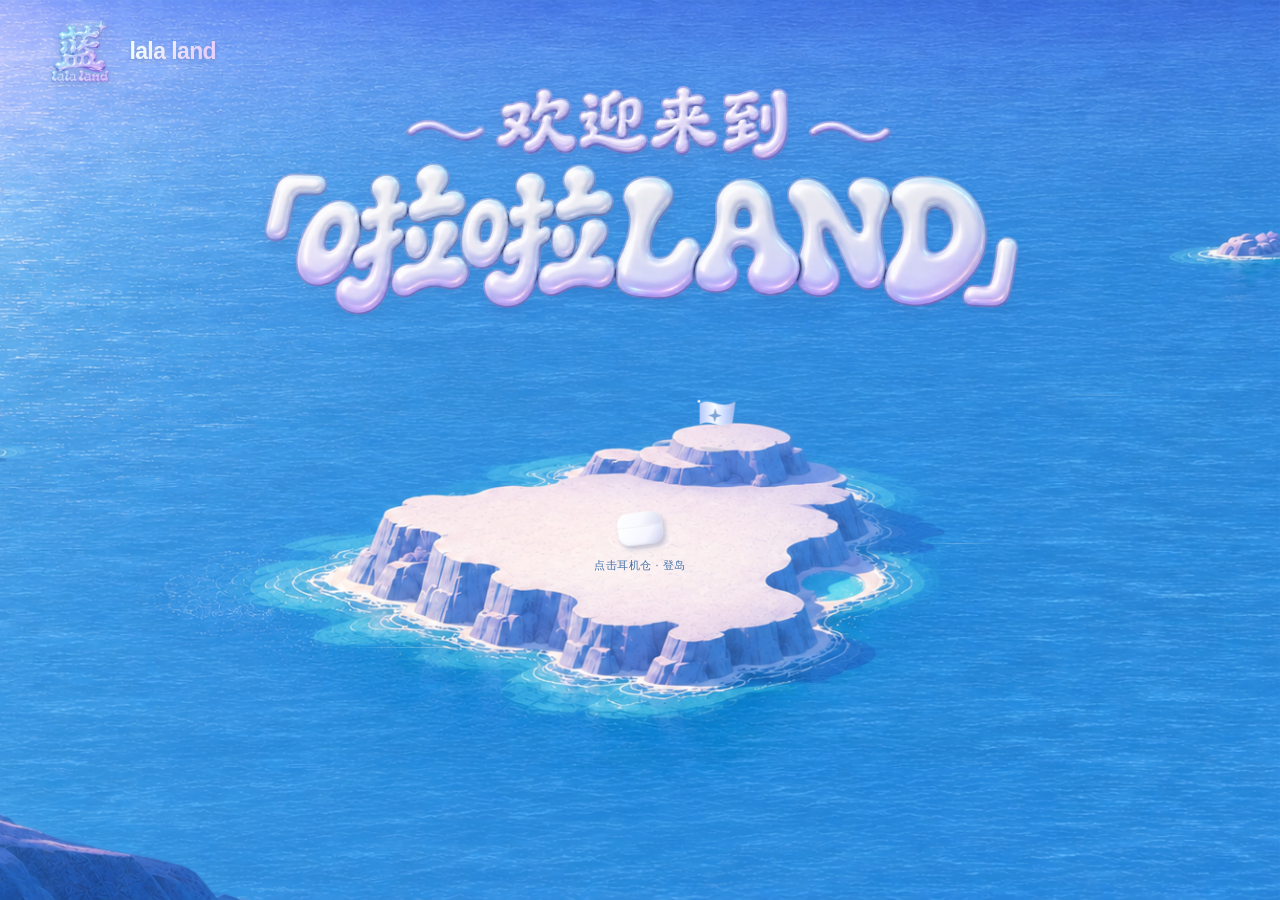
<file: index.html>
<!doctype html>
<html lang="zh-CN">
<head>
  <meta charset="utf-8">
  <meta name="viewport" content="width=device-width, initial-scale=1">
  <title>啦啦LAND · 蓝蓝’s land</title>
  <meta name="description" content="lala land · 蓝蓝的互动小岛 · AI-Lover 陪伴智能体 / 写作出版 / 用户研究 / AI 协作">
  <style>
    *, *::before, *::after { box-sizing: border-box; margin: 0; padding: 0; }
    :root {
      --cream: #fefcf6;
      --cream-dark: #faf6eb;
      --ink: #1a1a2e;
      --ink-light: #4f5364;
      --ink-faint: #8a8fa3;
      --blue: #2b7fd8;
      --blue-deep: #1e5ba8;
      --yellow: #f4d758;
      --red: #e84a5f;
      --green: #4ade80;
      --card: rgba(255, 255, 255, 0.88);
      --shadow: 0 18px 50px rgba(20, 34, 68, 0.22);
      --ease: cubic-bezier(0.16, 1, 0.3, 1);
    }

    html { overflow: hidden; background: var(--cream); }
    html.scroll-unlocked { overflow: auto; overflow-x: hidden; }
    body {
      min-height: 100vh;
      background: var(--cream);
      color: var(--ink);
      font-family: -apple-system, BlinkMacSystemFont, "Segoe UI", "PingFang SC", "Noto Sans SC", sans-serif;
      -webkit-font-smoothing: antialiased;
      letter-spacing: 0;
    }
    a { color: inherit; text-decoration: none; }
    button { font: inherit; color: inherit; }

    .tab-page { display: none; min-height: 100vh; }
    .tab-page.active { display: block; }

    .pill-nav {
      position: fixed;
      left: 50%;
      bottom: 5%;
      z-index: 1000;
      display: flex;
      gap: 4px;
      width: min(61vw, 860px);
      justify-content: space-between;
      padding: 5px 10px;
      border: 1px solid rgba(255, 255, 255, 0.65);
      border-radius: 999px;
      background: rgba(255, 255, 255, 0.22);
      box-shadow: inset 0 1px 0 rgba(255,255,255,.85), inset 0 -1px 0 rgba(255,255,255,.18), 0 10px 28px rgba(40,60,90,.08);
      -webkit-backdrop-filter: blur(22px) saturate(1.65);
      backdrop-filter: blur(22px) saturate(1.65);
      transform: translateX(-50%);
      transition: opacity 0.4s ease, transform 0.4s var(--ease);
    }
    .pill-nav.hidden-during-intro {
      opacity: 0;
      pointer-events: none;
      transform: translateX(-50%) translateY(16px);
    }
    .pill-nav button {
      flex: 1;
      border: 0;
      border-radius: 999px;
      background: transparent;
      padding: 10px 12px;
      color: #46597a;
      font-size: 14px;
      font-weight: 600;
      letter-spacing: 1px;
      cursor: pointer;
      white-space: nowrap;
    }
    .pill-nav button.active {
      color: #2c4468;
      background: rgba(255, 255, 255, 0.42);
      box-shadow: inset 0 1px 1px rgba(255,255,255,.8);
    }
    .pill-num {
      margin-right: 8px;
      opacity: 0.8;
      font: inherit;
    }

    .hero-section {
      position: relative;
      z-index: 10;
      display: flex;
      min-height: 100vh;
      flex-direction: column;
      align-items: center;
      justify-content: center;
      overflow: hidden;
      background: var(--cream);
    }
    .macbook-wrapper {
      display: flex;
      flex-direction: column;
      align-items: center;
      will-change: transform, opacity;
    }
    .macbook-wrapper.zoom-transition {
      transition: transform 1.5s cubic-bezier(0.4, 0, 0.2, 1), opacity 0.3s ease;
    }
    .macbook-screen-bezel {
      position: relative;
      width: 708px;
      max-width: 88vw;
      padding: 0 14px 14px;
      border-radius: 14px 14px 0 0;
      background: #2a2a30;
      cursor: pointer;
    }
    .macbook-notch {
      width: 130px;
      height: 14px;
      margin: 0 auto;
      border-radius: 0 0 10px 10px;
      background: #2a2a30;
    }
    .macbook-screen {
      position: relative;
      width: min(680px, calc(88vw - 28px));
      height: min(440px, 57vw);
      min-height: 290px;
      overflow: hidden;
      border-radius: 4px;
      background: var(--blue);
    }
    .macbook-screen::after,
    .exit-screen::after {
      content: "";
      position: absolute;
      inset: 0;
      z-index: 2;
      pointer-events: none;
      background: repeating-linear-gradient(0deg, transparent, transparent 2px, rgba(255,255,255,0.04) 2px, rgba(255,255,255,0.04) 3px);
    }
    .macbook-hinge {
      width: min(720px, 90vw);
      height: 3px;
      border-radius: 0 0 2px 2px;
      background: linear-gradient(180deg, #8a8a8e, #6e6e72);
    }
    .macbook-base {
      width: min(760px, 94vw);
      height: 14px;
      border-radius: 0 0 10px 10px;
      background: linear-gradient(180deg, #c8c8cc 0%, #a8a8ac 30%, #b8b8bc 70%, #9a9a9e 100%);
    }
    .macbook-shadow {
      width: min(700px, 86vw);
      height: 40px;
      margin-top: 4px;
      background: radial-gradient(ellipse at center, rgba(0,0,0,0.25), transparent 70%);
    }

    .terminal {
      position: relative;
      height: 100%;
      overflow: hidden;
      padding: 16px 20px;
      color: white;
      font-family: ui-monospace, SFMono-Regular, Menlo, Consolas, monospace;
      font-size: 13px;
      line-height: 1.7;
    }
    .terminal.scale-through {
      opacity: 0;
      filter: blur(2px);
      transform: scale(1.15);
      transition: transform 0.8s cubic-bezier(0.4, 0, 0.2, 1), opacity 0.8s cubic-bezier(0.4, 0, 0.2, 1), filter 0.8s cubic-bezier(0.4, 0, 0.2, 1);
    }
    .terminal-titlebar {
      display: flex;
      align-items: center;
      gap: 7px;
      margin-bottom: 14px;
      padding-bottom: 12px;
      border-bottom: 1px solid rgba(255,255,255,0.15);
    }
    .terminal-dot { width: 10px; height: 10px; border-radius: 50%; }
    .terminal-dot.red { background: #ff5f57; }
    .terminal-dot.yellow { background: #ffbd2e; }
    .terminal-dot.green { background: #28ca41; }
    .terminal-title {
      margin: 0 auto;
      color: rgba(255,255,255,0.55);
      font-family: sans-serif;
      font-size: 11px;
    }
    .term-line {
      opacity: 0;
      transform: translateY(6px);
      white-space: pre-wrap;
      word-break: break-word;
    }
    .term-line.visible { animation: lineReveal 0.35s ease forwards; }
    @keyframes lineReveal { to { opacity: 1; transform: translateY(0); } }
    .term-prompt { color: var(--yellow); font-weight: 800; }
    .term-cmd { color: #fff; font-weight: 600; }
    .term-output { color: rgba(255,255,255,0.88); }
    .term-gold {
      display: inline-block;
      border-radius: 3px;
      padding: 2px 8px;
      background: var(--yellow);
      color: var(--blue-deep);
      font-weight: 800;
    }
    .cursor {
      display: inline-block;
      width: 9px;
      height: 17px;
      margin-left: 2px;
      vertical-align: middle;
      background: white;
      animation: blink 1s step-end infinite;
    }
    @keyframes blink { 50% { opacity: 0; } }

    .hero-cta {
      margin-top: 36px;
      text-align: center;
      opacity: 0;
      cursor: pointer;
      transition: opacity 0.6s ease;
    }
    .hero-cta.visible { opacity: 1; }
    .hero-cta.hidden { opacity: 0; pointer-events: none; }
    .cta-text {
      color: var(--ink-faint);
      font-family: ui-monospace, SFMono-Regular, Menlo, Consolas, monospace;
      font-size: 13px;
      letter-spacing: 1px;
    }
    .cta-arrow {
      margin-top: 8px;
      color: var(--ink-faint);
      font-size: 18px;
      animation: bounce 1.6s ease infinite;
    }
    @keyframes bounce { 50% { transform: translateY(6px); } }
    .transition-overlay {
      position: fixed;
      inset: 0;
      z-index: 2000;
      opacity: 0;
      pointer-events: none;
      background: var(--blue);
      transition: opacity 0.22s ease;
    }
    .transition-overlay.active { opacity: 1; pointer-events: auto; }

    .desktop { position: relative; min-height: 100vh; background: var(--blue); }
    .desktop-menubar {
      position: sticky;
      top: 0;
      z-index: 40;
      display: flex;
      align-items: center;
      gap: 18px;
      height: 30px;
      padding: 0 18px;
      color: rgba(255,255,255,0.78);
      background: rgba(30, 91, 168, 0.22);
      backdrop-filter: blur(10px);
      font-size: 12px;
    }
    .mb-logo {
      color: var(--yellow);
      font-family: "Comic Sans MS", "Bradley Hand", cursive;
      font-weight: 800;
    }
    .mb-clock { margin-left: auto; font-family: ui-monospace, SFMono-Regular, Menlo, Consolas, monospace; }
    .desktop-surface {
      position: relative;
      height: calc(100vh - 30px);
      overflow: hidden;
      background: var(--blue);
    }
    .wp-star {
      position: absolute;
      z-index: 0;
      color: var(--yellow);
      font-size: var(--size, 14px);
      opacity: var(--op, 0.7);
      pointer-events: none;
      --push: translate(0, 0) scale(1);
      transform: var(--push);
      animation: wpTwinkle var(--dur, 3s) ease-in-out infinite, wpWobble var(--wdur, 4s) ease-in-out infinite;
      animation-delay: var(--delay, 0s);
      transition: transform 0.2s ease;
    }
    .wp-star.disturbed { animation-play-state: paused; opacity: 1 !important; }
    @keyframes wpTwinkle { 50% { opacity: calc(var(--op, 0.7) * 0.25); } }
    @keyframes wpWobble {
      0%, 100% { transform: var(--push) rotate(0deg) translateX(0); }
      25% { transform: var(--push) rotate(10deg) translateX(2px); }
      75% { transform: var(--push) rotate(-10deg) translateX(-2px); }
    }
    .click-star {
      position: fixed;
      z-index: 9999;
      pointer-events: none;
      color: var(--yellow);
      animation: starPop 0.75s ease-out forwards;
    }
    @keyframes starPop {
      0% { opacity: 0.9; transform: scale(0) rotate(0deg); }
      30% { opacity: 0.85; transform: scale(1.2) rotate(10deg); }
      100% { opacity: 0; transform: scale(0.8); }
    }
    .desktop-sticker {
      position: absolute;
      left: 15%;
      bottom: 20%;
      z-index: 4;
      width: min(300px, 34vw);
      min-width: 180px;
      cursor: grab;
      user-select: none;
      touch-action: none;
      transition: filter 0.2s ease, transform 0.2s ease;
    }
    .desktop-sticker:hover { filter: drop-shadow(0 8px 18px rgba(0,0,0,0.22)); transform: rotate(-1deg); }
    .desktop-sticker.dragging { cursor: grabbing; filter: drop-shadow(0 12px 24px rgba(0,0,0,.24)); transform: none; }
    .desktop-sticker img {
      display: block;
      width: 100%;
      border: 5px solid rgba(255,255,255,0.88);
      border-radius: 50%;
      box-shadow: 0 12px 30px rgba(0,0,0,0.18);
      pointer-events: none;
    }

    .desktop-icons {
      position: absolute;
      inset: 0;
      z-index: 5;
    }
    .dicon {
      position: absolute;
      display: flex;
      width: 82px;
      flex-direction: column;
      align-items: center;
      gap: 7px;
      padding: 10px 4px;
      border-radius: 10px;
      cursor: grab;
      user-select: none;
      touch-action: none;
      transition: background 0.15s, box-shadow 0.15s;
    }
    .dicon:hover { background: rgba(255,255,255,0.12); }
    .dicon.selected { background: rgba(255,255,255,0.16); box-shadow: inset 0 0 0 1px rgba(255,255,255,.22); }
    .dicon.dragging { z-index: 30; cursor: grabbing; background: rgba(255,255,255,0.2); }
    .dicon-art {
      position: relative;
      width: 48px;
      height: 48px;
      overflow: hidden;
      border-radius: 10px;
      background: white;
      box-shadow: 0 2px 6px rgba(0,0,0,0.18);
    }
    .dicon-art.folder { background: linear-gradient(180deg, #f8e07a, var(--yellow)); }
    .dicon-art.folder::before {
      content: "";
      position: absolute;
      top: 0;
      left: 5px;
      width: 20px;
      height: 8px;
      border-radius: 4px 4px 0 0;
      background: rgba(255,255,255,0.46);
    }
    .dicon-art.file { border: 1.5px solid rgba(43,127,216,0.3); }
    .dicon-art.file img { width: 100%; height: 100%; object-fit: cover; pointer-events: none; }
    .dicon-art.file::after {
      content: attr(data-ext);
      position: absolute;
      left: 50%;
      bottom: 4px;
      transform: translateX(-50%);
      border-radius: 3px;
      padding: 1px 5px;
      background: var(--blue-deep);
      color: #fff8e1;
      font-family: ui-monospace, SFMono-Regular, Menlo, Consolas, monospace;
      font-size: 8px;
      font-weight: 800;
    }
    .dicon-art.app-blue {
      display: grid;
      place-items: center;
      background: #fff8f0;
      border: 1.5px solid rgba(43,127,216,0.32);
    }
    .dicon-art.app-blue img {
      width: 38px;
      height: 38px;
      border-radius: 50%;
      object-fit: cover;
    }
    .dicon-label {
      color: rgba(255,255,255,0.93);
      font-family: ui-monospace, SFMono-Regular, Menlo, Consolas, monospace;
      font-size: 11px;
      line-height: 1.25;
      text-align: center;
      text-shadow: 0 1px 3px rgba(0,0,0,0.32);
      word-break: break-word;
    }
    .sync-folder-count { color: rgba(255,255,255,.72); font-size: 9px; }
    .sync-note-list { display: grid; gap: 8px; }
    .sync-note-item { border: 1px solid rgba(26,26,46,.1); border-radius: 6px; padding: 11px 12px; background: white; }
    .sync-note-item h3 { margin: 0 0 5px; font: 800 15px Georgia, "Songti SC", serif; }
    .sync-note-item p { margin: 0; color: var(--ink-light); font-size: 11px; line-height: 1.65; }

    .os-window {
      position: absolute;
      z-index: 100;
      width: min(540px, 88vw);
      overflow: hidden;
      border: 1px solid rgba(0,0,0,0.12);
      border-radius: 10px;
      background: var(--cream);
      box-shadow: var(--shadow), 0 0 0 0.5px rgba(0,0,0,0.06);
      animation: winPop 0.25s var(--ease);
    }
    @keyframes winPop { from { opacity: 0; transform: scale(0.92) translateY(8px); } }
    .os-dragbar {
      position: absolute;
      inset: 0 0 auto;
      z-index: 10;
      height: 36px;
      cursor: grab;
      user-select: none;
      touch-action: none;
    }
    .os-traffic {
      position: absolute;
      top: 12px;
      left: 12px;
      z-index: 11;
      display: flex;
      gap: 7px;
    }
    .os-traffic span {
      display: block;
      width: 12px;
      height: 12px;
      border-radius: 50%;
    }
    .tl-close { background: #ff5f56; cursor: pointer; }
    .tl-min { background: #ffbd2e; }
    .tl-max { background: #27c93f; }
    .os-external {
      position: absolute;
      top: 9px;
      right: 12px;
      z-index: 11;
      display: grid;
      place-items: center;
      width: 22px;
      height: 22px;
      color: rgba(0,0,0,0.44);
      cursor: pointer;
    }
    .os-body {
      max-height: min(58vh, 520px);
      overflow: auto;
      padding: 38px 26px 24px;
    }
    .os-body-iframe { height: calc(100% - 36px); max-height: none; padding: 36px 0 0; overflow: hidden; }
    .os-resize {
      position: absolute;
      right: 0;
      bottom: 0;
      z-index: 15;
      width: 16px;
      height: 16px;
      cursor: nwse-resize;
      touch-action: none;
    }
    .os-resize::after {
      content: "";
      position: absolute;
      right: 4px;
      bottom: 4px;
      width: 8px;
      height: 8px;
      border-right: 2px solid rgba(0,0,0,0.16);
      border-bottom: 2px solid rgba(0,0,0,0.16);
    }
    .win-folder {
      display: grid;
      grid-template-columns: repeat(3, 1fr);
      gap: 18px;
      text-align: center;
    }
    .folder-icon {
      display: grid;
      justify-items: center;
      gap: 8px;
      padding: 10px 4px;
      border-radius: 10px;
      cursor: pointer;
    }
    .folder-icon:hover { background: rgba(43,127,216,0.08); }
    .folder-icon-art {
      width: 48px;
      height: 48px;
      border-radius: 10px;
      background: white;
      box-shadow: 0 2px 7px rgba(0,0,0,0.14);
    }
    .folder-icon-art.file {
      position: relative;
      border: 1px solid rgba(43,127,216,0.24);
    }
    .folder-icon-art.file::after {
      content: attr(data-ext);
      position: absolute;
      left: 50%;
      bottom: 4px;
      transform: translateX(-50%);
      border-radius: 3px;
      padding: 1px 5px;
      background: var(--blue);
      color: white;
      font-size: 8px;
      font-weight: 800;
    }
    .folder-icon-label {
      color: var(--ink-light);
      font-size: 12px;
      line-height: 1.25;
    }

    .sayhi-heading {
      color: var(--ink);
      font-family: "Comic Sans MS", "Bradley Hand", cursive;
      font-size: 34px;
      font-weight: 800;
      line-height: 1.1;
    }
    .sayhi-sub {
      margin: 6px 0 22px;
      color: var(--ink-faint);
      font-family: ui-monospace, SFMono-Regular, Menlo, Consolas, monospace;
      font-size: 10px;
      text-transform: uppercase;
    }
    .services-grid {
      display: grid;
      grid-template-columns: 1fr 1fr;
      gap: 12px;
      margin-bottom: 22px;
    }
    .service-card {
      border: 1px solid rgba(43,127,216,0.18);
      border-radius: 14px;
      padding: 14px;
      background: white;
    }
    .service-title { margin-bottom: 6px; color: var(--blue-deep); font-size: 15px; font-weight: 800; }
    .service-desc { color: var(--ink-light); font-size: 13px; line-height: 1.6; }
    .sayhi-links {
      display: grid;
      gap: 8px;
      color: var(--ink-light);
      font-size: 13px;
    }
    .sayhi-links a { color: var(--blue); font-weight: 700; }

    .profile-card {
      display: grid;
      grid-template-columns: 108px 1fr;
      gap: 18px;
      align-items: start;
    }
    .profile-card img {
      width: 108px;
      height: 108px;
      border: 4px solid var(--blue);
      border-radius: 50%;
      object-fit: cover;
    }
    .profile-card h2 {
      margin-bottom: 8px;
      color: var(--ink);
      font-size: 28px;
    }
    .profile-card p {
      margin-bottom: 10px;
      color: var(--ink-light);
      font-size: 14px;
      line-height: 1.7;
    }
    .profile-meta {
      display: flex;
      flex-wrap: wrap;
      gap: 8px;
      margin-top: 12px;
    }
    .profile-meta span {
      border-radius: 999px;
      padding: 5px 10px;
      background: rgba(43,127,216,0.1);
      color: var(--blue-deep);
      font-size: 12px;
      font-weight: 700;
    }

    .blue-chat-window { width: min(720px, 92vw); height: min(560px, 78vh); }
    .blue-chat {
      display: flex;
      height: 100%;
      overflow: hidden;
      background: #f9f8f5;
    }
    .blue-sidebar {
      display: flex;
      width: 58px;
      flex-shrink: 0;
      flex-direction: column;
      align-items: center;
      justify-content: center;
      gap: 16px;
      border-right: 1px solid #e5e3df;
      background: #f9f8f5;
    }
    .blue-sidebar img,
    .bot-avatar img {
      width: 36px;
      height: 36px;
      border-radius: 50%;
      object-fit: cover;
    }
    .blue-main { display: flex; min-width: 0; flex: 1; flex-direction: column; }
    .blue-chat-window .os-dragbar { right: auto; width: 66px; }
    .blue-topbar {
      display: flex;
      flex-shrink: 0;
      align-items: center;
      gap: 18px;
      height: 38px;
      padding: 0 16px;
      border-bottom: 1px solid #eae8e4;
      background: #fafaf9;
    }
    .blue-tab {
      border: 0;
      padding: 10px 0;
      border-bottom: 2px solid transparent;
      background: transparent;
      color: #999;
      font-size: 12px;
      cursor: pointer;
    }
    .blue-tab.active { color: #111; border-bottom-color: #111; font-weight: 700; }
    .blue-search {
      display: flex;
      flex-shrink: 0;
      align-items: center;
      height: 30px;
      margin: 8px 14px;
      border-radius: 15px;
      padding: 0 12px;
      background: #efede9;
      color: #aaa;
      font-size: 12px;
    }
    .blue-search input { width: 100%; border: 0; outline: 0; background: transparent; color: #333; font: inherit; }
    .agent-pane { display: none; min-height: 0; flex: 1; flex-direction: column; overflow: hidden; }
    .agent-pane.active { display: flex; }
    .chat-log {
      display: flex;
      flex: 1;
      flex-direction: column;
      gap: 14px;
      overflow-y: auto;
      padding: 16px 18px;
    }
    .msg-user { align-self: flex-end; max-width: 72%; }
    .msg-user .bubble {
      border-radius: 10px;
      padding: 9px 14px;
      background: #e8e6e1;
      color: #111;
      font-size: 13px;
      line-height: 1.6;
    }
    .msg-bot { display: flex; max-width: 86%; gap: 8px; align-items: flex-start; }
    .bot-avatar img { width: 22px; height: 22px; }
    .bot-content { color: #111; font-size: 13px; line-height: 1.7; }
    .bot-mutter { margin-bottom: 3px; color: #999; font-size: 12px; }
    .blue-input-bar { flex-shrink: 0; padding: 10px 12px; background: #f9f8f5; }
    .blue-input {
      position: relative;
      display: flex;
      min-height: 68px;
      align-items: flex-start;
      gap: 10px;
      border: 1px solid #e0dfdb;
      border-radius: 12px;
      padding: 10px 12px 32px;
      background: #fafaf8;
      color: #aaa;
      font-size: 13px;
    }
    .blue-input textarea { width: 100%; min-height: 30px; max-height: 76px; resize: none; border: 0; outline: 0; background: transparent; color: #222; font: inherit; line-height: 1.5; }
    .agent-send { position: absolute; right: 12px; bottom: 7px; border: 0; border-radius: 5px; padding: 4px 8px; background: var(--blue); color: white; font-size: 11px; font-weight: 800; }
    .blue-input-footer {
      position: absolute;
      left: 14px;
      right: 62px;
      bottom: 8px;
      display: flex;
      justify-content: flex-start;
      color: #333;
      font-size: 12px;
      font-weight: 700;
    }
    .quick-questions { display: flex; flex-wrap: wrap; gap: 6px; margin: 3px 0 4px 30px; }
    .quick-question { border: 1px solid rgba(43,127,216,.25); border-radius: 5px; padding: 7px 9px; background: #f2f7fd; color: var(--blue-deep); font-size: 11px; font-weight: 750; }
    .quick-question:hover { border-color: var(--blue); background: #e7f2fd; }
    .typing-dots { display: inline-flex; gap: 3px; padding: 4px 0; }
    .typing-dots i { width: 5px; height: 5px; border-radius: 50%; background: #aaa; animation: agentDot .9s infinite alternate; }
    .typing-dots i:nth-child(2) { animation-delay: .15s; }
    .typing-dots i:nth-child(3) { animation-delay: .3s; }
    @keyframes agentDot { to { transform: translateY(-4px); background: var(--blue); } }
    .agent-panel-scroll { flex: 1; overflow-y: auto; padding: 14px 16px 18px; }
    .agent-panel-head { display: flex; align-items: end; justify-content: space-between; gap: 14px; border-bottom: 2px solid #202133; padding-bottom: 10px; }
    .agent-panel-head h3 { margin: 0; font: 850 21px Georgia, "Songti SC", serif; }
    .agent-panel-head span { color: #999; font-size: 10px; }
    .agent-grid { display: grid; grid-template-columns: repeat(2, 1fr); gap: 8px; margin-top: 12px; }
    .agent-item { position: relative; border: 1px solid #e2e0dc; border-radius: 6px; padding: 12px; background: white; }
    .agent-item small { color: var(--blue); font: 800 9px ui-monospace, monospace; }
    .agent-item h4 { margin: 10px 0 6px; font-size: 13px; }
    .agent-item p { margin: 0; color: #777; font-size: 10px; line-height: 1.55; }
    .agent-item a { display: inline-block; margin-top: 10px; color: var(--blue-deep); font-size: 10px; font-weight: 800; }
    .spark-button, .agent-add-button { border: 0; border-radius: 5px; padding: 8px 10px; background: var(--yellow); color: var(--ink); font-size: 10px; font-weight: 850; }
    .spark-output { margin-top: 12px; border-left: 4px solid var(--yellow); padding: 16px; background: white; font: 750 15px/1.7 Georgia, "Songti SC", serif; }
    .agent-task-list { display: grid; gap: 7px; margin-top: 12px; }
    .agent-task { display: grid; grid-template-columns: 20px 1fr auto; gap: 8px; align-items: center; border-bottom: 1px solid #e7e5e0; padding: 10px 2px; font-size: 11px; }
    .agent-task input { accent-color: var(--blue); }
    .agent-task:has(input:checked) span { color: #999; text-decoration: line-through; }
    .agent-task time { color: #aaa; font: 700 9px ui-monospace, monospace; }
    .agent-add-row { display: grid; grid-template-columns: 1fr 110px auto; gap: 7px; margin-top: 14px; }
    .agent-add-row input { min-width: 0; height: 34px; border: 1px solid #ddd; border-radius: 5px; padding: 0 8px; background: white; font-size: 10px; }
    .favorite-toggle { position: absolute; right: 9px; top: 9px; border: 0; background: transparent; color: #bbb; font-size: 17px; }
    .favorite-toggle.saved { color: var(--red); }

    .exit-section {
      position: relative;
      height: 220vh;
      background: var(--cream);
    }
    .exit-sticky {
      position: sticky;
      top: 0;
      display: grid;
      min-height: 100vh;
      place-items: center;
      overflow: hidden;
    }
    .exit-macbook-wrapper {
      display: flex;
      flex-direction: column;
      align-items: center;
      transform-origin: center;
    }
    .exit-bezel {
      width: 708px;
      max-width: 88vw;
      padding: 0 14px 14px;
      border-radius: 14px 14px 0 0;
      background: #2a2a30;
    }
    .exit-notch {
      width: 130px;
      height: 14px;
      margin: 0 auto;
      border-radius: 0 0 10px 10px;
      background: #2a2a30;
    }
    .exit-screen {
      position: relative;
      width: min(680px, calc(88vw - 28px));
      height: min(440px, 57vw);
      min-height: 290px;
      overflow: hidden;
      border-radius: 4px;
      background: var(--blue);
    }
    .goodbye-screen {
      position: absolute;
      inset: 0;
      display: flex;
      flex-direction: column;
      opacity: 0;
      color: white;
      background: var(--blue);
    }
    .goodbye-screen.visible { opacity: 1; }
    .goodbye-titlebar {
      display: flex;
      align-items: center;
      gap: 7px;
      padding: 14px 18px 12px;
      border-bottom: 1px solid rgba(255,255,255,0.16);
    }
    .goodbye-title-text {
      margin: 0 auto;
      color: rgba(255,255,255,0.55);
      font-size: 11px;
    }
    .goodbye-body {
      flex: 1;
      padding: 18px 22px;
      font-family: ui-monospace, SFMono-Regular, Menlo, Consolas, monospace;
      font-size: 13px;
      line-height: 1.8;
    }
    .gt-prompt { color: var(--yellow); font-weight: 800; }
    .gt-output { color: rgba(255,255,255,0.86); }
    .gt-output a { color: white; text-decoration: underline; }
    .gt-dim { color: rgba(255,255,255,0.6); }
    .gt-gold { display: inline-block; border-radius: 3px; padding: 1px 6px; background: var(--yellow); color: var(--blue-deep); font-weight: 800; }
    .goodbye-footer {
      padding: 0 20px 16px;
      color: rgba(255,255,255,0.5);
      font-size: 11px;
      text-align: center;
    }
    .exit-hinge { width: min(720px, 90vw); height: 3px; background: linear-gradient(180deg, #8a8a8e, #6e6e72); }
    .exit-base { width: min(760px, 94vw); height: 14px; border-radius: 0 0 10px 10px; background: linear-gradient(180deg, #c8c8cc 0%, #a8a8ac 30%, #b8b8bc 70%, #9a9a9e 100%); }
    .exit-shadow { width: min(700px, 86vw); height: 40px; margin-top: 4px; background: radial-gradient(ellipse at center, rgba(0,0,0,0.24), transparent 70%); }
    .back-to-top {
      position: absolute;
      left: 0;
      right: 0;
      bottom: 12vh;
      text-align: center;
    }
    .back-to-top a {
      display: inline-flex;
      align-items: center;
      gap: 8px;
      border-radius: 999px;
      padding: 11px 18px;
      background: white;
      box-shadow: 0 10px 30px rgba(20, 34, 68, 0.12);
      color: var(--blue-deep);
      font-size: 13px;
      font-weight: 800;
    }

    .works-page { min-height: 100vh; padding-bottom: 110px; background: var(--cream); }
    .works-hero {
      position: relative;
      display: flex;
      min-height: min(820px, 86vh);
      flex-direction: column;
      justify-content: center;
      overflow: hidden;
      border-bottom: 1px solid rgba(26,26,46,.12);
      padding: clamp(62px, 8vw, 108px) min(7vw, 96px) 54px;
      background: var(--cream);
    }
    .works-hero-avatar {
      position: absolute;
      right: 7vw;
      top: 9%;
      width: min(27vw, 350px);
      aspect-ratio: 1;
      border: 7px solid white;
      border-radius: 50%;
      object-fit: cover;
      opacity: .82;
      box-shadow: 0 18px 46px rgba(43,127,216,.15);
    }
    .works-hero-copy { position: relative; z-index: 2; width: min(820px, 72%); }
    .works-kicker { color: var(--blue); font-family: ui-monospace, SFMono-Regular, Menlo, Consolas, monospace; font-size: 11px; font-weight: 850; text-transform: uppercase; }
    .workflow-headline { margin: 15px 0 12px; font: 900 clamp(2.8rem, 6vw, 4.8rem)/.96 Georgia, "Songti SC", serif; }
    .workflow-headline em { color: var(--red); font-style: normal; }
    .workflow-subtitle { max-width: 650px; color: var(--ink-light); font-size: clamp(.96rem, 1.6vw, 1.2rem); line-height: 1.75; }
    .workflow-columns { position: relative; z-index: 2; display: grid; grid-template-columns: repeat(3, 1fr); gap: clamp(18px, 4vw, 56px); width: min(1180px, 100%); margin-top: clamp(38px, 6vw, 72px); }
    .workflow-col { border-top: 3px solid var(--ink); padding-top: 15px; }
    .workflow-col:nth-child(2) { border-color: var(--blue); }
    .workflow-col:nth-child(3) { border-color: var(--red); }
    .workflow-col-title { margin-bottom: 10px; color: var(--blue); font-family: ui-monospace, SFMono-Regular, Menlo, Consolas, monospace; font-size: 10px; font-weight: 850; }
    .workflow-item { display: grid; grid-template-columns: 72px 1fr; gap: 8px; padding: 8px 0; border-top: 1px solid rgba(26,26,46,.1); font-size: 11px; line-height: 1.55; }
    .workflow-item-label { font-weight: 850; }
    .workflow-item-desc { color: var(--ink-light); }
    .portfolio { width: min(1180px, calc(100% - 36px)); margin: 0 auto; padding-top: clamp(70px, 10vw, 120px); }
    .section-label { color: var(--blue); font-family: ui-monospace, SFMono-Regular, Menlo, Consolas, monospace; font-size: 11px; font-weight: 850; }
    .section-heading { margin: 10px 0 42px; font: 900 clamp(2rem, 4.6vw, 3.45rem)/1.04 Georgia, "Songti SC", serif; }
    .portfolio-row { display: grid; grid-template-columns: 1.08fr .92fr; gap: clamp(30px, 7vw, 90px); align-items: center; border-top: 1px solid rgba(26,26,46,.14); padding: clamp(46px, 7vw, 86px) 0; }
    .portfolio-row:nth-child(even) .portfolio-media { order: 2; }
    .portfolio-media { position: relative; min-width: 0; }
    .portfolio-media > img { display: block; width: 100%; max-height: 550px; border-radius: 8px; object-fit: cover; object-position: top; background: #eaf2fb; }
    .portfolio-media.book { display: grid; place-items: center; min-height: 540px; background: var(--blue); }
    .portfolio-media.book > img { width: min(68%, 390px); max-height: 480px; border: 7px solid white; object-fit: contain; box-shadow: 0 24px 54px rgba(20,42,80,.3); transform: rotate(-2deg); }
    .travel-collage { position: relative; min-height: 550px; overflow: hidden; border-radius: 8px; background: var(--yellow); }
    .travel-collage iframe { position: absolute; width: 58%; height: 70%; border: 6px solid white; border-radius: 7px; background: white; box-shadow: 0 18px 38px rgba(33,42,62,.18); pointer-events: none; }
    .travel-collage iframe:first-child { left: 5%; top: 7%; transform: rotate(-3deg); }
    .travel-collage iframe:nth-child(2) { right: 4%; bottom: 6%; transform: rotate(3deg); }
    .literary-showcase { display: block; border-radius: 8px; background: transparent; }
    .literary-showcase > img { display: block; width: 100%; height: auto; max-height: none; border-radius: 8px; object-fit: contain; filter: drop-shadow(0 18px 28px rgba(33,42,62,.12)); transition: transform .35s ease, filter .35s ease; }
    .literary-showcase:hover > img { transform: translateY(-4px); filter: drop-shadow(0 22px 34px rgba(33,42,62,.16)); }
    .portfolio-copy .dim-num { color: var(--red); font-family: ui-monospace, SFMono-Regular, Menlo, Consolas, monospace; font-size: 10px; font-weight: 850; }
    .portfolio-copy h3 { margin: 11px 0 15px; font: 900 clamp(1.7rem, 3vw, 2.55rem)/1.08 Georgia, "Songti SC", serif; }
    .dim-desc { color: var(--ink-light); font-size: 14px; line-height: 1.85; }
    .project-facts { display: grid; gap: 0; margin-top: 22px; border-top: 1px solid rgba(26,26,46,.14); }
    .project-fact { display: grid; grid-template-columns: 85px 1fr; gap: 14px; border-bottom: 1px solid rgba(26,26,46,.1); padding: 11px 0; color: var(--ink-light); font-size: 11px; line-height: 1.55; }
    .project-fact b { color: var(--ink); }
    .project-link { display: inline-flex; align-items: center; gap: 8px; margin-top: 24px; border-radius: 5px; padding: 10px 13px; background: var(--blue); color: white; font-size: 12px; font-weight: 850; }
    .project-link.yellow { background: var(--yellow); color: var(--ink); }
    .dim-works-list { display: grid; gap: 7px; margin-top: 16px; }
    .dim-work-item { display: flex; align-items: center; justify-content: space-between; gap: 12px; border-radius: 6px; padding: 10px 11px; background: var(--cream-dark); color: var(--ink-light); font-size: 12px; line-height: 1.4; }
    .dim-work-item:hover { color: var(--blue-deep); background: rgba(43,127,216,.1); }
    .research-strip { display: grid; grid-template-columns: .7fr 1.3fr; gap: clamp(28px, 8vw, 100px); margin-top: 25px; border-radius: 8px; padding: clamp(34px, 6vw, 68px); background: var(--yellow); }
    .research-strip h3 { margin: 10px 0; font: 900 clamp(1.7rem, 3.8vw, 2.8rem)/1.05 Georgia, "Songti SC", serif; }
    .research-data { display: grid; grid-template-columns: repeat(2, 1fr); border-top: 3px solid var(--ink); }
    .research-data div { min-height: 120px; border-right: 1px solid rgba(26,26,46,.18); border-bottom: 1px solid rgba(26,26,46,.18); padding: 20px; }
    .research-data strong { display: block; font: 900 2rem Georgia, serif; }
    .research-data span { color: var(--ink-light); font-size: 10px; }
    .works-footer { padding: 34px 18px 80px; color: var(--ink-faint); font-size: 10px; text-align: center; }

    .canvas-page {
      position: relative;
      height: 100vh;
      background: var(--cream);
    }
    .canvas-page iframe {
      width: 100%;
      height: 100%;
      border: 0;
      display: block;
    }
    .canvas-hint {
      position: fixed;
      top: 24px;
      left: 50%;
      z-index: 10;
      border-radius: 6px;
      padding: 8px 14px;
      background: rgba(255,255,255,0.88);
      color: var(--ink-light);
      box-shadow: 0 8px 24px rgba(26,26,46,0.12);
      transform: translateX(-50%);
      font-size: 12px;
      font-weight: 700;
    }

    @media (max-width: 860px) {
      .pill-nav { bottom: 14px; max-width: calc(100vw - 20px); overflow-x: auto; }
      .pill-nav button { padding: 8px 13px; font-size: 12px; }
      .desktop-surface { height: calc(100vh - 30px); min-height: 700px; }
      .desktop-sticker { left: 9%; bottom: 35%; width: 220px; }
      .dicon { width: 70px; }
      .dicon-art { width: 42px; height: 42px; }
      .dicon-label { font-size: 10px; }
      .services-grid, .workflow-columns { grid-template-columns: 1fr; }
      .profile-card { grid-template-columns: 1fr; text-align: center; }
      .profile-card img { margin: 0 auto; }
      .win-folder { grid-template-columns: repeat(2, 1fr); }
      .works-hero { min-height: 920px; padding: 56px 18px 50px; justify-content: flex-start; }
      .works-hero-avatar { right: 18px; top: 90px; width: 180px; opacity: .22; }
      .works-hero-copy { width: 100%; }
      .workflow-columns { margin-top: 38px; }
      .workflow-item { grid-template-columns: 78px 1fr; }
      .portfolio-row, .research-strip { grid-template-columns: 1fr; }
      .portfolio-row:nth-child(even) .portfolio-media { order: 0; }
      .portfolio-media.book { min-height: 480px; }
      .travel-collage { min-height: 480px; }
      .blue-chat-window { width: 96vw; height: 74vh; }
      .blue-sidebar { width: 46px; }
      .blue-topbar { gap: 12px; padding: 0 10px; }
      .blue-tab { font-size: 11px; }
      .chat-log { padding: 12px 10px; }
    }
  </style>
  <link rel="stylesheet" href="assets/lanland.css?v=20261114-bgm6">
  <link rel="stylesheet" href="assets/experience-flow.css?v=2">
  <link rel="stylesheet" href="assets/ai-lover.css">
<link rel="icon" href="assets/lala-land-logo-gradient.png" type="image/png">
<link rel="stylesheet" href="assets/scene-motion.css?v=20261116-motion2">
</head>
<body>
  <a class="island-return" id="islandReturn" href="#home">← 返回岛屿</a>
  <div class="transition-overlay" id="transitionOverlay"></div>

  <main class="tab-page active" id="page-home">
    <section class="land" id="desktop" aria-label="lala land 互动岛屿">
      <header class="land-topbar">
        <a class="land-brand" href="#home" aria-label="蓝蓝的 lala land 首页"><img src="assets/lala-land-logo-gradient.png" alt="蓝" width="1488" height="1088"><span>lala land</span></a>
      </header>
      <div class="land-stage" id="desktopSurface">
        <div class="land-copy"><h1 class="sr-only">欢迎来到「啦啦LAND」</h1><img class="welcome-title" src="assets/lala-welcome-title.png" alt="" width="2172" height="724" fetchpriority="high"></div>
        <div class="ocean-world" aria-hidden="true"><img src="assets/lala-sea-open.png" alt="" width="1672" height="941" fetchpriority="high"><svg class="island-flag" viewBox="0 0 100 120" aria-hidden="true"><defs><linearGradient id="sea-pole" x2="1" y2="0"><stop stop-color="#fafcff"/><stop offset=".45" stop-color="#c4e1f3"/><stop offset="1" stop-color="#7387b8"/></linearGradient><linearGradient id="sea-cloth"><stop stop-color="#b5c9fc"/><stop offset=".42" stop-color="#fafcff"/><stop offset=".72" stop-color="#c7d9ff"/><stop offset="1" stop-color="#a6b7eb"/></linearGradient></defs><ellipse cx="52" cy="111" rx="34" ry="5" fill="#4b6f9b" opacity=".18" transform="rotate(10 52 111)"/><path d="M17 108V12" stroke="url(#sea-pole)" stroke-width="3" stroke-linecap="round"/><circle cx="17" cy="10" r="3" fill="#f4f6ff"/><g class="flag-cloth"><path d="M19 15C42 2 58 28 91 12L85 54C55 69 42 44 19 57Z" fill="url(#sea-cloth)" stroke="#f0f7ff" stroke-width=".7"/><path d="M50 25L54 36L64 40L53 43L49 54L46 43L36 39L47 36Z" fill="#6a94d0" opacity=".85"/><path d="M25 18C45 12 59 34 84 21" fill="none" stroke="#fff" opacity=".55"/></g></svg></div>
        <div class="courtyard-world" aria-hidden="true"><img src="assets/lala-island-interior.png" alt="" width="1672" height="941"></div><div class="walk-trail" aria-hidden="true"><svg viewBox="0 0 210 240"><path class="trail-line" d="M42 54 C 70 96, 12 117, 45 151 S 66 194, 35 226"/><g class="trail-foot" transform="translate(52 91) rotate(22)"><ellipse cx="-6" cy="0" rx="4" ry="8"/><ellipse cx="9" cy="15" rx="4" ry="8"/></g><g class="trail-foot" transform="translate(33 146) rotate(-24)"><ellipse cx="-6" cy="0" rx="4" ry="8"/><ellipse cx="9" cy="15" rx="4" ry="8"/></g><g class="trail-foot" transform="translate(55 194) rotate(19)"><ellipse cx="-6" cy="0" rx="4" ry="8"/><ellipse cx="9" cy="15" rx="4" ry="8"/></g></svg><span>走进lalaland岛上的风景吧</span></div><button class="walk-flag" id="islandWalkFlag" type="button" aria-label="点亮旗子，进入和蓝蓝走一走"><svg class="walk-flag-art" viewBox="0 0 100 120" aria-hidden="true"><defs><linearGradient id="court-pole" x2="1" y2="0"><stop stop-color="#fafcff"/><stop offset=".45" stop-color="#c4e1f3"/><stop offset="1" stop-color="#7387b8"/></linearGradient><linearGradient id="court-cloth"><stop stop-color="#b5c9fc"/><stop offset=".42" stop-color="#fafcff"/><stop offset=".72" stop-color="#c7d9ff"/><stop offset="1" stop-color="#a6b7eb"/></linearGradient></defs><ellipse cx="52" cy="111" rx="34" ry="5" fill="#4b6f9b" opacity=".18" transform="rotate(10 52 111)"/><path d="M17 108V12" stroke="url(#court-pole)" stroke-width="3" stroke-linecap="round"/><circle cx="17" cy="10" r="3" fill="#f4f6ff"/><g class="flag-cloth"><path d="M19 15C42 2 58 28 91 12L85 54C55 69 42 44 19 57Z" fill="url(#court-cloth)" stroke="#f0f7ff" stroke-width=".7"/><path d="M50 25L54 36L64 40L53 43L49 54L46 43L36 39L47 36Z" fill="#6a94d0" opacity=".85"/><path d="M25 18C45 12 59 34 84 21" fill="none" stroke="#fff" opacity=".55"/></g></svg><span class="walk-flag-label">点旗子 · 和蓝蓝走一走 ↗</span></button>
        <div class="sea-glints" aria-hidden="true"></div>


        <div class="island-avatar" id="lanlanSticker"><div class="avatar-disc"><img src="assets/lanlan-avatar.png" alt="蓝蓝的蓝色手绘头像"><img class="avatar-listening" src="assets/lanlan-headphones.png" alt="戴着白色耳机听歌的蓝蓝"></div><span class="avatar-caption" id="avatarCaption">岛主蓝蓝 · 等你登岛</span><span class="music-note" aria-hidden="true">♪</span><span class="music-note two" aria-hidden="true">♫</span></div>
        <div class="case-anchor"><span class="case-beacon" aria-hidden="true"></span><button type="button" class="airpods-case" id="airpodsCase" aria-label="点击耳机仓，拉近镜头登岛" aria-expanded="false" aria-controls="islandFolders"><span class="case-interior"></span><span class="airpod left"></span><span class="airpod right"></span><span class="case-bottom"></span><span class="case-lid"></span></button><div class="case-hint" id="caseHint"><b>点击耳机仓 · 登岛</b></div></div>
        <div class="land-folders" id="islandFolders" inert>
          <button class="land-folder" type="button" data-win="win-profile" style="--tilt:-9deg"><span class="folder-shape"><span class="folder-glyph">☺</span></span><span class="folder-label">关于蓝蓝</span></button>
          <button class="land-folder" type="button" data-href="works/ai-lover.html" style="--tilt:8deg"><span class="folder-shape"><span class="folder-glyph">♡</span></span><span class="folder-label">AI-Lover 陪伴智能体</span></button>
          <button class="land-folder" type="button" data-href="works/tea-road.html" style="--tilt:-7deg"><span class="folder-shape"><span class="folder-glyph">文</span></span><span class="folder-label">《遇见东方》</span></button>
          <button class="land-folder" type="button" data-win="win-xhs" style="--tilt:11deg"><span class="folder-shape"><span class="folder-glyph">✳</span></span><span class="folder-label">小红书日常</span></button>
          <button class="land-folder literary-record" type="button" data-href="works/literary-workbench/index.html" style="--tilt:-5deg"><span class="folder-shape"><img class="folder-glyph-img" src="assets/literary-record-icon.png" alt=""></span><span class="folder-label">文学笺读工作台</span></button>
          <button class="land-folder" type="button" data-href="works/kyoto-map.html" style="--tilt:9deg"><span class="folder-shape"><span class="folder-glyph">⌁</span></span><span class="folder-label">旅行故事地图</span></button>
          <button class="land-folder" type="button" data-win="win-writing" style="--tilt:-10deg"><span class="folder-shape"><span class="folder-glyph">✎</span></span><span class="folder-label">写作课研究</span></button>
          <button class="land-folder" type="button" data-win="win-campus" style="--tilt:6deg"><span class="folder-shape"><span class="folder-glyph">↝</span></span><span class="folder-label">WHU → NJU</span></button>
          <button class="land-folder" type="button" data-win="win-bluechat" style="--tilt:-8deg"><span class="folder-shape"><span class="folder-glyph">✦</span></span><span class="folder-label">蓝蓝 Agent</span></button>
          <button class="land-folder" type="button" data-win="win-work" style="--tilt:5deg"><span class="folder-shape"><span class="folder-glyph">↗</span></span><span class="folder-label">Work with me</span></button>
        </div>
        <div class="land-controls" id="landControls" inert><button type="button" id="randomFolder">✧ 随机逛逛</button><div class="land-sound"><button type="button" id="soundToggle" aria-pressed="true" aria-label="关闭声音"><svg class="sound-on" viewBox="0 0 24 24" aria-hidden="true"><path fill="currentColor" d="M4 9.5v5h3.2L12 18.6V5.4L7.2 9.5H4z"/><path fill="none" stroke="currentColor" stroke-width="1.7" stroke-linecap="round" d="M15.2 9.2a3.6 3.6 0 0 1 0 5.6M17.6 7a6.2 6.2 0 0 1 0 10"/></svg><svg class="sound-off" viewBox="0 0 24 24" aria-hidden="true" hidden><path fill="currentColor" d="M4 9.5v5h3.2L12 18.6V5.4L7.2 9.5H4z"/><path fill="none" stroke="currentColor" stroke-width="1.7" stroke-linecap="round" d="M16 10l4 4M20 10l-4 4"/></svg></button><input id="soundVolume" type="range" min="0" max="100" value="70" aria-label="音量"></div><button type="button" id="tidyFolders" aria-pressed="false">⠿ 一键整理</button><button type="button" id="scatterFolders" aria-pressed="true">↝ 自由散落</button></div>
        <button type="button" class="land-return" id="returnToSea" disabled>↖ 返回海面</button>
        <p class="land-status" id="landStatus" role="status" aria-live="polite">打开耳机仓，让好奇心登岛。</p>

        <template id="win-profile">
          <div class="os-window" data-title="关于蓝蓝" style="width:620px;">
            <div class="os-body">
              <div class="profile-card">
                <img src="assets/lanlan-avatar.png" alt="蓝蓝头像">
                <div>
                  <h2>蓝蓝</h2>
                  <p>WHU-NJU。养成系博主，在广阔天地寻找自己。</p>
                  <p>我把日常、vlog、旅行、校园和 AI 协作都收进自己的小岛里。这里是主页，也是一个慢慢生长的个人世界。</p>
                  <div class="profile-meta">
                    <span>ENFP</span><span>22 岁</span><span>湖北武汉</span><span>vlog 博主</span><span>武汉大学</span><span>南京大学</span>
                  </div>
                </div>
              </div>
            </div>
          </div>
        </template>

        <template id="win-xhs">
          <div class="os-window" data-title="小红书主页" data-url="xiaohongshu.com/user/profile/62fb319c000000001200fe1d" style="width:520px;">
            <div class="os-body">
              <div class="sayhi-heading">啦啦蓝</div>
              <div class="sayhi-sub">xiaohongshu / vlog / daily notes</div>
              <div class="services-grid">
                <div class="service-card">
                  <div class="service-title">主页数据</div>
                  <div class="service-desc">389 关注<br>2333 粉丝<br>2.9 万获赞与收藏</div>
                </div>
                <div class="service-card">
                  <div class="service-title">账号简介</div>
                  <div class="service-desc">WHU-NJU<br>养成系博主<br>分享日常 / 订阅 vlog</div>
                </div>
              </div>
              <div class="dim-works-list">
                <a class="dim-work-item" href="https://www.xiaohongshu.com/user/profile/62fb319c000000001200fe1d/640fcf080000000007038dcb" target="_blank"><span>置顶：最后还是发了朋友圈的一张照片</span><span>3339</span></a>
                <a class="dim-work-item" href="https://www.xiaohongshu.com/user/profile/62fb319c000000001200fe1d/6a40b9900000000008003871" target="_blank"><span>武大四年，是未竟的迦南，是撒马尔罕。</span><span>153</span></a>
                <a class="dim-work-item" href="https://www.xiaohongshu.com/user/profile/62fb319c000000001200fe1d/69ff00ee00000000230059f4" target="_blank"><span>曼谷一天 Citywalk</span><span>71</span></a>
              </div>
              <div class="sayhi-links" style="margin-top:16px;">
                <span><a href="https://www.xiaohongshu.com/user/profile/62fb319c000000001200fe1d" target="_blank">打开小红书主页</a></span>
              </div>
            </div>
          </div>
        </template>

        <template id="win-work">
          <div class="os-window" data-title="Work With Me" data-url="1839754990@qq.com">
            <div class="os-body">
              <div class="sayhi-heading">Work With Me</div>
              <div class="sayhi-sub">1 蓝蓝 + AI = 1 Team</div>
              <div class="services-grid">
                <div class="service-card">
                  <div class="service-title">内容合作</div>
                  <div class="service-desc">校园生活 / 旅行记录 / 女大学生日常 / 品牌种草<br>小红书 @啦啦蓝</div>
                </div>
                <div class="service-card">
                  <div class="service-title">AI 产品 · Spark / 火花</div>
                  <div class="service-desc">AI-Lover 陪伴智能体 / Travel Skill / 研究型小工具 / 从想法到可操作网页</div>
                </div>
              </div>
              <div class="sayhi-links">
                <span>邮箱：<a href="mailto:1839754990@qq.com">1839754990@qq.com</a></span>
                <span>小红书：<a href="https://www.xiaohongshu.com/user/profile/62fb319c000000001200fe1d" target="_blank">啦啦蓝</a></span>
              </div>
            </div>
          </div>
        </template>

        <template id="win-writing">
          <div class="os-window" data-title="线上写作课研究" style="width:560px;">
            <div class="os-body">
              <div class="sayhi-heading">Writing Course Research</div>
              <div class="sayhi-sub">knowledge service / online writing courses</div>
              <p class="dim-desc">从知识服务视角研究线上中文写作课的供给端模式，观察传统媒体、互联网平台和个人 IP 如何把经验、陪跑和工具变成课程服务。</p>
              <div class="services-grid" style="margin-top:18px;">
                <div class="service-card"><div class="service-title">研究方向</div><div class="service-desc">AI 写作兴起后的课程供给、服务交付和创作者 IP 标准化。</div></div>
                <div class="service-card"><div class="service-title">方法</div><div class="service-desc">问卷、访谈、榜单分析、用户评价整理和模式比较。</div></div>
              </div>
            </div>
          </div>
        </template>

        <template id="win-campus">
          <div class="os-window" data-title="WHU 到 NJU" style="width:520px;">
            <div class="os-body">
              <div class="sayhi-heading">WHU - NJU</div>
              <div class="sayhi-sub">literature / campus / growing log</div>
              <p class="dim-desc">2022-2026 武汉大学文学院，2026-2029 南京大学文学院。关键词：中文、现当代文学、内容运营、用户研究、AI 产品、写作和旅行。</p>
              <div class="dim-works-list">
                <a class="dim-work-item" href="#works"><span>本科国家奖学金 / 武汉大学优秀学生</span><span>荣誉</span></a>
                <a class="dim-work-item" href="#works"><span>校园新媒体 / 辩论队 / 内容阅读量 100w+</span><span>内容</span></a>
                <a class="dim-work-item" href="#works"><span>品牌策划竞赛 / 计算机设计大赛</span><span>项目</span></a>
              </div>
            </div>
          </div>
        </template>

        <template id="win-tearoad">
          <div class="os-window" data-title="《遇见东方》写作档案" style="width:640px;">
            <div class="os-body">
              <div class="profile-card">
                <img src="assets/tea-road-book.png" alt="《遇见东方》书封" style="border-radius:6px;object-fit:contain;background:#2b7fd8;">
                <div>
                  <div class="sayhi-sub">published writing / field research</div>
                  <h2>茶路贯古今，“新火”试“新茶”</h2>
                  <p>收录于《遇见东方：中外青年万里茶道考察纪行（中英图文版）》。蓝蓝参与采访、编辑与写作，从宜昌茶路现场观察传统如何在当代继续更新。</p>
                  <div class="dim-works-list"><a class="dim-work-item" href="works/tea-road.html"><span>打开完整写作档案</span><span>open</span></a></div>
                </div>
              </div>
            </div>
          </div>
        </template>

        <template id="win-bluechat">
          <div class="os-window blue-chat-window" data-title="蓝蓝 Agent">
            <div class="os-body" style="padding:0; max-height:none; height:100%; overflow:hidden;">
              <div class="blue-chat">
                <div class="blue-sidebar">
                  <img src="assets/lanlan-avatar.png" alt="蓝蓝">
                  <div style="width:34px;height:34px;border-radius:50%;background:#f0efec;border:1px solid #e2e0dc;"></div>
                </div>
                <div class="blue-main">
                  <div class="blue-topbar">
                    <button class="blue-tab active" type="button" data-agent-tab="chat">对话</button>
                    <button class="blue-tab" type="button" data-agent-tab="delivery">交付</button>
                    <button class="blue-tab" type="button" data-agent-tab="spark">灵感</button>
                    <button class="blue-tab" type="button" data-agent-tab="schedule">日程</button>
                    <button class="blue-tab" type="button" data-agent-tab="favorites">收藏</button>
                  </div>
                  <div class="blue-search"><input type="search" placeholder="搜索当前聊天记录..." data-agent-search></div>

                  <section class="agent-pane active" data-agent-pane="chat">
                    <div class="chat-log" data-chat-log>
                    <div class="msg-bot">
                      <div class="bot-avatar"><img src="assets/lanlan-avatar.png" alt=""></div>
                      <div class="bot-content">
                          <div class="bot-mutter">蓝蓝的论文答辩搭子已上线。</div>
                          <div>可以直接打字问我蓝蓝的网站、作品和论文。先从这篇毕业论文开始也很好：<strong>《摹仿，神话与未竟的欲望——新文学小说中的女性想象及他者化困境（1919-1933）》</strong>。</div>
                      </div>
                    </div>
                      <div class="quick-questions">
                        <button class="quick-question" type="button" data-thesis-question="summary">这篇论文讲的是什么？</button>
                        <button class="quick-question" type="button" data-thesis-question="point">最想表达什么？</button>
                        <button class="quick-question" type="button" data-thesis-question="method">用了什么方法？</button>
                        <button class="quick-question" type="button" data-thesis-question="theory">用了哪些理论？</button>
                        <button class="quick-question" type="button" data-thesis-question="why">为什么选这个题？</button>
                        <button class="quick-question" type="button" data-thesis-question="next">还想继续研究什么？</button>
                      </div>
                    </div>
                    <form class="blue-input-bar" data-chat-form>
                      <div class="blue-input">
                        <textarea rows="1" placeholder="输入问题，按 Enter 发送…" data-chat-input></textarea>
                        <div class="blue-input-footer"><span>Lanlan Thesis Agent · Local</span></div>
                        <button class="agent-send" type="submit">发送</button>
                      </div>
                    </form>
                  </section>

                  <section class="agent-pane" data-agent-pane="delivery">
                    <div class="agent-panel-scroll"><div class="agent-panel-head"><h3>交付 / Deliveries</h3><span>可以直接打开</span></div><div class="agent-grid">
                      <article class="agent-item"><small>WRITING</small><h4>《遇见东方》写作档案</h4><p>万里茶道采访、编辑与文章页面。</p><a href="works/tea-road.html">打开 →</a></article>
                      <article class="agent-item"><small>AI PRODUCT</small><h4>AI-Lover 陪伴智能体</h4><p>情感陪伴、语音与动作交互，连接数字人与实体设备。</p><a href="works/ai-lover.html">打开 →</a></article>
                      <article class="agent-item"><small>INTERACTIVE WALK</small><h4>思想原野</h4><p>从蓝色海面出发，遇见沿途作品，抽一张牌。</p><a href="thought-walk.html">进入 03 →</a></article>
                      <article class="agent-item"><small>LITERATURE</small><h4>22 岁阅读档案</h4><p>阅读数据、知识树、书目与写作。</p><a href="literature.html">打开 04 →</a></article>
                    </div>
                  </section>

                  <section class="agent-pane" data-agent-pane="spark">
                    <div class="agent-panel-scroll"><div class="agent-panel-head"><h3>灵感 / Sparks</h3><button class="spark-button" type="button" data-random-spark>换一个火花</button></div><div class="spark-output" data-spark-output>把毕业论文里的“三角欲望”做成一个可以拖动人物关系的互动实验。</div><div class="agent-grid"><article class="agent-item"><small>CONTENT</small><h4>一分钟讲清论文</h4><p>不用学术黑话，只讲“我们为什么会借别人的眼睛欲望”。</p></article><article class="agent-item"><small>PRODUCT</small><h4>文学路线地图</h4><p>把书、城市与理论做成可以行走的南京文学地图。</p></article></div></div>
                  </section>

                  <section class="agent-pane" data-agent-pane="schedule">
                    <div class="agent-panel-scroll"><div class="agent-panel-head"><h3>日程 / Next</h3><span>保存在当前设备</span></div><div class="agent-task-list" data-agent-task-list>
                      <label class="agent-task"><input type="checkbox" data-schedule-id="thesis-map"><span>继续补充论文概念卡片与连线</span><time>近期</time></label>
                      <label class="agent-task"><input type="checkbox" data-schedule-id="book-photo"><span>整理《遇见东方》现场照片</span><time>待定</time></label>
                      <label class="agent-task"><input type="checkbox" data-schedule-id="travel-test"><span>用新目的地测试 Travel Skill</span><time>下一次旅行</time></label>
                    </div><form class="agent-add-row" data-schedule-form><input name="task" required placeholder="新增一件事"><input name="date" type="date"><button class="agent-add-button" type="submit">添加</button></form></div>
                  </section>

                  <section class="agent-pane" data-agent-pane="favorites">
                    <div class="agent-panel-scroll"><div class="agent-panel-head"><h3>收藏 / Favorites</h3><span>点击星号切换</span></div><div class="agent-grid">
                      <article class="agent-item"><button class="favorite-toggle saved" type="button" title="取消收藏" data-favorite-id="thesis">★</button><small>THESIS</small><h4>摹仿，神话与未竟的欲望</h4><p>蓝蓝 2026 年毕业论文。</p></article>
                      <article class="agent-item"><button class="favorite-toggle saved" type="button" title="取消收藏" data-favorite-id="tea-quote">★</button><small>QUOTE</small><h4>恒常之中寻找变化</h4><p>来自万里茶道文章的核心句。</p></article>
                      <article class="agent-item"><button class="favorite-toggle" type="button" title="收藏" data-favorite-id="girard">☆</button><small>BOOK</small><h4>《浪漫的谎言与小说的真实》</h4><p>三角欲望的理论入口。</p></article>
                      <article class="agent-item"><button class="favorite-toggle" type="button" title="收藏" data-favorite-id="beijing">☆</button><small>PROJECT</small><h4>北京四日准备工作台</h4><p>把路线、预算、预约与打包接在一起。</p></article>
                    </div></div>
                  </section>
                </div>
              </div>
            </div>
          </div>
        </template>
      </div>
    </section>

  </main>

  <main class="tab-page" id="page-works">
    <div class="works-page">
      <a class="works-return" id="worksReturn" href="#home">← 返回岛上的唱片</a>
      <section class="works-hero">
        <img class="works-hero-avatar" src="assets/lanlan-avatar.png" alt="蓝蓝头像">
        <div class="works-hero-copy">
          <div class="works-kicker">02 / spark studio</div>
          <h1 class="workflow-headline">1 蓝蓝 <em>+</em> AI<br>= 1 Team</h1>
          <p class="workflow-subtitle">文学训练给我问题意识，内容创作让我靠近真实的人，AI 则把许多“好想做”变成今天就能打开的原型。</p>
        </div>
        <div class="workflow-columns">
          <div class="workflow-col">
            <div class="workflow-col-title">RESEARCH &amp; THINK</div>
            <div class="workflow-item"><span class="workflow-item-label">用户研究</span><span class="workflow-item-desc">问卷、访谈、样本和反馈，把模糊问题变成判断。</span></div>
            <div class="workflow-item"><span class="workflow-item-label">文学研究</span><span class="workflow-item-desc">文本细读、理论连接与历史语境。</span></div>
          </div>
          <div class="workflow-col">
            <div class="workflow-col-title">CREATE &amp; BUILD</div>
            <div class="workflow-item"><span class="workflow-item-label">AI 产品</span><span class="workflow-item-desc">AI-Lover 陪伴智能体、交互设计与文学笺读工作台。</span></div>
            <div class="workflow-item"><span class="workflow-item-label">Vibe Coding</span><span class="workflow-item-desc">从火花到可操作、可分享的网页原型。</span></div>
          </div>
          <div class="workflow-col">
            <div class="workflow-col-title">WRITE &amp; SHARE</div>
            <div class="workflow-item"><span class="workflow-item-label">内容创作</span><span class="workflow-item-desc">小红书、vlog 与校园内容，累计阅读量 100w+。</span></div>
            <div class="workflow-item"><span class="workflow-item-label">写作出版</span><span class="workflow-item-desc">田野采访、书稿编辑与文学论文。</span></div>
          </div>
        </div>
      </section>

      <section class="portfolio">
        <div class="section-label">MORE / SPARKS</div>
        <h2 class="section-heading">已经长出来的火花</h2>
        <article class="portfolio-row ai-entry" id="ai-lover">
          <a class="portfolio-media ai-entry-media" href="works/ai-lover.html" aria-label="查看 AI-Lover 完整产品案例"><img src="assets/ai-lover/image3.png" alt="AI-Lover 主控界面：数字人、实时语音、摄像头与设备交互" loading="lazy"><div class="ai-entry-thumbs"><img src="assets/ai-lover/image6.png" alt="比心粒子互动" loading="lazy"><img src="assets/ai-lover/image9.png" alt="烟花特效互动" loading="lazy"></div><span>语音 × 动作 × 情感陪伴</span></a>
          <div class="portfolio-copy"><div class="dim-num">SPARK_01 / FEATURED AI PRODUCT</div><h3>AI-Lover：<br>让陪伴，有真实的回应</h3><p class="dim-desc">我参与开发的情感陪伴智能体，将语音、Live2D、仿生头与灵巧手连接起来，让比心、双人写字与烟花成为可参与的互动体验。</p><div class="project-facts"><div class="project-fact"><b>我的贡献</b><span>用户研究 / 互动功能与 Live2D 设计 / 大小屏、摄像头需求 / 联合测试</span></div><div class="project-fact"><b>展出经历</b><span>2026 数字经济大会首发首秀<br>ISC.AI 2026 等多次展会</span></div></div><a class="project-link" href="works/ai-lover.html">阅读完整产品案例 →</a><a class="ai-entry-live" href="https://ai.vituralmodel.com/" target="_blank" rel="noopener">体验产品 ↗</a></div>
        </article>
        <article class="portfolio-row">
          <div class="portfolio-media book"><img src="assets/tea-road-book.png" alt="《遇见东方》书封"></div>
          <div class="portfolio-copy"><div class="dim-num">SPARK_02 / PUBLISHED WRITING</div><h3>《遇见东方》：一条茶路怎样进入今天</h3><p class="dim-desc">参与《遇见东方：中外青年万里茶道考察纪行（中英图文版）》采访、编辑与写作。署名文章《茶路贯古今，“新火”试“新茶”》从宜昌茶路现场观察传统如何更新。</p><div class="project-facts"><div class="project-fact"><b>我的角色</b><span>采访 / 编辑 / 撰稿</span></div><div class="project-fact"><b>文章命题</b><span>在恒常之中寻找变化，在变化之中确认自身</span></div></div><a class="project-link" href="works/tea-road.html">打开写作档案 →</a></div>
        </article>
        <article class="portfolio-row" id="literary-workbench">
          <a class="portfolio-media literary-showcase" href="works/literary-workbench/index.html" aria-label="打开文学笺读工作台"><img src="assets/literary-workbench-folio.png" alt="摊开的古典文学笺读工作台，原文、译文与注疏并置" loading="lazy"></a>
          <div class="portfolio-copy"><div class="dim-num">SPARK_03 / LITERARY RESEARCH TOOL</div><h3>笺读：用古典文本<br>搭一座小剧场</h3><p class="dim-desc">面向古典文学、戏剧与诗歌研究的原文—译文—注疏工作台。</p><div class="project-facts"><div class="project-fact"><b>能力</b><span>原文 / 译文 / 注疏 / 行号定位</span></div><div class="project-fact"><b>文本</b><span>古希腊文本 / 戏剧 / 诗歌</span></div></div><a class="project-link yellow" href="works/literary-workbench/index.html">查看工作台 →</a></div>
        </article>

        <section class="research-strip"><div><div class="dim-num">SPARK_04 / USER RESEARCH</div><h3>线上写作课研究</h3><p class="dim-desc">从供给端、个人 IP、陪跑服务和平台工具切入，把散乱市场信息整理成可比较的产品结构。</p></div><div class="research-data"><div><strong>391</strong><span>份有效问卷</span></div><div><strong>6</strong><span>个平台样本</span></div><div><strong>12</strong><span>门代表课程</span></div><div><strong>30</strong><span>份课程评价</span></div></div></section>
        <article class="portfolio-row">
          <div class="portfolio-media"><img src="assets/lanlan-avatar.png" alt="啦啦蓝头像" style="object-fit:contain;background:#2b7fd8;"></div>
          <div class="portfolio-copy"><div class="dim-num">SPARK_05 / CONTENT</div><h3>@啦啦蓝：把成长当作长期内容</h3><p class="dim-desc">WHU-NJU，养成系内容创作者。分享校园、旅行、日常与 vlog；累计内容阅读量 100w+，抖音获赞 10w+。</p><div class="project-facts"><div class="project-fact"><b>小红书</b><span>2333 粉丝 / 2.9 万获赞与收藏 / 1461 篇笔记</span></div><div class="project-fact"><b>方法</b><span>真实记录、长期更新、让内容与生活一起成长</span></div></div><a class="project-link" href="https://www.xiaohongshu.com/user/profile/62fb319c000000001200fe1d" target="_blank" rel="noopener">打开小红书主页 →</a></div>
        </article>
      </section>

<a class="scene-next" href="thought-walk.html" aria-label="和蓝蓝走一走"><img src="assets/thought-walk/oil-sea.png" alt="" loading="lazy"><div class="scene-next-copy"><small>NEXT CHAPTER / 下一程</small><h2>带着这些火花，走进原野</h2><p>沿着花间的小路，遇见作品背后的故事。</p><span class="scene-next-action">和蓝蓝走一走<i aria-hidden="true">↗</i></span></div></a>
<div class="works-footer">视觉规范参考 ESTHER Design System（CC BY-NC-SA 4.0）· 内容与作品均为蓝蓝版本</div>
    </div>
  </main>

  <main class="tab-page" id="page-system">
    <div class="canvas-page">
      <iframe data-src="thought-walk.html" id="canvasFrame" title="思想原野：和蓝蓝走一走"></iframe>
    </div>
  </main>

  <main class="tab-page" id="page-literature">
    <div class="canvas-page">
      <iframe data-src="literature.html?v=20261116-motion2" id="literatureFrame" title="文学在我"></iframe>
    </div>
  </main>

  <script>
    (function() {
      "use strict";
      if ("scrollRestoration" in history) history.scrollRestoration = "manual";
      window.scrollTo(0, 0);

      var TABS = ["home", "works", "system", "literature"];
      var canvasFrame = document.getElementById("canvasFrame");
      var literatureFrame = document.getElementById("literatureFrame");
      var canvasLoaded = false;
      var literatureLoaded = false;
      var typingDone = false;
      var launched = true;
      var looping = false;

      function currentTab() {
        var hash = (location.hash || "#home").replace("#", "");
        return TABS.indexOf(hash) >= 0 ? hash : "home";
      }
      function applyScrollLock() {
        document.documentElement.classList.toggle("scroll-unlocked", launched || currentTab() !== "home");
      }
      function switchTab(tab) {
        if (tab !== "home") {
          document.querySelectorAll("#desktopSurface .os-window[data-href-src]").forEach(function(win) { win.remove(); });
        }
        var thoughtReturn = sessionStorage.getItem('lanlan-thought-return');
        var systemPage = document.getElementById('page-system');
        systemPage.classList.toggle('story-return', !!thoughtReturn);
        systemPage.classList.toggle('shelf-return', !!thoughtReturn && thoughtReturn.indexOf('"shelf"') >= 0);
        document.querySelectorAll(".tab-page").forEach(function(page) {
          page.classList.toggle("active", page.id === "page-" + tab);
        });
        if (tab === "system" && !canvasLoaded) {
          if (!canvasFrame.getAttribute('src')) canvasFrame.src = canvasFrame.dataset.src;
          canvasLoaded = true;
        }
        if (tab === "literature" && !literatureLoaded) {
          if (!literatureFrame.getAttribute("src")) literatureFrame.src = literatureFrame.dataset.src;
          literatureLoaded = true;
        }
        applyScrollLock();
        window.scrollTo(0, 0);
      }
      window.lanlanSwitchTab = switchTab;
      window.addEventListener("hashchange", function() {
        if (!window.SceneMotion) switchTab(currentTab());
      });

      var surface = document.getElementById("desktopSurface");
      var winZ = 100;
      var openCount = 0;
      function addChrome(win) {
        var dragbar = document.createElement("div");
        dragbar.className = "os-dragbar";
        win.insertBefore(dragbar, win.firstChild);
        var traffic = document.createElement("div");
        traffic.className = "os-traffic";
        traffic.innerHTML = '<button class="tl-close" type="button" aria-label="关闭内容">×</button>';
        dragbar.textContent = win.dataset.title || '岛上的收藏';
        win.setAttribute('role', 'dialog'); win.setAttribute('aria-label', win.dataset.title || '岛上的收藏');
        win.insertBefore(traffic, win.firstChild);
        var closeBtn = traffic.querySelector(".tl-close");
        var previousFocus = document.activeElement;
        closeBtn.addEventListener("click", function(e) { e.stopPropagation(); win.remove(); if(previousFocus && previousFocus.isConnected) previousFocus.focus(); });
        win.addEventListener('keydown', function(e) { if(e.key === 'Escape') { e.stopPropagation(); closeBtn.click(); } });
        requestAnimationFrame(function(){ closeBtn.focus(); });
        win.addEventListener("pointerdown", function() { win.style.zIndex = ++winZ; });
        dragbar.addEventListener("pointerdown", function(e) {
          if (e.target === closeBtn) return;
          e.preventDefault();
          var startX = e.clientX, startY = e.clientY, origX = win.offsetLeft, origY = win.offsetTop;
          function onMove(ev) { win.style.left = origX + ev.clientX - startX + "px"; win.style.top = origY + ev.clientY - startY + "px"; }
          function onUp() { document.removeEventListener("pointermove", onMove); document.removeEventListener("pointerup", onUp); }
          document.addEventListener("pointermove", onMove);
          document.addEventListener("pointerup", onUp);
        });
        var handle = document.createElement("div");
        handle.className = "os-resize";
        win.appendChild(handle);
        handle.addEventListener("pointerdown", function(e) {
          e.preventDefault();
          e.stopPropagation();
          var startX = e.clientX, startY = e.clientY, startW = win.offsetWidth, startH = win.offsetHeight;
          function onMove(ev) { win.style.width = Math.max(280, startW + ev.clientX - startX) + "px"; win.style.height = Math.max(220, startH + ev.clientY - startY) + "px"; }
          function onUp() { document.removeEventListener("pointermove", onMove); document.removeEventListener("pointerup", onUp); }
          document.addEventListener("pointermove", onMove);
          document.addEventListener("pointerup", onUp);
        });
      }
      function openWindow(tplId) {
        var existing = surface.querySelector('.os-window[data-from="' + tplId + '"]');
        if (existing) { existing.style.zIndex = ++winZ; return existing; }
        var tpl = document.getElementById(tplId);
        if (!tpl) return;
        var win = tpl.content.firstElementChild.cloneNode(true);
        win.dataset.from = tplId;
        var isSmall = window.innerWidth <= 768;
        var centered = win.classList.contains("blue-chat-window");
        if (centered) {
          var surfW = surface.offsetWidth || window.innerWidth;
          var surfH = surface.offsetHeight || window.innerHeight;
          var winW = Math.min(720, surfW * 0.92);
          var winH = Math.min(560, window.innerHeight * 0.78);
          win.style.left = Math.max(8, (surfW - winW) / 2) + "px";
          win.style.top = Math.max(60, (window.innerHeight - winH) / 2 - 20) + "px";
        } else {
          var offset = openCount % 5 * (isSmall ? 16 : 36);
          win.style.left = (isSmall ? 12 : 150) + offset + "px";
          win.style.top = (isSmall ? 60 : 60) + offset + "px";
        }
        win.style.zIndex = ++winZ;
        openCount += 1;
        addChrome(win);
        surface.appendChild(win);
        if (tplId === "win-bluechat") initAgentWindow(win);
        return win;
      }
      function openIframeWindow(url, title) {
        var existing = surface.querySelector('.os-window[data-href-src="' + url + '"]');
        if (existing) { existing.style.zIndex = ++winZ; return; }
        var win = document.createElement("div");
        win.className = "os-window";
        win.dataset.hrefSrc = url;
        win.dataset.title = title || "岛上的收藏";
        var body = document.createElement("div");
        body.className = "os-body os-body-iframe";
        var iframe = document.createElement("iframe");
        iframe.src = url;
        iframe.title = title || url;
        iframe.style.cssText = "width:100%;height:100%;border:none;border-radius:0 0 10px 10px;background:white;";
        body.appendChild(iframe);
        win.appendChild(body);
        var surfW = surface.offsetWidth || window.innerWidth;
        var surfH = surface.offsetHeight || window.innerHeight;
        var winW = Math.min(1100, window.innerWidth * 0.90);
        var winH = Math.min(820, window.innerHeight * 0.80);
        var offset = 0;
        win.style.width = winW + "px";
        win.style.height = winH + "px";
        win.style.left = Math.max(8, (surfW - winW) / 2 + offset) + "px";
        win.style.top = Math.max(60, (window.innerHeight - winH) / 2 - 20) + "px";
        win.style.zIndex = ++winZ;
        openCount += 1;
        addChrome(win);
        var extBtn = document.createElement("a");
        extBtn.className = "os-external";
        extBtn.href = url;
        extBtn.target = "_blank";
        extBtn.textContent = "↗";
        win.appendChild(extBtn);
        surface.appendChild(win);
      }
      function renderCanvasSync() {}
      window.lanlandOpen = function(item) {
        if (item.dataset.href) {
          sessionStorage.setItem('lanlan-case-origin', 'island');
          if (window.SceneMotion) window.SceneMotion.openStage(item.dataset.href, item);
          else openIframeWindow(item.dataset.href, item.querySelector('.folder-label').textContent);
        }
        else if (item.dataset.win) {
          var existing = surface.querySelector('.os-window[data-from="' + item.dataset.win + '"]');
          var win = openWindow(item.dataset.win);
          if (win && !existing && !matchMedia('(prefers-reduced-motion: reduce)').matches && !window.SceneMotion?.keyboard) {
            var start = item.getBoundingClientRect(), end = win.getBoundingClientRect();
            win.animate([
              { opacity: 0, transform: 'translate(' + (start.left + start.width/2 - end.left - end.width/2) * .25 + 'px,' + (start.top + start.height/2 - end.top - end.height/2) * .25 + 'px) scale(.94)' },
              { opacity: 1, transform: 'none' }
            ], { duration: 260, easing: 'cubic-bezier(.23,1,.32,1)' });
          }
        }
      };
      var thesisAnswers = {
        summary: "这篇论文研究 1919—1933 年新文学小说怎样想象‘新女性’，以及这些看似解放女性的叙事，为什么仍可能把女性变成爱情、民族、革命或现代性的象征。它关心的不只是‘写了哪些女性’，更是‘谁在替谁欲望、谁拥有解释权’。",
        point: "蓝蓝最想表达的是：新女性进入文学，并不自动意味着她成为了真正的主体。很多作品一面呼唤女性解放，一面又借女性形象完成男性知识分子的自我想象。论文想保留这种矛盾，而不是把文本简单分成进步或落后。",
        method: "方法上以文本细读为核心，再把人物关系、叙述位置和爱情情节放回 1919—1933 年的历史语境；同时借助‘摹仿欲望’分析欲望怎样经由第三者发生，并把不同小说中的女性想象做比较。",
        theory: "主要理论入口包括 René Girard 的摹仿欲望与三角结构，也借助 Hegel / Kojève 的欲望与承认问题、Austin 的言语行为、Paul de Man 的修辞阅读，以及 Jameson 的历史与民族寓言视角。Auerbach 的 Mimesis 是蓝蓝正在继续延伸的现实再现参照。",
        why: "因为蓝蓝读新文学小说时反复遇到一个不安：很多‘新女性’看起来走出了旧家庭，却仍被他人的目光定义。这个题目把她长期关心的女性写作、爱情神话、现代主体和‘他者之眼’收拢到了一起。",
        next: "还想继续追问两条路：第一，女性自己的写作如何改写被观看、被象征的位置；第二，把摹仿从爱情关系扩展到革命、城市消费和今天的社交媒体，看看欲望怎样在新的媒介中继续借他人的眼睛发生。"
      };
      var sparkIdeas = [
        "把毕业论文里的‘三角欲望’做成一个可以拖动人物关系的互动实验。",
        "从微信读书 3887 条笔记里，每周选一个问题长成 60 秒口述与一张概念卡。",
        "做一条南京文学散步路线：地点不是景点，而是作家、文本和现代性的接口。",
        "把《遇见东方》的茶路现场做成可滚动的声音地图，连接工艺、品牌与人的讲述。",
        "给 Travel Skill 增加‘文学旅行’模式：每一天由一本书、一条街和一个写作任务组成。",
        "把小红书养成系内容变成一棵真正会生长的时间树，每篇笔记都是一个可回访节点。"
      ];
      var AGENT_TASKS = "lanlan-agent-schedule-v1";
      var AGENT_FAVORITES = "lanlan-agent-favorites-v1";

      function initAgentWindow(win) {
        var saved = {};
        try { saved = JSON.parse(localStorage.getItem(AGENT_TASKS) || "{}"); } catch (error) {}
        win.querySelectorAll("[data-schedule-id]").forEach(function(input) { input.checked = !!saved[input.dataset.scheduleId]; });
        (saved.custom || []).forEach(function(item) { appendAgentTask(win, item); });
        var favorites = { thesis: true, "tea-quote": true };
        try { favorites = Object.assign(favorites, JSON.parse(localStorage.getItem(AGENT_FAVORITES) || "{}")); } catch (error) {}
        win.querySelectorAll("[data-favorite-id]").forEach(function(button) { var active = !!favorites[button.dataset.favoriteId]; button.classList.toggle("saved", active); button.textContent = active ? "★" : "☆"; button.title = active ? "取消收藏" : "收藏"; });
      }
      function appendAgentTask(win, item) {
        var list = win.querySelector("[data-agent-task-list]");
        if (!list || list.querySelector('[data-schedule-id="' + item.id + '"]')) return;
        var label = document.createElement("label"); label.className = "agent-task";
        label.innerHTML = '<input type="checkbox" data-schedule-id="' + item.id + '"><span></span><time></time>';
        label.querySelector("span").textContent = item.text; label.querySelector("time").textContent = item.date || "待定";
        list.appendChild(label);
      }
      function agentAnswer(input) {
        var text = input.toLowerCase();
        if (/讲什么|是什么|主题|摘要/.test(text)) return thesisAnswers.summary;
        if (/表达|观点|结论|核心/.test(text)) return thesisAnswers.point;
        if (/方法|怎么研究|文本细读/.test(text)) return thesisAnswers.method;
        if (/理论|基拉尔|girard|黑格尔|科耶夫|奥尔巴赫|mimesis/.test(text)) return thesisAnswers.theory;
        if (/为什么|选题|动机/.test(text)) return thesisAnswers.why;
        if (/继续|未来|接下来|不足/.test(text)) return thesisAnswers.next;
        if (/作品|做过|项目|交付/.test(text)) return "蓝蓝目前整理出的代表作品有《遇见东方》万里茶道写作、AI-Lover 陪伴智能体与 Travel Skill、线上写作课用户研究，以及持续更新的小红书内容。点上方“交付”可以直接打开对应页面。";
        if (/合作|邮箱|联系/.test(text)) return "可以联系 1839754990@qq.com。适合聊内容共创、AI 产品原型、旅行页面、用户研究与写作相关合作。";
        if (/阅读|书|文学/.test(text)) return "蓝蓝的阅读目前围绕欲望与摹仿、女性写作、现代性、现实再现和诗剧形式展开。04“文学在我”里有真实阅读数据、书架、知识树和 13 本书的路径。";
        if (/你好|嗨|在吗/.test(text)) return "在。你可以把我当作蓝蓝网站里的本地 Agent：问论文、作品、阅读或合作都行。";
        return "我先把你的问题记下了。这个本地版本目前最擅长回答蓝蓝的论文、阅读、作品与合作信息；你可以换一种问法，或点击上面的论文问题继续追问。";
      }
      function appendChatMessage(win, role, content, mutter) {
        var log = win.querySelector("[data-chat-log]");
        var message = document.createElement("div");
        if (role === "user") { message.className = "msg-user"; message.innerHTML = '<div class="bubble"></div>'; message.querySelector(".bubble").textContent = content; }
        else { message.className = "msg-bot"; message.innerHTML = '<div class="bot-avatar"><img src="assets/lanlan-avatar.png" alt=""></div><div class="bot-content"><div class="bot-mutter"></div><div class="bot-answer"></div></div>'; message.querySelector(".bot-mutter").textContent = mutter || "从蓝蓝的本地资料里找到了。"; message.querySelector(".bot-answer").textContent = content; }
        log.appendChild(message); log.scrollTop = log.scrollHeight; return message;
      }
      function askAgent(win, question, answerKey) {
        if (!question.trim()) return;
        appendChatMessage(win, "user", question.trim());
        var waiting = appendChatMessage(win, "bot", "", "正在翻论文笔记…");
        waiting.querySelector(".bot-answer").innerHTML = '<span class="typing-dots"><i></i><i></i><i></i></span>';
        setTimeout(function() { waiting.querySelector(".bot-mutter").textContent = "根据蓝蓝现有论文与文稿回答。"; waiting.querySelector(".bot-answer").textContent = answerKey ? thesisAnswers[answerKey] : agentAnswer(question); win.querySelector("[data-chat-log]").scrollTop = win.querySelector("[data-chat-log]").scrollHeight; }, 380);
      }
      function switchAgentTab(win, tab) {
        win.querySelectorAll("[data-agent-tab]").forEach(function(item) { item.classList.toggle("active", item.dataset.agentTab === tab); });
        win.querySelectorAll("[data-agent-pane]").forEach(function(item) { item.classList.toggle("active", item.dataset.agentPane === tab); });
        var search = win.querySelector(".blue-search"); search.style.display = tab === "chat" ? "flex" : "none";
      }
      surface.addEventListener("click", function(event) {
        var win = event.target.closest(".blue-chat-window"); if (!win) return;
        var tab = event.target.closest("[data-agent-tab]"); if (tab) { switchAgentTab(win, tab.dataset.agentTab); return; }
        var quick = event.target.closest("[data-thesis-question]"); if (quick) { askAgent(win, quick.textContent, quick.dataset.thesisQuestion); return; }
        var spark = event.target.closest("[data-random-spark]"); if (spark) { win.querySelector("[data-spark-output]").textContent = sparkIdeas[Math.floor(Math.random() * sparkIdeas.length)]; return; }
        var favorite = event.target.closest(".favorite-toggle"); if (favorite) { favorite.classList.toggle("saved"); favorite.textContent = favorite.classList.contains("saved") ? "★" : "☆"; favorite.title = favorite.classList.contains("saved") ? "取消收藏" : "收藏"; var favorites = {}; try { favorites = JSON.parse(localStorage.getItem(AGENT_FAVORITES) || "{}"); } catch (error) {} favorites[favorite.dataset.favoriteId] = favorite.classList.contains("saved"); localStorage.setItem(AGENT_FAVORITES, JSON.stringify(favorites)); }
      });
      surface.addEventListener("submit", function(event) {
        var win = event.target.closest(".blue-chat-window"); if (!win) return;
        if (event.target.matches("[data-chat-form]")) { event.preventDefault(); var input = event.target.querySelector("[data-chat-input]"); askAgent(win, input.value); input.value = ""; input.focus(); }
        if (event.target.matches("[data-schedule-form]")) { event.preventDefault(); var text = event.target.elements.task.value.trim(); if (!text) return; var item = { id: "custom-" + Date.now(), text: text, date: event.target.elements.date.value || "待定" }; appendAgentTask(win, item); var saved = {}; try { saved = JSON.parse(localStorage.getItem(AGENT_TASKS) || "{}"); } catch (error) {} saved.custom = (saved.custom || []).concat(item); localStorage.setItem(AGENT_TASKS, JSON.stringify(saved)); event.target.reset(); }
      });
      surface.addEventListener("keydown", function(event) {
        if (event.target.matches("[data-chat-input]") && event.key === "Enter" && !event.shiftKey) { event.preventDefault(); event.target.closest("form").requestSubmit(); }
      });
      surface.addEventListener("change", function(event) {
        if (!event.target.matches("[data-schedule-id]")) return;
        var saved = {}; try { saved = JSON.parse(localStorage.getItem(AGENT_TASKS) || "{}"); } catch (error) {} saved[event.target.dataset.scheduleId] = event.target.checked; localStorage.setItem(AGENT_TASKS, JSON.stringify(saved));
      });
      surface.addEventListener("input", function(event) {
        if (!event.target.matches("[data-agent-search]")) return;
        var query = event.target.value.trim().toLowerCase(); var win = event.target.closest(".blue-chat-window");
        win.querySelectorAll("[data-chat-log] > .msg-user, [data-chat-log] > .msg-bot").forEach(function(message) { message.style.display = !query || message.textContent.toLowerCase().indexOf(query) >= 0 ? "" : "none"; });
      });
      window.addEventListener("message", function(event) {
        if (!event.data) return;
        if (event.data.type === "lanlan-canvas-sync") { renderCanvasSync(event.data.payload); return; }
        if (event.data.type !== "open-thesis-chat") return;
        location.hash = "home";
        setTimeout(function() {
          var win = openWindow("win-bluechat");
          if (!win) return;
          switchAgentTab(win, "chat");
          askAgent(win, event.data.question || "这篇论文讲的是什么？", "summary");
        }, 80);
      });

      switchTab(currentTab());
    })();
  </script>
  <script src="assets/scene-motion.js?v=20261116-motion2"></script>
<script src="assets/lanlan-bgm.js?v=20261116-motion2"></script>
  <script src="assets/lanland.js?v=20261114-bgm6"></script>
  <script src="assets/experience-flow.js?v=20261116-motion2"></script>
  <script src="assets/ai-lover.js"></script>
</body>
</html>
</file>
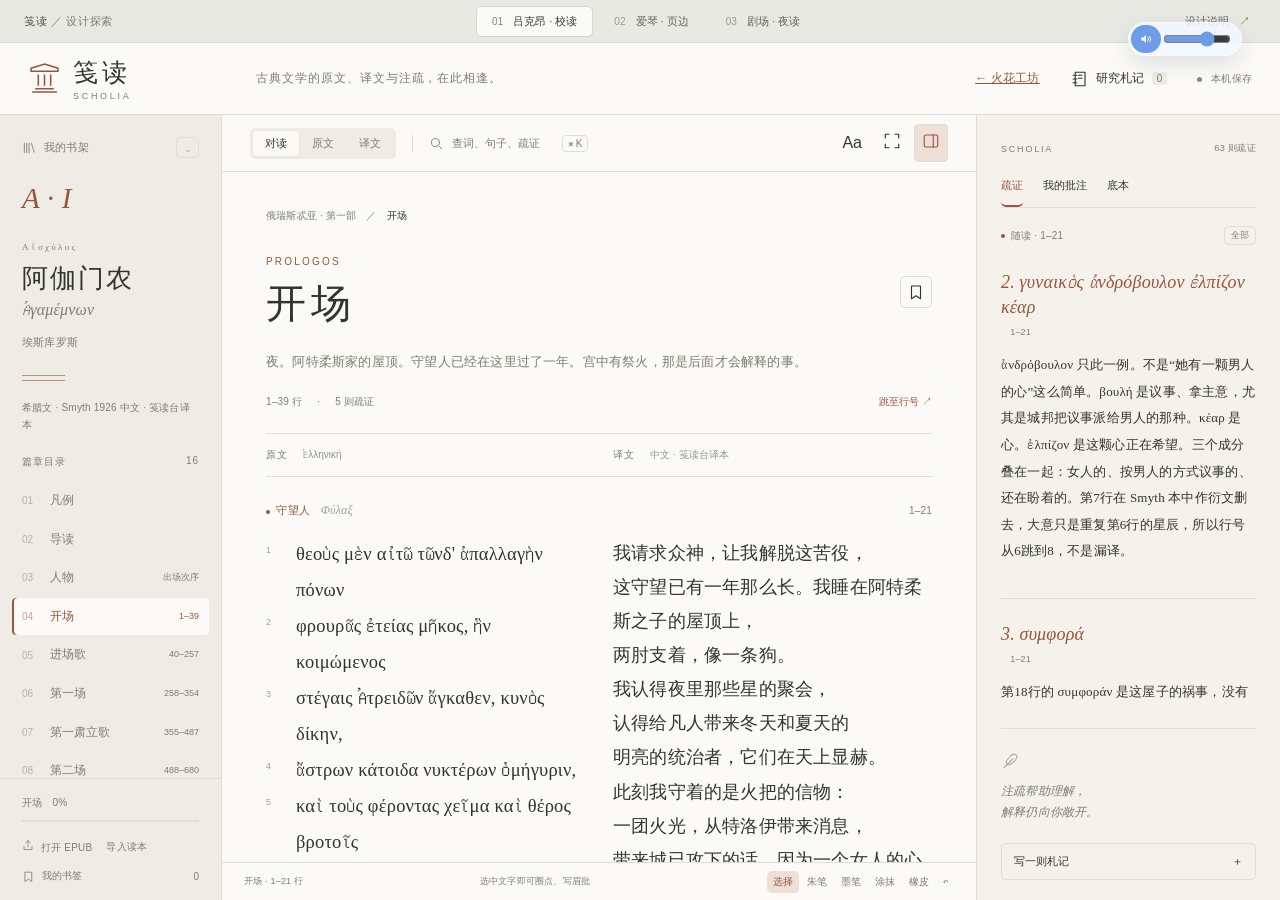
<file: works/literary-workbench/index.html>
<!doctype html>
<html lang="zh-CN">
<head>
  <meta charset="utf-8">
  <meta name="viewport" content="width=device-width,initial-scale=1">
  <meta name="color-scheme" content="light dark">
  <title>笺读 · 三种阅读空间</title>
  <link rel="stylesheet" href="base.css">
  <link rel="stylesheet" href="design.css">
<link rel="stylesheet" href="../../assets/scene-motion.css?v=20261116-motion2">
</head>
<body data-mode="bi" data-tool="select" data-design="lyceum">
  <div class="design-bar">
    <span class="design-caption">笺读 <span>／ 设计探索</span></span>
    <div class="design-options" aria-label="设计方案">
      <button data-design-choice="lyceum" aria-pressed="true"><span>01</span> 吕克昂 · 校读</button>
      <button data-design-choice="aegean" aria-pressed="false"><span>02</span> 爱琴 · 页边</button>
      <button data-design-choice="theatre" aria-pressed="false"><span>03</span> 剧场 · 夜读</button>
    </div>
    <button class="design-about" id="about-open">设计说明 <span>↗</span></button>
  </div>
  <header class="masthead">
    <a class="identity" href="./index.html" aria-label="笺读首页"><svg viewBox="0 0 32 32" fill="none" aria-hidden="true"><path d="M5 9h22M7 26h18M4 29h24M10 12v11M16 12v11M22 12v11M3 6l13-4 13 4v3H3Z" stroke="currentColor" stroke-width="1.5"/></svg><span>笺读 <small>SCHOLIA</small></span></a>
    <span class="purpose">古典文学的原文、译文与注疏，在此相逢。</span>
    <div class="mast-actions"><a class="quiet-button" href="../../index.html#works" target="_top">← 火花工坊</a><button id="notebook-open" class="quiet-button"><span data-icon="notebook"></span> 研究札记 <span id="notebook-count" class="counter">0</span></button><span class="local-indicator"><i></i> 本机保存</span></div>
  </header>
  <div id="app">
    <aside id="sidebar">
      <button class="mobile-close" data-close-panels aria-label="关闭目录">×</button>
      <div class="library-label"><span data-icon="library"></span> 我的书架 <button id="library-open" aria-label="切换作品">⌄</button></div>
      <div class="book-plate"><span class="plate-index">Α · I</span><span class="plate-greek">ΑΙΣΧΥΛΟΣ</span><h1 id="side-title">阿伽门农</h1><p id="side-original">Ἀγαμέμνων</p><span id="side-author">埃斯库罗斯</span><div class="meander" aria-hidden="true"></div></div>
      <div id="bookhead" hidden></div>
      <div class="edition-caption" id="edition-caption"></div>
      <div class="toc-heading"><span>篇章目录</span><span id="section-count"></span></div>
      <nav id="toc" aria-label="篇章目录"></nav>
      <div class="side-foot">
        <div id="progress-label">开场</div><div class="progress"><span id="progress-bar"></span></div>
        <div class="side-actions"><label class="file-btn"><span data-icon="upload"></span> 打开 EPUB<input id="open-epub" type="file" accept=".epub" hidden></label><label class="file-btn">导入读本<input id="import-book" type="file" accept=".json" hidden></label></div>
        <button id="bookmarks-open" class="bookmark-link"><span data-icon="bookmark"></span> 我的书签 <span id="bookmark-count">0</span></button>
      </div>
    </aside>
    <main id="reader">
      <header id="toolbar">
        <button id="nav-toggle" class="only-narrow" aria-label="打开目录"><span data-icon="menu"></span></button>
        <div class="tool-group mode-group" role="group" aria-label="对读模式"><button data-mode="bi" class="seg on" aria-pressed="true">对读</button><button data-mode="src" class="seg" aria-pressed="false">原文</button><button data-mode="zh" class="seg" aria-pressed="false">译文</button></div>
        <div class="toolbar-separator"></div>
        <button id="search-open" class="search-trigger"><span data-icon="search"></span><span>查词、句子、疏证</span><kbd>⌘ K</kbd></button>
        <input id="q" type="search" hidden aria-label="正文搜索">
        <div class="toolbar-end"><button id="settings-open" title="阅读设置" aria-label="阅读设置">Aa</button><button id="focus-toggle" aria-label="专注阅读" aria-pressed="false"><span data-icon="focus"></span></button><button id="dock-toggle" aria-label="打开疏证" aria-pressed="true"><span data-icon="panel"></span></button></div>
      </header>
      <div id="scroll">
        <div class="reading-heading"><div class="crumb"><span id="crumb-book">俄瑞斯忒亚 · 第一部</span><span>／</span><span id="crumb-section">开场</span></div><div class="chapter-title-row"><div><span class="chapter-kicker" id="chapter-kicker">PROLOGOS</span><h2 id="chapter-title">开场</h2></div><button id="pin-section" class="icon-button" title="收藏本节" aria-label="收藏本节" aria-pressed="false"><span data-icon="bookmark"></span></button></div><p class="chapter-subtitle" id="chapter-subtitle"></p><div class="reading-meta"><span id="reading-range"></span><span id="reading-count"></span><button id="line-open">跳至行号 <span>↗</span></button></div></div>
        <div class="column-labels"><span id="source-label">原文 <small>Ἑλληνική</small></span><span>译文 <small>中文 · 笺读台译本</small></span></div>
        <article id="paper" aria-label="原文译文对读"></article>
        <nav class="chapter-pagination" aria-label="篇章翻页"><button id="prev-section">← 上一节</button><span id="chapter-position"></span><button id="next-section">下一节 →</button></nav>
        <p class="reading-footnote">保留文字的歧义，也留下一点自己的思考。<span>SCHOLIA · 笺读</span></p>
      </div>
      <footer class="reader-foot"><span id="current-locus">正在阅读</span><span>选中文字即可圈点、写眉批</span><div class="tool-group tools" aria-label="手写工具"><button data-tool="select" class="on" title="选择文字">选择</button><button data-tool="pen" data-color="zhu" title="朱笔">朱笔</button><button data-tool="pen" data-color="mo" title="墨笔">墨笔</button><button data-tool="mark" title="涂抹">涂抹</button><button data-tool="erase" title="橡皮">橡皮</button><button id="undo-ink" title="撤销笔迹">↶</button></div></footer>
    </main>
    <aside id="dock">
      <button class="mobile-close" data-close-panels aria-label="关闭疏证">×</button>
      <div class="dock-caption"><span>SCHOLIA</span><span id="note-total"></span></div>
      <div class="dock-tabs" role="group" aria-label="注释面板"><button data-tab="notes" class="on">疏证</button><button data-tab="mine">我的批注</button><button data-tab="how">底本</button></div>
      <div class="note-context"><span class="note-dot"></span><span id="note-context-text">随当前段落</span><button id="note-scope" aria-pressed="false">全部</button></div>
      <div id="dock-body"></div>
      <div class="dock-footer"><span data-icon="feather"></span><p>注疏帮助理解，<br>解释仍向你敞开。</p><button id="add-note">写一则札记 <span>＋</span></button></div>
    </aside>
  </div>
  <div id="popover" hidden></div><div id="toast" role="status" aria-live="polite" hidden></div>
  <dialog id="search-dialog" class="search-dialog"><div class="dialog-top"><span data-icon="search"></span><input id="search-input" placeholder="搜索原文、译文或疏证…" aria-label="搜索全书" autocomplete="off"><button data-dialog-close aria-label="关闭搜索">Esc</button></div><div class="search-hint">当前作品 · 支持中文、希腊词与英文</div><div id="search-results"></div></dialog>
  <dialog id="settings-dialog"><div class="modal-head"><h2>阅读设置</h2><button data-dialog-close aria-label="关闭">×</button></div><div class="setting-row"><span>文字大小</span><div><button id="font-dec">A−</button><span id="font-value">18.5</span><button id="font-inc">A＋</button></div></div><label class="setting-row">显示原文行号<input id="show-lines" type="checkbox" checked></label><label class="setting-row">疏朗行距<input id="loose-lines" type="checkbox"></label><p class="setting-tip">诗行保留原有断行。译文按段对应，不强行逐行对齐。</p></dialog>
  <dialog id="library-dialog"><div class="modal-head"><h2>选择读本</h2><button data-dialog-close aria-label="关闭">×</button></div><div id="library-list"></div></dialog>
  <dialog id="line-dialog"><div class="modal-head"><h2>跳转至原文行号</h2><button data-dialog-close aria-label="关闭">×</button></div><form id="line-form"><label for="line-input">输入本底本的诗行编号</label><div class="line-input-row"><input id="line-input" type="number" min="1" max="1673" required placeholder="例如 176"><button class="primary-button" type="submit">前往 →</button></div><p id="line-feedback" role="status"></p></form></dialog>
  <dialog id="notebook-dialog" class="wide-dialog"><div class="modal-head"><div><span class="eyebrow">MARGINALIA</span><h2>研究札记</h2></div><button data-dialog-close aria-label="关闭">×</button></div><p class="dialog-description">圈点中的眉批与自由札记，汇在一处。只保存在当前浏览器。</p><div class="note-compose"><label for="new-note">此刻的想法</label><textarea id="new-note" placeholder="一个词的回响，一种还未确定的解释……"></textarea><div class="compose-foot"><span id="note-anchor"></span><button id="save-note" class="primary-button">保存札记</button></div></div><div id="notebook-list"></div><div class="modal-actions"><button id="export-markdown">导出 Markdown</button><button id="export-ann">导出圈点 / 笔迹</button><label>导入圈点<input id="import-ann" type="file" accept=".json" hidden></label></div></dialog>
  <dialog id="bookmarks-dialog"><div class="modal-head"><h2>我的书签</h2><button data-dialog-close aria-label="关闭">×</button></div><div id="bookmark-list"></div></dialog>
  <dialog id="about-dialog" class="wide-dialog"><div class="modal-head"><h2>同一部作品，三种阅读空间</h2><button data-dialog-close aria-label="关闭">×</button></div><div class="direction-card"><b>01 · 吕克昂校读</b><p>石灰白与陶土红，原文、译文、疏证并置。适合反复核对词义与译法。</p></div><div class="direction-card"><b>02 · 爱琴页边</b><p>爱琴海蓝、书页式上下对照。原文先读，译文随后，页边留给注疏。适合诗歌与长时阅读。</p></div><div class="direction-card"><b>03 · 剧场夜读</b><p>炭黑与黄铜，紧凑的篇章导航，以人物发言组织阅读。适合戏剧文本与夜间细读。</p></div><p class="dialog-description">参考 <a href="https://github.com/shadcn-ui/ui" target="_blank" rel="noreferrer">shadcn/ui</a> 的控件层级、<a href="https://github.com/readest/readest" target="_blank" rel="noreferrer">Readest</a> 的对读思路与 <a href="https://github.com/johnfactotum/foliate" target="_blank" rel="noreferrer">Foliate</a> 的阅读设置。三个方案共用已有读本与圈点功能。</p><a class="legacy-link" href="../../index.html#works">返回啦啦 LAND →</a></dialog>
  <script src="js/carson-parse.js"></script>
  <script src="js/books/agamemnon.js"></script>
  <script src="js/books/carson-agamemnon.js"></script>
  <script src="js/books/carson-elektra.js"></script>
  <script src="js/books/carson-orestes.js"></script>
  <script src="js/books/carson-note.js"></script>
  <script src="design.js"></script>
  <script src="reader-core.js"></script>
  <script src="../../assets/scene-motion.js?v=20261116-motion2"></script>
<script src="../../assets/lanlan-bgm.js?v=20261116-motion2"></script>
</body>
</html>
</file>
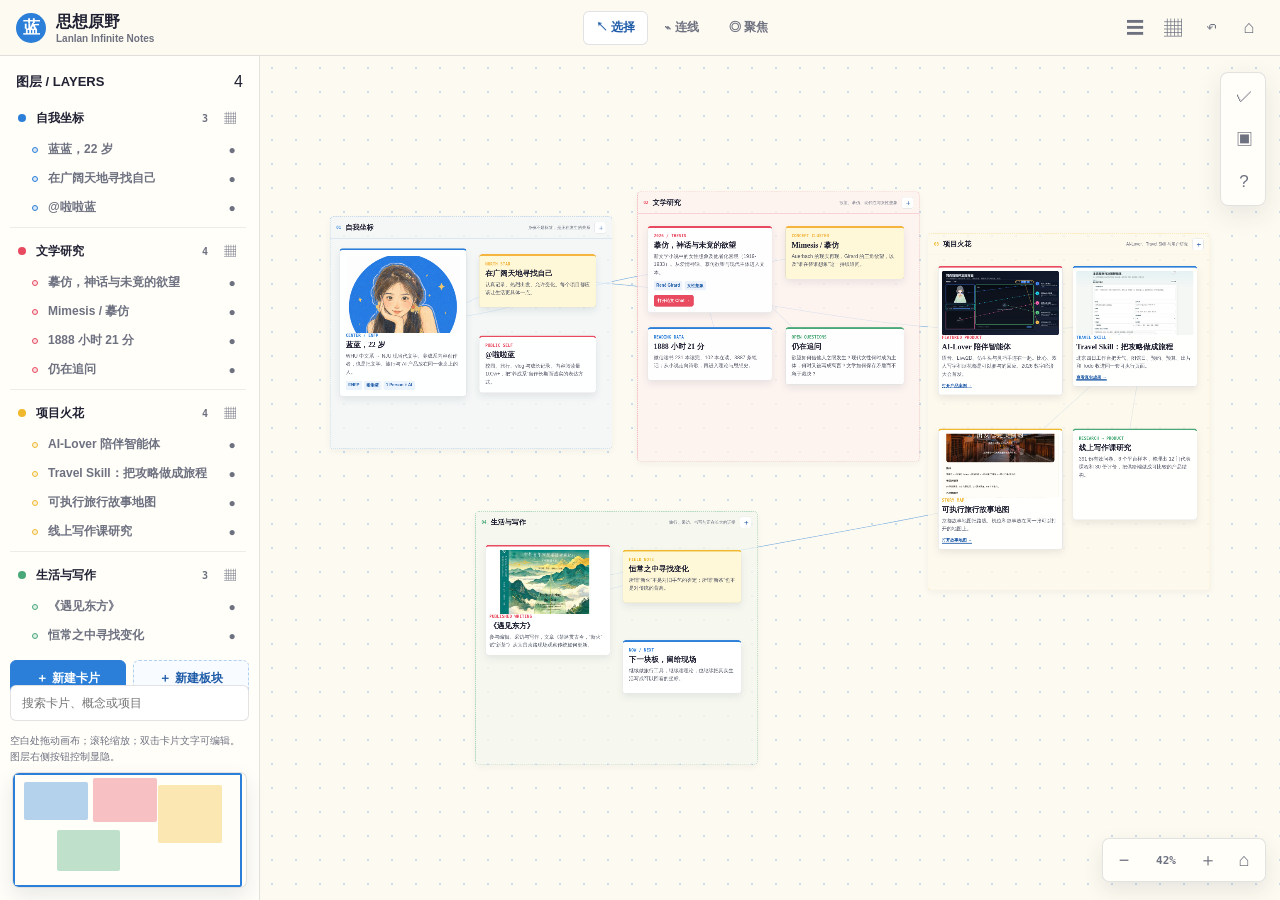
<file: A-infinite-canvas-v2.html>
<!doctype html>
<html lang="zh-CN">
<head>
  <meta charset="utf-8">
  <meta name="viewport" content="width=device-width, initial-scale=1">
  <title>蓝蓝的思想原野</title>
  <style>
    *, *::before, *::after { box-sizing: border-box; }
    :root {
      --cream: #fdfaf1;
      --paper: #fffef9;
      --ink: #202133;
      --muted: #6e7180;
      --line: rgba(32, 33, 51, 0.13);
      --blue: #2b7fd8;
      --blue-deep: #1e5ba8;
      --yellow: #f4d758;
      --red: #e84a5f;
      --green: #48a877;
      --shadow: 0 12px 30px rgba(38, 48, 72, 0.12);
    }
    html, body { width: 100%; height: 100%; overflow: hidden; }
    body {
      margin: 0;
      background: var(--cream);
      color: var(--ink);
      font-family: -apple-system, BlinkMacSystemFont, "Segoe UI", "PingFang SC", "Noto Sans SC", sans-serif;
      letter-spacing: 0;
    }
    button, input, textarea { color: inherit; font: inherit; }
    button { cursor: pointer; }
    button:focus-visible, input:focus-visible, textarea:focus-visible { outline: 3px solid rgba(43,127,216,.25); outline-offset: 2px; }

    .workspace-shell { position: relative; width: 100%; height: 100%; overflow: hidden; }
    .topbar {
      position: fixed;
      inset: 0 0 auto 0;
      z-index: 80;
      display: grid;
      grid-template-columns: 260px 1fr auto;
      align-items: center;
      min-height: 56px;
      border-bottom: 1px solid var(--line);
      background: rgba(253,250,241,.94);
      backdrop-filter: blur(14px);
    }
    .brand {
      display: flex;
      align-items: center;
      gap: 10px;
      min-width: 0;
      padding: 0 16px;
      font-weight: 850;
    }
    .brand-mark {
      display: grid;
      width: 30px;
      height: 30px;
      place-items: center;
      border-radius: 50%;
      background: var(--blue);
      color: white;
      font-family: Georgia, serif;
      font-size: 17px;
    }
    .brand small { display: block; color: var(--muted); font-size: 10px; font-weight: 650; }
    .modebar { display: flex; justify-content: center; gap: 4px; }
    .mode-button, .icon-button {
      min-height: 34px;
      border: 1px solid transparent;
      border-radius: 6px;
      background: transparent;
    }
    .mode-button { padding: 0 12px; color: var(--muted); font-size: 12px; font-weight: 750; }
    .mode-button:hover, .mode-button.active { border-color: var(--line); background: white; color: var(--blue-deep); }
    .icon-button {
      display: inline-grid;
      width: 34px;
      place-items: center;
      color: var(--muted);
      font-size: 18px;
    }
    .icon-button:hover { background: white; color: var(--blue-deep); }
    .top-actions { display: flex; align-items: center; gap: 4px; padding: 0 14px; }
    .zoom-readout { min-width: 46px; color: var(--muted); font: 700 11px ui-monospace, SFMono-Regular, Menlo, monospace; text-align: center; }

    .sidebar {
      position: fixed;
      left: 0;
      top: 56px;
      bottom: 0;
      z-index: 60;
      display: flex;
      width: 260px;
      flex-direction: column;
      border-right: 1px solid var(--line);
      background: rgba(255,254,249,.96);
      transition: transform .25s ease;
    }
    .sidebar-head { display: flex; align-items: center; justify-content: space-between; padding: 17px 16px 10px; }
    .sidebar-head h2 { margin: 0; font-size: 13px; }
    .sidebar-section { min-height: 0; padding: 0 10px; }
    .board-list { display: grid; max-height: calc(100vh - 350px); gap: 6px; overflow: auto; padding-right: 3px; }
    .layer-group { border-bottom: 1px solid rgba(32,33,51,.08); padding-bottom: 5px; }
    .layer-board-row, .layer-note-row {
      display: grid;
      align-items: center;
      width: 100%;
      border-radius: 6px;
    }
    .layer-board-row { grid-template-columns: 1fr 30px; }
    .layer-note-row { grid-template-columns: 1fr 28px; padding-left: 14px; }
    .layer-focus, .layer-eye {
      min-width: 0;
      border: 0;
      background: transparent;
      text-align: left;
    }
    .layer-focus { display: grid; grid-template-columns: 10px minmax(0,1fr) auto; align-items: center; gap: 8px; min-height: 34px; border-radius: 5px; padding: 0 8px; }
    .layer-note-row .layer-focus { grid-template-columns: 8px minmax(0,1fr); min-height: 29px; color: var(--muted); font-size: 11px; }
    .layer-focus:hover, .layer-focus.active { background: #edf5fd; color: var(--blue-deep); }
    .layer-eye { display: grid; width: 28px; height: 28px; place-items: center; border-radius: 5px; color: var(--muted); font-size: 12px; text-align: center; }
    .layer-eye:hover { background: #f1f2f4; color: var(--ink); }
    .layer-note-row.is-hidden { opacity: .42; }
    .layer-note-mark { width: 6px; height: 6px; border: 1px solid var(--dot, var(--blue)); border-radius: 50%; background: color-mix(in srgb, var(--dot) 18%, white); }
    .board-dot { width: 8px; height: 8px; border-radius: 50%; background: var(--dot, var(--blue)); }
    .board-name { overflow: hidden; font-size: 12px; font-weight: 720; text-overflow: ellipsis; white-space: nowrap; }
    .board-count { color: var(--muted); font: 700 10px ui-monospace, monospace; }
    .sidebar-actions { display: grid; grid-template-columns: 1fr 1fr; gap: 7px; margin-top: 9px; }
    .add-board, .add-note {
      width: 100%;
      border: 1px dashed rgba(43,127,216,.35);
      border-radius: 6px;
      padding: 9px 10px;
      background: #f8fbff;
      color: var(--blue-deep);
      font-size: 12px;
      font-weight: 800;
    }
    .add-note { border-style: solid; border-color: var(--blue); background: var(--blue); color: white; }
    .searchbox { position: relative; margin: 18px 10px 10px; }
    .searchbox input {
      width: 100%;
      height: 36px;
      border: 1px solid var(--line);
      border-radius: 6px;
      padding: 0 11px;
      background: white;
      font-size: 12px;
    }
    .sidebar-hint { margin: 2px 10px 136px; color: var(--muted); font-size: 10px; line-height: 1.55; }

    .stage {
      position: fixed;
      left: 260px;
      right: 0;
      top: 56px;
      bottom: 0;
      overflow: hidden;
      cursor: grab;
      touch-action: none;
      background-color: var(--cream);
      background-image: radial-gradient(circle, rgba(43,127,216,.24) 1.15px, transparent 1.2px);
      background-size: 24px 24px;
    }
    .stage.panning { cursor: grabbing; }
    .plane {
      position: absolute;
      left: 0;
      top: 0;
      width: 2500px;
      height: 1700px;
      transform-origin: 0 0;
      will-change: transform;
    }
    .links { position: absolute; inset: 0; width: 100%; height: 100%; overflow: visible; pointer-events: none; }
    .links path { fill: none; stroke: rgba(43,127,216,.44); stroke-width: 2; stroke-linecap: round; }
    .links path.pending { stroke: var(--red); stroke-dasharray: 7 6; }

    .board {
      position: absolute;
      width: 680px;
      min-height: 500px;
      border: 1px dashed color-mix(in srgb, var(--board-color) 46%, transparent);
      border-radius: 8px;
      background: color-mix(in srgb, var(--board-color) 5%, rgba(255,254,249,.75));
      box-shadow: 0 6px 18px rgba(38,48,72,.05);
    }
    .board.dimmed { opacity: .16; filter: grayscale(.25); }
    .board-head {
      display: flex;
      align-items: center;
      gap: 10px;
      height: 52px;
      padding: 0 14px;
      border-bottom: 1px solid color-mix(in srgb, var(--board-color) 25%, transparent);
      cursor: move;
    }
    .board-index { color: var(--board-color); font: 850 10px ui-monospace, SFMono-Regular, Menlo, monospace; }
    .board-title { margin: 0; font: 850 17px Georgia, "Songti SC", serif; }
    .board-description { margin-left: auto; color: var(--muted); font-size: 10px; }
    .board-add {
      display: grid;
      width: 28px;
      height: 28px;
      place-items: center;
      border: 1px solid var(--line);
      border-radius: 5px;
      background: white;
      color: var(--blue-deep);
      font-size: 18px;
    }

    .note {
      position: absolute;
      width: 250px;
      min-height: 128px;
      border: 1px solid rgba(32,33,51,.12);
      border-top: 4px solid var(--note-color, var(--blue));
      border-radius: 7px;
      padding: 14px;
      background: rgba(255,255,255,.96);
      box-shadow: 0 8px 18px rgba(38,48,72,.09);
      cursor: move;
      user-select: none;
    }
    .note:hover { box-shadow: var(--shadow); }
    .note.selected { border-color: var(--note-color, var(--blue)); box-shadow: 0 0 0 3px color-mix(in srgb, var(--note-color) 18%, transparent), var(--shadow); }
    .note.connect-source { box-shadow: 0 0 0 4px rgba(232,74,95,.2), var(--shadow); }
    .note[data-type="quote"] { background: #fff8d8; }
    .note[data-type="sticky"] { width: 232px; min-height: 150px; border-top: 0; border-color: #e6bd28; background: #ffe36f; transform: rotate(-.35deg); }
    .note[data-type="dark"] { border-top-color: #0e315f; background: #234f88; color: white; }
    .note[data-type="dark"] .note-kicker, .note[data-type="dark"] p { color: rgba(255,255,255,.76); }
    .note[data-type="link"] { border-style: dashed; background: #f5f9ff; }
    .note[data-type="image"] { width: 300px; padding: 8px 8px 13px; }
    .note[data-type="identity"] { width: 306px; }
    .note img { display: block; width: 100%; height: 155px; border-radius: 5px; object-fit: cover; pointer-events: none; }
    .note[data-type="identity"] img { height: 186px; object-position: center 20%; }
    .note-kicker { margin-bottom: 7px; color: var(--note-color, var(--blue)); font: 850 10px ui-monospace, SFMono-Regular, Menlo, monospace; text-transform: uppercase; }
    .note h3 { margin: 0 0 7px; font: 850 18px/1.15 Georgia, "Songti SC", serif; }
    .note p { margin: 0; color: #555968; font-size: 12px; line-height: 1.65; }
    .note [contenteditable="true"] { cursor: text; user-select: text; }
    .note [contenteditable="true"]:focus { outline: 2px solid rgba(43,127,216,.22); border-radius: 3px; }
    .note.layer-hidden { opacity: .1; pointer-events: none; }
    .note.search-hidden { display: none; }
    .note-link { display: inline-flex; max-width: 100%; margin-top: 10px; overflow: hidden; border-bottom: 1px solid currentColor; color: var(--blue-deep); font-size: 10px; font-weight: 800; text-overflow: ellipsis; white-space: nowrap; }
    .tagrow { display: flex; flex-wrap: wrap; gap: 5px; margin-top: 10px; }
    .tag { border-radius: 3px; padding: 4px 6px; background: rgba(43,127,216,.09); color: var(--blue-deep); font-size: 10px; font-weight: 800; }
    .note-tools {
      position: absolute;
      right: 7px;
      top: 6px;
      display: none;
      gap: 3px;
    }
    .note.selected .note-tools { display: flex; }
    .note-tools button { width: 25px; height: 25px; border: 1px solid var(--line); border-radius: 4px; background: white; color: var(--muted); }
    .thesis-chat-launch { margin-top: 11px; border: 0; border-radius: 5px; padding: 7px 9px; background: var(--red); color: white; font-size: 10px; font-weight: 850; }

    .right-dock {
      position: fixed;
      right: 14px;
      top: 72px;
      z-index: 70;
      display: grid;
      gap: 7px;
      width: 46px;
      padding: 5px;
      border: 1px solid var(--line);
      border-radius: 8px;
      background: rgba(255,254,249,.96);
      box-shadow: 0 8px 24px rgba(38,48,72,.1);
    }
    .dock-button {
      display: grid;
      width: 36px;
      height: 36px;
      place-items: center;
      border: 0;
      border-radius: 5px;
      background: transparent;
      color: var(--muted);
      font-size: 17px;
    }
    .dock-button:hover, .dock-button.active { background: #edf5fd; color: var(--blue-deep); }
    .drawer {
      position: fixed;
      right: 68px;
      top: 72px;
      z-index: 69;
      display: none;
      width: min(340px, calc(100vw - 90px));
      max-height: calc(100vh - 94px);
      overflow: auto;
      border: 1px solid var(--line);
      border-radius: 8px;
      padding: 16px;
      background: rgba(255,254,249,.98);
      box-shadow: var(--shadow);
    }
    .drawer.open { display: block; animation: drawerIn .2s ease both; }
    @keyframes drawerIn { from { opacity: 0; transform: translateX(8px); } }
    .drawer h2 { margin: 0 0 4px; font: 850 20px Georgia, "Songti SC", serif; }
    .drawer-lede { margin: 0 0 14px; color: var(--muted); font-size: 11px; line-height: 1.6; }
    .task-list, .window-list { display: grid; gap: 7px; }
    .task {
      display: grid;
      grid-template-columns: 19px 1fr;
      gap: 9px;
      align-items: start;
      border: 1px solid var(--line);
      border-radius: 6px;
      padding: 10px;
      background: white;
      font-size: 12px;
      line-height: 1.45;
    }
    .task input { margin: 2px 0 0; accent-color: var(--blue); }
    .task:has(input:checked) span { color: var(--muted); text-decoration: line-through; }
    .window-item {
      width: 100%;
      border: 1px solid var(--line);
      border-radius: 6px;
      padding: 11px;
      background: white;
      text-align: left;
    }
    .window-item strong { display: block; margin-bottom: 3px; font-size: 12px; }
    .window-item span { color: var(--muted); font-size: 10px; }

    .minimap {
      position: absolute;
      left: 12px;
      right: 12px;
      bottom: 12px;
      z-index: 65;
      height: 116px;
      overflow: hidden;
      border: 1px solid var(--line);
      border-radius: 7px;
      background: rgba(255,254,249,.94);
      box-shadow: 0 8px 20px rgba(38,48,72,.1);
    }
    .mini-board { position: absolute; border-radius: 2px; opacity: .35; }
    .mini-viewport { position: absolute; border: 2px solid var(--blue); border-radius: 2px; pointer-events: none; }

    .selection-hint {
      position: fixed;
      left: 50%;
      bottom: 19px;
      z-index: 66;
      display: none;
      border-radius: 6px;
      padding: 9px 12px;
      background: var(--ink);
      color: white;
      font-size: 11px;
      transform: translateX(-50%);
    }
    .selection-hint.show { display: block; }

    .zoom-dock {
      position: fixed;
      right: 14px;
      bottom: 18px;
      z-index: 72;
      display: flex;
      align-items: center;
      gap: 2px;
      border: 1px solid var(--line);
      border-radius: 7px;
      padding: 4px;
      background: rgba(255,254,249,.96);
      box-shadow: 0 8px 20px rgba(38,48,72,.1);
    }

    dialog {
      width: min(460px, calc(100vw - 32px));
      border: 1px solid var(--line);
      border-radius: 8px;
      padding: 0;
      background: var(--paper);
      box-shadow: 0 24px 70px rgba(32,33,51,.25);
    }
    dialog::backdrop { background: rgba(27,32,49,.36); backdrop-filter: blur(3px); }
    .dialog-body { padding: 22px; }
    .dialog-body h2 { margin: 0 0 5px; font: 850 25px Georgia, "Songti SC", serif; }
    .dialog-body > p { margin: 0 0 17px; color: var(--muted); font-size: 12px; }
    .form-grid { display: grid; gap: 12px; }
    label { display: grid; gap: 6px; color: var(--muted); font-size: 11px; font-weight: 750; }
    label input, label textarea, label select {
      width: 100%;
      border: 1px solid var(--line);
      border-radius: 6px;
      padding: 10px;
      background: white;
      font: inherit;
    }
    label textarea { min-height: 88px; resize: vertical; }
    .type-grid { display: grid; grid-template-columns: repeat(3, 1fr); gap: 7px; }
    .type-button { min-height: 70px; border: 1px dashed rgba(43,127,216,.34); border-radius: 6px; padding: 9px 5px; background: white; font-size: 11px; font-weight: 750; }
    .type-button span { display: block; margin-bottom: 6px; font-size: 20px; }
    .type-button.active { border-color: var(--blue); background: #edf5fd; color: var(--blue-deep); }
    .dialog-actions { display: flex; justify-content: flex-end; gap: 8px; margin-top: 17px; }
    .action-button { border: 1px solid var(--line); border-radius: 6px; padding: 9px 14px; background: white; font-size: 12px; font-weight: 800; }
    .action-button.primary { border-color: var(--blue); background: var(--blue); color: white; }
    #noteDialog { position: fixed; inset: 74px 72px auto auto; width: min(440px, calc(100vw - 32px)); max-height: calc(100vh - 94px); margin: 0; overflow: auto; }
    #noteDialog::backdrop { background: transparent; backdrop-filter: none; }
    #noteDialog .dialog-body { padding: 17px; }
    #noteDialog .dialog-body h2 { font-size: 20px; }
    .conditional-field[hidden] { display: none; }

    @media (max-width: 820px) {
      .topbar { grid-template-columns: 1fr auto; }
      .brand { padding-left: 11px; }
      .brand small { display: none; }
      .modebar { position: absolute; left: 50%; top: calc(100vh - 128px); bottom: auto; z-index: 91; padding: 5px; border: 1px solid var(--line); border-radius: 8px; background: rgba(255,254,249,.96); box-shadow: var(--shadow); transform: translateX(-50%); }
      .mode-button { min-width: 40px; padding: 0 8px; font-size: 0; }
      .mode-button::first-letter { font-size: 16px; }
      .top-actions { padding-right: 6px; }
      .zoom-readout { display: none; }
      .sidebar { transform: translateX(-100%); }
      .sidebar.open { transform: translateX(0); box-shadow: var(--shadow); }
      .stage { left: 0; }
      .right-dock { top: 68px; right: 8px; }
      .drawer { top: 68px; right: 60px; }
      .minimap { display: none; }
      .zoom-dock { right: 8px; bottom: 76px; }
      #noteDialog { inset: 64px 8px auto auto; width: min(380px, calc(100vw - 16px)); max-height: calc(100vh - 150px); }
      .selection-hint { bottom: 122px; }
      .board-description { display: none; }
    }
    @media (prefers-reduced-motion: reduce) {
      *, *::before, *::after { scroll-behavior: auto !important; animation-duration: .01ms !important; transition-duration: .01ms !important; }
    }
  </style>
</head>
<body>
  <div class="workspace-shell">
    <header class="topbar">
      <div class="brand">
        <span class="brand-mark">蓝</span>
        <span>思想原野<small>Lanlan Infinite Notes</small></span>
      </div>
      <nav class="modebar" aria-label="画布工具">
        <button class="mode-button active" type="button" data-mode="select" title="选择与拖拽">↖ 选择</button>
        <button class="mode-button" type="button" data-mode="connect" title="依次点击两个卡片建立连线">⌁ 连线</button>
        <button class="mode-button" type="button" data-mode="focus" title="聚焦选择的板块">◎ 聚焦</button>
      </nav>
      <div class="top-actions">
        <button class="icon-button" id="sidebarToggle" type="button" title="图层列表">☰</button>
        <button class="icon-button" id="autoArrange" type="button" title="自动整理全部卡片">▦</button>
        <button class="icon-button" id="undoAction" type="button" title="撤销上一步">↶</button>
        <button class="icon-button" id="resetLayout" type="button" title="恢复整洁布局">⌂</button>
      </div>
    </header>

    <aside class="sidebar" id="sidebar">
      <div class="sidebar-head"><h2>图层 / LAYERS</h2><span id="boardTotal">4</span></div>
      <div class="sidebar-section">
        <div class="board-list" id="boardList"></div>
        <div class="sidebar-actions">
          <button class="add-note" id="openNoteDialog" type="button">＋ 新建卡片</button>
          <button class="add-board" id="openBoardDialog" type="button">＋ 新建板块</button>
        </div>
      </div>
      <div class="searchbox"><input id="searchNotes" type="search" placeholder="搜索卡片、概念或项目"></div>
      <div class="sidebar-hint">空白处拖动画布；滚轮缩放；双击卡片文字可编辑。图层右侧按钮控制显隐。</div>
      <div class="minimap" id="minimap" aria-hidden="true"><div class="mini-viewport" id="miniViewport"></div></div>
    </aside>

    <main class="stage" id="stage" aria-label="蓝蓝的无限知识画布">
      <section class="plane" id="plane">
        <svg class="links" id="links" viewBox="0 0 2500 1700" aria-hidden="true"></svg>

        <section class="board" data-board="self" data-title="自我坐标" data-color="#2b7fd8" style="--board-color:#2b7fd8;left:120px;top:140px;height:560px;">
          <header class="board-head"><span class="board-index">01</span><h2 class="board-title">自我坐标</h2><span class="board-description">身份不是标签，是正在发生的关系</span><button class="board-add" type="button" title="在此板块新建卡片">＋</button></header>
          <article class="note" data-id="avatar" data-type="identity" style="--note-color:#2b7fd8;left:22px;top:76px;">
            <div class="note-tools"><button type="button" data-action="link" title="连线">⌁</button><button type="button" data-action="delete" title="删除">×</button></div>
            <img src="assets/lanlan-avatar.png" alt="蓝蓝头像">
            <div class="note-kicker">center / enfp</div><h3 contenteditable="true">蓝蓝，22 岁</h3>
            <p contenteditable="true">WHU 中文系 → NJU 现当代文学。养成系内容创作者，也是把文学、旅行与 AI 产品放在同一张桌上的人。</p>
            <div class="tagrow"><span class="tag">ENFP</span><span class="tag">啦啦蓝</span><span class="tag">1 Person + AI</span></div>
          </article>
          <article class="note" data-id="northstar" data-type="quote" style="--note-color:#f4b43d;left:358px;top:90px;width:282px;">
            <div class="note-tools"><button type="button" data-action="link" title="连线">⌁</button><button type="button" data-action="delete" title="删除">×</button></div>
            <div class="note-kicker">north star</div><h3 contenteditable="true">在广阔天地寻找自己</h3>
            <p contenteditable="true">认真记录、热烈出发、允许变化。每个项目都应该让生活更具体一点。</p>
          </article>
          <article class="note" data-id="xhs" data-type="text" style="--note-color:#e84a5f;left:358px;top:286px;width:282px;">
            <div class="note-tools"><button type="button" data-action="link" title="连线">⌁</button><button type="button" data-action="delete" title="删除">×</button></div>
            <div class="note-kicker">public self</div><h3 contenteditable="true">@啦啦蓝</h3>
            <p contenteditable="true">校园、旅行、vlog 与成长记录。内容阅读量 100w+，把“养成系”当作长期而诚实的表达方式。</p>
          </article>
        </section>

        <section class="board" data-board="literature" data-title="文学研究" data-color="#e84a5f" style="--board-color:#e84a5f;left:860px;top:80px;height:650px;">
          <header class="board-head"><span class="board-index">02</span><h2 class="board-title">文学研究</h2><span class="board-description">欲望、摹仿、现代性与女性想象</span><button class="board-add" type="button" title="在此板块新建卡片">＋</button></header>
          <article class="note" data-id="thesis" data-type="text" style="--note-color:#e84a5f;left:24px;top:82px;width:300px;">
            <div class="note-tools"><button type="button" data-action="link" title="连线">⌁</button><button type="button" data-action="delete" title="删除">×</button></div>
            <div class="note-kicker">2026 / thesis</div><h3 contenteditable="true">摹仿，神话与未竟的欲望</h3>
            <p contenteditable="true">新文学小说中的女性想象及他者化困境（1919-1933）。从爱情神话、摹仿欲望与现代主体进入文本。</p>
            <div class="tagrow"><span class="tag">René Girard</span><span class="tag">女性想象</span></div>
            <button class="thesis-chat-launch" type="button" data-action="ask">打开论文 Chat →</button>
          </article>
          <article class="note" data-id="mimesis" data-type="quote" style="--note-color:#f4b43d;left:356px;top:82px;width:286px;">
            <div class="note-tools"><button type="button" data-action="link" title="连线">⌁</button><button type="button" data-action="delete" title="删除">×</button></div>
            <div class="note-kicker">concept cluster</div><h3 contenteditable="true">Mimesis / 摹仿</h3>
            <p contenteditable="true">Auerbach 的现实再现，Girard 的三角欲望，以及“谁在替谁想象”这一持续追问。</p>
          </article>
          <article class="note" data-id="reading" data-type="text" style="--note-color:#2b7fd8;left:24px;top:326px;width:300px;">
            <div class="note-tools"><button type="button" data-action="link" title="连线">⌁</button><button type="button" data-action="delete" title="删除">×</button></div>
            <div class="note-kicker">reading data</div><h3 contenteditable="true">1888 小时 21 分</h3>
            <p contenteditable="true">微信读书 231 本读完、102 本在读、3887 条笔记；从小说走向诗歌，再进入理论与思想史。</p>
          </article>
          <article class="note" data-id="questions" data-type="text" style="--note-color:#48a877;left:356px;top:326px;width:286px;">
            <div class="note-tools"><button type="button" data-action="link" title="连线">⌁</button><button type="button" data-action="delete" title="删除">×</button></div>
            <div class="note-kicker">open questions</div><h3 contenteditable="true">仍在追问</h3>
            <p contenteditable="true">欲望如何借他人之眼发生？现代女性何时成为主体，何时又被写成寓言？文学如何保存矛盾而不急于裁决？</p>
          </article>
        </section>

        <section class="board" data-board="spark" data-title="项目火花" data-color="#f0b92d" style="--board-color:#f0b92d;left:1560px;top:180px;height:860px;">
          <header class="board-head"><span class="board-index">03</span><h2 class="board-title">项目火花</h2><span class="board-description">AI-Lover、Travel Skill 与用户研究</span><button class="board-add" type="button" title="在此板块新建卡片">＋</button></header>
          <article class="note" data-id="ailover" data-type="image" style="--note-color:#e84a5f;left:24px;top:78px;">
            <div class="note-tools"><button type="button" data-action="link" title="连线">⌁</button><button type="button" data-action="delete" title="删除">×</button></div>
            <img src="assets/ai-lover/image3.png" alt="AI-Lover 主控界面：数字人、实时语音、摄像头与设备交互">
            <div class="note-kicker">featured product</div><h3 contenteditable="true">AI-Lover 陪伴智能体</h3>
            <p contenteditable="true">语音、Live2D、仿生头与灵巧手连在一起。比心、双人写字和烟花都是可以参与的回应。2026 数字经济大会首发。</p>
            <a class="note-link" href="works/ai-lover.html">打开产品案例 →</a>
          </article>
          <article class="note" data-id="agent" data-type="image" style="--note-color:#2b7fd8;left:348px;top:78px;">
            <div class="note-tools"><button type="button" data-action="link" title="连线">⌁</button><button type="button" data-action="delete" title="删除">×</button></div>
            <img src="assets/travel-agent-ui.png" alt="Travel Skill 旅行决策界面">
            <div class="note-kicker">travel skill</div><h3 contenteditable="true">Travel Skill：把攻略做成旅程</h3>
            <p contenteditable="true">北京四日工作台把天气、闭馆日、预约、预算、出片和 Todo 收进同一套可执行页面。</p>
            <a class="note-link" href="works/travel-agent.html">查看真实成果 →</a>
          </article>
          <article class="note" data-id="travel" data-type="image" style="--note-color:#f0b92d;left:24px;top:470px;">
            <div class="note-tools"><button type="button" data-action="link" title="连线">⌁</button><button type="button" data-action="delete" title="删除">×</button></div>
            <img src="assets/kyoto-story-map.png" alt="京都旅行故事地图">
            <div class="note-kicker">story map</div><h3 contenteditable="true">可执行旅行故事地图</h3>
            <p contenteditable="true">京都故事地图把路线、机位和叙事放在同一张可以打开的地图上。</p>
            <a class="note-link" href="works/kyoto-map.html">打开故事地图 →</a>
          </article>
          <article class="note" data-id="writingcourse" data-type="text" style="--note-color:#48a877;left:348px;top:470px;width:300px;min-height:220px;">
            <div class="note-tools"><button type="button" data-action="link" title="连线">⌁</button><button type="button" data-action="delete" title="删除">×</button></div>
            <div class="note-kicker">research → product</div><h3 contenteditable="true">线上写作课研究</h3>
            <p contenteditable="true">391 份有效问卷、6 个平台样本，整理出 12 门代表课程和 30 份评价，把供给端做成可比较的产品结构。</p>
          </article>
        </section>

        <section class="board" data-board="life" data-title="生活与写作" data-color="#48a877" style="--board-color:#48a877;left:470px;top:850px;height:610px;">
          <header class="board-head"><span class="board-index">04</span><h2 class="board-title">生活与写作</h2><span class="board-description">旅行、采访、书写与正在长大的证据</span><button class="board-add" type="button" title="在此板块新建卡片">＋</button></header>
          <article class="note" data-id="tearoad" data-type="image" style="--note-color:#e84a5f;left:24px;top:80px;">
            <div class="note-tools"><button type="button" data-action="link" title="连线">⌁</button><button type="button" data-action="delete" title="删除">×</button></div>
            <img src="assets/tea-road-book.png" alt="遇见东方书封">
            <div class="note-kicker">published writing</div><h3 contenteditable="true">《遇见东方》</h3>
            <p contenteditable="true">参与编辑、采访与写作，文章《茶路贯古今，“新火”试“新茶”》从宜昌茶路现场观察传统如何更新。</p>
          </article>
          <article class="note" data-id="field" data-type="quote" style="--note-color:#f0b92d;left:354px;top:92px;width:286px;">
            <div class="note-tools"><button type="button" data-action="link" title="连线">⌁</button><button type="button" data-action="delete" title="删除">×</button></div>
            <div class="note-kicker">field note</div><h3 contenteditable="true">恒常之中寻找变化</h3>
            <p contenteditable="true">所谓“新火”不是对旧手艺的否定；所谓“新茶”也不是对传统的背离。</p>
          </article>
          <article class="note" data-id="next" data-type="text" style="--note-color:#2b7fd8;left:354px;top:310px;width:286px;">
            <div class="note-tools"><button type="button" data-action="link" title="连线">⌁</button><button type="button" data-action="delete" title="删除">×</button></div>
            <div class="note-kicker">now / next</div><h3 contenteditable="true">下一块板，留给现场</h3>
            <p contenteditable="true">继续做旅行工具，继续读理论，也继续把真实生活写成可以回看的坐标。</p>
          </article>
        </section>
      </section>
    </main>

    <div class="zoom-dock" aria-label="画布缩放">
      <button class="icon-button" id="zoomOut" type="button" title="缩小">−</button>
      <span class="zoom-readout" id="zoomReadout">70%</span>
      <button class="icon-button" id="zoomIn" type="button" title="放大">＋</button>
      <button class="icon-button" id="resetView" type="button" title="查看全部">⌂</button>
    </div>

    <nav class="right-dock" aria-label="工作台窗口">
      <button class="dock-button" type="button" data-drawer="tasks" title="本周任务">✓</button>
      <button class="dock-button" type="button" data-drawer="windows" title="快速窗口">▣</button>
      <button class="dock-button" type="button" data-drawer="help" title="玩法说明">?</button>
    </nav>

    <aside class="drawer" id="drawer-tasks">
      <h2>本周任务</h2><p class="drawer-lede">勾选状态会留在这台设备上。</p>
      <div class="task-list">
        <label class="task"><input type="checkbox" data-task="book"><span>补充《遇见东方》的现场照片与出版信息</span></label>
        <label class="task"><input type="checkbox" data-task="thesis"><span>把论文概念图继续拆成可连接的卡片</span></label>
        <label class="task"><input type="checkbox" data-task="travel"><span>为 Travel Skill 增加一份真实目的地测试</span></label>
        <label class="task"><input type="checkbox" data-task="reading"><span>从最新阅读中整理 3 条自己的问题</span></label>
      </div>
    </aside>
    <aside class="drawer" id="drawer-windows">
      <h2>快速窗口</h2><p class="drawer-lede">点击即可聚焦对应知识簇。</p>
      <div class="window-list">
        <button class="window-item" data-focus="literature" type="button"><strong>毕业论文控制台</strong><span>理论、问题与阅读数据</span></button>
        <button class="window-item" data-focus="spark" type="button"><strong>项目火花</strong><span>AI-Lover、Travel Skill 与写作课研究</span></button>
        <button class="window-item" data-focus="life" type="button"><strong>写作档案袋</strong><span>出版写作与田野记录</span></button>
      </div>
    </aside>
    <aside class="drawer" id="drawer-help">
      <h2>怎么玩</h2>
      <p class="drawer-lede">拖动画布探索，拖卡片重排；双击文字直接改。点击板块右上角“＋”添加便签，连线模式依次点击两张卡片。所有新内容、位置和任务状态都会保存在本地。</p>
    </aside>

    <div class="selection-hint" id="selectionHint">请选择第二张卡片完成连线</div>

    <dialog id="boardDialog">
      <form method="dialog" class="dialog-body" id="boardForm">
        <h2>新建板块</h2><p>给新的问题、计划或兴趣留出一块完整区域。</p>
        <div class="form-grid">
          <label>板块名称<input id="boardTitleInput" required maxlength="20" placeholder="例如：南京生活实验"></label>
          <label>一句说明<input id="boardDescInput" maxlength="42" placeholder="这块区域想装下什么？"></label>
          <label>主题色<select id="boardColorInput"><option value="#2b7fd8">蓝 · 思考</option><option value="#e84a5f">红 · 表达</option><option value="#f0b92d">黄 · 火花</option><option value="#48a877">绿 · 生长</option></select></label>
        </div>
        <div class="dialog-actions"><button class="action-button" value="cancel">取消</button><button class="action-button primary" id="createBoard" value="default">建立板块</button></div>
      </form>
    </dialog>

    <dialog id="noteDialog">
      <form method="dialog" class="dialog-body" id="noteForm">
        <h2>新建卡片</h2><p id="noteBoardLabel">写下一条想法，它之后还可以继续长。</p>
        <div class="type-grid" id="typeGrid">
          <button class="type-button active" type="button" data-type="text"><span>✎</span>文字卡</button>
          <button class="type-button" type="button" data-type="quote"><span>···</span>引用卡</button>
          <button class="type-button" type="button" data-type="image"><span>▧</span>图片卡</button>
          <button class="type-button" type="button" data-type="sticky"><span>◆</span>便利贴</button>
          <button class="type-button" type="button" data-type="dark"><span>☾</span>深色卡</button>
          <button class="type-button" type="button" data-type="link"><span>⌁</span>链接卡</button>
        </div>
        <div class="form-grid" style="margin-top:12px;">
          <label>标题<input id="noteTitleInput" required maxlength="34" placeholder="这张卡片谈什么？"></label>
          <label>内容<textarea id="noteContentInput" maxlength="240" placeholder="可以先写得很短，之后在画布里双击继续编辑。"></textarea></label>
          <label class="conditional-field" id="noteImageField" hidden>图片地址<input id="noteImageInput" type="url" placeholder="https://... 或 assets/..."></label>
          <label class="conditional-field" id="noteUrlField" hidden>链接地址<input id="noteUrlInput" type="url" placeholder="https://..."></label>
        </div>
        <div class="dialog-actions"><button class="action-button" value="cancel">取消</button><button class="action-button primary" id="createNote" value="default">放进画布</button></div>
      </form>
    </dialog>
  </div>

  <script>
    (function () {
      var stage = document.getElementById("stage");
      var plane = document.getElementById("plane");
      var linksLayer = document.getElementById("links");
      var sidebar = document.getElementById("sidebar");
      var boardList = document.getElementById("boardList");
      var boardDialog = document.getElementById("boardDialog");
      var noteDialog = document.getElementById("noteDialog");
      var selectionHint = document.getElementById("selectionHint");
      var state = { x: 32, y: 40, scale: .7, mode: "select", pan: null, drag: null, connectFrom: null, activeBoard: null, noteBoard: "self", noteType: "text", history: [], restoring: false };
      var STORE = "lanlan-infinite-notes-v5";
      var TASK_STORE = "lanlan-infinite-tasks-v1";
      var connections = [["avatar","northstar"],["avatar","thesis"],["thesis","mimesis"],["thesis","questions"],["reading","thesis"],["northstar","ailover"],["ailover","agent"],["agent","travel"],["agent","writingcourse"],["travel","tearoad"],["tearoad","field"]];

      function boards() { return Array.from(plane.querySelectorAll(".board")); }
      function notes() { return Array.from(plane.querySelectorAll(".note")); }
      function clamp(value, min, max) { return Math.max(min, Math.min(max, value)); }
      function mobile() { return window.matchMedia("(max-width: 820px)").matches; }
      function applyView() {
        plane.style.transform = "translate(" + state.x + "px," + state.y + "px) scale(" + state.scale + ")";
        document.getElementById("zoomReadout").textContent = Math.round(state.scale * 100) + "%";
        renderMinimap();
      }
      function viewTo(scale, x, y) {
        state.scale = clamp(scale, .34, 1.45); state.x = x; state.y = y; applyView();
      }
      function resetView() {
        var visibleBoards = boards().filter(function (board) { return !board.classList.contains("dimmed"); });
        if (!visibleBoards.length) visibleBoards = boards();
        var minX = Math.min.apply(null, visibleBoards.map(function (board) { return board.offsetLeft; }));
        var minY = Math.min.apply(null, visibleBoards.map(function (board) { return board.offsetTop; }));
        var maxX = Math.max.apply(null, visibleBoards.map(function (board) { return board.offsetLeft + board.offsetWidth; }));
        var maxY = Math.max.apply(null, visibleBoards.map(function (board) { return board.offsetTop + board.offsetHeight; }));
        var padding = mobile() ? 28 : 70;
        var scale = Math.min(mobile() ? .72 : .9, (stage.clientWidth - padding * 2) / Math.max(1, maxX - minX), (stage.clientHeight - padding * 2) / Math.max(1, maxY - minY));
        scale = clamp(scale, .34, 1.15);
        viewTo(scale, (stage.clientWidth - (maxX - minX) * scale) / 2 - minX * scale, (stage.clientHeight - (maxY - minY) * scale) / 2 - minY * scale);
      }
      function focusBoard(id) {
        var board = plane.querySelector('[data-board="' + id + '"]');
        if (!board) return;
        state.activeBoard = id;
        var scale = mobile() ? .66 : Math.min(1, (stage.clientWidth - 110) / board.offsetWidth, (stage.clientHeight - 110) / board.offsetHeight);
        viewTo(scale, (stage.clientWidth - board.offsetWidth * scale) / 2 - board.offsetLeft * scale, (stage.clientHeight - board.offsetHeight * scale) / 2 - board.offsetTop * scale);
        boards().forEach(function (item) { item.classList.toggle("dimmed", item.dataset.board !== id); });
        renderBoardList();
        sidebar.classList.remove("open");
      }
      function clearFocus() { state.activeBoard = null; boards().forEach(function (item) { item.classList.remove("dimmed"); }); renderBoardList(); }

      function focusNote(note) {
        var board = note.closest(".board");
        state.activeBoard = board.dataset.board;
        selectNote(note);
        boards().forEach(function (item) { item.classList.toggle("dimmed", item !== board); });
        var scale = mobile() ? .78 : .92;
        var centerX = board.offsetLeft + note.offsetLeft + note.offsetWidth / 2;
        var centerY = board.offsetTop + note.offsetTop + note.offsetHeight / 2;
        viewTo(scale, stage.clientWidth / 2 - centerX * scale, stage.clientHeight / 2 - centerY * scale);
        renderBoardList();
        if (mobile()) sidebar.classList.remove("open");
      }

      function renderBoardList() {
        boardList.innerHTML = "";
        boards().forEach(function (board) {
          var group = document.createElement("section");
          group.className = "layer-group";
          var boardRow = document.createElement("div");
          boardRow.className = "layer-board-row";
          var boardButton = document.createElement("button");
          boardButton.type = "button";
          boardButton.className = "layer-focus" + (state.activeBoard === board.dataset.board ? " active" : "");
          boardButton.innerHTML = '<span class="board-dot" style="--dot:' + board.dataset.color + '"></span><span class="board-name"></span><span class="board-count">' + board.querySelectorAll(".note").length + '</span>';
          boardButton.querySelector(".board-name").textContent = board.dataset.title;
          boardButton.addEventListener("click", function () { focusBoard(board.dataset.board); });
          var arrangeButton = document.createElement("button");
          arrangeButton.type = "button"; arrangeButton.className = "layer-eye"; arrangeButton.title = "整理此板块"; arrangeButton.textContent = "▦";
          arrangeButton.addEventListener("click", function () { pushHistory(); autoLayoutBoard(board); drawConnections(); renderMinimap(); saveState(); });
          boardRow.appendChild(boardButton); boardRow.appendChild(arrangeButton); group.appendChild(boardRow);
          Array.from(board.querySelectorAll(".note")).forEach(function (note) {
            var row = document.createElement("div");
            var hidden = note.dataset.hidden === "true";
            row.className = "layer-note-row" + (hidden ? " is-hidden" : "");
            var focus = document.createElement("button");
            focus.type = "button"; focus.className = "layer-focus" + (note.classList.contains("selected") ? " active" : "");
            focus.innerHTML = '<span class="layer-note-mark" style="--dot:' + board.dataset.color + '"></span><span class="board-name"></span>';
            focus.querySelector(".board-name").textContent = note.querySelector("h3") ? note.querySelector("h3").textContent : "未命名卡片";
            focus.addEventListener("click", function () { focusNote(note); });
            var eye = document.createElement("button");
            eye.type = "button"; eye.className = "layer-eye"; eye.title = hidden ? "显示卡片" : "隐藏卡片"; eye.textContent = hidden ? "○" : "●";
            eye.addEventListener("click", function () {
              pushHistory();
              note.dataset.hidden = hidden ? "false" : "true";
              note.classList.toggle("layer-hidden", !hidden);
              renderBoardList(); drawConnections(); saveState();
            });
            row.appendChild(focus); row.appendChild(eye); group.appendChild(row);
          });
          boardList.appendChild(group);
        });
        document.getElementById("boardTotal").textContent = boards().length;
      }

      function noteCenter(note) {
        var board = note.closest(".board");
        return { x: board.offsetLeft + note.offsetLeft + note.offsetWidth / 2, y: board.offsetTop + note.offsetTop + note.offsetHeight / 2 };
      }
      function drawConnections() {
        linksLayer.innerHTML = "";
        connections.forEach(function (pair) {
          var a = plane.querySelector('[data-id="' + pair[0] + '"]');
          var b = plane.querySelector('[data-id="' + pair[1] + '"]');
          if (!a || !b || a.dataset.hidden === "true" || b.dataset.hidden === "true") return;
          var p1 = noteCenter(a), p2 = noteCenter(b);
          var curve = Math.max(60, Math.abs(p2.x - p1.x) * .34);
          var path = document.createElementNS("http://www.w3.org/2000/svg", "path");
          path.setAttribute("d", "M" + p1.x + "," + p1.y + " C" + (p1.x + curve) + "," + p1.y + " " + (p2.x - curve) + "," + p2.y + " " + p2.x + "," + p2.y);
          linksLayer.appendChild(path);
        });
      }

      function renderMinimap() {
        var map = document.getElementById("minimap");
        var mapWidth = map.clientWidth || 232, mapHeight = map.clientHeight || 116;
        var planeWidth = plane.offsetWidth || 2500, planeHeight = plane.offsetHeight || 1700;
        Array.from(map.querySelectorAll(".mini-board")).forEach(function (item) { item.remove(); });
        boards().forEach(function (board) {
          var item = document.createElement("span");
          item.className = "mini-board";
          item.style.left = board.offsetLeft / planeWidth * mapWidth + "px";
          item.style.top = board.offsetTop / planeHeight * mapHeight + "px";
          item.style.width = board.offsetWidth / planeWidth * mapWidth + "px";
          item.style.height = board.offsetHeight / planeHeight * mapHeight + "px";
          item.style.background = board.dataset.color;
          map.appendChild(item);
        });
        var viewport = document.getElementById("miniViewport");
        viewport.style.left = clamp((-state.x / state.scale) / planeWidth * mapWidth, 0, mapWidth - 4) + "px";
        viewport.style.top = clamp((-state.y / state.scale) / planeHeight * mapHeight, 0, mapHeight - 4) + "px";
        viewport.style.width = clamp((stage.clientWidth / state.scale) / planeWidth * mapWidth, 8, mapWidth) + "px";
        viewport.style.height = clamp((stage.clientHeight / state.scale) / planeHeight * mapHeight, 8, mapHeight) + "px";
      }

      function layoutSnapshot() {
        return {
          boards: boards().map(function (board) { return { id: board.dataset.board, left: board.offsetLeft, top: board.offsetTop, height: board.offsetHeight }; }),
          notes: notes().map(function (note) { return { id: note.dataset.id, left: note.offsetLeft, top: note.offsetTop, hidden: note.dataset.hidden === "true" }; })
        };
      }
      function pushHistory() {
        state.history.push(layoutSnapshot());
        if (state.history.length > 30) state.history.shift();
      }
      function restoreLayout(snapshot) {
        if (!snapshot) return;
        (snapshot.boards || []).forEach(function (data) {
          var board = plane.querySelector('[data-board="' + data.id + '"]');
          if (!board) return;
          board.style.left = data.left + "px"; board.style.top = data.top + "px"; board.style.height = data.height + "px";
        });
        (snapshot.notes || []).forEach(function (data) {
          var note = plane.querySelector('[data-id="' + data.id + '"]');
          if (!note) return;
          note.style.left = data.left + "px"; note.style.top = data.top + "px";
          note.dataset.hidden = data.hidden ? "true" : "false";
          note.classList.toggle("layer-hidden", data.hidden);
        });
        ensurePlaneSize(); renderBoardList(); drawConnections(); renderMinimap(); saveState();
      }
      function boardHasOverlap(board) {
        var items = Array.from(board.querySelectorAll(".note"));
        for (var i = 0; i < items.length; i += 1) {
          for (var j = i + 1; j < items.length; j += 1) {
            var a = items[i], b = items[j], gap = 10;
            if (a.offsetLeft < b.offsetLeft + b.offsetWidth + gap && a.offsetLeft + a.offsetWidth + gap > b.offsetLeft && a.offsetTop < b.offsetTop + b.offsetHeight + gap && a.offsetTop + a.offsetHeight + gap > b.offsetTop) return true;
          }
        }
        return false;
      }
      function autoLayoutBoard(board) {
        var items = Array.from(board.querySelectorAll(".note"));
        var pad = 24, gap = 24;
        var columnWidth = (board.clientWidth - pad * 2 - gap) / 2;
        var columnY = [76, 76];
        items.forEach(function (note) {
          var declaredWidth = parseFloat(note.style.width || "0");
          var isWide = declaredWidth > columnWidth + 12 || note.offsetWidth > columnWidth + 12;
          if (isWide) {
            var wideTop = Math.max(columnY[0], columnY[1]);
            note.style.left = pad + "px"; note.style.top = wideTop + "px";
            columnY[0] = columnY[1] = wideTop + note.offsetHeight + gap;
          } else {
            var column = columnY[0] <= columnY[1] ? 0 : 1;
            note.style.left = pad + column * (columnWidth + gap) + "px";
            note.style.top = columnY[column] + "px";
            columnY[column] += note.offsetHeight + gap;
          }
        });
        board.style.height = Math.max(500, Math.max(columnY[0], columnY[1]) + 4) + "px";
        ensurePlaneSize();
      }
      function autoArrangeBoards() {
        var columnY = [82, 82];
        boards().forEach(function (board, index) {
          autoLayoutBoard(board);
          var column = index % 2;
          board.style.left = (110 + column * 760) + "px";
          board.style.top = columnY[column] + "px";
          columnY[column] += board.offsetHeight + 86;
        });
        ensurePlaneSize(); renderBoardList(); drawConnections(); renderMinimap();
      }
      function fixOverlaps() {
        var fixed = false;
        boards().forEach(function (board) {
          if (boardHasOverlap(board)) { autoLayoutBoard(board); fixed = true; }
        });
        if (fixed) { drawConnections(); renderMinimap(); saveState(); }
      }
      function ensurePlaneSize() {
        var width = 2500, height = 1700;
        boards().forEach(function (board) {
          width = Math.max(width, board.offsetLeft + board.offsetWidth + 160);
          height = Math.max(height, board.offsetTop + board.offsetHeight + 160);
        });
        plane.style.width = width + "px"; plane.style.height = height + "px";
        linksLayer.setAttribute("viewBox", "0 0 " + width + " " + height);
      }

      function selectNote(note) { notes().forEach(function (item) { item.classList.toggle("selected", item === note); }); }
      function startConnection(note) {
        if (!state.connectFrom) {
          state.connectFrom = note.dataset.id;
          note.classList.add("connect-source");
          selectionHint.classList.add("show");
          return;
        }
        if (state.connectFrom !== note.dataset.id) {
          var duplicate = connections.some(function (pair) { return (pair[0] === state.connectFrom && pair[1] === note.dataset.id) || (pair[1] === state.connectFrom && pair[0] === note.dataset.id); });
          if (!duplicate) connections.push([state.connectFrom, note.dataset.id]);
        }
        notes().forEach(function (item) { item.classList.remove("connect-source"); });
        state.connectFrom = null;
        selectionHint.classList.remove("show");
        drawConnections(); saveState();
      }

      function makeNoteInteractive(note) {
        note.addEventListener("pointerdown", function (event) {
          if (event.target.closest("button, a") || event.target.closest('[contenteditable="true"]') && event.detail > 1) return;
          event.stopPropagation();
          if (state.mode === "connect") { startConnection(note); return; }
          selectNote(note);
          var board = note.closest(".board");
          pushHistory();
          state.drag = { type: "note", node: note, board: board, sx: event.clientX, sy: event.clientY, left: note.offsetLeft, top: note.offsetTop, moved: false };
          note.setPointerCapture(event.pointerId);
        });
        note.addEventListener("pointermove", function (event) {
          if (!state.drag || state.drag.node !== note) return;
          var dx = (event.clientX - state.drag.sx) / state.scale, dy = (event.clientY - state.drag.sy) / state.scale;
          if (Math.abs(dx) + Math.abs(dy) > 3) state.drag.moved = true;
          note.style.left = clamp(state.drag.left + dx, 8, state.drag.board.offsetWidth - note.offsetWidth - 8) + "px";
          note.style.top = Math.max(60, state.drag.top + dy) + "px";
          drawConnections();
        });
        note.addEventListener("pointerup", function (event) {
          if (note.hasPointerCapture(event.pointerId)) note.releasePointerCapture(event.pointerId);
          if (state.drag && state.drag.node === note) {
            var board = state.drag.board;
            var moved = state.drag.moved;
            state.drag = null;
            if (moved && boardHasOverlap(board)) autoLayoutBoard(board);
            drawConnections(); renderMinimap(); saveState();
          }
        });
        note.querySelectorAll('[contenteditable="true"]').forEach(function (field) {
          field.addEventListener("input", function () { renderBoardList(); saveState(); });
        });
        var linkButton = note.querySelector('[data-action="link"]');
        if (linkButton) linkButton.addEventListener("click", function (event) { event.stopPropagation(); startConnection(note); });
        var deleteButton = note.querySelector('[data-action="delete"]');
        if (deleteButton) deleteButton.addEventListener("click", function (event) {
          event.stopPropagation();
          if (note.dataset.seed === "true" && !window.confirm("删除这张原始卡片？")) return;
          pushHistory();
          connections = connections.filter(function (pair) { return pair.indexOf(note.dataset.id) < 0; });
          note.remove(); drawConnections(); renderBoardList(); saveState();
        });
        var askButton = note.querySelector('[data-action="ask"]');
        if (askButton) askButton.addEventListener("click", function (event) {
          event.stopPropagation();
          window.parent.postMessage({ type: "open-thesis-chat", question: "这篇论文讲的是什么？" }, "*");
        });
      }

      function makeBoardInteractive(board) {
        board.querySelector(".board-head").addEventListener("pointerdown", function (event) {
          if (event.target.closest("button")) return;
          event.stopPropagation();
          pushHistory();
          state.drag = { type: "board", node: board, sx: event.clientX, sy: event.clientY, left: board.offsetLeft, top: board.offsetTop };
          board.setPointerCapture(event.pointerId);
        });
        board.addEventListener("pointermove", function (event) {
          if (!state.drag || state.drag.node !== board || state.drag.type !== "board") return;
          board.style.left = Math.max(0, state.drag.left + (event.clientX - state.drag.sx) / state.scale) + "px";
          board.style.top = Math.max(0, state.drag.top + (event.clientY - state.drag.sy) / state.scale) + "px";
          drawConnections(); renderMinimap();
        });
        board.addEventListener("pointerup", function (event) {
          if (board.hasPointerCapture(event.pointerId)) board.releasePointerCapture(event.pointerId);
          if (state.drag && state.drag.node === board) { state.drag = null; saveState(); }
        });
        board.querySelector(".board-add").addEventListener("click", function () { openNoteDialog(board); });
      }

      function openNoteDialog(board) {
        if (!board) board = plane.querySelector('[data-board="' + (state.activeBoard || state.noteBoard || "self") + '"]') || boards()[0];
        state.noteBoard = board.dataset.board;
        document.getElementById("noteBoardLabel").textContent = "放进「" + board.dataset.title + "」，之后仍可拖动和编辑。";
        document.getElementById("noteTitleInput").value = "";
        document.getElementById("noteContentInput").value = "";
        document.getElementById("noteImageInput").value = "";
        document.getElementById("noteUrlInput").value = "";
        if (!noteDialog.open) noteDialog.show();
      }
      function addNote(board, data) {
        var note = document.createElement("article");
        var id = data.id || "note-" + Date.now();
        note.className = "note";
        note.dataset.id = id; note.dataset.type = data.type || "text";
        note.dataset.hidden = data.hidden ? "true" : "false";
        if (data.hidden) note.classList.add("layer-hidden");
        if (data.image) note.dataset.image = data.image;
        if (data.url) note.dataset.url = data.url;
        note.style.cssText = "--note-color:" + board.dataset.color + ";left:" + (data.left != null ? data.left : 28) + "px;top:" + (data.top != null ? data.top : 82) + "px;";
        if (data.width) note.style.width = data.width + "px";
        var kicker = { text: "new thought", quote: "quotation", image: "visual note", sticky: "quick spark", dark: "night thought", link: "reference" }[note.dataset.type] || "new thought";
        note.innerHTML = '<div class="note-tools"><button type="button" data-action="link" title="连线">⌁</button><button type="button" data-action="delete" title="删除">×</button></div><div class="note-kicker"></div><h3 contenteditable="true"></h3><p contenteditable="true"></p>';
        note.querySelector(".note-kicker").textContent = kicker;
        if (note.dataset.type === "image") {
          var image = document.createElement("img");
          image.src = data.image || "assets/lanlan-avatar.png"; image.alt = data.title || "卡片图片";
          note.insertBefore(image, note.querySelector(".note-kicker"));
          note.dataset.image = image.getAttribute("src");
        }
        note.querySelector("h3").textContent = data.title || "未命名卡片";
        note.querySelector("p").textContent = data.content || "双击这里，继续写下去。";
        if (note.dataset.type === "link" && data.url) {
          var anchor = document.createElement("a");
          anchor.className = "note-link"; anchor.href = data.url; anchor.target = "_blank"; anchor.rel = "noopener"; anchor.textContent = data.url;
          note.appendChild(anchor);
        }
        board.appendChild(note); makeNoteInteractive(note); renderBoardList(); drawConnections();
        if (!state.restoring) saveState();
        return note;
      }

      function serialize() {
        return {
          version: 5,
          boards: boards().map(function (board) { return { id: board.dataset.board, title: board.dataset.title, desc: board.querySelector(".board-description").textContent, color: board.dataset.color, left: board.offsetLeft, top: board.offsetTop, height: board.offsetHeight, custom: board.dataset.custom === "true" }; }),
          notes: notes().map(function (note) { return { id: note.dataset.id, board: note.closest(".board").dataset.board, type: note.dataset.type, left: note.offsetLeft, top: note.offsetTop, width: parseFloat(note.style.width || "0") || null, title: note.querySelector("h3") ? note.querySelector("h3").textContent : "", content: note.querySelector("p") ? note.querySelector("p").textContent : "", image: note.dataset.image || (note.querySelector("img") ? note.querySelector("img").getAttribute("src") : ""), url: note.dataset.url || "", hidden: note.dataset.hidden === "true", custom: note.dataset.custom === "true" }; }),
          connections: connections
        };
      }
      function publishDesktopSync(data) {
        try { localStorage.setItem("lanlan-canvas-sync-v1", JSON.stringify(data)); } catch (error) {}
        if (window.parent) window.parent.postMessage({ type: "lanlan-canvas-sync", payload: data }, "*");
      }
      function saveState() {
        if (state.restoring) return;
        var data = serialize();
        try { localStorage.setItem(STORE, JSON.stringify(data)); } catch (error) {}
        publishDesktopSync(data);
      }
      function restoreState() {
        var saved;
        try { saved = JSON.parse(localStorage.getItem(STORE)); } catch (error) { return; }
        if (!saved || saved.version !== 5) return;
        state.restoring = true;
        (saved.boards || []).forEach(function (data) {
          var board = plane.querySelector('[data-board="' + data.id + '"]');
          if (!board && data.custom) board = createBoardElement(data);
          if (!board) return;
          board.style.left = data.left + "px"; board.style.top = data.top + "px"; board.style.height = data.height + "px";
        });
        (saved.notes || []).forEach(function (data) {
          var note = plane.querySelector('[data-id="' + data.id + '"]');
          var board = plane.querySelector('[data-board="' + data.board + '"]');
          if (!note && data.custom && board) { note = addNote(board, data); note.dataset.custom = "true"; }
          if (!note) return;
          note.style.left = data.left + "px"; note.style.top = data.top + "px";
          if (data.width) note.style.width = data.width + "px";
          note.dataset.hidden = data.hidden ? "true" : "false";
          note.classList.toggle("layer-hidden", !!data.hidden);
          if (data.image) note.dataset.image = data.image;
          if (data.url) note.dataset.url = data.url;
          if (note.querySelector("h3")) note.querySelector("h3").textContent = data.title;
          if (note.querySelector("p")) note.querySelector("p").textContent = data.content;
        });
        if (Array.isArray(saved.connections)) connections = saved.connections;
        state.restoring = false;
      }
      function createBoardElement(data) {
        var board = document.createElement("section");
        board.className = "board"; board.dataset.board = data.id; board.dataset.title = data.title; board.dataset.color = data.color; board.dataset.custom = "true";
        board.style.cssText = "--board-color:" + data.color + ";left:" + data.left + "px;top:" + data.top + "px;height:" + (data.height || 520) + "px;";
        board.innerHTML = '<header class="board-head"><span class="board-index">' + String(boards().length + 1).padStart(2, "0") + '</span><h2 class="board-title"></h2><span class="board-description"></span><button class="board-add" type="button" title="在此板块新建卡片">＋</button></header>';
        board.querySelector(".board-title").textContent = data.title;
        board.querySelector(".board-description").textContent = data.desc || "新的问题正在展开";
        plane.appendChild(board); makeBoardInteractive(board); return board;
      }

      stage.addEventListener("pointerdown", function (event) {
        if (event.target !== stage && event.target !== plane && event.target !== linksLayer) return;
        clearFocus(); selectNote(null);
        state.pan = { sx: event.clientX, sy: event.clientY, x: state.x, y: state.y };
        stage.classList.add("panning"); stage.setPointerCapture(event.pointerId);
      });
      stage.addEventListener("pointermove", function (event) {
        if (!state.pan) return;
        state.x = state.pan.x + event.clientX - state.pan.sx; state.y = state.pan.y + event.clientY - state.pan.sy; applyView();
      });
      stage.addEventListener("pointerup", function (event) { state.pan = null; stage.classList.remove("panning"); if (stage.hasPointerCapture(event.pointerId)) stage.releasePointerCapture(event.pointerId); });
      stage.addEventListener("wheel", function (event) {
        event.preventDefault();
        var old = state.scale, next = clamp(old * (event.deltaY > 0 ? .91 : 1.1), .34, 1.45);
        var wx = (event.clientX - stage.getBoundingClientRect().left - state.x) / old;
        var wy = (event.clientY - stage.getBoundingClientRect().top - state.y) / old;
        state.scale = next; state.x = event.clientX - stage.getBoundingClientRect().left - wx * next; state.y = event.clientY - stage.getBoundingClientRect().top - wy * next; applyView();
      }, { passive: false });

      document.querySelectorAll(".mode-button").forEach(function (button) {
        button.addEventListener("click", function () {
          document.querySelectorAll(".mode-button").forEach(function (item) { item.classList.remove("active"); });
          button.classList.add("active"); state.mode = button.dataset.mode;
          if (state.mode === "focus") {
            var selected = plane.querySelector(".note.selected");
            if (selected) focusBoard(selected.closest(".board").dataset.board); else clearFocus();
            state.mode = "select"; button.classList.remove("active"); document.querySelector('[data-mode="select"]').classList.add("active");
          }
        });
      });
      document.getElementById("zoomIn").addEventListener("click", function () { state.scale = clamp(state.scale + .1, .34, 1.45); applyView(); });
      document.getElementById("zoomOut").addEventListener("click", function () { state.scale = clamp(state.scale - .1, .34, 1.45); applyView(); });
      document.getElementById("resetView").addEventListener("click", function () { clearFocus(); resetView(); });
      document.getElementById("sidebarToggle").addEventListener("click", function () { sidebar.classList.toggle("open"); });
      document.getElementById("autoArrange").addEventListener("click", function () { pushHistory(); autoArrangeBoards(); saveState(); resetView(); });
      document.getElementById("resetLayout").addEventListener("click", function () { pushHistory(); clearFocus(); autoArrangeBoards(); saveState(); resetView(); });
      document.getElementById("undoAction").addEventListener("click", function () { restoreLayout(state.history.pop()); });
      document.getElementById("openBoardDialog").addEventListener("click", function () { boardDialog.showModal(); });
      document.getElementById("openNoteDialog").addEventListener("click", function () { openNoteDialog(); });
      document.getElementById("createBoard").addEventListener("click", function (event) {
        var title = document.getElementById("boardTitleInput").value.trim(); if (!title) { event.preventDefault(); return; }
        pushHistory();
        var id = "board-" + Date.now();
        var data = { id: id, title: title, desc: document.getElementById("boardDescInput").value.trim(), color: document.getElementById("boardColorInput").value, left: 110, top: 980, height: 520 };
        var board = createBoardElement(data); board.dataset.custom = "true"; autoArrangeBoards(); renderBoardList(); saveState(); setTimeout(function () { focusBoard(id); }, 30);
      });
      document.querySelectorAll(".type-button").forEach(function (button) { button.addEventListener("click", function () {
        document.querySelectorAll(".type-button").forEach(function (item) { item.classList.remove("active"); });
        button.classList.add("active"); state.noteType = button.dataset.type;
        document.getElementById("noteImageField").hidden = state.noteType !== "image";
        document.getElementById("noteUrlField").hidden = state.noteType !== "link";
      }); });
      document.getElementById("createNote").addEventListener("click", function (event) {
        var title = document.getElementById("noteTitleInput").value.trim(); if (!title) { event.preventDefault(); return; }
        var board = plane.querySelector('[data-board="' + state.noteBoard + '"]');
        pushHistory();
        var note = addNote(board, { type: state.noteType, title: title, content: document.getElementById("noteContentInput").value.trim(), image: document.getElementById("noteImageInput").value.trim(), url: document.getElementById("noteUrlInput").value.trim(), left: 26, top: 80 });
        note.dataset.custom = "true"; autoLayoutBoard(board); drawConnections(); renderBoardList(); saveState();
      });

      document.getElementById("searchNotes").addEventListener("input", function (event) {
        var query = event.target.value.trim().toLowerCase();
        notes().forEach(function (note) { note.classList.toggle("search-hidden", !!query && note.textContent.toLowerCase().indexOf(query) < 0); });
      });
      document.getElementById("minimap").addEventListener("pointerdown", function (event) {
        var rect = event.currentTarget.getBoundingClientRect();
        var worldX = (event.clientX - rect.left) / rect.width * plane.offsetWidth;
        var worldY = (event.clientY - rect.top) / rect.height * plane.offsetHeight;
        state.x = stage.clientWidth / 2 - worldX * state.scale; state.y = stage.clientHeight / 2 - worldY * state.scale; applyView();
      });
      document.querySelectorAll(".dock-button").forEach(function (button) {
        button.addEventListener("click", function () {
          var target = document.getElementById("drawer-" + button.dataset.drawer);
          var willOpen = !target.classList.contains("open");
          document.querySelectorAll(".drawer").forEach(function (drawer) { drawer.classList.remove("open"); });
          document.querySelectorAll(".dock-button").forEach(function (item) { item.classList.remove("active"); });
          target.classList.toggle("open", willOpen); button.classList.toggle("active", willOpen);
        });
      });
      document.querySelectorAll("[data-focus]").forEach(function (button) { button.addEventListener("click", function () { focusBoard(button.dataset.focus); document.querySelectorAll(".drawer,.dock-button").forEach(function (item) { item.classList.remove("open", "active"); }); }); });

      document.querySelectorAll(".task input").forEach(function (input) {
        try { input.checked = JSON.parse(localStorage.getItem(TASK_STORE) || "{}")[input.dataset.task] || false; } catch (error) {}
        input.addEventListener("change", function () { var data = {}; try { data = JSON.parse(localStorage.getItem(TASK_STORE) || "{}"); } catch (error) {} data[input.dataset.task] = input.checked; localStorage.setItem(TASK_STORE, JSON.stringify(data)); });
      });
      boards().forEach(function (board) { board.dataset.seed = "true"; makeBoardInteractive(board); });
      notes().forEach(function (note) { note.dataset.seed = "true"; makeNoteInteractive(note); });
      restoreState(); ensurePlaneSize(); fixOverlaps(); renderBoardList(); drawConnections(); resetView(); publishDesktopSync(serialize());
      window.addEventListener("load", function () { fixOverlaps(); resetView(); });
      window.addEventListener("resize", applyView);
      window.addEventListener("beforeunload", saveState);
    })();
  </script>
</body>
</html>
</file>
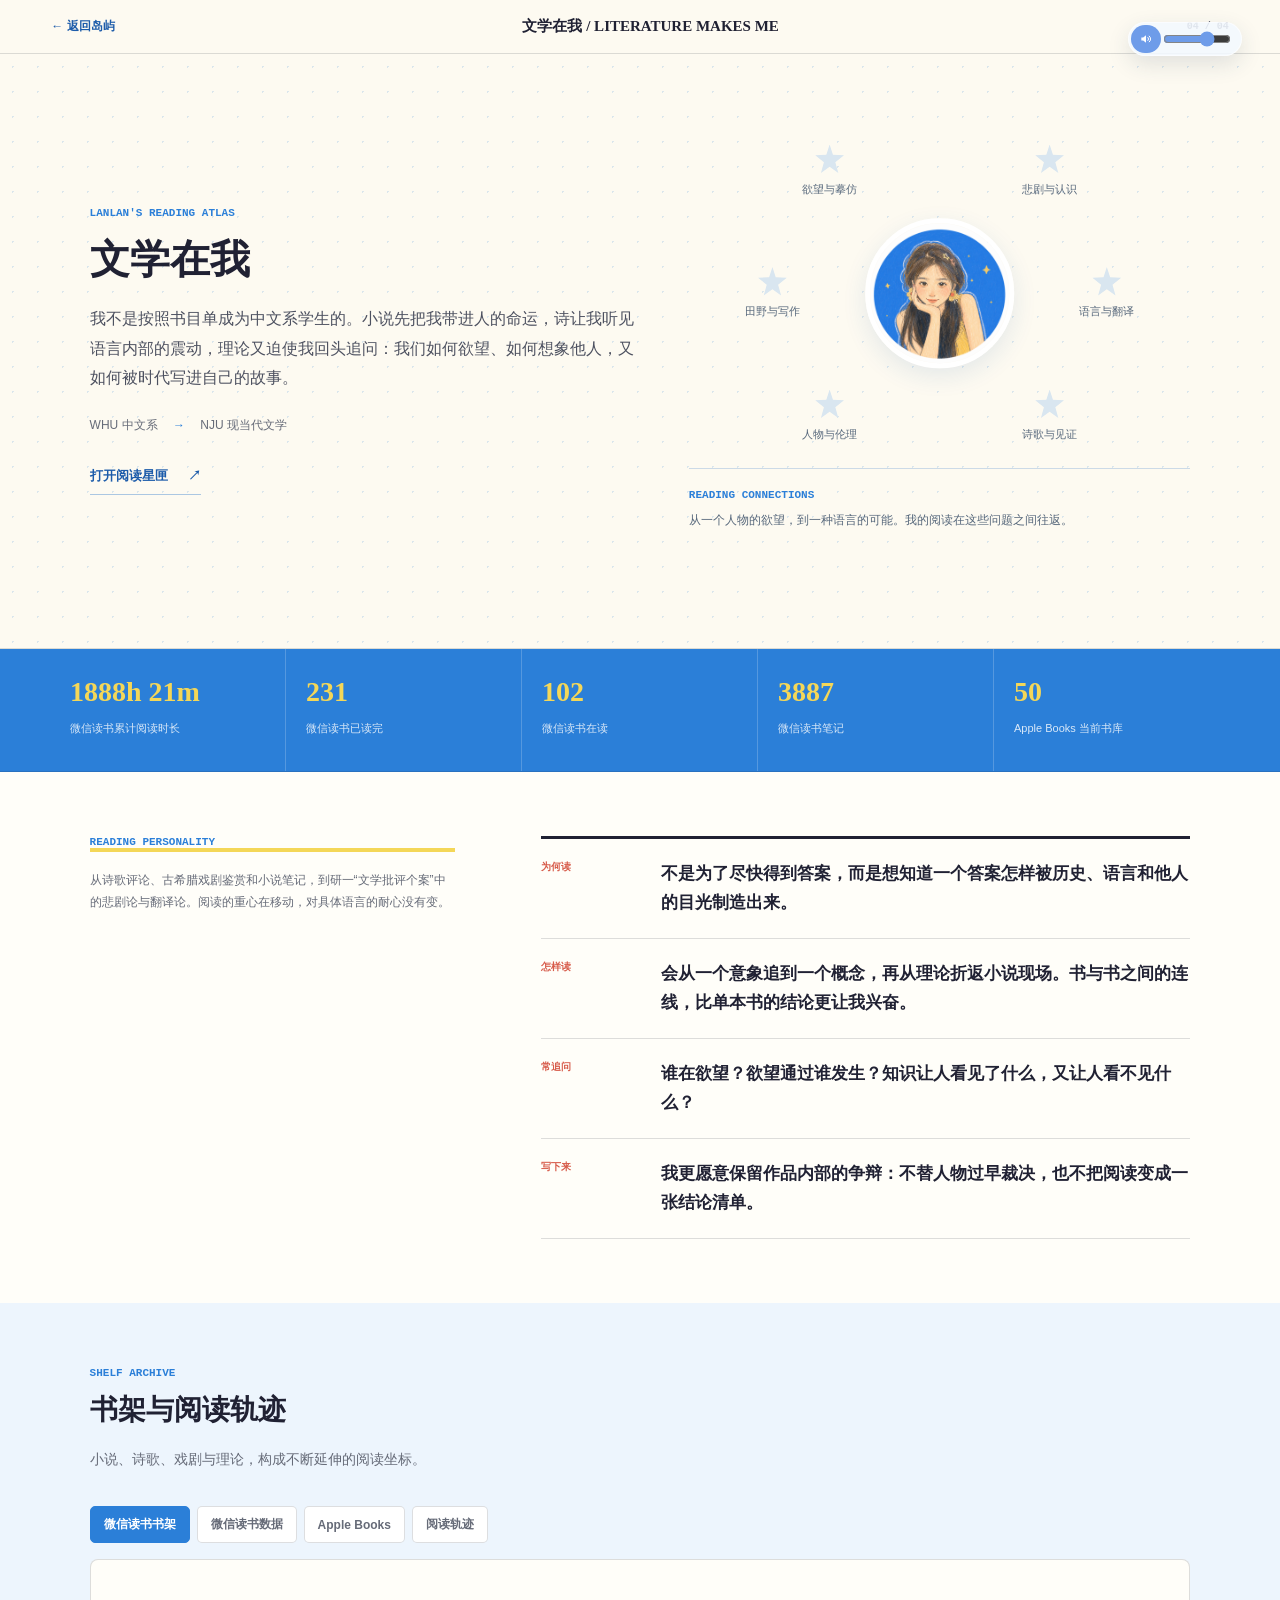
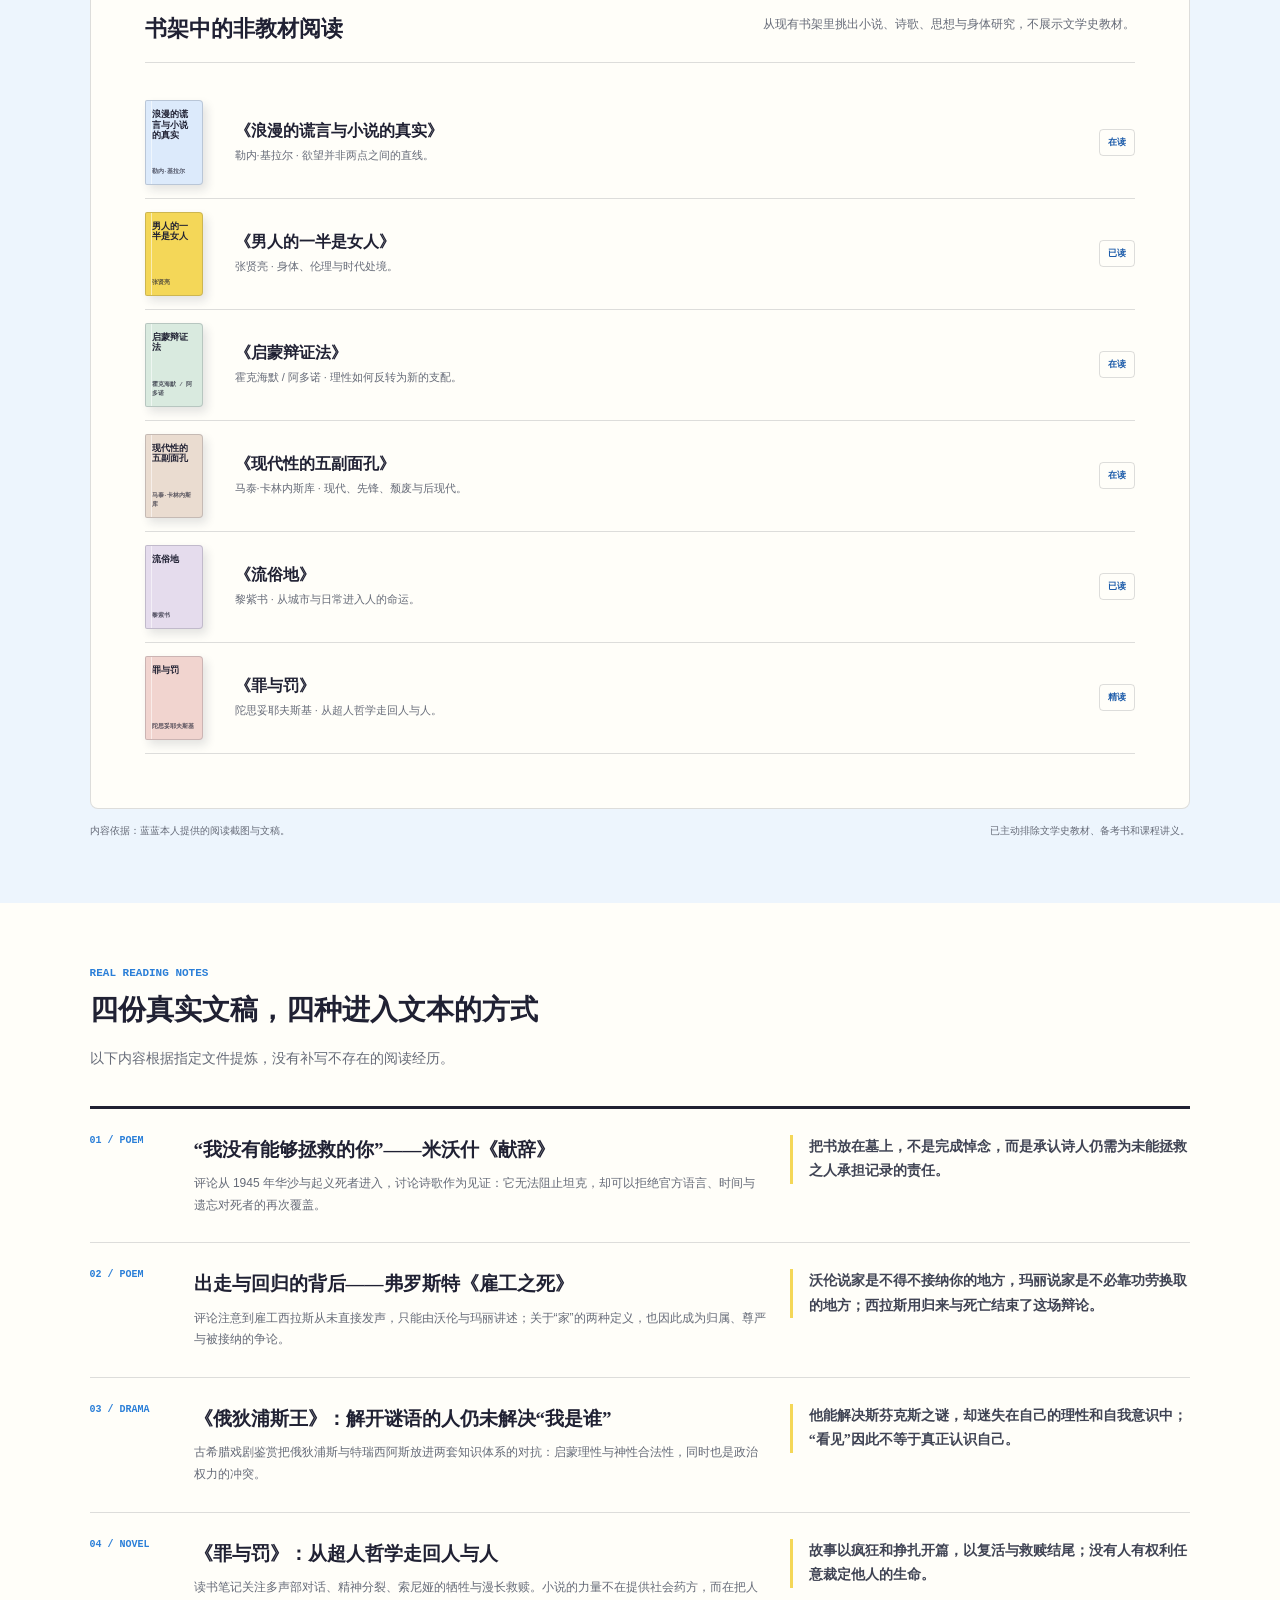
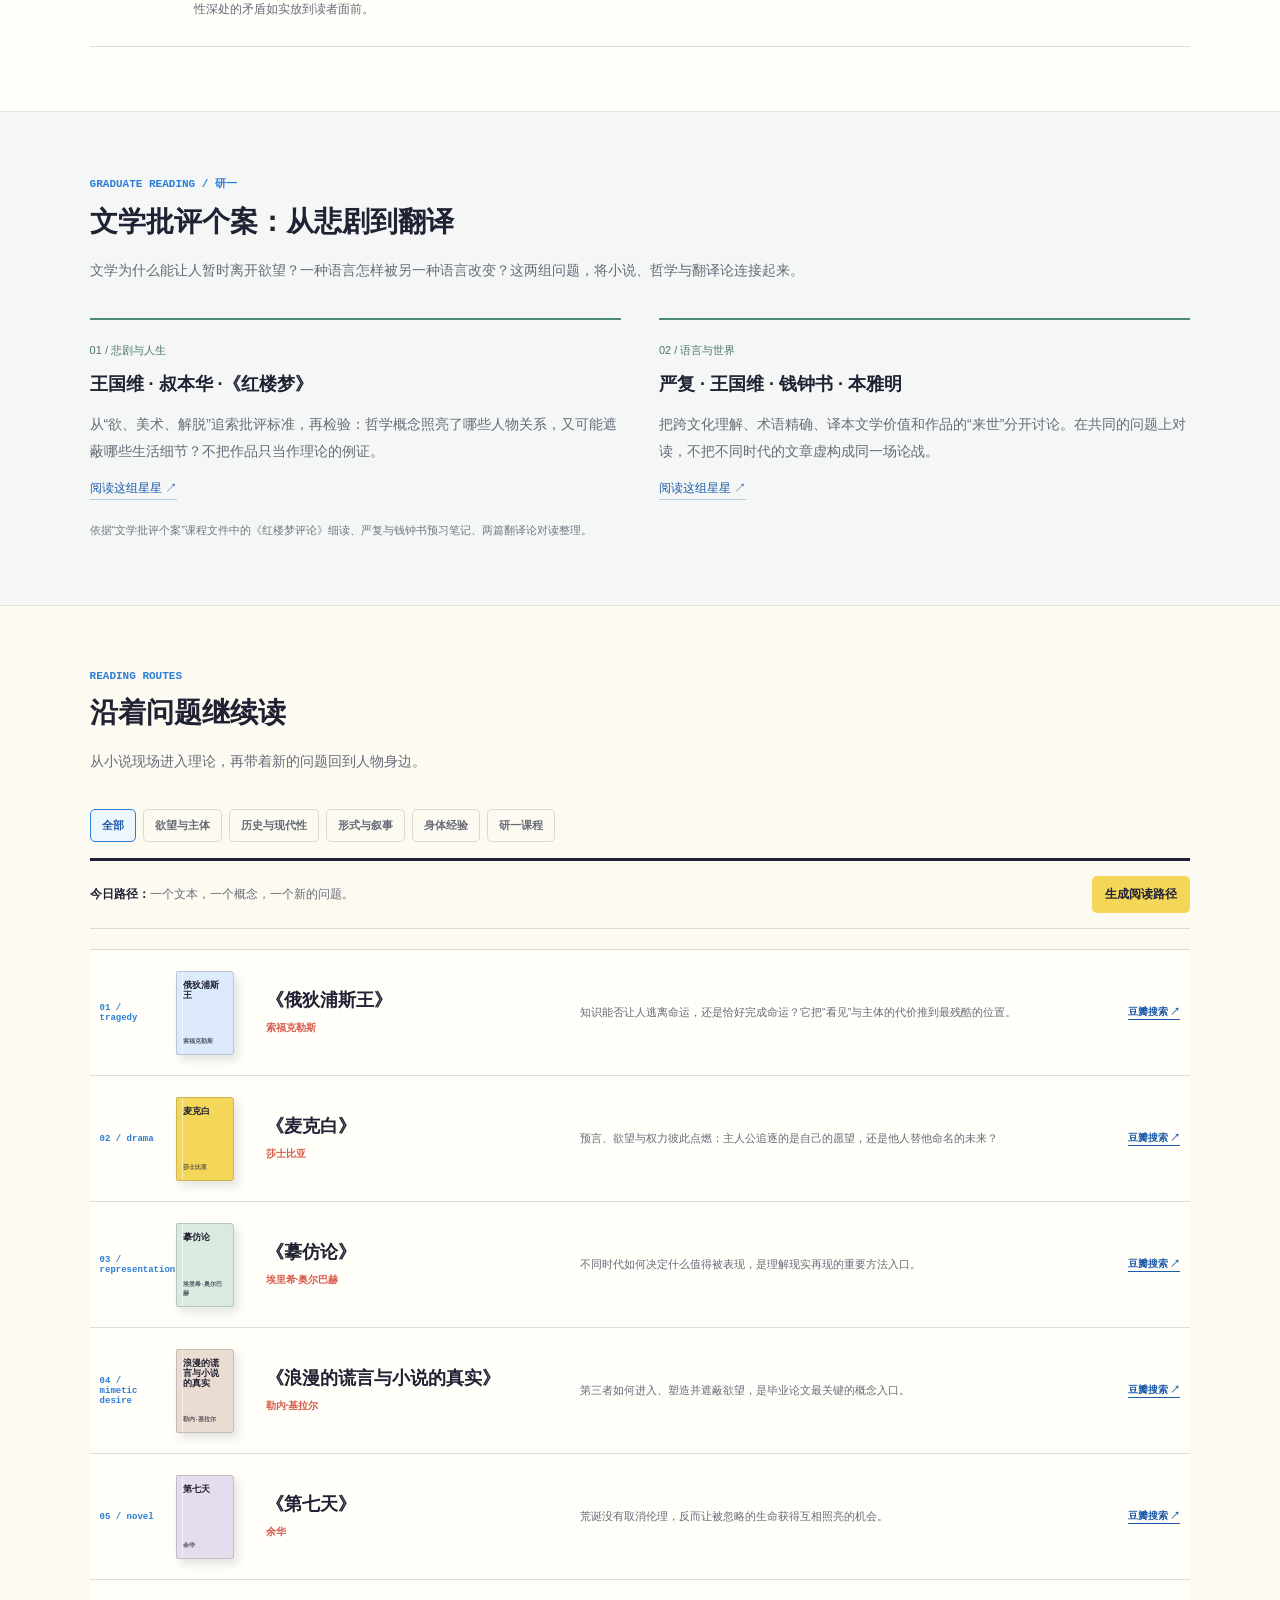
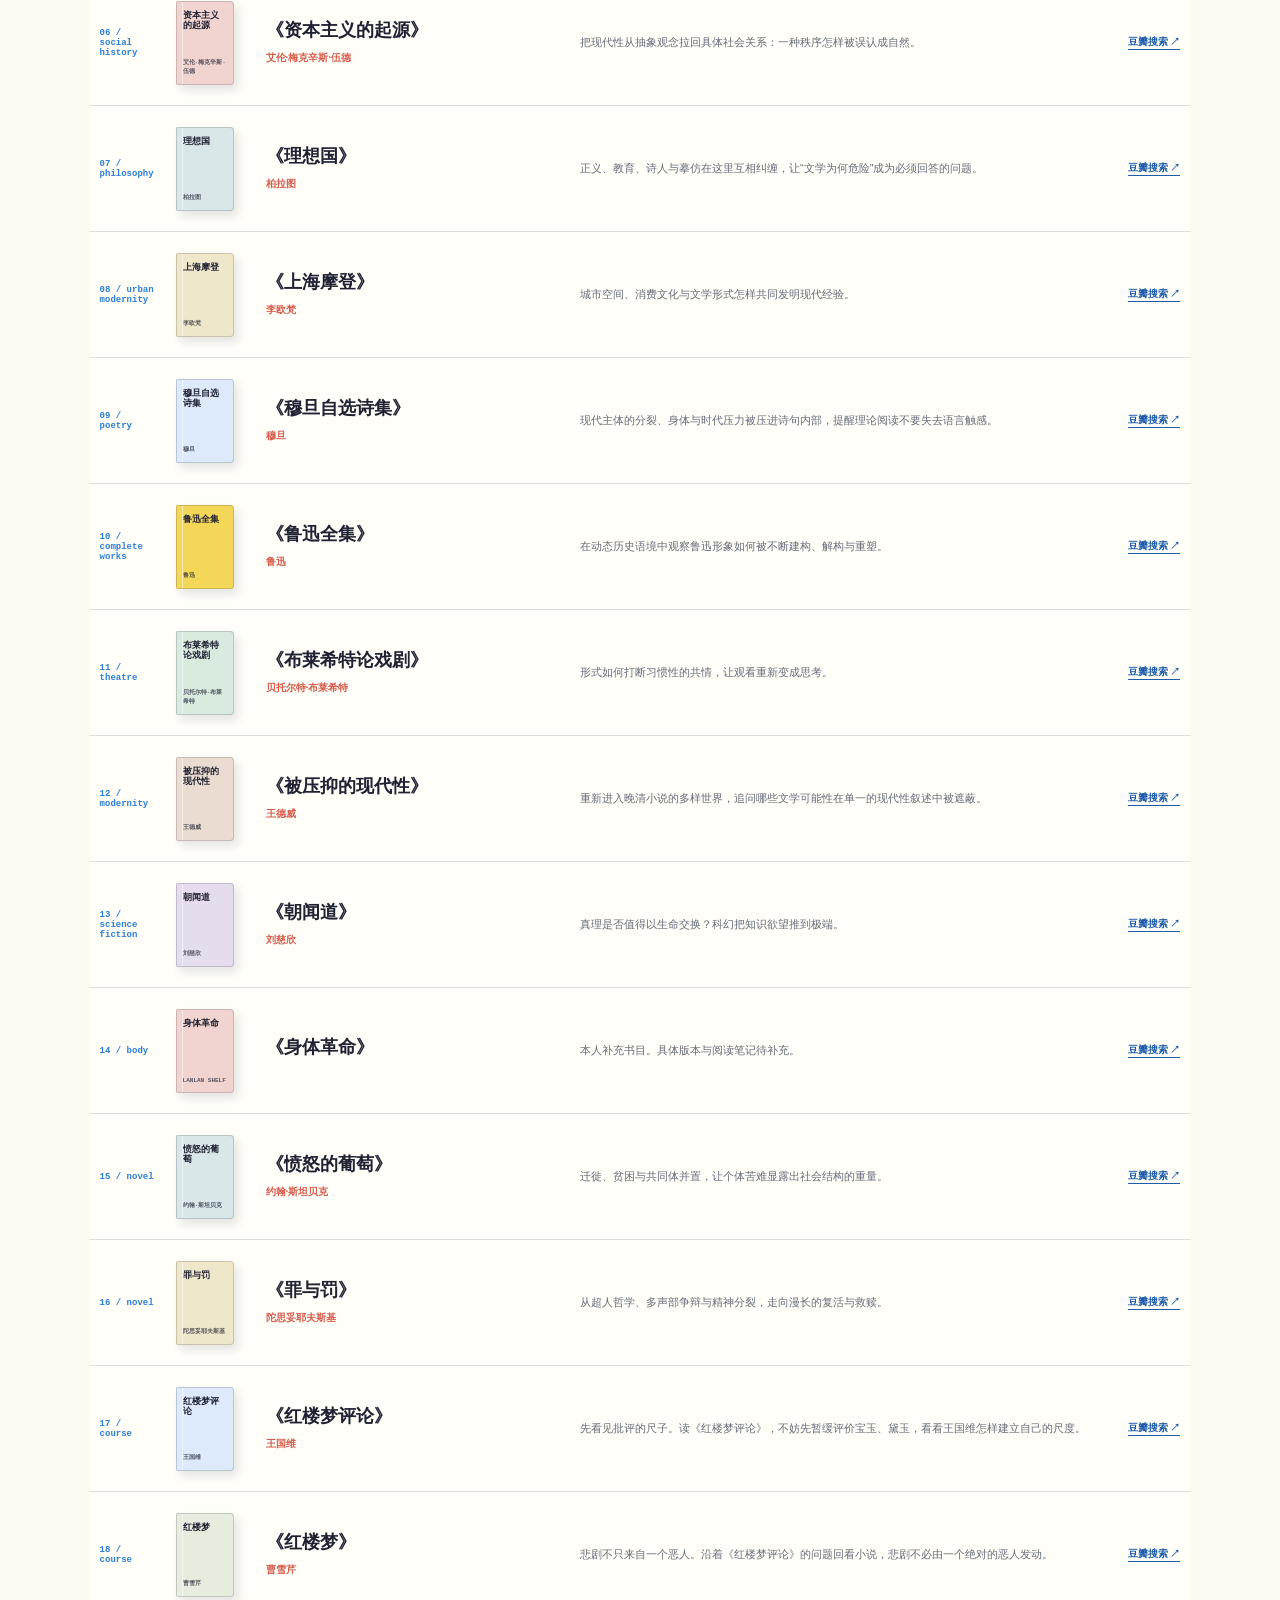
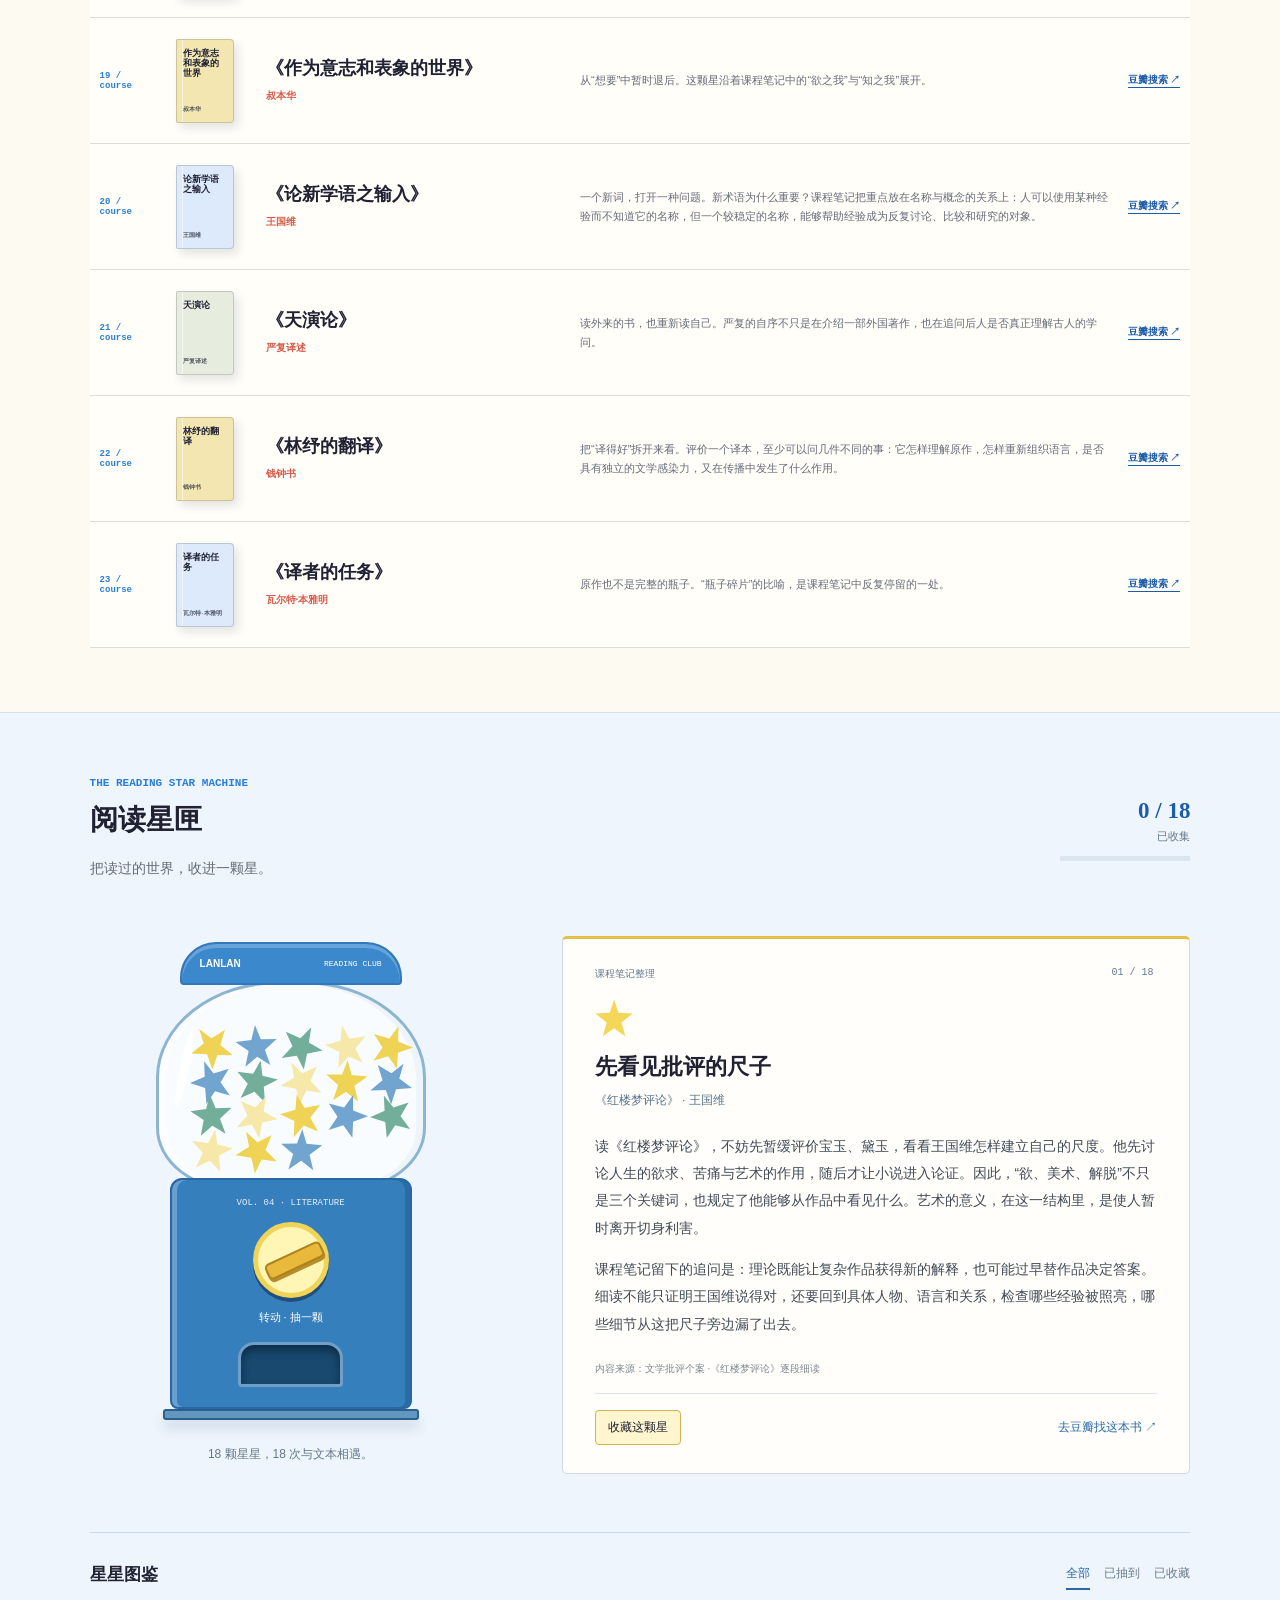
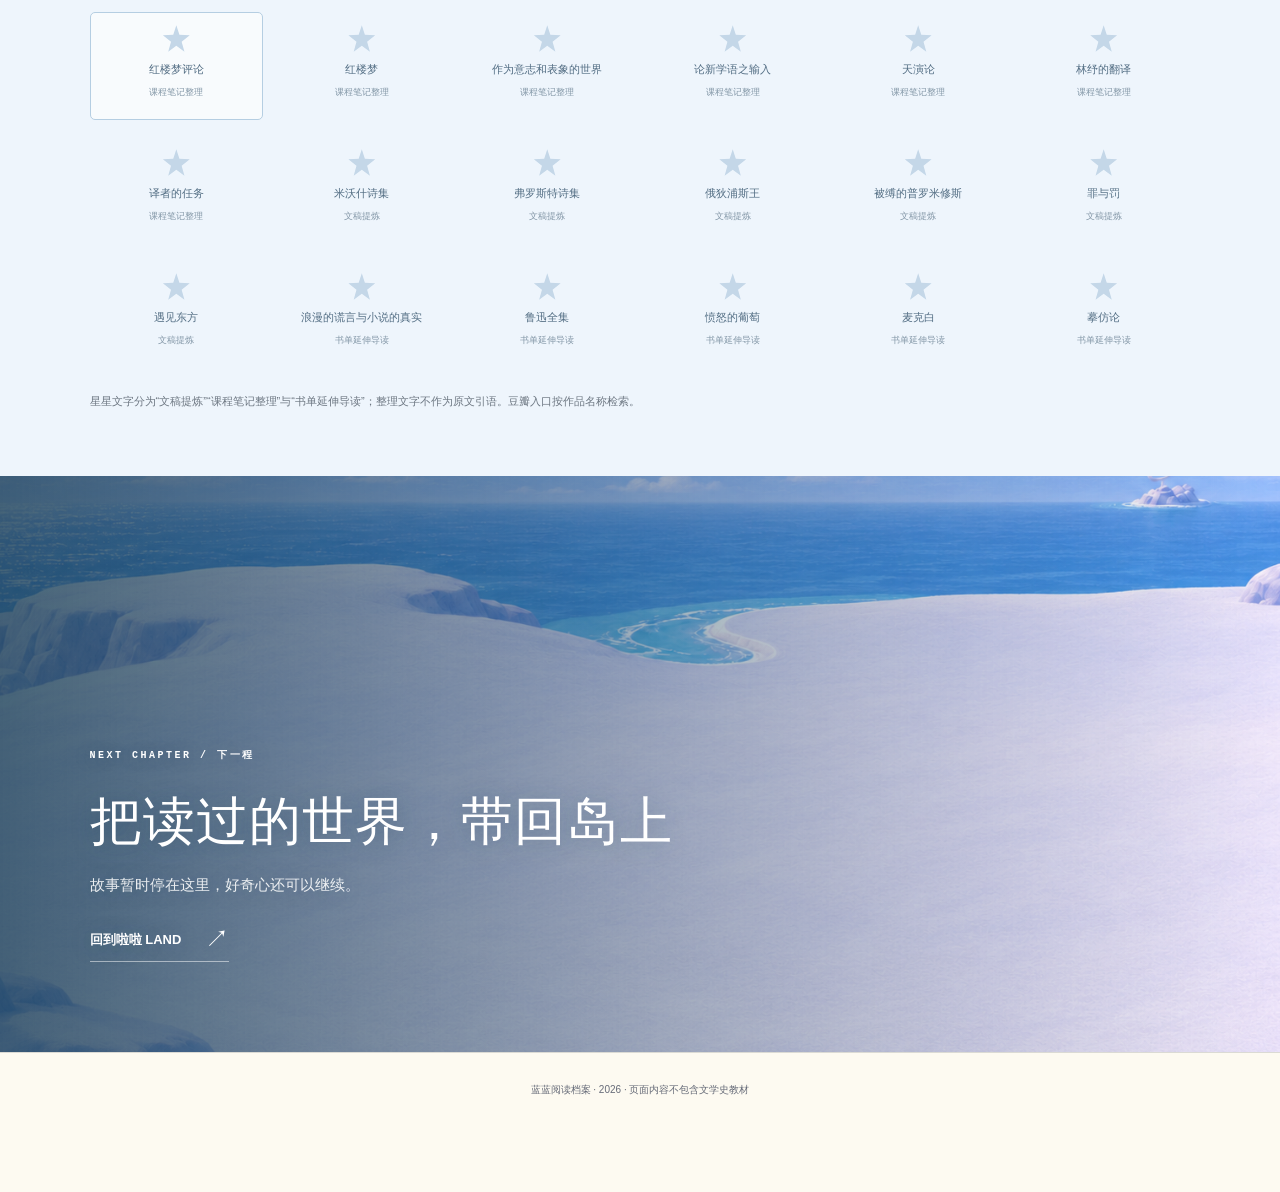
<file: literature.html>
<!doctype html>
<html lang="zh-CN">
<head>
  <meta charset="utf-8">
  <meta name="viewport" content="width=device-width, initial-scale=1">
  <title>文学在我 - 蓝蓝</title>
  <script>if(window.parent!==window)document.documentElement.classList.add('lanlan-framed');</script>
  <meta name="description" content="蓝蓝的阅读星图、文学评论与研一阅读档案。">
  <style>
    *, *::before, *::after { box-sizing: border-box; }
    :root {
      --cream: #fdfaf1;
      --paper: #fffef9;
      --ink: #202133;
      --muted: #666b78;
      --blue: #2b7fd8;
      --blue-deep: #1d5caa;
      --yellow: #f4d758;
      --green: #3d8b68;
      --coral: #d75b4a;
      --line: rgba(32,33,51,.15);
    }
    html { scroll-behavior: smooth; background: var(--cream); }
    body { margin: 0; overflow-x: hidden; background: var(--cream); color: var(--ink); font-family: -apple-system, BlinkMacSystemFont, "Segoe UI", "PingFang SC", "Noto Sans SC", sans-serif; letter-spacing: 0; }
    a { color: inherit; text-decoration: none; }
    button, input { color: inherit; font: inherit; }
    button { cursor: pointer; }
    .topbar { position: sticky; top: 0; z-index: 50; display: flex; align-items: center; justify-content: space-between; min-height: 54px; border-bottom: 1px solid var(--line); padding: 0 clamp(16px,4vw,58px); background: rgba(253,250,241,.95); backdrop-filter: blur(14px); }
    .back { color: var(--blue-deep); font-size: 12px; font-weight: 850; }
    html.lanlan-framed .back { visibility: hidden; }
    .top-title { font: 850 15px Georgia, "Songti SC", serif; }
    .top-index { color: var(--muted); font: 750 10px ui-monospace, SFMono-Regular, Menlo, monospace; }
    .hero { position: relative; display: grid; grid-template-columns: minmax(0,1.08fr) minmax(280px,.72fr); min-height: min(710px,calc(100svh - 54px)); align-items: center; gap: clamp(34px,7vw,92px); overflow: hidden; border-bottom: 1px solid var(--line); padding: clamp(60px,8vw,104px) clamp(18px,7vw,100px); background-color: var(--cream); background-image: radial-gradient(circle,rgba(43,127,216,.16) 1px,transparent 1px); background-size: 25px 25px; }
    .hero-copy { width: min(720px,100%); }
    .eyebrow, .section-kicker { color: var(--blue); font: 850 11px ui-monospace, SFMono-Regular, Menlo, monospace; text-transform: uppercase; }
    h1,h2,h3,p { margin-top: 0; }
    h1 { margin: 17px 0 20px; font: 900 clamp(3rem,7vw,4.8rem)/.96 Georgia,"Songti SC",serif; }
    .hero-lede { max-width: 670px; margin-bottom: 24px; color: #4d5160; font-size: clamp(1rem,1.6vw,1.2rem); line-height: 1.85; }
    .hero-meta { display: flex; flex-wrap: wrap; gap: 7px; }
    .hero-meta span { border: 1px solid var(--line); border-radius: 4px; padding: 7px 9px; background: rgba(255,254,249,.88); font-size: 11px; font-weight: 800; }
    .hero-visual { position: relative; display: grid; min-height: 370px; place-items: center; }
    .hero-avatar { position: relative; z-index: 2; display: block; width: min(240px,58vw); aspect-ratio: 1; border: 7px solid white; border-radius: 50%; object-fit: cover; box-shadow: 0 20px 45px rgba(25,65,115,.18); }
    .book-spine { position: absolute; width: 52px; border: 1px solid rgba(32,33,51,.12); border-radius: 3px 3px 1px 1px; padding: 13px 8px; color: var(--ink); font: 800 11px/1.2 Georgia,"Songti SC",serif; writing-mode: vertical-rl; box-shadow: 0 9px 18px rgba(25,42,72,.12); }
    .spine-a { right: 8%; top: 8%; height: 205px; background: var(--yellow); transform: rotate(5deg); }
    .spine-b { left: 4%; bottom: 2%; height: 174px; background: #d9eadf; transform: rotate(-6deg); }
    .spine-c { right: 16%; bottom: 0; height: 150px; background: #dceafb; transform: rotate(3deg); }
    .stats-band { border-bottom: 1px solid var(--line); background: var(--blue); color: white; }
    .stats { display: grid; grid-template-columns: repeat(5,1fr); width: min(1180px,100%); margin: auto; }
    .stat { min-height: 122px; border-right: 1px solid rgba(255,255,255,.2); padding: 23px 20px; }
    .stat:last-child { border-right: 0; }
    .stat strong { display: block; margin-bottom: 7px; color: var(--yellow); font: 900 clamp(1.45rem,3vw,2.3rem)/1.05 Georgia,serif; }
    .stat span { color: rgba(255,255,255,.82); font-size: 11px; }
    .section { padding: clamp(68px,9vw,112px) clamp(18px,7vw,100px); }
    .section-inner { width: min(1180px,100%); margin: auto; }
    .section h2 { max-width: 820px; margin: 11px 0 17px; font: 900 clamp(2rem,4.8vw,3.45rem)/1.04 Georgia,"Songti SC",serif; }
    .section-intro { max-width: 760px; margin-bottom: 34px; color: var(--muted); font-size: 14px; line-height: 1.85; }
    .profile-section { background: var(--paper); }
    .profile-grid { display: grid; grid-template-columns: .72fr 1.28fr; gap: clamp(30px,7vw,86px); align-items: start; }
    .profile-note { border-top: 4px solid var(--yellow); padding-top: 18px; color: var(--muted); font-size: 12px; line-height: 1.8; }
    .profile-copy { border-top: 3px solid var(--ink); }
    .profile-line { display: grid; grid-template-columns: 100px 1fr; gap: 20px; border-bottom: 1px solid var(--line); padding: 21px 0; }
    .profile-line b { color: var(--coral); font: 850 10px ui-monospace,monospace; text-transform: uppercase; }
    .profile-line p { margin: 0; font: 750 clamp(1.04rem,1.8vw,1.32rem)/1.68 Georgia,"Songti SC",serif; }
    .archive { background: #edf5fd; }
    .archive-tabs { display: flex; flex-wrap: wrap; gap: 7px; margin-bottom: 16px; }
    .archive-tab { border: 1px solid var(--line); border-radius: 5px; padding: 9px 13px; background: white; color: var(--muted); font-size: 12px; font-weight: 800; }
    .archive-tab.active { border-color: var(--blue); background: var(--blue); color: white; }
    .archive-frame { min-height: 540px; overflow: hidden; border: 1px solid var(--line); border-radius: 8px; background: var(--paper); }
    .archive-panel { display: none; min-height: 540px; padding: clamp(24px,5vw,54px); animation: reveal .25s ease both; }
    .archive-panel.active { display: block; }
    @keyframes reveal { from { opacity: 0; transform: translateY(6px); } }
    .panel-head { display: flex; justify-content: space-between; gap: 20px; border-bottom: 1px solid var(--line); padding-bottom: 18px; }
    .panel-head h3 { margin: 0; font: 850 clamp(1.45rem,3vw,2.1rem) Georgia,"Songti SC",serif; }
    .panel-head p { max-width: 520px; margin: 0; color: var(--muted); font-size: 12px; line-height: 1.7; }
    .shelf-flow { display: grid; gap: 0; margin-top: 24px; }
    .shelf-row { display: grid; grid-template-columns: 72px minmax(0,1fr) auto; gap: 18px; align-items: center; border-bottom: 1px solid var(--line); padding: 13px 0; }
    .mini-cover { position: relative; display: grid; width: 58px; aspect-ratio: .69; align-content: space-between; overflow: hidden; border: 1px solid rgba(32,33,51,.18); border-radius: 2px 4px 4px 2px; padding: 8px 6px; background: var(--cover,#dceafb); color: var(--cover-ink,var(--ink)); box-shadow: 4px 5px 10px rgba(25,35,55,.12); font: 800 9px/1.15 Georgia,"Songti SC",serif; }
    .mini-cover::before { content: ""; position: absolute; inset: 0 auto 0 5px; width: 1px; background: rgba(255,255,255,.55); }
    .mini-cover small { align-self: end; font: 700 6px ui-monospace,monospace; opacity: .72; }
    .shelf-row h4 { margin: 0 0 5px; font: 850 16px Georgia,"Songti SC",serif; }
    .shelf-row p { margin: 0; color: var(--muted); font-size: 11px; line-height: 1.6; }
    .shelf-status { border: 1px solid var(--line); border-radius: 4px; padding: 6px 8px; color: var(--blue-deep); font-size: 9px; font-weight: 850; white-space: nowrap; }
    .data-grid { display: grid; grid-template-columns: repeat(5,1fr); gap: 10px; margin: 28px 0; }
    .data-tile { min-height: 112px; border: 1px solid var(--line); border-radius: 6px; padding: 16px; background: white; }
    .data-tile strong { display: block; margin-bottom: 8px; color: var(--blue); font: 900 25px Georgia,serif; }
    .data-tile span { color: var(--muted); font-size: 10px; }
    .reading-bars { display: grid; gap: 11px; max-width: 760px; }
    .reading-bar { display: grid; grid-template-columns: 86px 1fr 42px; gap: 12px; align-items: center; color: var(--muted); font-size: 11px; }
    .bar-track { height: 9px; overflow: hidden; border-radius: 2px; background: #e2e5e8; }
    .bar-fill { height: 100%; width: var(--w); background: var(--c,var(--blue)); }
    .reading-map { position: relative; min-height: 410px; margin-top: 26px; overflow: hidden; border: 1px solid var(--line); background: #f7f0df; box-shadow: inset 0 0 50px rgba(117,76,32,.08); }
    .reading-map::before, .reading-map::after { content: ""; position: absolute; background: rgba(32,33,51,.35); }
    .reading-map::before { left: 50%; top: 7%; bottom: 7%; width: 1px; }
    .reading-map::after { left: 4%; right: 4%; top: 50%; height: 1px; }
    .axis-label { position: absolute; color: rgba(32,33,51,.58); font: 800 9px ui-monospace,monospace; text-transform: uppercase; }
    .axis-top { top: 12px; left: calc(50% + 12px); } .axis-bottom { bottom: 12px; left: calc(50% + 12px); } .axis-left { left: 12px; top: calc(50% + 10px); } .axis-right { right: 12px; top: calc(50% + 10px); }
    .map-node { position: absolute; display: flex; align-items: center; gap: 9px; max-width: 190px; border: 1px solid rgba(32,33,51,.18); border-radius: 5px; padding: 8px; background: rgba(255,254,249,.94); box-shadow: 0 8px 20px rgba(75,58,35,.12); }
    .map-node .mini-cover { width: 42px; flex: 0 0 auto; }
    .map-node b { font: 800 11px/1.35 Georgia,"Songti SC",serif; }
    .map-node:nth-of-type(1) { left: 9%; top: 16%; transform: rotate(-2deg); }
    .map-node:nth-of-type(2) { right: 8%; top: 20%; transform: rotate(2deg); }
    .map-node:nth-of-type(3) { left: 13%; bottom: 13%; transform: rotate(1deg); }
    .map-node:nth-of-type(4) { right: 12%; bottom: 14%; transform: rotate(-2deg); }
    .timeline-flow { position: relative; display: grid; gap: 0; margin-top: 24px; }
    .timeline-flow::before { content: ""; position: absolute; left: 26px; top: 15px; bottom: 15px; width: 2px; background: #bfd7f2; }
    .time-row { position: relative; display: grid; grid-template-columns: 54px 60px 1fr; gap: 16px; align-items: center; min-height: 104px; border-bottom: 1px solid var(--line); padding: 12px 0; }
    .time-dot { position: relative; z-index: 2; width: 12px; height: 12px; margin-left: 21px; border: 3px solid var(--paper); border-radius: 50%; background: var(--blue); box-shadow: 0 0 0 1px var(--blue); }
    .time-copy h4 { margin: 0 0 5px; font: 850 15px Georgia,"Songti SC",serif; }
    .time-copy p { margin: 0; color: var(--muted); font-size: 11px; line-height: 1.65; }
    .archive-note { display: flex; justify-content: space-between; gap: 20px; margin-top: 13px; color: var(--muted); font-size: 10px; line-height: 1.7; }
    .writing-section { background: var(--paper); }
    .writing-list { border-top: 3px solid var(--ink); }
    .writing-item { display: grid; grid-template-columns: 80px minmax(0,1fr) minmax(240px,.7fr); gap: 24px; align-items: start; border-bottom: 1px solid var(--line); padding: 26px 0; }
    .writing-kind { color: var(--blue); font: 850 10px ui-monospace,monospace; }
    .writing-item h3 { margin: 0 0 8px; font: 850 clamp(1.2rem,2.4vw,1.75rem) Georgia,"Songti SC",serif; }
    .writing-item p { margin: 0; color: var(--muted); font-size: 12px; line-height: 1.8; }
    .writing-insight { border-left: 3px solid var(--yellow); padding-left: 16px; color: #404454; font: 750 14px/1.75 Georgia,"Songti SC",serif; }
    .routes-section { background: var(--cream); }
    .topic-filter { display: flex; flex-wrap: wrap; gap: 7px; margin: 24px 0 16px; }
    .topic-filter button { border: 1px solid var(--line); border-radius: 5px; padding: 8px 11px; background: transparent; color: var(--muted); font-size: 11px; font-weight: 800; }
    .topic-filter button:hover, .topic-filter button.active { border-color: var(--blue); background: #edf5fd; color: var(--blue-deep); }
    .route-maker { display: flex; align-items: center; justify-content: space-between; gap: 18px; border-top: 3px solid var(--ink); border-bottom: 1px solid var(--line); padding: 15px 0; }
    .route-output { color: var(--muted); font-size: 12px; line-height: 1.6; }
    .route-output strong { color: var(--ink); }
    .route-button { flex: 0 0 auto; border: 0; border-radius: 5px; padding: 10px 13px; background: var(--yellow); font-size: 12px; font-weight: 850; }
    .book-grid { display: grid; grid-template-columns: 1fr; margin-top: 20px; border-top: 1px solid var(--line); }
    .book-card { display: grid; grid-template-columns: 58px 72px minmax(160px,.56fr) minmax(220px,1fr) auto; gap: 18px; align-items: center; min-height: 126px; border-bottom: 1px solid var(--line); padding: 15px 10px; background: var(--paper); transition: background .2s ease; }
    .book-card:hover { background: #eef6ff; }
    .book-card.hidden { display: none; }
    .book-no { color: var(--blue); font: 850 9px ui-monospace,monospace; }
    .book-title h3 { margin: 0 0 5px; font: 850 18px/1.2 Georgia,"Songti SC",serif; }
    .book-author { color: var(--coral); font-size: 10px; font-weight: 800; }
    .book-card p { margin: 0; color: var(--muted); font-size: 11px; line-height: 1.72; }
    .book-link { border-bottom: 1px solid currentColor; color: var(--blue-deep); font-size: 10px; font-weight: 850; white-space: nowrap; }
    .chat-section { background: var(--blue); color: white; }
    .chat-section .section-kicker { color: var(--yellow); }
    .chat-section .section-intro { color: rgba(255,255,255,.78); }
    .chat-shell { display: grid; grid-template-columns: 220px minmax(0,1fr); min-height: 520px; overflow: hidden; border: 1px solid rgba(255,255,255,.34); border-radius: 8px; background: var(--paper); color: var(--ink); }
    .chat-aside { border-right: 1px solid var(--line); padding: 22px; background: #f2f6fb; }
    .chat-aside b { display: block; margin-bottom: 8px; font: 850 18px Georgia,"Songti SC",serif; }
    .chat-aside p { color: var(--muted); font-size: 11px; line-height: 1.7; }
    .chat-avatar { display: block; width: 76px; aspect-ratio: 1; margin-bottom: 18px; border: 4px solid white; border-radius: 50%; object-fit: cover; box-shadow: 0 8px 18px rgba(20,50,90,.14); }
    .chat-main { display: grid; grid-template-rows: auto 1fr auto; min-width: 0; }
    .quick-questions { display: flex; flex-wrap: wrap; gap: 7px; border-bottom: 1px solid var(--line); padding: 15px 17px; }
    .quick-question { border: 1px solid var(--line); border-radius: 5px; padding: 7px 9px; background: white; color: var(--blue-deep); font-size: 10px; font-weight: 800; }
    .chat-log { display: flex; max-height: 340px; flex-direction: column; gap: 13px; overflow-y: auto; padding: 20px; }
    .message { max-width: min(650px,88%); border-radius: 7px; padding: 12px 14px; font-size: 12px; line-height: 1.75; white-space: pre-wrap; }
    .message.bot { align-self: flex-start; border: 1px solid var(--line); background: #f5f5f2; }
    .message.user { align-self: flex-end; background: #e8f2fd; }
    .chat-form { display: grid; grid-template-columns: 1fr auto; gap: 9px; border-top: 1px solid var(--line); padding: 14px; }
    .chat-form input { min-width: 0; border: 1px solid var(--line); border-radius: 5px; padding: 11px 12px; background: white; outline: 0; }
    .chat-form input:focus { border-color: var(--blue); box-shadow: 0 0 0 3px rgba(43,127,216,.12); }
    .send-button { border: 0; border-radius: 5px; padding: 0 15px; background: var(--yellow); font-weight: 850; }
    footer { border-top: 1px solid var(--line); padding: 28px 18px 90px; color: var(--muted); font-size: 10px; line-height: 1.7; text-align: center; }
    @media (max-width:900px) {
      .hero { grid-template-columns: 1fr; min-height: auto; }
      .hero-visual { min-height: 290px; }
      .hero-avatar { width: 210px; }
      .stats { grid-template-columns: repeat(2,1fr); }
      .stat { border-bottom: 1px solid rgba(255,255,255,.2); }
      .stat:last-child { grid-column: 1/-1; }
      .profile-grid, .chat-shell { grid-template-columns: 1fr; }
      .chat-aside { display: grid; grid-template-columns: 84px 1fr; border-right: 0; border-bottom: 1px solid var(--line); }
      .data-grid { grid-template-columns: repeat(2,1fr); }
      .writing-item { grid-template-columns: 68px 1fr; }
      .writing-insight { grid-column: 2; }
      .book-card { grid-template-columns: 50px 64px minmax(0,1fr) auto; }
      .book-card p { grid-column: 3/-1; }
    }
    @media (max-width:600px) {
      .top-title { max-width: 52vw; overflow: hidden; font-size: 12px; text-overflow: ellipsis; white-space: nowrap; }
      h1 { font-size: clamp(2.8rem,14vw,3.8rem); }
      .section h2 { font-size: clamp(1.9rem,10vw,2.8rem); }
      .hero { padding-top: 50px; }
      .stats { grid-template-columns: 1fr 1fr; }
      .stat { min-height: 105px; padding: 18px 14px; }
      .profile-line { grid-template-columns: 1fr; gap: 7px; }
      .archive-tabs { display: grid; grid-template-columns: 1fr 1fr; }
      .archive-tab { padding-inline: 6px; }
      .archive-frame, .archive-panel { min-height: 590px; }
      .panel-head { display: block; }
      .panel-head p { margin-top: 10px; }
      .shelf-row { grid-template-columns: 62px 1fr; }
      .shelf-status { grid-column: 2; justify-self: start; }
      .data-grid { grid-template-columns: 1fr 1fr; }
      .reading-bar { grid-template-columns: 68px 1fr 35px; }
      .map-node { max-width: 138px; }
      .map-node b { font-size: 9px; }
      .map-node .mini-cover { width: 34px; }
      .writing-item { grid-template-columns: 1fr; }
      .writing-insight { grid-column: 1; }
      .route-maker { align-items: flex-start; flex-direction: column; }
      .book-card { grid-template-columns: 44px 58px minmax(0,1fr); gap: 11px; }
      .book-card p { grid-column: 2/-1; }
      .book-link { grid-column: 2/-1; justify-self: start; }
      .chat-aside { display: none; }
      .quick-questions { overflow-x: auto; flex-wrap: nowrap; }
      .quick-question { flex: 0 0 auto; }
    }
    @media (prefers-reduced-motion:reduce) { html { scroll-behavior: auto; } *,*::before,*::after { animation-duration:.01ms !important; transition-duration:.01ms !important; } }
  </style>
  <link rel="stylesheet" href="assets/reading-stars.css">
<link rel="stylesheet" href="assets/scene-motion.css?v=20261116-motion2">
</head>
<body>
  <header class="topbar"><a class="back" href="index.html#home" target="_top">← 返回岛屿</a><span class="top-title">文学在我 / LITERATURE MAKES ME</span><span class="top-index">04 / 04</span></header>
  <main>
    <section class="hero">
      <div class="hero-copy"><div class="eyebrow">lanlan's reading atlas</div><h1>文学在我</h1><p class="hero-lede">我不是按照书目单成为中文系学生的。小说先把我带进人的命运，诗让我听见语言内部的震动，理论又迫使我回头追问：我们如何欲望、如何想象他人，又如何被时代写进自己的故事。</p><p class="reading-origin">WHU 中文系 <span aria-hidden="true">→</span> NJU 现当代文学</p><a class="reading-jump" href="#stars">打开阅读星匣 <span aria-hidden="true">↗</span></a></div>
      <div class="constellation-wrap">
        <div class="constellation" aria-label="蓝蓝的阅读星图">
          <svg class="constellation-lines" viewBox="0 0 440 350" preserveAspectRatio="none" aria-hidden="true"><g id="starLines"></g></svg>
          <img class="constellation-avatar" src="assets/lanlan-avatar.png" alt="蓝蓝头像">
          <button class="topic-star" type="button" data-star-topic="desire" style="--x:25%;--y:15%" aria-pressed="false"><span class="star-shape"></span><span>欲望与摹仿</span></button>
          <button class="topic-star" type="button" data-star-topic="tragedy" style="--x:75%;--y:15%" aria-pressed="false"><span class="star-shape"></span><span>悲剧与认识</span></button>
          <button class="topic-star" type="button" data-star-topic="language" style="--x:88%;--y:50%" aria-pressed="false"><span class="star-shape"></span><span>语言与翻译</span></button>
          <button class="topic-star" type="button" data-star-topic="witness" style="--x:75%;--y:85%" aria-pressed="false"><span class="star-shape"></span><span>诗歌与见证</span></button>
          <button class="topic-star" type="button" data-star-topic="self" style="--x:25%;--y:85%" aria-pressed="false"><span class="star-shape"></span><span>人物与伦理</span></button>
          <button class="topic-star" type="button" data-star-topic="field" style="--x:12%;--y:50%" aria-pressed="false"><span class="star-shape"></span><span>田野与写作</span></button>
        </div>
        <div class="constellation-caption" aria-live="polite"><span class="section-kicker" id="constellationLabel">READING CONNECTIONS</span><p id="constellationText">从一个人物的欲望，到一种语言的可能。我的阅读在这些问题之间往返。</p><button type="button" id="clearConstellation" hidden>清除连线</button></div>
      </div>
    </section>

    <section class="stats-band" aria-label="阅读数据"><div class="stats"><div class="stat"><strong>1888h 21m</strong><span>微信读书累计阅读时长</span></div><div class="stat"><strong>231</strong><span>微信读书已读完</span></div><div class="stat"><strong>102</strong><span>微信读书在读</span></div><div class="stat"><strong>3887</strong><span>微信读书笔记</span></div><div class="stat"><strong>50</strong><span>Apple Books 当前书库</span></div></div></section>

    <section class="section profile-section"><div class="section-inner profile-grid"><aside><div class="section-kicker">reading personality</div><p class="profile-note">从诗歌评论、古希腊戏剧鉴赏和小说笔记，到研一“文学批评个案”中的悲剧论与翻译论。阅读的重心在移动，对具体语言的耐心没有变。</p></aside><div class="profile-copy"><div class="profile-line"><b>为何读</b><p>不是为了尽快得到答案，而是想知道一个答案怎样被历史、语言和他人的目光制造出来。</p></div><div class="profile-line"><b>怎样读</b><p>会从一个意象追到一个概念，再从理论折返小说现场。书与书之间的连线，比单本书的结论更让我兴奋。</p></div><div class="profile-line"><b>常追问</b><p>谁在欲望？欲望通过谁发生？知识让人看见了什么，又让人看不见什么？</p></div><div class="profile-line"><b>写下来</b><p>我更愿意保留作品内部的争辩：不替人物过早裁决，也不把阅读变成一张结论清单。</p></div></div></div></section>

    <section class="section archive" id="archive"><div class="section-inner"><div class="section-kicker">shelf archive</div><h2>书架与阅读轨迹</h2><p class="section-intro">小说、诗歌、戏剧与理论，构成不断延伸的阅读坐标。</p><div class="archive-tabs" role="tablist"><button class="archive-tab active" type="button" data-panel="wereadShelf">微信读书书架</button><button class="archive-tab" type="button" data-panel="wereadStats">微信读书数据</button><button class="archive-tab" type="button" data-panel="appleLibrary">Apple Books</button><button class="archive-tab" type="button" data-panel="appleFinished">阅读轨迹</button></div><div class="archive-frame">
      <section class="archive-panel active" id="wereadShelf"><div class="panel-head"><h3>书架中的非教材阅读</h3><p>从现有书架里挑出小说、诗歌、思想与身体研究，不展示文学史教材。</p></div><div class="shelf-flow" data-shelf="weread"></div></section>
      <section class="archive-panel" id="wereadStats"><div class="panel-head"><h3>阅读的积累</h3><p>累计时长、读完的书与留下的笔记。数据按蓝蓝提供的阅读记录保留。</p></div><div class="data-grid" id="dataTiles"></div><p class="data-footnote">1888 小时 21 分钟之外，还有从一个句子出发的停顿、重读和追问。</p></section>
      <section class="archive-panel" id="appleLibrary"><div class="panel-head"><h3>阅读经纬图</h3><p>横轴从小说现场走向理论抽象，纵轴从个体经验走向时代结构。封面节点来自蓝蓝的 Apple Books 书库。</p></div><div class="reading-map"><span class="axis-label axis-top">时代结构</span><span class="axis-label axis-bottom">个体经验</span><span class="axis-label axis-left">小说现场</span><span class="axis-label axis-right">理论抽象</span><div id="mapNodes"></div></div></section>
      <section class="archive-panel" id="appleFinished"><div class="panel-head"><h3>不是打卡，是问题迁移</h3><p>以阅读阶段组织已读内容，保留从小说、诗歌到理论的移动。</p></div><div class="timeline-flow" id="timelineFlow"></div></section>
    </div><div class="archive-note"><span>内容依据：蓝蓝本人提供的阅读截图与文稿。</span><span>已主动排除文学史教材、备考书和课程讲义。</span></div></div></section>

    <section class="section writing-section" id="writing"><div class="section-inner"><div class="section-kicker">real reading notes</div><h2>四份真实文稿，四种进入文本的方式</h2><p class="section-intro">以下内容根据指定文件提炼，没有补写不存在的阅读经历。</p><div class="writing-list">
      <article class="writing-item"><span class="writing-kind">01 / POEM</span><div><h3>“我没有能够拯救的你”——米沃什《献辞》</h3><p>评论从 1945 年华沙与起义死者进入，讨论诗歌作为见证：它无法阻止坦克，却可以拒绝官方语言、时间与遗忘对死者的再次覆盖。</p></div><div class="writing-insight">把书放在墓上，不是完成悼念，而是承认诗人仍需为未能拯救之人承担记录的责任。</div></article>
      <article class="writing-item"><span class="writing-kind">02 / POEM</span><div><h3>出走与回归的背后——弗罗斯特《雇工之死》</h3><p>评论注意到雇工西拉斯从未直接发声，只能由沃伦与玛丽讲述；关于“家”的两种定义，也因此成为归属、尊严与被接纳的争论。</p></div><div class="writing-insight">沃伦说家是不得不接纳你的地方，玛丽说家是不必靠功劳换取的地方；西拉斯用归来与死亡结束了这场辩论。</div></article>
      <article class="writing-item"><span class="writing-kind">03 / DRAMA</span><div><h3>《俄狄浦斯王》：解开谜语的人仍未解决“我是谁”</h3><p>古希腊戏剧鉴赏把俄狄浦斯与特瑞西阿斯放进两套知识体系的对抗：启蒙理性与神性合法性，同时也是政治权力的冲突。</p></div><div class="writing-insight">他能解决斯芬克斯之谜，却迷失在自己的理性和自我意识中；“看见”因此不等于真正认识自己。</div></article>
      <article class="writing-item"><span class="writing-kind">04 / NOVEL</span><div><h3>《罪与罚》：从超人哲学走回人与人</h3><p>读书笔记关注多声部对话、精神分裂、索尼娅的牺牲与漫长救赎。小说的力量不在提供社会药方，而在把人性深处的矛盾如实放到读者面前。</p></div><div class="writing-insight">故事以疯狂和挣扎开篇，以复活与救赎结尾；没有人有权利任意裁定他人的生命。</div></article>
    </div></div></section>

    <section class="section course-section" id="course"><div class="section-inner"><div class="section-kicker">graduate reading / 研一</div><h2>文学批评个案：从悲剧到翻译</h2><p class="section-intro">文学为什么能让人暂时离开欲望？一种语言怎样被另一种语言改变？这两组问题，将小说、哲学与翻译论连接起来。</p><div class="course-paths"><article><span>01 / 悲剧与人生</span><h3>王国维 · 叔本华 ·《红楼梦》</h3><p>从“欲、美术、解脱”追索批评标准，再检验：哲学概念照亮了哪些人物关系，又可能遮蔽哪些生活细节？不把作品只当作理论的例证。</p><a href="#stars" data-open-reading="wang">阅读这组星星 ↗</a></article><article><span>02 / 语言与世界</span><h3>严复 · 王国维 · 钱钟书 · 本雅明</h3><p>把跨文化理解、术语精确、译本文学价值和作品的“来世”分开讨论。在共同的问题上对读，不把不同时代的文章虚构成同一场论战。</p><a href="#stars" data-open-reading="benjamin">阅读这组星星 ↗</a></article></div><p class="source-note">依据“文学批评个案”课程文件中的《红楼梦评论》细读、严复与钱钟书预习笔记、两篇翻译论对读整理。</p></div></section>

    <section class="section routes-section" id="books"><div class="section-inner"><div class="section-kicker">reading routes</div><h2>沿着问题继续读</h2><p class="section-intro">从小说现场进入理论，再带着新的问题回到人物身边。</p><div class="topic-filter"><button class="active" type="button" data-topic="all">全部</button><button type="button" data-topic="desire">欲望与主体</button><button type="button" data-topic="history">历史与现代性</button><button type="button" data-topic="form">形式与叙事</button><button type="button" data-topic="body">身体经验</button><button type="button" data-topic="course">研一课程</button></div><div class="route-maker"><div class="route-output" id="routeOutput"><strong>今日路径：</strong>一个文本，一个概念，一个新的问题。</div><button class="route-button" id="makeRoute" type="button">生成阅读路径</button></div><div class="book-grid" id="bookGrid"></div></div></section>

    <section class="section stars-section" id="stars"><div class="section-inner">
      <div class="stars-heading"><div><div class="section-kicker">THE READING STAR MACHINE</div><h2>阅读星匣</h2><p class="section-intro">把读过的世界，收进一颗星。</p></div><div class="collection-meter"><span id="collectionCount">0 / 18</span><small>已收集</small><progress id="collectionProgress" value="0" max="18" aria-label="星星收集进度"></progress></div></div>
      <div class="star-workbench">
        <div class="machine-zone">
          <div class="star-machine" id="starMachine">
            <div class="machine-cap"><span>LANLAN</span><span>READING CLUB</span></div>
            <div class="machine-glass" aria-hidden="true"><div class="capsule-stars" id="capsuleStars"></div><span class="glass-reflection"></span></div>
            <div class="machine-base"><span class="machine-edition">VOL. 04 · LITERATURE</span><button id="drawStar" class="machine-crank" type="button" aria-label="转动扭蛋机，抽取阅读星星"><span class="crank-handle" aria-hidden="true"></span></button><span class="machine-action">转动 · 抽一颗</span><div class="machine-outlet" aria-hidden="true"><span id="outletStar" class="star-shape"></span></div></div>
            <div class="machine-foot" aria-hidden="true"></div>
          </div>
          <p class="draw-status" id="drawStatus" role="status">18 颗星星，18 次与文本相遇。</p>
        </div>
        <article class="star-reading" id="starReading" aria-labelledby="starTitle">
          <div class="reading-topline"><span id="starCategory"></span><span id="starNumber"></span></div>
          <a class="reading-star-link" id="starExternal" target="_blank" rel="noopener noreferrer" aria-label="在豆瓣查看这本书"><span class="star-shape" aria-hidden="true"></span></a>
          <h3 id="starTitle"></h3><p class="star-book" id="starBook"></p>
          <div class="star-body" id="starBody"></div>
          <p class="star-source" id="starSource"></p>
          <div class="reading-actions"><button type="button" id="saveStar" aria-pressed="false">收藏这颗星</button><a id="doubanLink" target="_blank" rel="noopener noreferrer">去豆瓣找这本书 ↗</a></div>
        </article>
      </div>
      <div class="star-catalogue"><div class="catalogue-heading"><h3>星星图鉴</h3><div class="catalogue-filters" role="group" aria-label="图鉴筛选"><button type="button" class="active" data-star-filter="all" aria-pressed="true">全部</button><button type="button" data-star-filter="drawn" aria-pressed="false">已抽到</button><button type="button" data-star-filter="saved" aria-pressed="false">已收藏</button></div></div><div id="starCatalogue" class="catalogue-grid"></div><p id="catalogueEmpty" hidden>这里还没有星星。</p></div>
      <p class="source-note">星星文字分为“文稿提炼”“课程笔记整理”与“书单延伸导读”；整理文字不作为原文引语。豆瓣入口按作品名称检索。</p>
    </div></section>

<a class="scene-next" href="index.html#home" aria-label="回到啦啦 LAND"><img src="assets/lala-island-interior.png" alt="" loading="lazy"><div class="scene-next-copy"><small>NEXT CHAPTER / 下一程</small><h2>把读过的世界，带回岛上</h2><p>故事暂时停在这里，好奇心还可以继续。</p><span class="scene-next-action">回到啦啦 LAND<i aria-hidden="true">↗</i></span></div></a>
</main>
  <footer>蓝蓝阅读档案 · 2026 · 页面内容不包含文学史教材</footer>
  <script>
    (function () {
      var palette = ["#dceafb","#f4d758","#d9eadf","#eadcd0","#e5dced","#f1d4cf","#d9e7e9","#efe7c9"];
      var shelfBooks = [
        ["浪漫的谎言与小说的真实","勒内·基拉尔","欲望并非两点之间的直线。","在读"],
        ["男人的一半是女人","张贤亮","身体、伦理与时代处境。","已读"],
        ["启蒙辩证法","霍克海默 / 阿多诺","理性如何反转为新的支配。","在读"],
        ["现代性的五副面孔","马泰·卡林内斯库","现代、先锋、颓废与后现代。","在读"],
        ["流俗地","黎紫书","从城市与日常进入人的命运。","已读"],
        ["罪与罚","陀思妥耶夫斯基","从超人哲学走回人与人。","精读"]
      ];
      var archiveShelf = document.querySelector('[data-shelf="weread"]');
      function cover(title, index, author) { return '<div class="mini-cover" style="--cover:' + palette[index % palette.length] + '"><span>' + title.replace(/[《》]/g,"") + '</span><small>' + (author || "LANLAN SHELF") + '</small></div>'; }
      shelfBooks.forEach(function (book,index) { archiveShelf.insertAdjacentHTML("beforeend",'<article class="shelf-row">'+cover(book[0],index,book[1])+'<div><h4>《'+book[0]+'》</h4><p>'+book[1]+' · '+book[2]+'</p></div><span class="shelf-status">'+book[3]+'</span></article>'); });
      [["1888h 21m","累计阅读"],["231","已读完"],["102","在读"],["3887","笔记"],["50","Apple Books"]].forEach(function (item) { document.getElementById("dataTiles").insertAdjacentHTML("beforeend",'<div class="data-tile"><strong>'+item[0]+'</strong><span>'+item[1]+'</span></div>'); });
      [["流俗地",6,"小说现场"],["启蒙辩证法",1,"时代结构"],["罪与罚",5,"个体与救赎"],["现代性的五副面孔",3,"现代性理论"]].forEach(function(item,index){ document.getElementById("mapNodes").insertAdjacentHTML("beforeend",'<div class="map-node">'+cover(item[0],item[1],item[2])+'<b>《'+item[0]+'》<br>'+item[2]+'</b></div>'); });
      [["小说入口","男人的一半是女人","从身体与处境进入人的命运。"],["诗歌转向","《献辞》与《雇工之死》","从叙事转向见证、语言与归属。"],["戏剧与知识","俄狄浦斯王","追问理性的限度与“我是谁”。"],["理论折返","浪漫的谎言与小说的真实","再从摹仿欲望回到小说人物。"]].forEach(function(item,index){ document.getElementById("timelineFlow").insertAdjacentHTML("beforeend",'<article class="time-row"><span class="time-dot"></span>'+cover(item[1],index,item[0])+'<div class="time-copy"><h4>'+item[0]+' · 《'+item[1].replace(/[《》]/g,"")+'》</h4><p>'+item[2]+'</p></div></article>'); });
      document.querySelectorAll(".archive-tab").forEach(function (button) { button.addEventListener("click",function(){ document.querySelectorAll(".archive-tab").forEach(function(item){ item.classList.toggle("active",item===button); }); document.querySelectorAll(".archive-panel").forEach(function(panel){ panel.classList.toggle("active",panel.id===button.dataset.panel); }); }); });

      var books = [
        {title:"俄狄浦斯王",author:"索福克勒斯",topic:"history form",kind:"tragedy",desc:"知识能否让人逃离命运，还是恰好完成命运？它把“看见”与主体的代价推到最残酷的位置。"},
        {title:"麦克白",author:"莎士比亚",topic:"desire form",kind:"drama",desc:"预言、欲望与权力彼此点燃：主人公追逐的是自己的愿望，还是他人替他命名的未来？"},
        {title:"摹仿论",author:"埃里希·奥尔巴赫",topic:"history form",kind:"representation",desc:"不同时代如何决定什么值得被表现，是理解现实再现的重要方法入口。"},
        {title:"浪漫的谎言与小说的真实",author:"勒内·基拉尔",topic:"desire",kind:"mimetic desire",desc:"第三者如何进入、塑造并遮蔽欲望，是毕业论文最关键的概念入口。"},
        {title:"第七天",author:"余华",topic:"history",kind:"novel",desc:"荒诞没有取消伦理，反而让被忽略的生命获得互相照亮的机会。"},
        {title:"资本主义的起源",author:"艾伦·梅克辛斯·伍德",topic:"history",kind:"social history",desc:"把现代性从抽象观念拉回具体社会关系：一种秩序怎样被误认成自然。"},
        {title:"理想国",author:"柏拉图",topic:"history form",kind:"philosophy",desc:"正义、教育、诗人与摹仿在这里互相纠缠，让“文学为何危险”成为必须回答的问题。"},
        {title:"上海摩登",author:"李欧梵",topic:"history",kind:"urban modernity",desc:"城市空间、消费文化与文学形式怎样共同发明现代经验。"},
        {title:"穆旦自选诗集",author:"穆旦",topic:"form body",kind:"poetry",desc:"现代主体的分裂、身体与时代压力被压进诗句内部，提醒理论阅读不要失去语言触感。"},
        {title:"鲁迅全集",author:"鲁迅",topic:"history form",kind:"complete works",desc:"在动态历史语境中观察鲁迅形象如何被不断建构、解构与重塑。"},
        {title:"布莱希特论戏剧",author:"贝托尔特·布莱希特",topic:"form history",kind:"theatre",desc:"形式如何打断习惯性的共情，让观看重新变成思考。"},
        {title:"被压抑的现代性",author:"王德威",topic:"history",kind:"modernity",desc:"重新进入晚清小说的多样世界，追问哪些文学可能性在单一的现代性叙述中被遮蔽。"},
        {title:"朝闻道",author:"刘慈欣",topic:"desire form",kind:"science fiction",desc:"真理是否值得以生命交换？科幻把知识欲望推到极端。"},
        {title:"身体革命",author:"",topic:"body",kind:"body",desc:"本人补充书目。具体版本与阅读笔记待补充。"},
        {title:"愤怒的葡萄",author:"约翰·斯坦贝克",topic:"history body",kind:"novel",desc:"迁徙、贫困与共同体并置，让个体苦难显露出社会结构的重量。"},
        {title:"罪与罚",author:"陀思妥耶夫斯基",topic:"desire form",kind:"novel",desc:"从超人哲学、多声部争辩与精神分裂，走向漫长的复活与救赎。"}
      ];
      var bookGrid = document.getElementById("bookGrid");
      books.forEach(function(book,index){ bookGrid.insertAdjacentHTML("beforeend",'<article class="book-card" data-topics="'+book.topic+'"><span class="book-no">'+String(index+1).padStart(2,"0")+' / '+book.kind+'</span>'+cover(book.title,index,book.author)+'<div class="book-title"><h3>《'+book.title+'》</h3><span class="book-author">'+book.author+'</span></div><p>'+book.desc+'</p><a class="book-link" href="https://search.douban.com/book/subject_search?search_text='+encodeURIComponent(book.title)+'&cat=1001" target="_blank" rel="noopener">豆瓣搜索 ↗</a></article>'); });
      var activeTopic = "all";
      document.querySelectorAll("[data-topic]").forEach(function(button){ button.addEventListener("click",function(){ activeTopic=button.dataset.topic; document.querySelectorAll("[data-topic]").forEach(function(item){ item.classList.toggle("active",item===button); }); document.querySelectorAll(".book-card").forEach(function(card){ card.classList.toggle("hidden",activeTopic!=="all"&&card.dataset.topics.split(" ").indexOf(activeTopic)<0); }); }); });
      function makeRoute(){ var candidates=Array.from(document.querySelectorAll(".book-card:not(.hidden)")); var route=[]; while(candidates.length&&route.length<3) route.push(candidates.splice(Math.floor(Math.random()*candidates.length),1)[0]); var titles=route.map(function(card){ return card.querySelector("h3").textContent; }); document.getElementById("routeOutput").innerHTML="<strong>今日路径：</strong>"+titles.join(" → ")+"。从一个文本出发，经过一个概念，再回到新的问题。"; route.forEach(function(card){ card.animate([{background:"#fff5bd"},{background:"#fffef9"}],{duration:900}); }); return titles; }
      document.getElementById("makeRoute").addEventListener("click",makeRoute);

    })();
  </script>
  <script src="assets/reading-stars-data.js"></script>
  <script src="assets/reading-stars.js"></script>
  <script src="assets/scene-motion.js?v=20261116-motion2"></script>
<script src="assets/lanlan-bgm.js?v=20261116-motion2"></script>
</body>
</html>
</file>
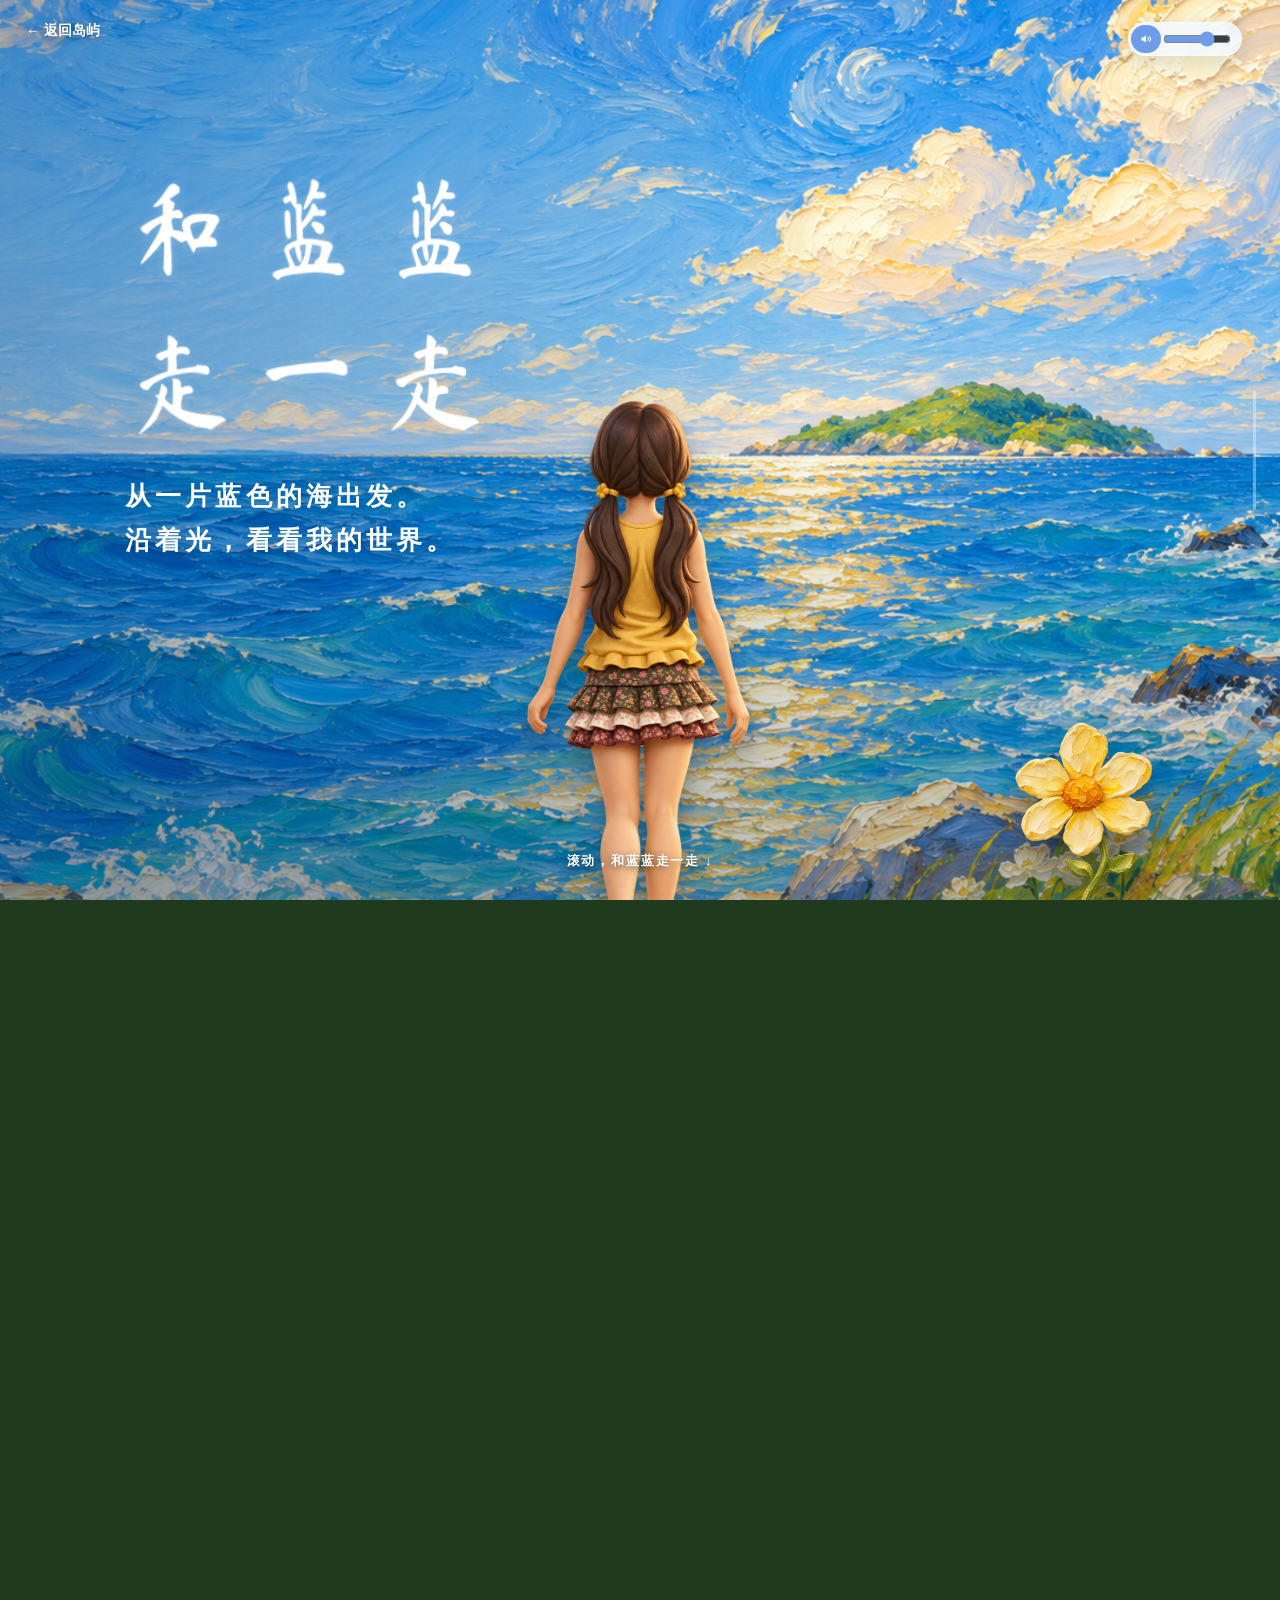
<file: thought-walk.html>
<!doctype html>
<html lang="zh-CN"><head><meta charset="utf-8"><meta name="viewport" content="width=device-width,initial-scale=1"><meta name="theme-color" content="#1f3a1c"><meta name="description" content="和蓝蓝走一走：蓝色海面、万里茶道、会回应的陪伴，和旅途尽头的一张塔罗。"><title>思想原野 · 和蓝蓝走一走</title><link rel="stylesheet" href="assets/thought-walk.css"><link rel="stylesheet" href="assets/thought-walk-games.css"><link rel="stylesheet" href="assets/thought-walk-scene.css?v=10"><link rel="stylesheet" href="assets/thought-walk-flow.css?v=3"><link rel="stylesheet" href="assets/thought-walk-tarot-v2.css?v=9"><link rel="stylesheet" href="assets/scene-motion.css?v=20261116-motion2">
</head>
<body>
<div class="stage" id="stage">
  <div class="last-landscape" aria-hidden="true"></div>
  <div class="world-holder" id="world-holder"><main class="world" id="world" aria-label="蓝蓝的思想原野">
    <img class="world-bg" style="top:0;height:1600px" src="assets/thought-walk/green-path.png" alt="画满花朵和小路的绿色草坡"><img class="world-bg" style="top:1370px;height:1894px" src="assets/thought-walk/reference/bg_s2.webp" alt="草坡之间流过一道溪水"><img class="world-bg" style="top:3264px;height:1272px" src="assets/thought-walk/reference/bg_s3.webp" alt="溪水汇入粉色油画瀑布"><img class="world-bg" style="top:4536px;height:672px" src="assets/thought-walk/reference/curtain_tail.webp" alt="">
    <div class="chimes" aria-label="粉色门上的风铃">
      <button class="chime scene-object tactile" type="button" data-detail="tea" style="--d:0s" aria-label="打开万里茶道"><img src="assets/thought-walk/charms/tea.png" alt=""><span>万里茶道</span></button>
      <button class="chime scene-object tactile" type="button" data-detail="camera" style="--d:.6s" aria-label="打开自媒体"><img src="assets/thought-walk/charms/camera.png" alt=""><span>自媒体</span></button>
      <button class="chime scene-object tactile" type="button" data-detail="ai" style="--d:1.1s" aria-label="打开 AI-Lover"><img src="assets/thought-walk/charms/robot.png" alt=""><span>AI-Lover</span></button>
      <button class="chime scene-object tactile" type="button" data-detail="letter" style="--d:1.7s" aria-label="打开笺读"><img src="assets/thought-walk/charms/letter.png" alt=""><span>笺读</span></button>
    </div>
    <img class="scenery cloud cloud-a" src="assets/thought-walk/zilin/elements__cloud1.webp" alt="" aria-hidden="true"><img class="scenery cloud cloud-b" src="assets/thought-walk/zilin/elements__cloud2.webp" alt="" aria-hidden="true"><img class="scenery prop-rose" src="assets/thought-walk/zilin/flowers__rose.webp" alt="" aria-hidden="true"><img class="scenery prop-balloon" src="assets/thought-walk/zilin/elements__balloon.webp" alt="" aria-hidden="true"><img class="scenery prop-teapot" src="assets/thought-walk/zilin/elements__teapot.webp" alt="" aria-hidden="true"><img class="scenery prop-mail" src="assets/thought-walk/zilin/elements__mailbox.webp" alt="" aria-hidden="true"><img class="scenery prop-candle" src="assets/thought-walk/zilin/elements__candle.webp" alt="" aria-hidden="true"><img class="scenery prop-daisy" src="assets/thought-walk/zilin/flowers__daisy_bottom.webp" alt="" aria-hidden="true"><img class="scenery prop-yellow" src="assets/thought-walk/zilin/flowers__yellow.webp" alt="" aria-hidden="true"><img class="scenery prop-lantern" src="assets/thought-walk/zilin/elements__lantern.webp" alt="" aria-hidden="true"><img class="scenery prop-kite" src="assets/thought-walk/zilin/elements__kite2.webp" alt="" aria-hidden="true"><img class="scenery prop-box" src="assets/thought-walk/zilin/elements__music-box-2.webp" alt="" aria-hidden="true"><img class="scenery prop-peony" src="assets/thought-walk/zilin/flowers__peony_bottom.webp" alt="" aria-hidden="true"><img class="scenery prop-gramophone" src="assets/thought-walk/zilin/elements__gramophone.webp" alt="" aria-hidden="true">
    <img class="world-character character-one" src="assets/thought-walk/lanlan-walk.png" alt="蓝蓝的背影沿着草坡小路往前走">
    <img class="world-character character-two" src="assets/thought-walk/lanlan-walk.png" alt="蓝蓝沿着溪水继续往前走"><button type="button" class="game-trigger scene-object tactile goose-spot" data-open="goose" aria-label="打开抓大鹅"><img src="assets/thought-walk/charms/geese.png" alt=""><em>抓大鹅</em></button><button type="button" class="game-trigger scene-object tactile pen-spot" data-open="pen" aria-label="打开画地为牢，解救蓝蓝"><img src="assets/thought-walk/charms/lasso.png" alt=""><em>画地为牢<small>救蓝蓝</small></em></button>
    <div class="world-copy end-copy" aria-label="想法走过山野，最后成为礼物"><h2 class="end-heading" aria-label="Bring the thought here">Bring the thought here</h2><p>沿着水流，再往前一点。最后有一张牌，等你亲手翻开。</p></div><button class="flower-button tactile" id="flower" type="button" aria-label="轻点路边的花"><img src="assets/thought-walk/flower.png" alt=""><i class="petal"></i><i class="petal"></i><i class="petal"></i><span>点一点我</span></button><img class="foreground-flower flower-left" src="assets/thought-walk/reference/daisy_top.webp" alt="" aria-hidden="true"><img class="foreground-flower flower-right" src="assets/thought-walk/reference/peony_top.webp" alt="" aria-hidden="true">
  </main></div>
  <section class="sea-scene" id="sea-scene" aria-label="蓝色海面，旅途的开始"><img class="sea-painting" src="assets/thought-walk/oil-sea.png" alt="蓝色厚涂油画海面，日光通向一座小岛"><div class="sea-wash"></div><div class="sea-title" aria-label="和蓝蓝走一走"><div class="raster-line" data-glyph="和蓝蓝"></div><div class="raster-line" data-glyph="走一走"></div><p>从一片蓝色的海出发。<br>沿着光，看看我的世界。</p></div><img class="sea-character" src="assets/thought-walk/lanlan-walk.png" alt="蓝蓝在海边背对画面，准备出发"><button class="sea-flower tactile" id="sea-flower" type="button" aria-label="轻点海边的小花"><img src="assets/thought-walk/flower.png" alt=""></button></section>
  <section class="tarot-scene" id="tarot-scene" aria-label="旅途尽头的塔罗牌"><div class="tarot-intro"><div class="raster-line" data-glyph="抽一张牌"></div></div><div class="oracle" id="oracle"><div class="magic-ring" aria-hidden="true"></div><svg class="trails" viewBox="0 0 100 60" aria-hidden="true"><path d="M8 42C28 12 48 8 72 26"/><path d="M16 50C38 18 62 14 92 34"/></svg><div class="arc" id="arc" role="group" aria-label="二十二张大阿尔卡那，牌背朝上"></div><div class="dealt" id="dealt" hidden><button type="button" class="return-tab" id="return-tab">放回</button><button type="button" class="dealt-card tactile" id="dealt-card"><span class="dealt-tilt"><span class="dealt-inner"><span class="dealt-back"></span><span class="dealt-face"><img id="dealt-face" alt=""><i class="dealt-sheen" aria-hidden="true"></i></span></span></span></button></div><aside class="reading" id="reading" hidden><p class="reading-kicker" id="reading-num"></p><h2 id="reading-name"></h2><p class="reading-keys" id="reading-keys"></p><p class="reading-picture" id="reading-picture"></p><p class="reading-body" id="reading-body"></p><p class="reading-note">正位 · 大阿尔卡那 · Rider–Waite–Smith</p></aside><img class="oracle-plush" src="assets/thought-walk/plush-lanlan-cutout.png" alt="毛绒蓝蓝轻轻漂浮在牌阵前"><p class="oracle-line" id="oracle-line">二十二张大阿尔卡那。点开一张，看真正的牌面。</p><button type="button" class="hand-action oracle-shuffle" id="oracle-shuffle">洗牌</button><button type="button" class="hand-action tactile oracle-restart" id="oracle-restart">再走一次 ↺</button></div><button class="continue-to-shelf" id="continue-to-shelf" type="button" aria-label="继续向下，看看旅途最后的风景" hidden>旅途最后的风景，是什么？<span aria-hidden="true">↓</span></button></section>
  <section class="bookshelf-scene" id="bookshelf-scene" aria-label="通往蓝蓝文学世界的书架" inert><div class="shelf-wash" aria-hidden="true"></div><p class="shelf-eyebrow">04 / LITERATURE MAKES ME</p><h2>嗨，等你好久了，这是蓝蓝的文学世界。</h2><div class="bookshelf-frame"><img src="assets/thought-walk/bookshelf.png" alt="暖色油画书架，中央有一本发光的蓝色书"><a id="literatureBook" class="literature-book" href="index.html#literature" aria-label="进入蓝蓝的文学世界"><span>进入蓝蓝的<br>文学世界 ↗</span></a></div><p class="shelf-hint">点亮中间的那本书，进入蓝蓝的文学世界。</p></section>
  <a class="home-link tactile" href="index.html#home" aria-label="返回岛屿">← 返回岛屿</a><div class="journey-hint" id="journey-hint" aria-live="polite">滚动，和蓝蓝走一走 ↓</div><div class="progress-rail" aria-hidden="true"><span id="progress-fill"></span></div>
</div><div class="scroll-space" id="scroll-space" aria-hidden="true"></div>
<div class="detail-overlay" id="detail-overlay" hidden role="dialog" aria-modal="true" aria-labelledby="detail-title"><div class="detail-landscape"></div><button class="detail-close tactile" type="button" aria-label="关闭详情">×</button><div class="detail-content"><img id="detail-image" src="assets/tea-road-book.png" alt=""><div><span id="detail-eyebrow"></span><h2 id="detail-title"></h2><p id="detail-description"></p><a id="detail-link" class="hand-action tactile" href="#" target="_top">打开完整作品 ↗</a></div></div></div>
<div class="game-layer" id="goose-game" hidden>
  <div class="game-card" role="dialog" aria-modal="true" aria-labelledby="goose-title">
    <button type="button" class="game-x" data-close aria-label="回到溪边">×</button>
    <p class="game-kicker">溪边 · 拾起来就能玩</p>
    <h2 id="goose-title">抓大鹅</h2>
    <p class="game-lead">只捉最上面那只。三只一样的会一起走开。槽里最多七只。</p>
    <p class="game-count" id="goose-count"></p>
    <div class="pile" id="goose-pile"></div>
    <div class="slot-bar" id="goose-slots" aria-label="捕捉槽"></div>
    <p class="game-status" id="goose-status" aria-live="polite"></p>
    <div class="game-actions"><button type="button" id="goose-retry">重新摆一摆</button><button type="button" data-close>回到溪边</button></div>
  </div>
</div>
<div class="game-layer" id="pen-game" hidden>
  <div class="game-card pen-card" role="dialog" aria-modal="true" aria-labelledby="pen-title">
    <button type="button" class="game-x" data-close aria-label="回到溪边">×</button>
    <p class="game-kicker">溪边 · 画一个圈</p>
    <h2 id="pen-title">画地为牢</h2>
    <p class="game-lead">按住画出一个圈，把乱走的鹅关进去。别把蓝蓝也圈住。线碰到鹅就会断。</p>
    <div class="pen-field" id="pen-field">
      <canvas id="pen-canvas"></canvas>
      <div class="trap-ring" id="trap-ring"></div>
      <img class="pen-lanlan" id="pen-lanlan" src="assets/thought-walk/plush-lanlan.png" alt="被围住的蓝蓝">
      <div id="pen-wisps"></div>
    </div>
    <p class="game-status" id="pen-status" aria-live="polite">按住画面，把线收回起点。</p>
    <div class="game-actions"><button type="button" id="pen-retry">再围一次</button><button type="button" data-close>回到溪边</button></div>
  </div>
</div>
<script src="assets/scene-motion.js?v=20261116-motion2"></script>
<script src="assets/lanlan-bgm.js?v=20261116-motion2"></script>
<script src="assets/thought-walk.js?v=20261116-motion2"></script>
<script src="assets/thought-walk-oracle.js?v=13"></script>
<script src="assets/thought-walk-games.js"></script></body></html>
</file>
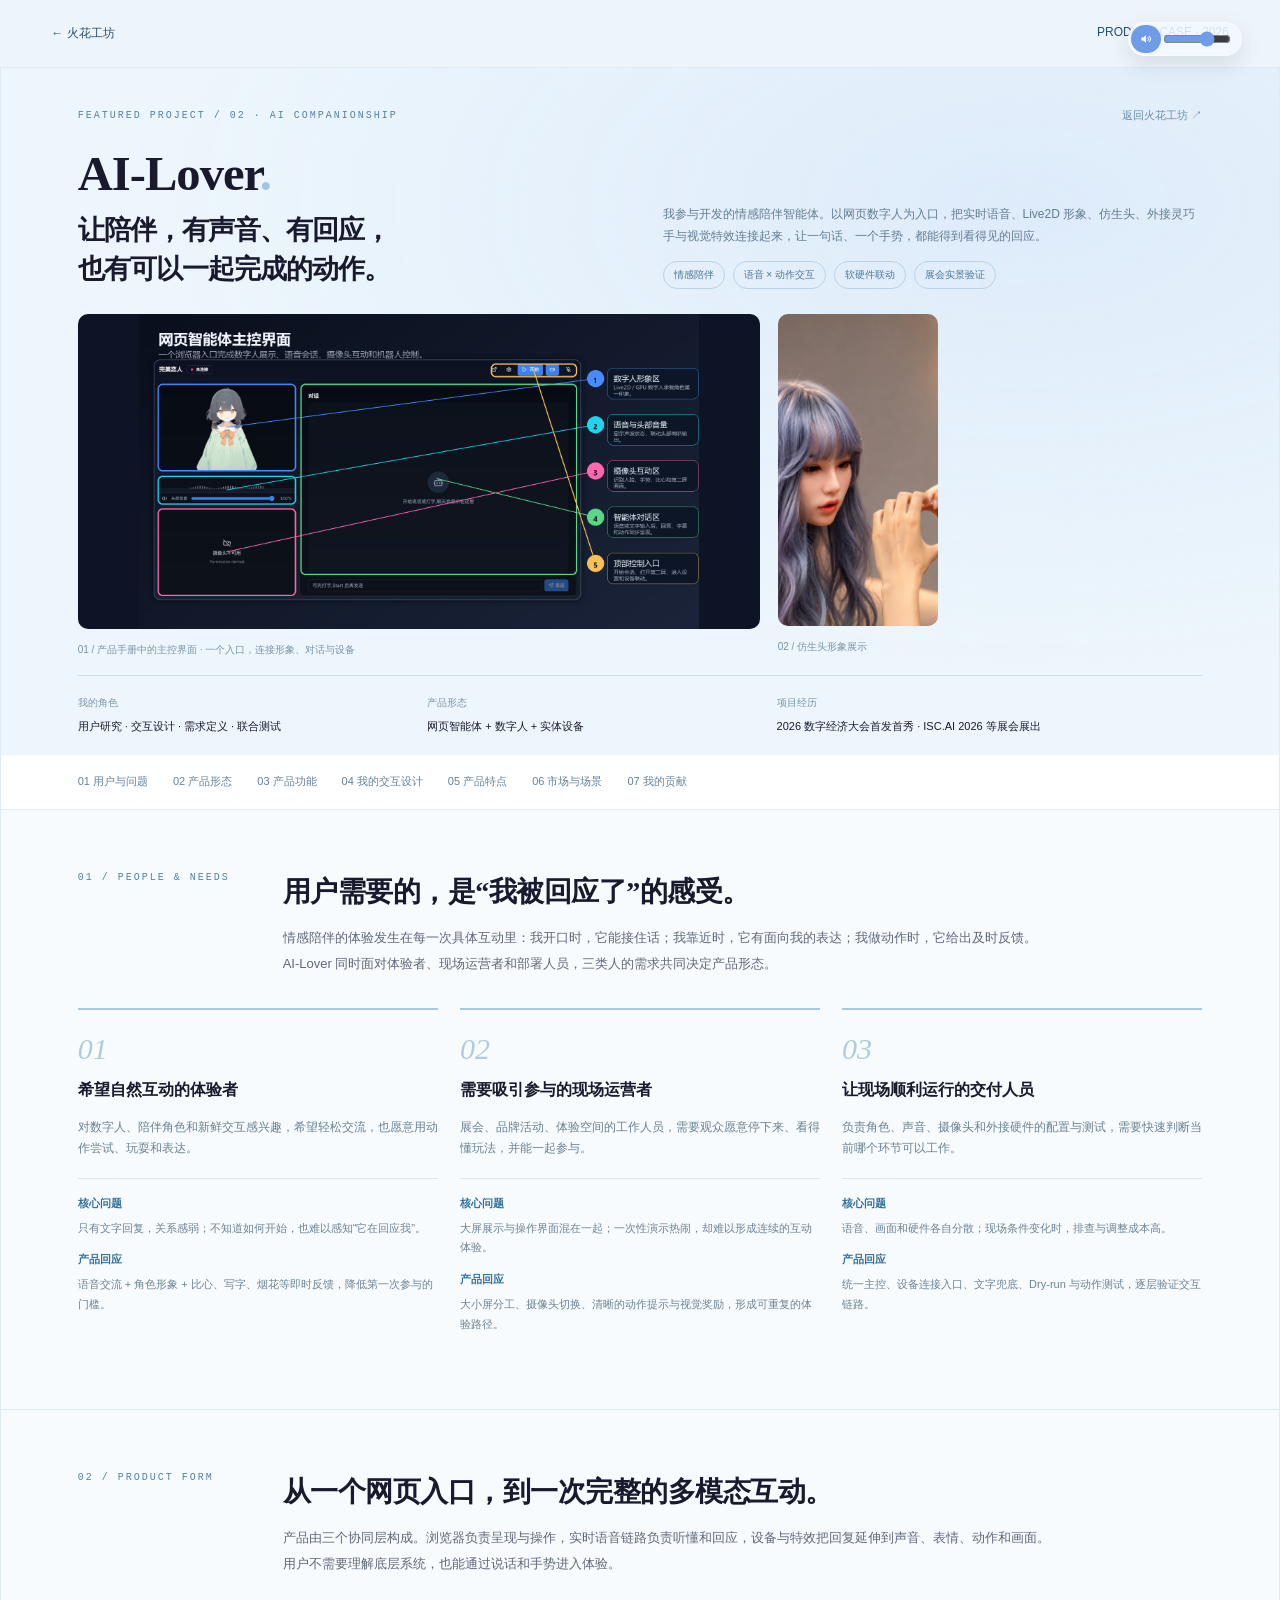
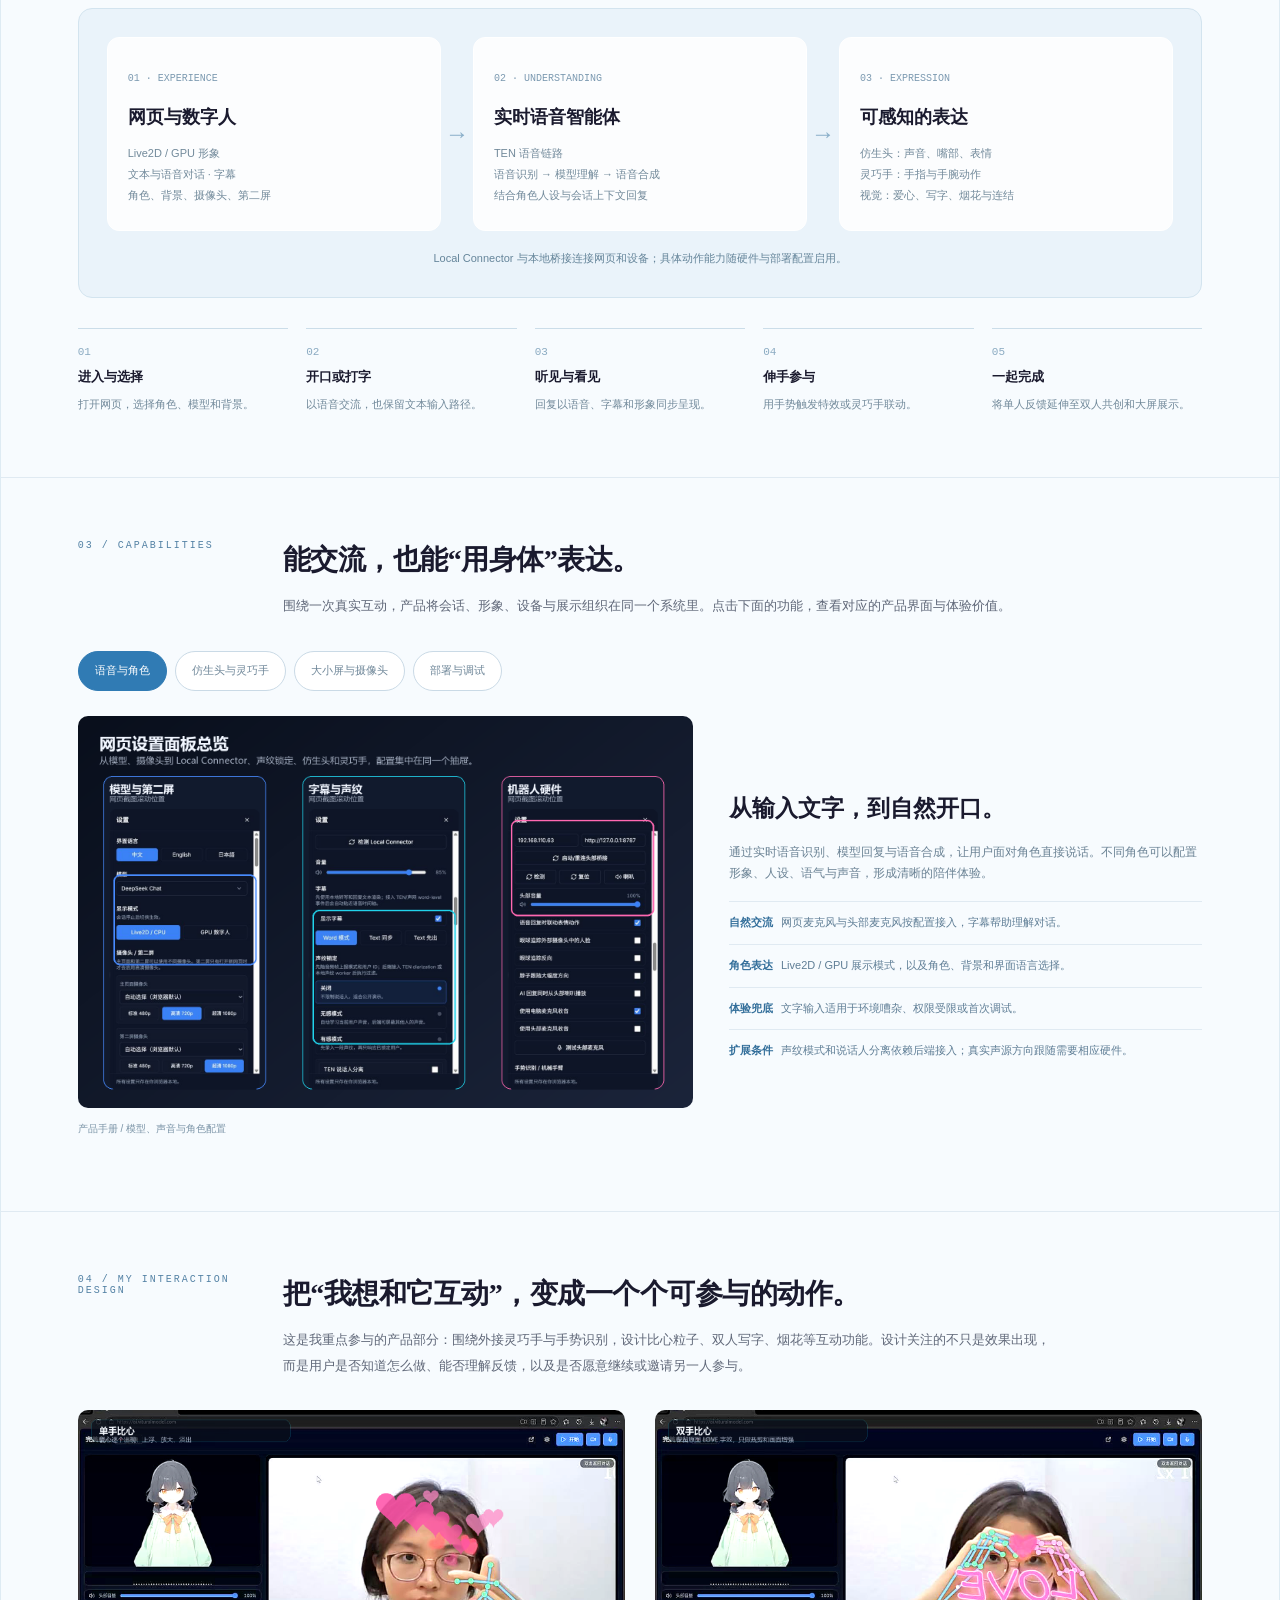
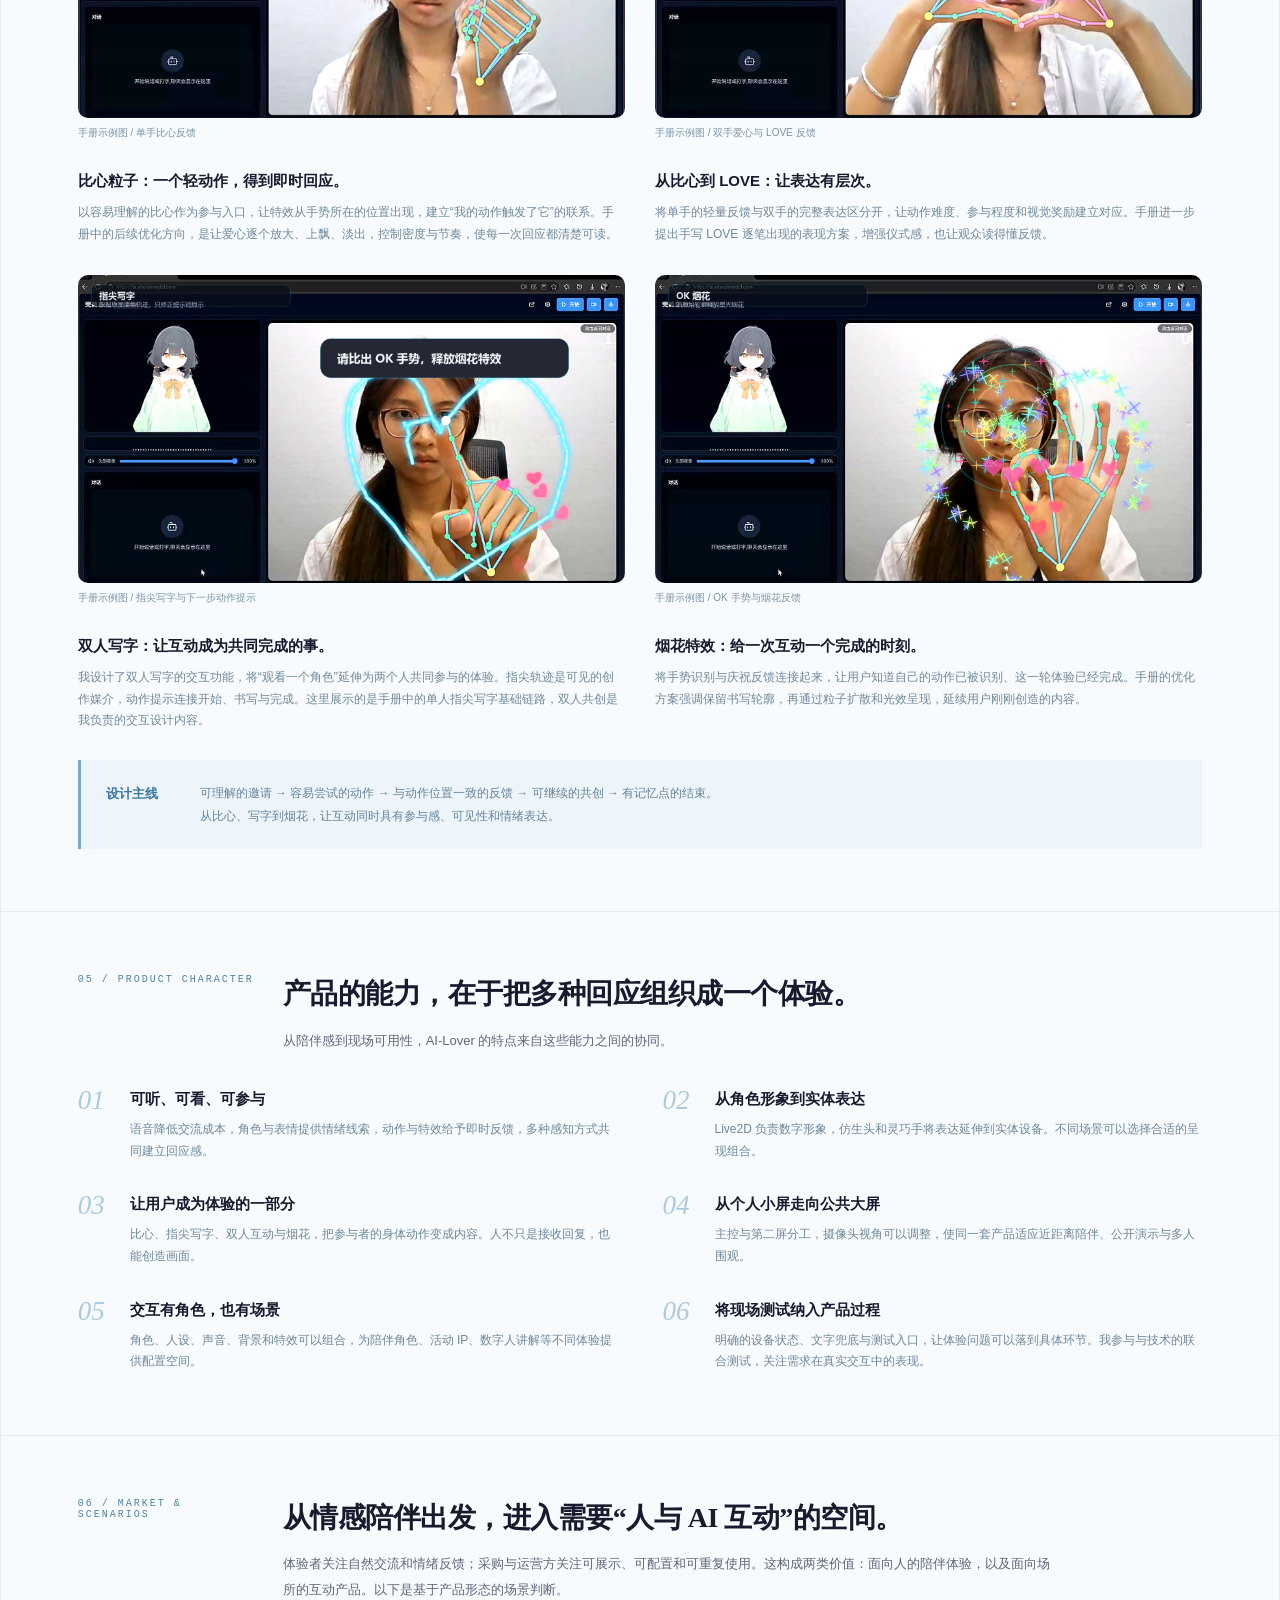
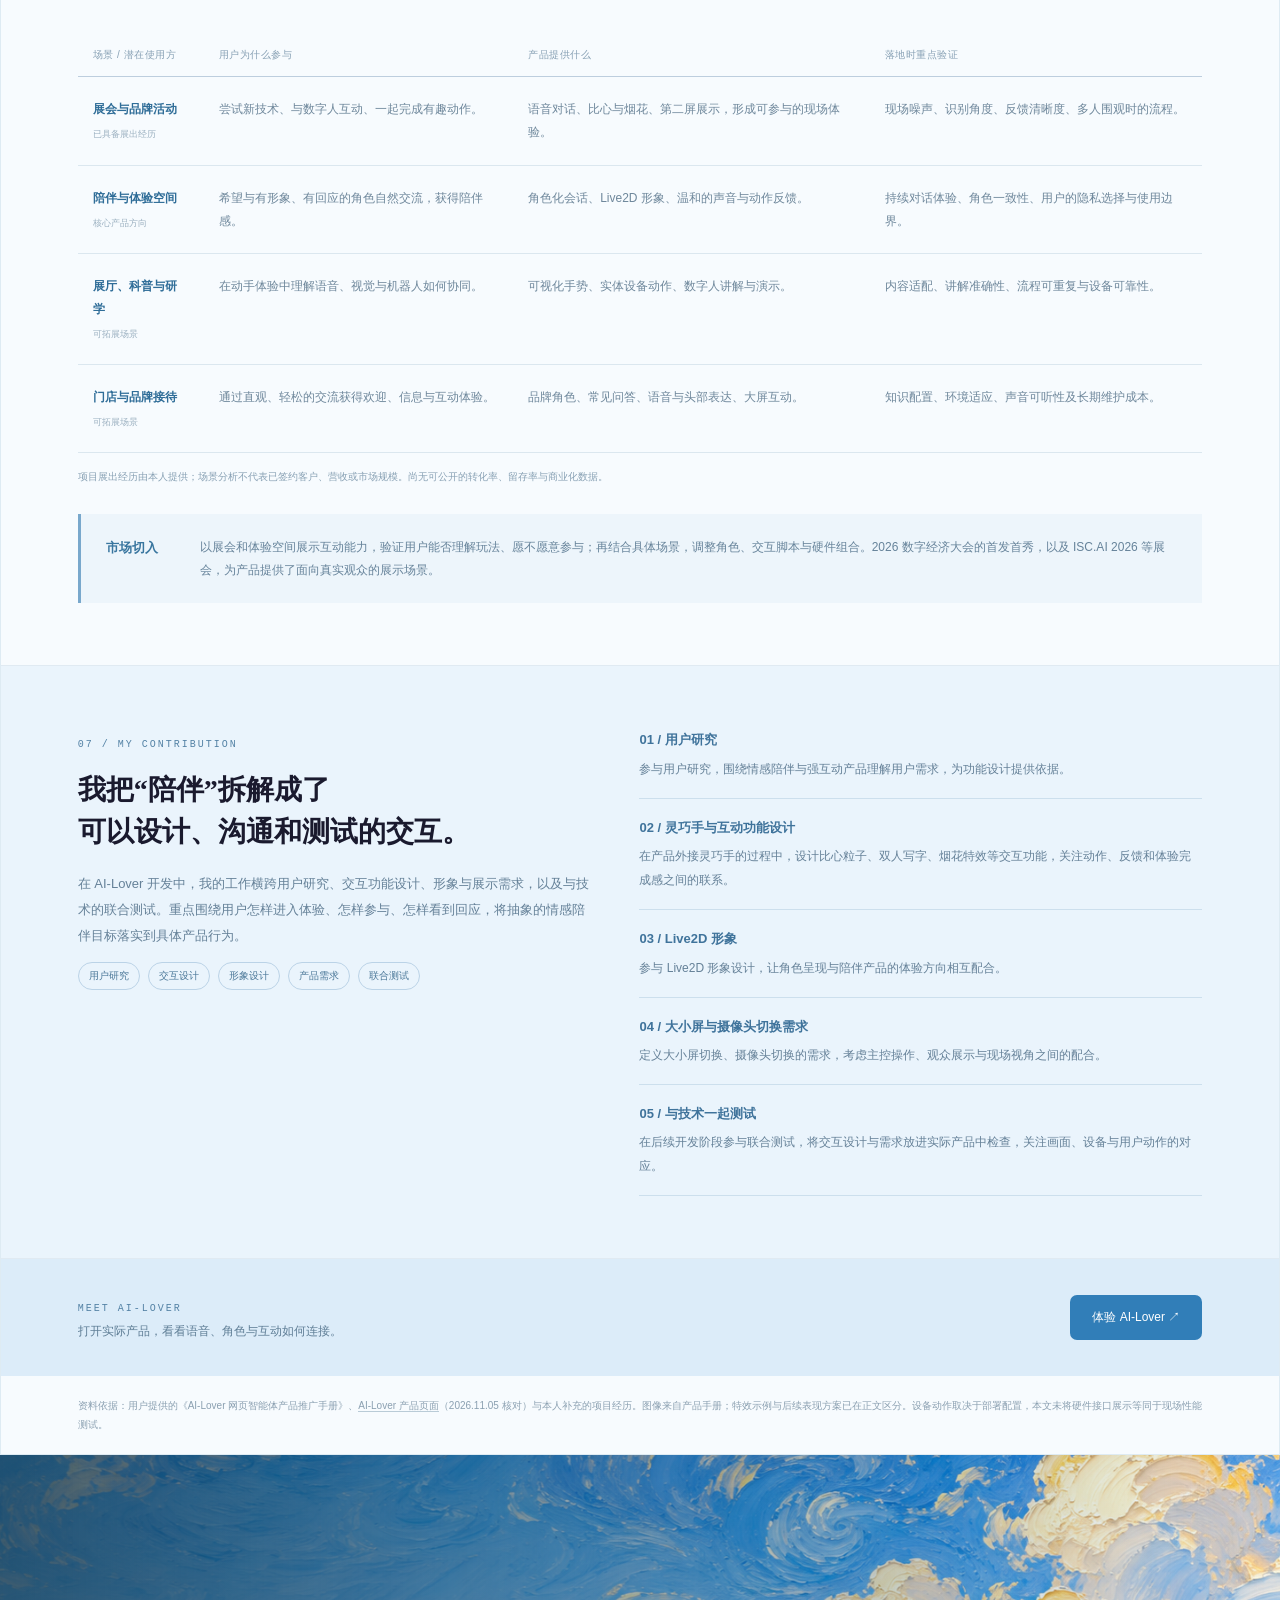
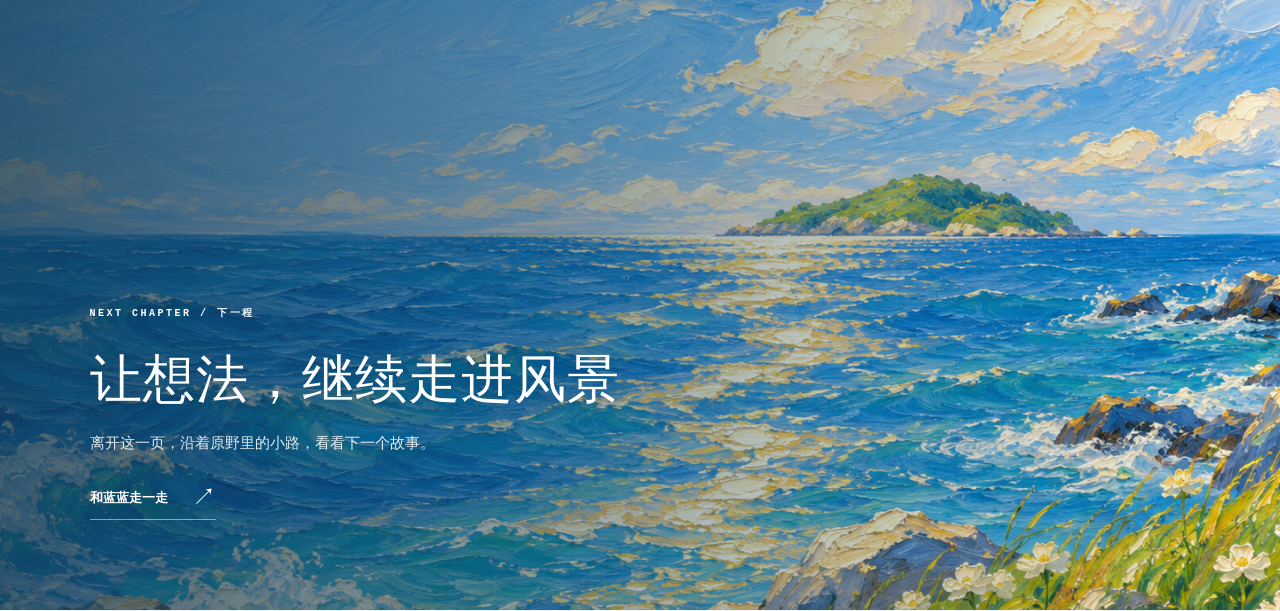
<file: works/ai-lover.html>
<!doctype html>
<html lang="zh-CN"><head><meta charset="utf-8"><meta name="viewport" content="width=device-width,initial-scale=1"><title>AI-Lover · 蓝蓝的产品与交互设计</title><meta name="description" content="AI-Lover 情感陪伴智能体：用户研究、灵巧手互动设计、Live2D 形象与展会体验。"><link rel="stylesheet" href="../assets/ai-lover.css"><link rel="stylesheet" href="../assets/scene-motion.css?v=20261116-motion2">
</head><body class="ai-standalone"><header><a href="../index.html#works">← 火花工坊</a><span>PRODUCT CASE · 2026</span></header><main><section class="ai-case" id="ai-lover">
  <header class="ai-hero">
    <div class="ai-hero-top"><span class="ai-kicker">FEATURED PROJECT / 02 · AI COMPANIONSHIP</span><a href="../index.html#works" class="ai-full-link">返回火花工坊 ↗</a></div>
    <div class="ai-hero-title"><div><h2>AI-Lover<span style="color:#a2c4dd">.</span></h2><h3>让陪伴，有声音、有回应，<br>也有可以一起完成的动作。</h3></div><div><p>我参与开发的情感陪伴智能体。以网页数字人为入口，把实时语音、Live2D 形象、仿生头、外接灵巧手与视觉特效连接起来，让一句话、一个手势，都能得到看得见的回应。</p><div class="ai-pills"><span>情感陪伴</span><span>语音 × 动作交互</span><span>软硬件联动</span><span>展会实景验证</span></div></div></div>
    <div class="ai-hero-media"><figure class="ai-figure"><button type="button" data-ai-zoom aria-label="放大 AI-Lover 网页主控界面"><img src="../assets/ai-lover/image3.png" alt="AI-Lover 产品主界面：数字人、对话、摄像头预览及开始、停止、设置入口"></button><figcaption>01 / 产品手册中的主控界面 · 一个入口，连接形象、对话与设备</figcaption></figure><figure class="ai-figure"><button type="button" data-ai-zoom aria-label="放大仿生头展示图"><img src="../assets/ai-lover/image5.jpeg" alt="产品手册中的仿生头形象展示"></button><figcaption>02 / 仿生头形象展示</figcaption></figure></div>
    <div class="ai-project-meta"><div><small>我的角色</small><b>用户研究 · 交互设计 · 需求定义 · 联合测试</b></div><div><small>产品形态</small><b>网页智能体 + 数字人 + 实体设备</b></div><div><small>项目经历</small><b>2026 数字经济大会首发首秀 · ISC.AI 2026 等展会展出</b></div></div>
  </header>
  <nav class="ai-subnav" aria-label="AI-Lover 案例目录"><a href="#ai-users">01 用户与问题</a><a href="#ai-form">02 产品形态</a><a href="#ai-functions">03 产品功能</a><a href="#ai-interaction">04 我的交互设计</a><a href="#ai-value">05 产品特点</a><a href="#ai-market">06 市场与场景</a><a href="#ai-role">07 我的贡献</a></nav>
  <section class="ai-chapter" id="ai-users"><div class="ai-chapter-head"><div class="ai-kicker">01 / PEOPLE & NEEDS</div><div><h3>用户需要的，是“我被回应了”的感受。</h3><p>情感陪伴的体验发生在每一次具体互动里：我开口时，它能接住话；我靠近时，它有面向我的表达；我做动作时，它给出及时反馈。AI-Lover 同时面对体验者、现场运营者和部署人员，三类人的需求共同决定产品形态。</p></div></div>
    <div class="ai-audiences"><article class="ai-audience"><span>01</span><h4>希望自然互动的体验者</h4><p>对数字人、陪伴角色和新鲜交互感兴趣，希望轻松交流，也愿意用动作尝试、玩耍和表达。</p><dl><dt>核心问题</dt><dd>只有文字回复，关系感弱；不知道如何开始，也难以感知“它在回应我”。</dd><dt>产品回应</dt><dd>语音交流 + 角色形象 + 比心、写字、烟花等即时反馈，降低第一次参与的门槛。</dd></dl></article>
    <article class="ai-audience"><span>02</span><h4>需要吸引参与的现场运营者</h4><p>展会、品牌活动、体验空间的工作人员，需要观众愿意停下来、看得懂玩法，并能一起参与。</p><dl><dt>核心问题</dt><dd>大屏展示与操作界面混在一起；一次性演示热闹，却难以形成连续的互动体验。</dd><dt>产品回应</dt><dd>大小屏分工、摄像头切换、清晰的动作提示与视觉奖励，形成可重复的体验路径。</dd></dl></article>
    <article class="ai-audience"><span>03</span><h4>让现场顺利运行的交付人员</h4><p>负责角色、声音、摄像头和外接硬件的配置与测试，需要快速判断当前哪个环节可以工作。</p><dl><dt>核心问题</dt><dd>语音、画面和硬件各自分散；现场条件变化时，排查与调整成本高。</dd><dt>产品回应</dt><dd>统一主控、设备连接入口、文字兜底、Dry-run 与动作测试，逐层验证交互链路。</dd></dl></article></div>
  </section>
  <section class="ai-chapter" id="ai-form"><div class="ai-chapter-head"><div class="ai-kicker">02 / PRODUCT FORM</div><div><h3>从一个网页入口，到一次完整的多模态互动。</h3><p>产品由三个协同层构成。浏览器负责呈现与操作，实时语音链路负责听懂和回应，设备与特效把回复延伸到声音、表情、动作和画面。用户不需要理解底层系统，也能通过说话和手势进入体验。</p></div></div>
    <div class="ai-system"><div class="ai-system-flow"><div class="ai-system-step"><small>01 · EXPERIENCE</small><h4>网页与数字人</h4><p>Live2D / GPU 形象<br>文本与语音对话 · 字幕<br>角色、背景、摄像头、第二屏</p></div><span class="ai-system-arrow" aria-hidden="true">→</span><div class="ai-system-step"><small>02 · UNDERSTANDING</small><h4>实时语音智能体</h4><p>TEN 语音链路<br>语音识别 → 模型理解 → 语音合成<br>结合角色人设与会话上下文回复</p></div><span class="ai-system-arrow" aria-hidden="true">→</span><div class="ai-system-step"><small>03 · EXPRESSION</small><h4>可感知的表达</h4><p>仿生头：声音、嘴部、表情<br>灵巧手：手指与手腕动作<br>视觉：爱心、写字、烟花与连结</p></div></div><p class="ai-system-foot">Local Connector 与本地桥接连接网页和设备；具体动作能力随硬件与部署配置启用。</p></div>
    <div class="ai-journey"><div><span>01</span><h4>进入与选择</h4><p>打开网页，选择角色、模型和背景。</p></div><div><span>02</span><h4>开口或打字</h4><p>以语音交流，也保留文本输入路径。</p></div><div><span>03</span><h4>听见与看见</h4><p>回复以语音、字幕和形象同步呈现。</p></div><div><span>04</span><h4>伸手参与</h4><p>用手势触发特效或灵巧手联动。</p></div><div><span>05</span><h4>一起完成</h4><p>将单人反馈延伸至双人共创和大屏展示。</p></div></div>
  </section>
  <section class="ai-chapter" id="ai-functions"><div class="ai-chapter-head"><div class="ai-kicker">03 / CAPABILITIES</div><div><h3>能交流，也能“用身体”表达。</h3><p>围绕一次真实互动，产品将会话、形象、设备与展示组织在同一个系统里。点击下面的功能，查看对应的产品界面与体验价值。</p></div></div>
    <div class="ai-feature-tabs" role="tablist" aria-label="产品功能"><button type="button" role="tab" id="ai-tab-voice" aria-selected="true" aria-controls="ai-panel-voice" data-ai-tab="voice">语音与角色</button><button type="button" role="tab" id="ai-tab-body" aria-selected="false" tabindex="-1" aria-controls="ai-panel-body" data-ai-tab="body">仿生头与灵巧手</button><button type="button" role="tab" id="ai-tab-display" aria-selected="false" tabindex="-1" aria-controls="ai-panel-display" data-ai-tab="display">大小屏与摄像头</button><button type="button" role="tab" id="ai-tab-delivery" aria-selected="false" tabindex="-1" aria-controls="ai-panel-delivery" data-ai-tab="delivery">部署与调试</button></div>
    <div class="ai-feature-panel" id="ai-panel-voice" role="tabpanel" aria-labelledby="ai-tab-voice"><figure class="ai-figure"><button type="button" data-ai-zoom aria-label="放大语音及角色配置图"><img src="../assets/ai-lover/image1.png" loading="lazy" alt="网页设置概览，包括模型、语言、字幕、声纹、角色和设备配置"></button><figcaption>产品手册 / 模型、声音与角色配置</figcaption></figure><div><h4>从输入文字，到自然开口。</h4><p>通过实时语音识别、模型回复与语音合成，让用户面对角色直接说话。不同角色可以配置形象、人设、语气与声音，形成清晰的陪伴体验。</p><ul><li><b>自然交流</b>网页麦克风与头部麦克风按配置接入，字幕帮助理解对话。</li><li><b>角色表达</b>Live2D / GPU 展示模式，以及角色、背景和界面语言选择。</li><li><b>体验兜底</b>文字输入适用于环境嘈杂、权限受限或首次调试。</li><li><b>扩展条件</b>声纹模式和说话人分离依赖后端接入；真实声源方向跟随需要相应硬件。</li></ul></div></div>
    <div class="ai-feature-panel" id="ai-panel-body" role="tabpanel" aria-labelledby="ai-tab-body" hidden><figure class="ai-figure"><button type="button" data-ai-zoom aria-label="放大手势与灵巧手示意图"><img src="../assets/ai-lover/bionic-hand-pair.jpg" loading="lazy" alt="手势骨架与灵巧手并置，人手动作对应到机械手"></button><figcaption>现场画面 / 手势与灵巧手</figcaption></figure><div><h4>让声音、表情与动作指向同一个回应。</h4><p>仿生头承接嘴部、表情、眼球和转头动作；灵巧手让手势与物理动作建立联系，拓展陪伴交互的身体感。</p><ul><li><b>头部表达</b>语音回复可联动说话/停嘴、微笑、眨眼等动作。</li><li><b>轻量手部控制</b>Arduino 支持六位状态输出，覆盖张开、握拳等动作。</li><li><b>细腻动作映射</b>ORCA 路径提供 17 关节连续映射与手腕跟随，依赖对应设备配置。</li><li><b>动作复用</b>测试台支持录制、导入与回放动作切片，用于重复演示。</li></ul></div></div>
    <div class="ai-feature-panel" id="ai-panel-display" role="tabpanel" aria-labelledby="ai-tab-display" hidden><figure class="ai-figure"><button type="button" data-ai-zoom aria-label="放大网页主控与展示布局"><img src="../assets/ai-lover/image3.png" loading="lazy" alt="AI-Lover 主界面的角色、摄像头、对话和第二屏入口"></button><figcaption>产品手册 / 主控界面与第二屏入口</figcaption></figure><div><h4>小屏便于操作，大屏服务体验。</h4><p>我提出大小屏切换与摄像头切换需求，让工作人员的调试和观众看到的互动各有合适的位置，适应展会场地与拍摄角度的变化。</p><ul><li><b>主控屏</b>承载开始/停止、对话、角色和设备设置。</li><li><b>展示屏</b>将数字人、摄像头画面和互动特效用于第二块屏幕。</li><li><b>视角切换</b>主页面与第二屏支持选择不同摄像头及画面清晰度。</li><li><b>现场检查</b>关注画面来源、手部是否入镜、特效是否清晰，以及切换后的交互连续性。</li></ul></div></div>
    <div class="ai-feature-panel" id="ai-panel-delivery" role="tabpanel" aria-labelledby="ai-tab-delivery" hidden><figure class="ai-figure"><button type="button" data-ai-zoom aria-label="放大整体交互链路"><img src="../assets/ai-lover/image2.png" loading="lazy" alt="用户输入、TEN 语音链路、网页智能体、仿生头、灵巧手与特效之间的连接示意"></button><figcaption>产品手册 / 系统交互链路</figcaption></figure><div><h4>让可演示的体验，能够在现场被配置。</h4><p>网页主控集中设备状态与调试入口。云端访问通过 Local Connector 连接本机服务，本地演示通过桥接连接硬件。</p><ul><li><b>统一入口</b>角色、声音、头部、手部与摄像头在同一套界面管理。</li><li><b>先验证再执行</b>Dry-run 先看识别与控制输出，再连接真实串口执行。</li><li><b>分层排查</b>可先检查文字回复，再逐步验证语音、设备与特效。</li><li><b>协作测试</b>我与技术一起测试，将需求中的交互行为对应到实际画面与设备反馈。</li></ul></div></div>
  </section>
  <section class="ai-chapter" id="ai-interaction"><div class="ai-chapter-head"><div class="ai-kicker">04 / MY INTERACTION DESIGN</div><div><h3>把“我想和它互动”，变成一个个可参与的动作。</h3><p>这是我重点参与的产品部分：围绕外接灵巧手与手势识别，设计比心粒子、双人写字、烟花等互动功能。设计关注的不只是效果出现，而是用户是否知道怎么做、能否理解反馈，以及是否愿意继续或邀请另一人参与。</p></div></div>
    <div class="ai-gesture-grid"><article><figure class="ai-figure"><button type="button" data-ai-zoom aria-label="放大比心粒子示例"><img src="../assets/ai-lover/image6.png" loading="lazy" alt="单手比心后，摄像头画面出现爱心特效和手部关键点"></button><figcaption>手册示例图 / 单手比心反馈</figcaption></figure><h4>比心粒子：一个轻动作，得到即时回应。</h4><p>以容易理解的比心作为参与入口，让特效从手势所在的位置出现，建立“我的动作触发了它”的联系。手册中的后续优化方向，是让爱心逐个放大、上飘、淡出，控制密度与节奏，使每一次回应都清楚可读。</p></article>
    <article><figure class="ai-figure"><button type="button" data-ai-zoom aria-label="放大双手爱心示例"><img src="../assets/ai-lover/image7.png" loading="lazy" alt="双手爱心手势触发 LOVE 字样的交互示例"></button><figcaption>手册示例图 / 双手爱心与 LOVE 反馈</figcaption></figure><h4>从比心到 LOVE：让表达有层次。</h4><p>将单手的轻量反馈与双手的完整表达区分开，让动作难度、参与程度和视觉奖励建立对应。手册进一步提出手写 LOVE 逐笔出现的表现方案，增强仪式感，也让观众读得懂反馈。</p></article>
    <article><figure class="ai-figure"><button type="button" data-ai-zoom aria-label="放大指尖写字示例"><img src="../assets/ai-lover/image8.png" loading="lazy" alt="用户用指尖在画面上绘制轨迹，界面提示用 OK 手势释放烟花"></button><figcaption>手册示例图 / 指尖写字与下一步动作提示</figcaption></figure><h4>双人写字：让互动成为共同完成的事。</h4><p>我设计了双人写字的交互功能，将“观看一个角色”延伸为两个人共同参与的体验。指尖轨迹是可见的创作媒介，动作提示连接开始、书写与完成。这里展示的是手册中的单人指尖写字基础链路，双人共创是我负责的交互设计内容。</p></article>
    <article><figure class="ai-figure"><button type="button" data-ai-zoom aria-label="放大烟花特效示例"><img src="../assets/ai-lover/image9.png" loading="lazy" alt="OK 手势完成后，书写内容触发烟花特效的示例画面"></button><figcaption>手册示例图 / OK 手势与烟花反馈</figcaption></figure><h4>烟花特效：给一次互动一个完成的时刻。</h4><p>将手势识别与庆祝反馈连接起来，让用户知道自己的动作已被识别、这一轮体验已经完成。手册的优化方案强调保留书写轮廓，再通过粒子扩散和光效呈现，延续用户刚刚创造的内容。</p></article></div>
    <div class="ai-signal"><b>设计主线</b><p>可理解的邀请 → 容易尝试的动作 → 与动作位置一致的反馈 → 可继续的共创 → 有记忆点的结束。<br>从比心、写字到烟花，让互动同时具有参与感、可见性和情绪表达。</p></div>
  </section>
  <section class="ai-chapter" id="ai-value"><div class="ai-chapter-head"><div class="ai-kicker">05 / PRODUCT CHARACTER</div><div><h3>产品的能力，在于把多种回应组织成一个体验。</h3><p>从陪伴感到现场可用性，AI-Lover 的特点来自这些能力之间的协同。</p></div></div><div class="ai-differences">
    <div class="ai-difference"><span>01</span><div><h4>可听、可看、可参与</h4><p>语音降低交流成本，角色与表情提供情绪线索，动作与特效给予即时反馈，多种感知方式共同建立回应感。</p></div></div>
    <div class="ai-difference"><span>02</span><div><h4>从角色形象到实体表达</h4><p>Live2D 负责数字形象，仿生头和灵巧手将表达延伸到实体设备。不同场景可以选择合适的呈现组合。</p></div></div>
    <div class="ai-difference"><span>03</span><div><h4>让用户成为体验的一部分</h4><p>比心、指尖写字、双人互动与烟花，把参与者的身体动作变成内容。人不只是接收回复，也能创造画面。</p></div></div>
    <div class="ai-difference"><span>04</span><div><h4>从个人小屏走向公共大屏</h4><p>主控与第二屏分工，摄像头视角可以调整，使同一套产品适应近距离陪伴、公开演示与多人围观。</p></div></div>
    <div class="ai-difference"><span>05</span><div><h4>交互有角色，也有场景</h4><p>角色、人设、声音、背景和特效可以组合，为陪伴角色、活动 IP、数字人讲解等不同体验提供配置空间。</p></div></div>
    <div class="ai-difference"><span>06</span><div><h4>将现场测试纳入产品过程</h4><p>明确的设备状态、文字兜底与测试入口，让体验问题可以落到具体环节。我参与与技术的联合测试，关注需求在真实交互中的表现。</p></div></div>
  </div></section>
  <section class="ai-chapter" id="ai-market"><div class="ai-chapter-head"><div class="ai-kicker">06 / MARKET & SCENARIOS</div><div><h3>从情感陪伴出发，进入需要“人与 AI 互动”的空间。</h3><p>体验者关注自然交流和情绪反馈；采购与运营方关注可展示、可配置和可重复使用。这构成两类价值：面向人的陪伴体验，以及面向场所的互动产品。以下是基于产品形态的场景判断。</p></div></div>
    <div class="ai-market-wrap"><table class="ai-market"><thead><tr><th>场景 / 潜在使用方</th><th>用户为什么参与</th><th>产品提供什么</th><th>落地时重点验证</th></tr></thead><tbody>
    <tr><td>展会与品牌活动<small>已具备展出经历</small></td><td>尝试新技术、与数字人互动、一起完成有趣动作。</td><td>语音对话、比心与烟花、第二屏展示，形成可参与的现场体验。</td><td>现场噪声、识别角度、反馈清晰度、多人围观时的流程。</td></tr>
    <tr><td>陪伴与体验空间<small>核心产品方向</small></td><td>希望与有形象、有回应的角色自然交流，获得陪伴感。</td><td>角色化会话、Live2D 形象、温和的声音与动作反馈。</td><td>持续对话体验、角色一致性、用户的隐私选择与使用边界。</td></tr>
    <tr><td>展厅、科普与研学<small>可拓展场景</small></td><td>在动手体验中理解语音、视觉与机器人如何协同。</td><td>可视化手势、实体设备动作、数字人讲解与演示。</td><td>内容适配、讲解准确性、流程可重复与设备可靠性。</td></tr>
    <tr><td>门店与品牌接待<small>可拓展场景</small></td><td>通过直观、轻松的交流获得欢迎、信息与互动体验。</td><td>品牌角色、常见问答、语音与头部表达、大屏互动。</td><td>知识配置、环境适应、声音可听性及长期维护成本。</td></tr>
    </tbody></table></div><p class="ai-market-note">项目展出经历由本人提供；场景分析不代表已签约客户、营收或市场规模。尚无可公开的转化率、留存率与商业化数据。</p>
    <div class="ai-signal"><b>市场切入</b><p>以展会和体验空间展示互动能力，验证用户能否理解玩法、愿不愿意参与；再结合具体场景，调整角色、交互脚本与硬件组合。2026 数字经济大会的首发首秀，以及 ISC.AI 2026 等展会，为产品提供了面向真实观众的展示场景。</p></div>
  </section>
  <section class="ai-chapter ai-role" id="ai-role"><div><span class="ai-kicker">07 / MY CONTRIBUTION</span><h3>我把“陪伴”拆解成了<br>可以设计、沟通和测试的交互。</h3><p>在 AI-Lover 开发中，我的工作横跨用户研究、交互功能设计、形象与展示需求，以及与技术的联合测试。重点围绕用户怎样进入体验、怎样参与、怎样看到回应，将抽象的情感陪伴目标落实到具体产品行为。</p><div class="ai-pills"><span>用户研究</span><span>交互设计</span><span>形象设计</span><span>产品需求</span><span>联合测试</span></div></div><div class="ai-role-list"><div><b>01 / 用户研究</b><p>参与用户研究，围绕情感陪伴与强互动产品理解用户需求，为功能设计提供依据。</p></div><div><b>02 / 灵巧手与互动功能设计</b><p>在产品外接灵巧手的过程中，设计比心粒子、双人写字、烟花特效等交互功能，关注动作、反馈和体验完成感之间的联系。</p></div><div><b>03 / Live2D 形象</b><p>参与 Live2D 形象设计，让角色呈现与陪伴产品的体验方向相互配合。</p></div><div><b>04 / 大小屏与摄像头切换需求</b><p>定义大小屏切换、摄像头切换的需求，考虑主控操作、观众展示与现场视角之间的配合。</p></div><div><b>05 / 与技术一起测试</b><p>在后续开发阶段参与联合测试，将交互设计与需求放进实际产品中检查，关注画面、设备与用户动作的对应。</p></div></div></section>
  <div class="ai-cta"><div><span class="ai-kicker">MEET AI-LOVER</span><p>打开实际产品，看看语音、角色与互动如何连接。</p></div><a href="https://ai.vituralmodel.com/" target="_blank" rel="noopener noreferrer">体验 AI-Lover ↗</a></div>
  <footer class="ai-sources">资料依据：用户提供的《AI-Lover 网页智能体产品推广手册》、<a href="https://ai.vituralmodel.com/" target="_blank" rel="noopener">AI-Lover 产品页面</a>（2026.11.05 核对）与本人补充的项目经历。图像来自产品手册；特效示例与后续表现方案已在正文区分。设备动作取决于部署配置，本文未将硬件接口展示等同于现场性能测试。</footer>
</section>

<a class="scene-next" href="../thought-walk.html" aria-label="和蓝蓝走一走"><img src="../assets/thought-walk/oil-sea.png" alt="" loading="lazy"><div class="scene-next-copy"><small>NEXT CHAPTER / 下一程</small><h2>让想法，继续走进风景</h2><p>离开这一页，沿着原野里的小路，看看下一个故事。</p><span class="scene-next-action">和蓝蓝走一走<i aria-hidden="true">↗</i></span></div></a>
</main><script src="../assets/ai-lover.js"></script><script src="../assets/scene-motion.js?v=20261116-motion2"></script>
<script src="../assets/lanlan-bgm.js?v=20261116-motion2"></script></body></html>
</file>
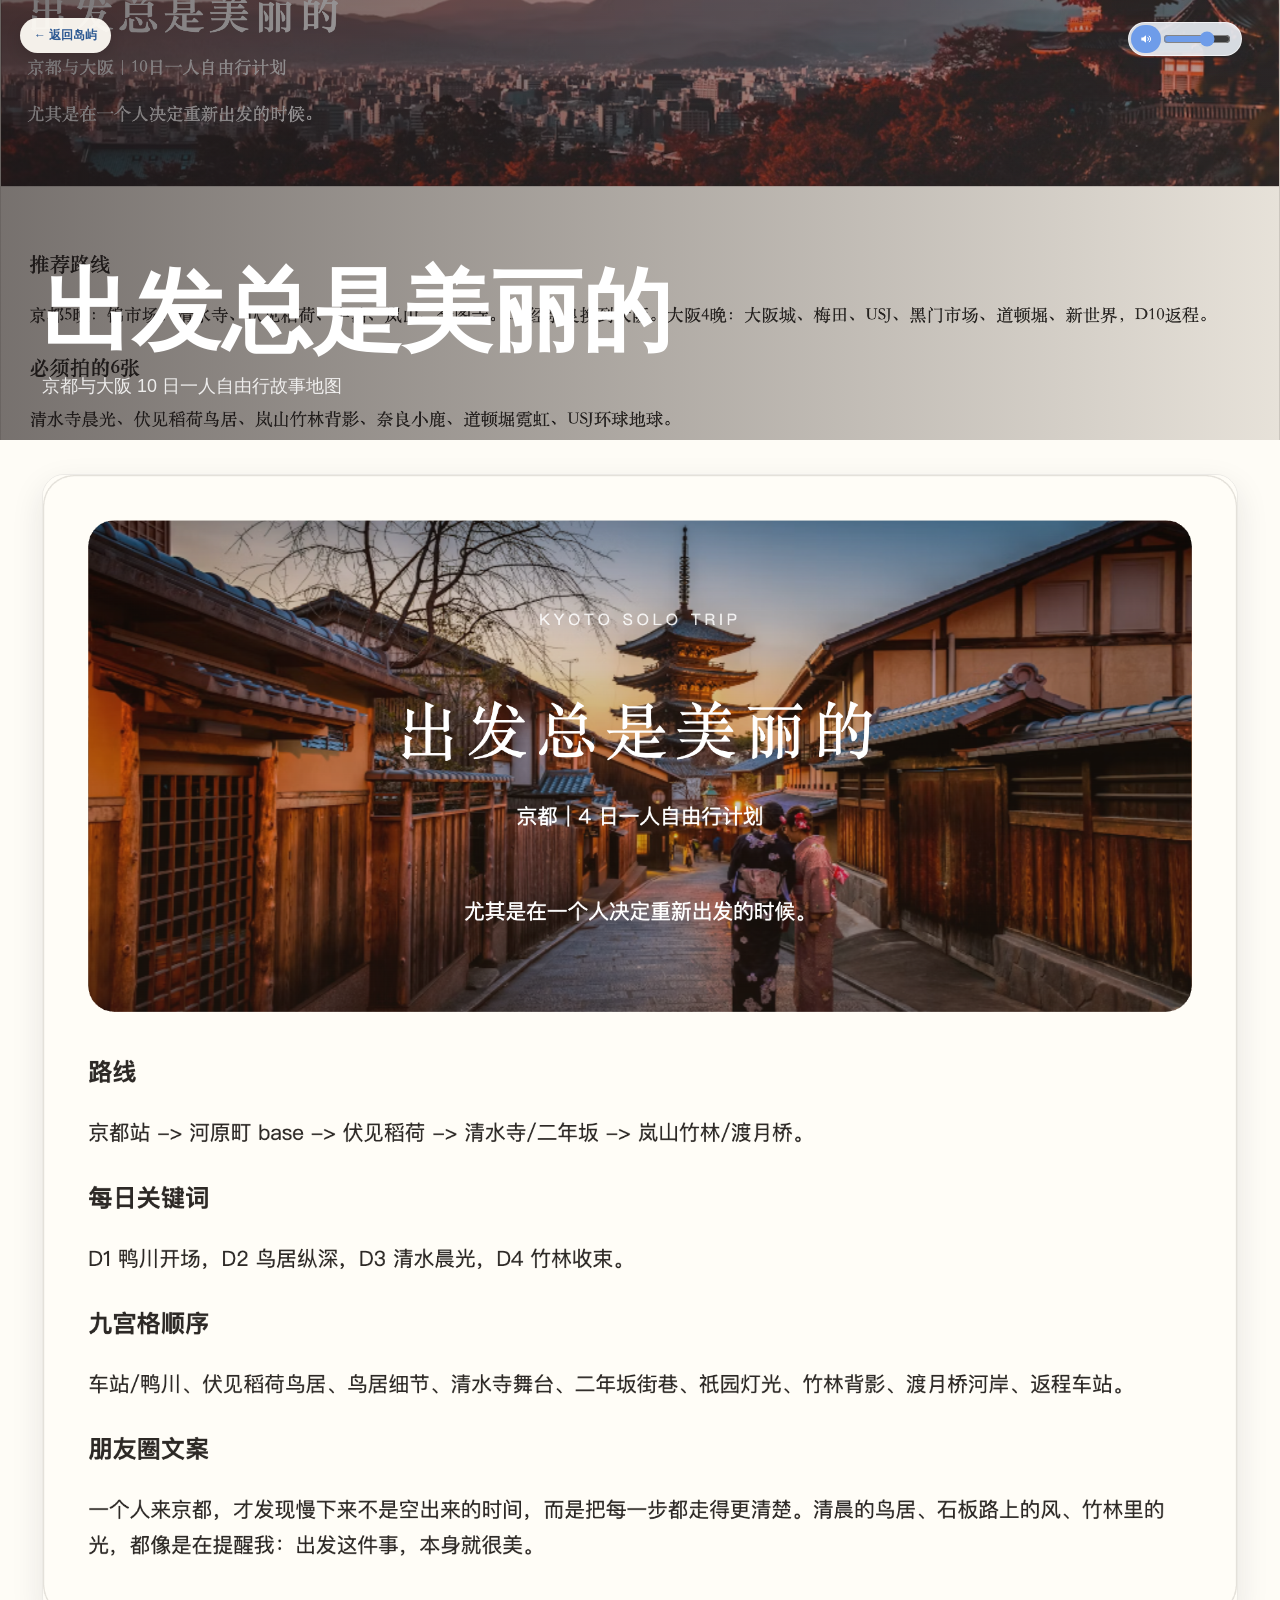
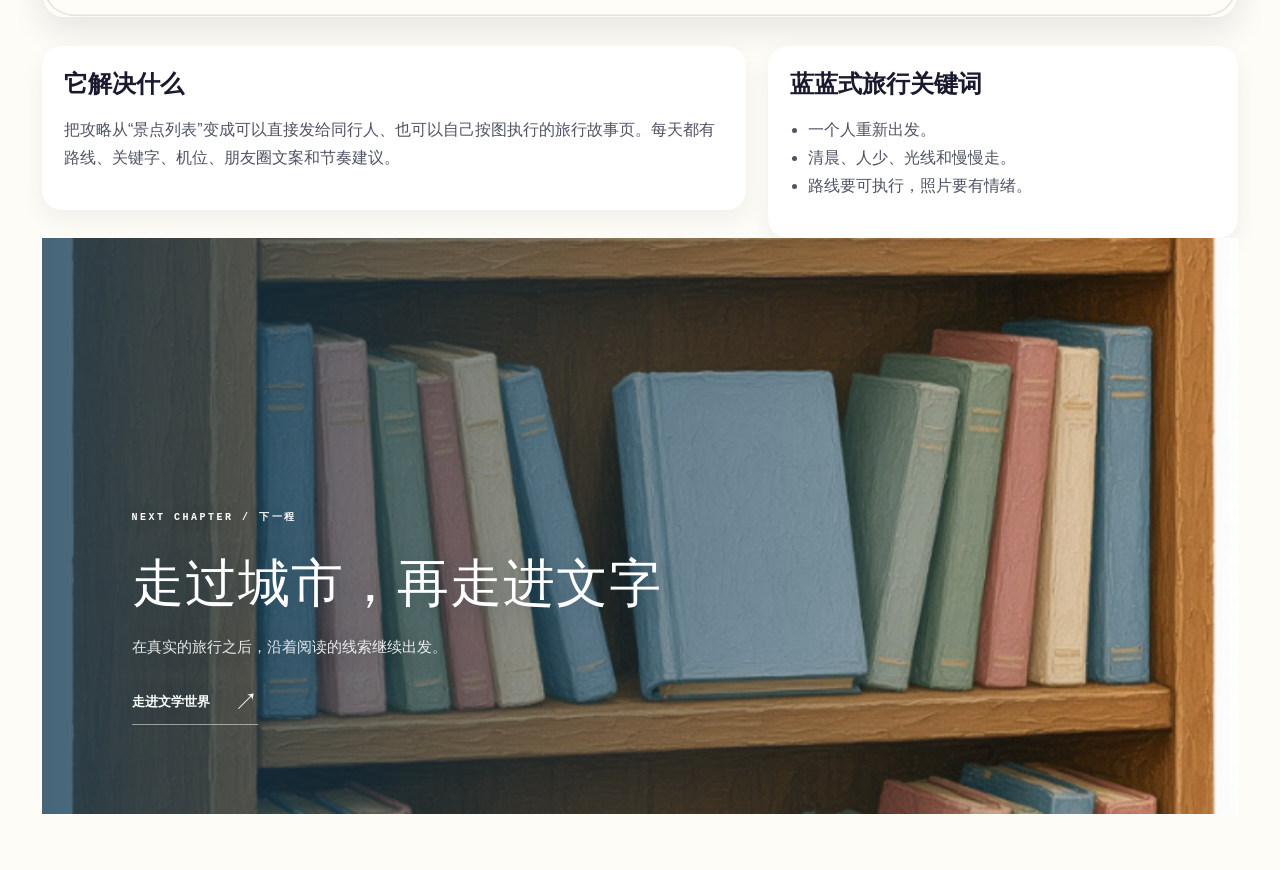
<file: works/kyoto-map.html>
<!doctype html>
<html lang="zh-CN">
<head>
  <meta charset="utf-8">
  <meta name="viewport" content="width=device-width, initial-scale=1">
  <title>旅行故事地图 - 蓝蓝</title>
  <style>
    * { box-sizing: border-box; }
    body {
      margin: 0;
      background: #fefcf6;
      color: #1a1a2e;
      font-family: -apple-system, BlinkMacSystemFont, "Segoe UI", "PingFang SC", sans-serif;
      letter-spacing: 0;
    }
    .case-back { position:fixed; z-index:5; top:18px; left:20px; border-radius:999px; padding:9px 14px; background:rgba(255,252,246,.94); color:#2b5892; font-size:12px; font-weight:800; text-decoration:none; box-shadow:0 5px 16px rgba(0,0,0,.14); }
    .cover {
      min-height: 440px;
      display: grid;
      align-content: end;
      padding: 42px;
      color: white;
      background:
        linear-gradient(90deg, rgba(20, 14, 16, 0.58), rgba(20, 14, 16, 0.1)),
        url("../assets/kyoto-osaka-poster.png") center / cover;
    }
    h1 {
      max-width: 880px;
      margin: 0;
      font-size: clamp(2.4rem, 8vw, 5.6rem);
      line-height: 0.98;
      letter-spacing: 0;
    }
    .sub {
      margin-top: 18px;
      color: rgba(255,255,255,0.86);
      font-size: 1.12rem;
    }
    main { padding: 34px 42px 56px; }
    .preview {
      width: 100%;
      border: 1px solid rgba(26,26,46,0.08);
      border-radius: 22px;
      box-shadow: 0 12px 32px rgba(26,26,46,0.1);
    }
    .grid {
      display: grid;
      grid-template-columns: 1.2fr 0.8fr;
      gap: 22px;
      align-items: start;
      margin-top: 24px;
    }
    .panel {
      border-radius: 20px;
      padding: 22px;
      background: white;
      box-shadow: 0 10px 24px rgba(26,26,46,0.06);
    }
    h2 { margin: 0 0 12px; }
    p, li { color: #4f5364; line-height: 1.75; }
    ul { padding-left: 18px; }
    @media (max-width: 820px) {
      .cover, main { padding: 28px 20px; }
      .grid { grid-template-columns: 1fr; }
    }
  </style>
<link rel="stylesheet" href="../assets/scene-motion.css?v=20261116-motion2">
</head>
<body>
  <a class="case-back" href="../index.html#home">← 返回岛屿</a>
  <section class="cover">
    <h1>出发总是美丽的</h1>
    <div class="sub">京都与大阪 10 日一人自由行故事地图</div>
  </section>
  <main>
    <img class="preview" src="../assets/kyoto-story-map.png" alt="京都旅行故事地图截图">
    <section class="grid">
      <article class="panel">
        <h2>它解决什么</h2>
        <p>把攻略从“景点列表”变成可以直接发给同行人、也可以自己按图执行的旅行故事页。每天都有路线、关键字、机位、朋友圈文案和节奏建议。</p>
      </article>
      <article class="panel">
        <h2>蓝蓝式旅行关键词</h2>
        <ul>
          <li>一个人重新出发。</li>
          <li>清晨、人少、光线和慢慢走。</li>
          <li>路线要可执行，照片要有情绪。</li>
        </ul>
      </article>
    </section>

<a class="scene-next" href="../literature.html" aria-label="走进文学世界"><img src="../assets/thought-walk/bookshelf.png" alt="" loading="lazy"><div class="scene-next-copy"><small>NEXT CHAPTER / 下一程</small><h2>走过城市，再走进文字</h2><p>在真实的旅行之后，沿着阅读的线索继续出发。</p><span class="scene-next-action">走进文学世界<i aria-hidden="true">↗</i></span></div></a>
</main>
<script src="../assets/scene-motion.js?v=20261116-motion2"></script>
<script src="../assets/lanlan-bgm.js?v=20261116-motion2"></script>
</body>
</html>
</file>
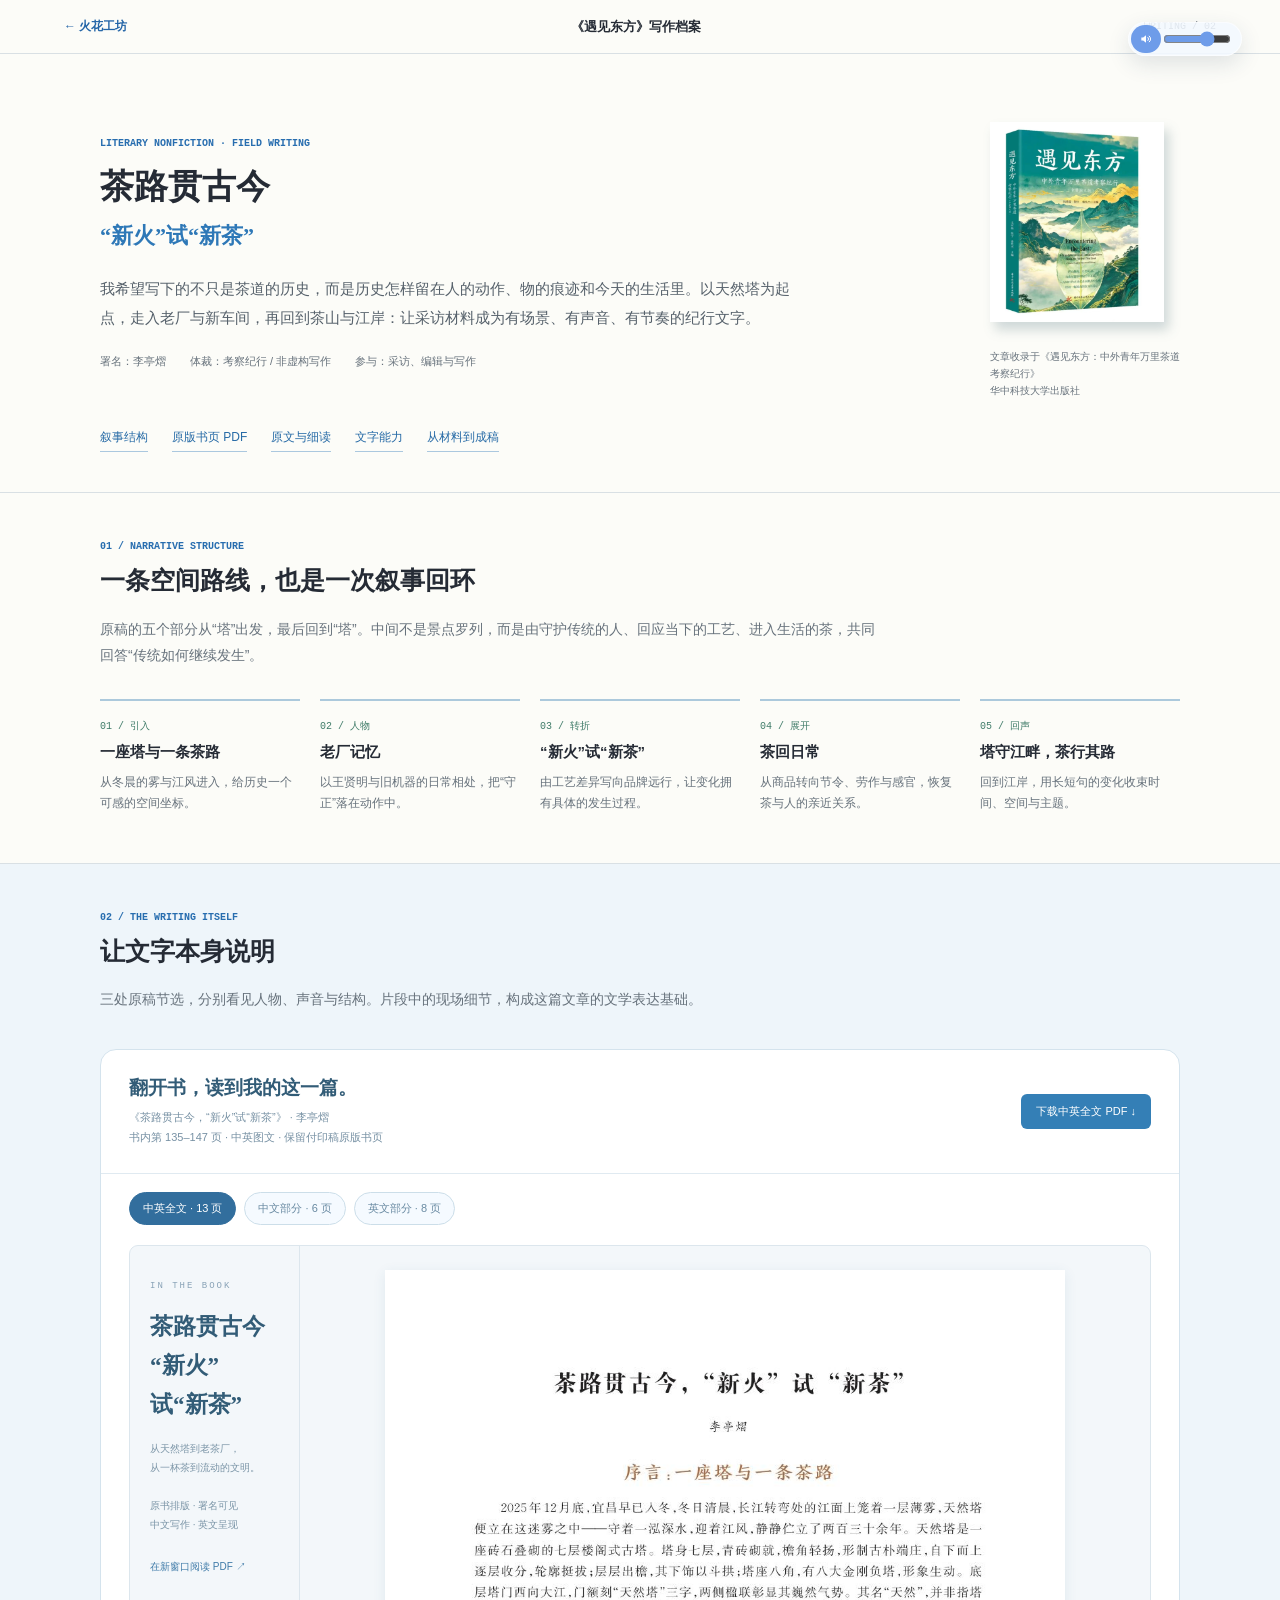
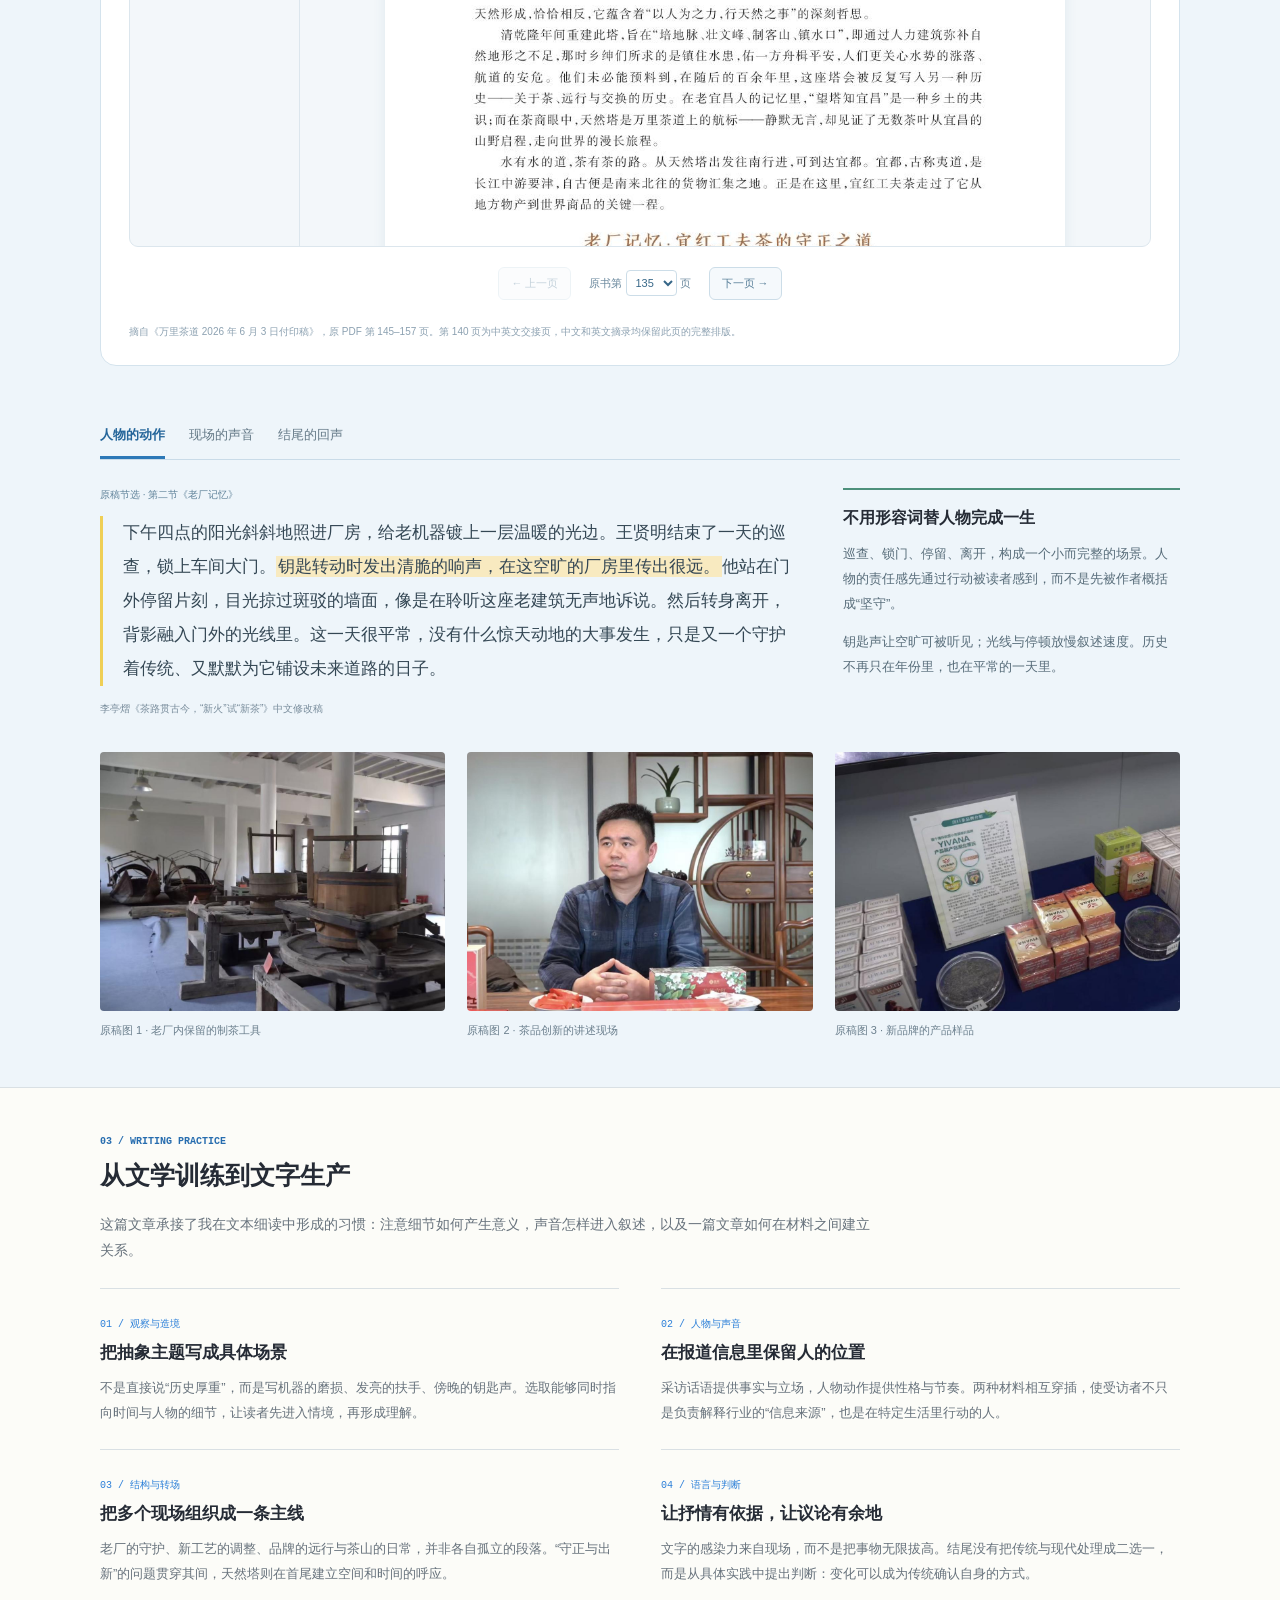
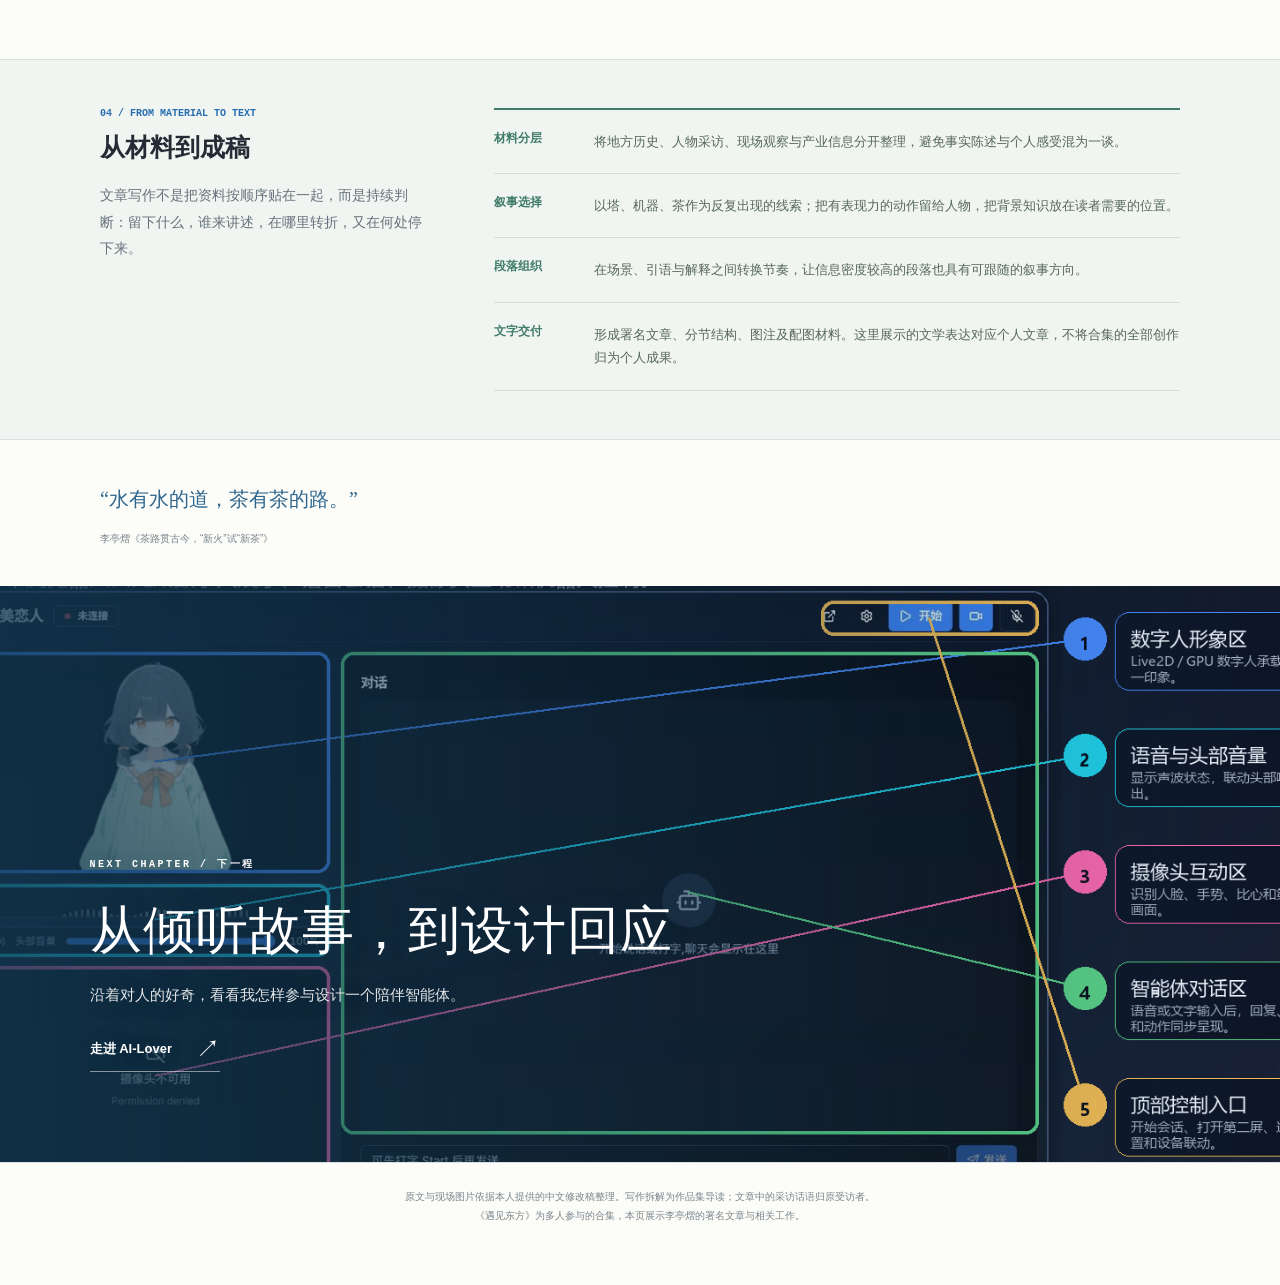
<file: works/tea-road.html>
<!doctype html>
<html lang="zh-CN">
<head>
  <meta charset="utf-8">
  <meta name="viewport" content="width=device-width,initial-scale=1">
  <title>《遇见东方》写作档案 - 蓝蓝</title>
  <meta name="description" content="从现场观察、人物采访到文学表达：李亭熠《茶路贯古今，“新火”试“新茶”》写作档案。">
  <style>
    * { box-sizing: border-box; }
    :root { --blue:#2b7fd8; --ink:#252b35; --muted:#67727c; --yellow:#efcf55; --green:#407c69; --line:#d9e0e4; }
    html { scroll-behavior:smooth; background:#fcfcf8; }
    body { margin:0; color:var(--ink); font-family:-apple-system,BlinkMacSystemFont,"PingFang SC","Segoe UI",sans-serif; letter-spacing:0; }
    a { color:inherit; text-decoration:none; }
    button { font:inherit; cursor:pointer; }
    a:focus-visible,button:focus-visible,summary:focus-visible { outline:3px solid var(--blue); outline-offset:5px; }
    h1,h2,h3,p,figure { margin:0; }
    .topbar { position:sticky; top:0; z-index:10; min-height:54px; display:flex; align-items:center; justify-content:space-between; gap:20px; padding:14px 5%; background:#fcfcf8f2; border-bottom:1px solid var(--line); }
    .topbar a { color:#2465a7; font-size:12px; font-weight:700; }
    .topbar strong { font-size:13px; }
    .topbar span { font:10px ui-monospace,monospace; color:var(--muted); }
    .inner { width:min(1080px,calc(100% - 64px)); margin:auto; }
    .eyebrow { color:#276daf; font:700 10px ui-monospace,monospace; }
    .archive-intro { padding:54px 0 40px; border-bottom:1px solid var(--line); }
    .intro-layout { display:grid; grid-template-columns:minmax(0,1fr) 190px; gap:64px; align-items:center; }
    h1 { margin:14px 0 8px; font:750 34px/1.4 Georgia,"Songti SC",serif; }
    .subtitle { font:700 22px/1.5 Georgia,"Songti SC",serif; color:#2e78b7; }
    .lede { max-width:690px; font-size:15px; line-height:1.95; margin:22px 0; color:#56616b; }
    .meta { display:flex; flex-wrap:wrap; gap:10px 24px; font-size:11px; color:var(--muted); }
    .book-cover img { display:block; width:174px; max-width:100%; height:228px; object-fit:contain; filter:drop-shadow(5px 8px 6px #1c4d5833); }
    .book-cover figcaption { color:var(--muted); font-size:10px; line-height:1.7; margin-top:12px; }
    .archive-nav { display:flex; flex-wrap:wrap; gap:24px; margin-top:30px; }
    .archive-nav a { border-bottom:1px solid #abc8df; padding-bottom:5px; color:#266aa6; font-size:12px; }
    section { scroll-margin-top:76px; }
    .section { padding:48px 0; border-bottom:1px solid var(--line); }
    h2 { font:750 25px/1.5 Georgia,"Songti SC",serif; margin:10px 0 16px; }
    .section-intro { max-width:780px; color:var(--muted); font-size:14px; line-height:1.9; }
    .chapter-line { display:grid; grid-template-columns:repeat(5,1fr); margin-top:30px; gap:20px; }
    .chapter-line article { border-top:2px solid #acc9dc; padding-top:14px; }
    .chapter-line span { color:var(--green); font:10px ui-monospace,monospace; }
    .chapter-line h3 { font-size:15px; margin:10px 0; }
    .chapter-line p { color:var(--muted); font-size:12px; line-height:1.8; }
    .samples-section { background:#eef5fa; }
    .sample-tabs { display:flex; gap:24px; margin:27px 0 0; border-bottom:1px solid #c9dbe8; }
    .sample-tabs button { border:0; border-bottom:3px solid transparent; padding:12px 0; background:none; color:#647987; font-size:13px; }
    .sample-tabs button[aria-selected="true"] { border-color:#2c78b7; color:#24659a; font-weight:700; }
    .sample-panel { padding-top:28px; }
    .sample-panel[hidden] { display:none; }
    .sample-grid { display:grid; grid-template-columns:minmax(0,1.35fr) minmax(220px,.65fr); gap:42px; }
    .sample-label { display:block; color:#60839a; font-size:10px; margin-bottom:14px; }
    blockquote { margin:0; padding:0 0 0 20px; border-left:3px solid var(--yellow); font:400 17px/2 Georgia,"Songti SC",serif; color:#344754; }
    mark { background:#f8eac0; color:inherit; padding:1px 2px; }
    .sample-credit { font-size:10px; line-height:1.8; color:#788c9b; margin-top:14px; }
    .craft-note { border-top:2px solid #4d907b; padding-top:15px; }
    .craft-note h3 { font-size:16px; line-height:1.6; margin-bottom:12px; }
    .craft-note p { color:#586d7a; font-size:13px; line-height:1.9; margin-bottom:14px; }
    .photo-strip { display:grid; grid-template-columns:repeat(3,1fr); gap:22px; margin-top:34px; }
    .photo-strip img { display:block; width:100%; aspect-ratio:4/3; object-fit:cover; border-radius:4px; }
    .photo-strip figcaption { font-size:11px; color:#6b7f8d; line-height:1.7; margin-top:10px; }
    .abilities { display:grid; grid-template-columns:1fr 1fr; column-gap:42px; margin-top:24px; }
    .ability { padding:24px 0; border-top:1px solid var(--line); }
    .ability .number { font:10px ui-monospace,monospace; color:var(--blue); }
    .ability h3 { font-size:17px; margin:10px 0 12px; }
    .ability p { font-size:13px; color:var(--muted); line-height:1.9; }
    .production { background:#f0f5f1; }
    .production-grid { display:grid; grid-template-columns:.65fr 1.35fr; gap:64px; }
    .production-list { margin:0; padding:0; list-style:none; border-top:2px solid var(--green); }
    .production-list li { display:grid; grid-template-columns:85px 1fr; gap:15px; border-bottom:1px solid #d2dfd6; padding:20px 0; }
    .production-list b { font-size:12px; color:var(--green); }
    .production-list p { font-size:13px; line-height:1.8; color:#56675c; }
    .closing { padding:40px 0; }
    .closing p { font:20px/1.9 Georgia,"Songti SC",serif; color:#2e668e; }
    .closing small { display:block; margin-top:14px; color:#76828b; font-size:10px; }
    footer { padding:24px 32px 60px; border-top:1px solid var(--line); color:#7a858c; font-size:10px; line-height:1.9; text-align:center; }
    @media(max-width:760px) {
      .inner { width:calc(100% - 40px); }
      .intro-layout { grid-template-columns:1fr 115px; gap:20px; align-items:start; }
      .book-cover img { width:115px; height:155px; }
      h1 { font-size:28px; } .subtitle { font-size:19px; }
      .lede { font-size:14px; }
      .chapter-line { grid-template-columns:repeat(2,1fr); }
      .sample-grid,.production-grid { grid-template-columns:1fr; gap:28px; }
      .photo-strip { gap:14px; grid-template-columns:1fr; }
      .photo-strip figure { display:grid; grid-template-columns:135px 1fr; gap:15px; align-items:center; }
      .photo-strip figcaption { margin:0; }
      .abilities { grid-template-columns:1fr; }
      .sample-tabs { gap:22px; }
      .topbar strong { font-size:11px; } .topbar span { display:none; }
      .section { padding:36px 0; } h2 { font-size:23px; }
    }
    @media(max-width:440px) {
      .intro-layout { grid-template-columns:1fr; }
      .book-cover { display:flex; align-items:center; gap:22px; }
      .book-cover img { width:85px; height:115px; }
      .book-cover figcaption { max-width:170px; }
      .archive-intro { padding-top:32px; }
      .sample-tabs { gap:18px; } .sample-tabs button { font-size:12px; }
      blockquote { font-size:16px; }
    }
    @media(prefers-reduced-motion:reduce) { html { scroll-behavior:auto; } }
  </style>
<link rel="stylesheet" href="../assets/tea-pdf.css">
<link rel="stylesheet" href="../assets/scene-motion.css?v=20261116-motion2">
</head>
<body>
  <header class="topbar"><a href="../index.html#works">← 火花工坊</a><strong>《遇见东方》写作档案</strong><span>WRITING / 02</span></header>
  <main>
    <section class="archive-intro"><div class="inner">
      <div class="intro-layout">
        <div><div class="eyebrow">LITERARY NONFICTION · FIELD WRITING</div><h1>茶路贯古今</h1><p class="subtitle">“新火”试“新茶”</p><p class="lede">我希望写下的不只是茶道的历史，而是历史怎样留在人的动作、物的痕迹和今天的生活里。以天然塔为起点，走入老厂与新车间，再回到茶山与江岸：让采访材料成为有场景、有声音、有节奏的纪行文字。</p><div class="meta"><span>署名：李亭熠</span><span>体裁：考察纪行 / 非虚构写作</span><span>参与：采访、编辑与写作</span></div></div>
        <figure class="book-cover"><img src="../assets/tea-road-book.png" alt="《遇见东方》中英图文版书封"><figcaption>文章收录于《遇见东方：中外青年万里茶道考察纪行》<br>华中科技大学出版社</figcaption></figure>
      </div>
      <nav class="archive-nav" aria-label="写作档案章节"><a href="#structure">叙事结构</a><a href="#book-pdf">原版书页 PDF</a><a href="#samples">原文与细读</a><a href="#abilities">文字能力</a><a href="#production">从材料到成稿</a></nav>
    </div></section>

    <section class="section" id="structure"><div class="inner"><div class="eyebrow">01 / NARRATIVE STRUCTURE</div><h2>一条空间路线，也是一次叙事回环</h2><p class="section-intro">原稿的五个部分从“塔”出发，最后回到“塔”。中间不是景点罗列，而是由守护传统的人、回应当下的工艺、进入生活的茶，共同回答“传统如何继续发生”。</p>
      <div class="chapter-line">
        <article><span>01 / 引入</span><h3>一座塔与一条茶路</h3><p>从冬晨的雾与江风进入，给历史一个可感的空间坐标。</p></article>
        <article><span>02 / 人物</span><h3>老厂记忆</h3><p>以王贤明与旧机器的日常相处，把“守正”落在动作中。</p></article>
        <article><span>03 / 转折</span><h3>“新火”试“新茶”</h3><p>由工艺差异写向品牌远行，让变化拥有具体的发生过程。</p></article>
        <article><span>04 / 展开</span><h3>茶回日常</h3><p>从商品转向节令、劳作与感官，恢复茶与人的亲近关系。</p></article>
        <article><span>05 / 回声</span><h3>塔守江畔，茶行其路</h3><p>回到江岸，用长短句的变化收束时间、空间与主题。</p></article>
      </div>
    </div></section>

    <section class="section samples-section" id="samples"><div class="inner">
      <div class="eyebrow">02 / THE WRITING ITSELF</div><h2>让文字本身说明</h2><p class="section-intro">三处原稿节选，分别看见人物、声音与结构。片段中的现场细节，构成这篇文章的文学表达基础。</p>
      <section class="pdf-archive" id="book-pdf" aria-label="我的署名文章 PDF 阅读器">
        <div class="pdf-archive-head"><div><h3>翻开书，读到我的这一篇。</h3><p>《茶路贯古今，“新火”试“新茶”》 · 李亭熠<br>书内第 135–147 页 · 中英图文 · 保留付印稿原版书页</p></div><a class="pdf-download" href="../assets/tea-pdf/tea-road-bilingual.pdf" download>下载中英全文 PDF ↓</a></div>
        <div class="pdf-options" aria-label="选择阅读版本"><button type="button" data-pdf-group="all" aria-pressed="true">中英全文 · 13 页</button><button type="button" data-pdf-group="zh" aria-pressed="false">中文部分 · 6 页</button><button type="button" data-pdf-group="en" aria-pressed="false">英文部分 · 8 页</button></div>
        <div class="pdf-view"><aside class="pdf-preview-aside"><small>IN THE BOOK</small><h4>茶路贯古今<br>“新火”<br>试“新茶”</h4><p>从天然塔到老茶厂，<br>从一杯茶到流动的文明。<br><br>原书排版 · 署名可见<br>中文写作 · 英文呈现</p><a href="../assets/tea-pdf/tea-road-bilingual.pdf" target="_blank" rel="noopener" data-pdf-open>在新窗口阅读 PDF ↗</a></aside><div class="pdf-page-wrap" tabindex="0" aria-label="书页预览，可滚动阅读，左右方向键翻页"><img src="../assets/tea-pdf/page-135.jpg" alt="《遇见东方》李亭熠署名文章，原书第 135 页" loading="lazy"></div></div>
        <div class="pdf-controls"><button type="button" data-pdf-prev disabled>← 上一页</button><label>原书第 <select aria-label="选择原书页码"><option>135</option></select> 页</label><button type="button" data-pdf-next>下一页 →</button><span data-pdf-status aria-live="polite" style="position:absolute;width:1px;height:1px;overflow:hidden">原书第 135 页</span></div>
        <p class="pdf-source">摘自《万里茶道 2026 年 6 月 3 日付印稿》，原 PDF 第 145–157 页。第 140 页为中英文交接页，中文和英文摘录均保留此页的完整排版。</p>
      </section>
      <div class="sample-tabs" role="tablist" aria-label="原文片段"><button type="button" role="tab" id="tab-person" aria-selected="true" aria-controls="sample-person">人物的动作</button><button type="button" role="tab" id="tab-sound" aria-selected="false" aria-controls="sample-sound" tabindex="-1">现场的声音</button><button type="button" role="tab" id="tab-ending" aria-selected="false" aria-controls="sample-ending" tabindex="-1">结尾的回声</button></div>
      <div class="sample-panel" id="sample-person" role="tabpanel" aria-labelledby="tab-person">
        <div class="sample-grid"><div><span class="sample-label">原稿节选 · 第二节《老厂记忆》</span><blockquote>下午四点的阳光斜斜地照进厂房，给老机器镀上一层温暖的光边。王贤明结束了一天的巡查，锁上车间大门。<mark>钥匙转动时发出清脆的响声，在这空旷的厂房里传出很远。</mark>他站在门外停留片刻，目光掠过斑驳的墙面，像是在聆听这座老建筑无声地诉说。然后转身离开，背影融入门外的光线里。这一天很平常，没有什么惊天动地的大事发生，只是又一个守护着传统、又默默为它铺设未来道路的日子。</blockquote><p class="sample-credit">李亭熠《茶路贯古今，“新火”试“新茶”》中文修改稿</p></div><aside class="craft-note"><h3>不用形容词替人物完成一生</h3><p>巡查、锁门、停留、离开，构成一个小而完整的场景。人物的责任感先通过行动被读者感到，而不是先被作者概括成“坚守”。</p><p>钥匙声让空旷可被听见；光线与停顿放慢叙述速度。历史不再只在年份里，也在平常的一天里。</p></aside></div>
      </div>
      <div class="sample-panel" id="sample-sound" role="tabpanel" aria-labelledby="tab-sound" hidden>
        <div class="sample-grid"><div><span class="sample-label">原稿节选 · 第四节《茶回日常》</span><blockquote>初春将至，万物复苏，茶芽尚含睡意，茶农们沿着林峦蜿蜒的山径而上，聚集在山腰与峰岭之间。开园节上，伴随着鼓声轻响，众人深吸这一季山野清润的气息，然后用最原始的声音呼唤山岳：“茶发芽啰！”——<mark>“喊山”的悠长呼号率先划破山谷的寂静，随后，茶歌与土家族南曲的旋律交织升起，将几代人的劳作与热望传递给每一片新叶。</mark></blockquote><p class="sample-credit">李亭熠《茶路贯古今，“新火”试“新茶”》中文修改稿</p></div><aside class="craft-note"><h3>让文化从名词变成经验</h3><p>山径、气息、鼓声与呼号依次出现，叙述从视觉转向身体与听觉。节庆因此不只是一条知识说明，而成为有人参与的现场。</p><p>“几代人的劳作”把眼前声音与更长的时间连接。感官细节承担文化解释，而不是被解释挤到一旁。</p></aside></div>
      </div>
      <div class="sample-panel" id="sample-ending" role="tabpanel" aria-labelledby="tab-ending" hidden>
        <div class="sample-grid"><div><span class="sample-label">原稿节选 · 结语《塔守江畔，茶行其路》</span><blockquote>所谓“新火”，并不是对旧手艺的否定；所谓“新茶”，也不是对传统的背离。其“新”意，是在恒常之中寻找变化，在变化之中确认自身。<br><br><mark>塔，还在那里。<br>路，从未消失。<br>茶，仍在流动，去往世界的每一个角落。</mark></blockquote><p class="sample-credit">李亭熠《茶路贯古今，“新火”试“新茶”》中文修改稿</p></div><aside class="craft-note"><h3>让主题落地，而不是再喊一次</h3><p>“塔、路、茶”重新召回全文的空间与物象。由议论长句转为短句，文字从解释进入停顿，让结尾保留余韵。</p><p>开篇的塔是航标，结尾的塔成为变化中的参照。前后的照应，把多个采访地点组织成一篇有内在方向的文章。</p></aside></div>
      </div>
      <div class="photo-strip"><figure><img src="../assets/tea-field/image1.jpeg" loading="lazy" alt="宜都红茶厂内保存的木制制茶设备"><figcaption>原稿图 1 · 老厂内保留的制茶工具</figcaption></figure><figure><img src="../assets/tea-field/image2.jpeg" loading="lazy" alt="宜茶集团茶品创新介绍现场"><figcaption>原稿图 2 · 茶品创新的讲述现场</figcaption></figure><figure><img src="../assets/tea-field/image3.jpeg" loading="lazy" alt="原稿中的 Yivana 茶叶产品样品"><figcaption>原稿图 3 · 新品牌的产品样品</figcaption></figure></div>
    </div></section>

    <section class="section" id="abilities"><div class="inner"><div class="eyebrow">03 / WRITING PRACTICE</div><h2>从文学训练到文字生产</h2><p class="section-intro">这篇文章承接了我在文本细读中形成的习惯：注意细节如何产生意义，声音怎样进入叙述，以及一篇文章如何在材料之间建立关系。</p><div class="abilities">
      <article class="ability"><span class="number">01 / 观察与造境</span><h3>把抽象主题写成具体场景</h3><p>不是直接说“历史厚重”，而是写机器的磨损、发亮的扶手、傍晚的钥匙声。选取能够同时指向时间与人物的细节，让读者先进入情境，再形成理解。</p></article>
      <article class="ability"><span class="number">02 / 人物与声音</span><h3>在报道信息里保留人的位置</h3><p>采访话语提供事实与立场，人物动作提供性格与节奏。两种材料相互穿插，使受访者不只是负责解释行业的“信息来源”，也是在特定生活里行动的人。</p></article>
      <article class="ability"><span class="number">03 / 结构与转场</span><h3>把多个现场组织成一条主线</h3><p>老厂的守护、新工艺的调整、品牌的远行与茶山的日常，并非各自孤立的段落。“守正与出新”的问题贯穿其间，天然塔则在首尾建立空间和时间的呼应。</p></article>
      <article class="ability"><span class="number">04 / 语言与判断</span><h3>让抒情有依据，让议论有余地</h3><p>文字的感染力来自现场，而不是把事物无限拔高。结尾没有把传统与现代处理成二选一，而是从具体实践中提出判断：变化可以成为传统确认自身的方式。</p></article>
    </div></div></section>

    <section class="section production" id="production"><div class="inner production-grid"><div><div class="eyebrow">04 / FROM MATERIAL TO TEXT</div><h2>从材料到成稿</h2><p class="section-intro">文章写作不是把资料按顺序贴在一起，而是持续判断：留下什么，谁来讲述，在哪里转折，又在何处停下来。</p></div><ol class="production-list"><li><b>材料分层</b><p>将地方历史、人物采访、现场观察与产业信息分开整理，避免事实陈述与个人感受混为一谈。</p></li><li><b>叙事选择</b><p>以塔、机器、茶作为反复出现的线索；把有表现力的动作留给人物，把背景知识放在读者需要的位置。</p></li><li><b>段落组织</b><p>在场景、引语与解释之间转换节奏，让信息密度较高的段落也具有可跟随的叙事方向。</p></li><li><b>文字交付</b><p>形成署名文章、分节结构、图注及配图材料。这里展示的文学表达对应个人文章，不将合集的全部创作归为个人成果。</p></li></ol></div></section>
    <section class="closing"><div class="inner"><p>“水有水的道，茶有茶的路。”</p><small>李亭熠《茶路贯古今，“新火”试“新茶”》</small></div></section>

<a class="scene-next" href="ai-lover.html" aria-label="走进 AI-Lover"><img src="../assets/ai-lover/image3.png" alt="" loading="lazy"><div class="scene-next-copy"><small>NEXT CHAPTER / 下一程</small><h2>从倾听故事，到设计回应</h2><p>沿着对人的好奇，看看我怎样参与设计一个陪伴智能体。</p><span class="scene-next-action">走进 AI-Lover<i aria-hidden="true">↗</i></span></div></a>
</main>
  <footer>原文与现场图片依据本人提供的中文修改稿整理。写作拆解为作品集导读；文章中的采访话语归原受访者。<br>《遇见东方》为多人参与的合集，本页展示李亭熠的署名文章与相关工作。</footer>
  <script>
    (function () {
      var tabs = Array.from(document.querySelectorAll('[role="tab"]'));
      function select(tab, focus) {
        tabs.forEach(function (item) {
          var active = item === tab;
          item.setAttribute("aria-selected", String(active));
          item.tabIndex = active ? 0 : -1;
          document.getElementById(item.getAttribute("aria-controls")).hidden = !active;
        });
        if (focus) tab.focus();
      }
      tabs.forEach(function (tab, index) {
        tab.addEventListener("click", function () { select(tab, false); });
        tab.addEventListener("keydown", function (event) {
          var next;
          if (event.key === "ArrowRight") next = (index + 1) % tabs.length;
          if (event.key === "ArrowLeft") next = (index + tabs.length - 1) % tabs.length;
          if (event.key === "Home") next = 0;
          if (event.key === "End") next = tabs.length - 1;
          if (next !== undefined) { event.preventDefault(); select(tabs[next], true); }
        });
      });
    })();
  </script>
<script src="../assets/tea-pdf.js"></script>
<script src="../assets/scene-motion.js?v=20261116-motion2"></script>
<script src="../assets/lanlan-bgm.js?v=20261116-motion2"></script>
</body>
</html>
</file>
<file: assets/lanland.css>
/* Lala Land: a distant island, then a gentle descent into its record collection. */
html,html.scroll-unlocked{overflow:auto;overflow-x:hidden;background:#eaf5fc}
body{--island-blue:#2766a5;--sea:#d8edfa}
button,a{-webkit-tap-highlight-color:transparent}
button:focus-visible,a:focus-visible,[role=button]:focus-visible{outline:3px solid #307ac6;outline-offset:6px}
.pill-nav{bottom:5%;width:min(61vw,860px);padding:5px 10px;justify-content:space-between;border:1px solid #ffffffa6;background:#ffffff38;box-shadow:inset 0 1px #ffffffd9,inset 0 -1px #ffffff2e,0 10px 28px #283c5a14;-webkit-backdrop-filter:blur(22px) saturate(1.65);backdrop-filter:blur(22px) saturate(1.65)}
.pill-nav button{flex:1;color:#46597a;background:transparent;font-size:14px;font-weight:600;letter-spacing:1px;padding:10px 12px}
.pill-nav button.active{color:#2c4468;background:#ffffff6b;box-shadow:inset 0 1px 1px #fffc}
.pill-num{font:inherit;opacity:.8;margin-right:8px}
.land{--case-x:42%;--case-y:59%;--host-x:19%;--host-y:56%;position:relative;height:100svh;min-height:640px;overflow:hidden;background:#4f91c2;color:#edf6ff}
.land-stage{position:absolute;inset:0;height:100%;margin:auto;max-width:none;overflow:visible}
.ocean-world,.courtyard-world{position:absolute;inset:0;width:100%;height:100%;pointer-events:none}
.ocean-world>img,.courtyard-world>img{display:block;width:100%;height:100%;object-fit:cover;object-position:50% 50%}
.ocean-world{transform-origin:50% 61%;transform:scale(var(--sea-scale,1));opacity:var(--sea-opacity,1);z-index:1;will-change:transform,opacity}
.courtyard-world{transform-origin:50% 58%;transform:scale(var(--court-scale,1));opacity:var(--court-opacity,0);z-index:0;will-change:transform,opacity}
.is-landing .ocean-world{filter:saturate(1.06)}
/* The complete mark and the approved sculptural lettering stay separate from the landscape. */
.sr-only{position:absolute!important;width:1px!important;height:1px!important;padding:0!important;margin:-1px!important;overflow:hidden!important;clip:rect(0,0,0,0)!important;white-space:nowrap!important;border:0!important}
.land-topbar{position:absolute;top:0;left:0;right:0;z-index:20;display:flex;align-items:center;padding:20px 3%;pointer-events:none}
.land-brand{display:flex;align-items:center;gap:7px;font:700 23px "Arial Rounded MT Bold","Yuanti SC",sans-serif;letter-spacing:-.6px;text-decoration:none;pointer-events:auto}
.land-brand span{background:linear-gradient(130deg,#f2fdff 15%,#e8d0ff 80%);-webkit-background-clip:text;background-clip:text;color:transparent;filter:drop-shadow(0 2px 2px #4d69a055)}
.land-brand img{display:block;width:84px;height:auto;object-fit:contain;filter:drop-shadow(0 3px 5px #3e5f8233)}
.land-copy{position:absolute;left:50%;top:8%;width:min(61%,1020px);transform:translateX(-50%);pointer-events:none;z-index:3;opacity:1;transition:opacity .65s,transform 1.5s cubic-bezier(.42,.02,.18,1)}
.welcome-title{display:block;width:100%;height:auto;filter:drop-shadow(0 7px 7px #425b9c28)}
.is-landing .land-copy{opacity:0;visibility:hidden;transform:translate(-50%,-40px) scale(1.05);transition:opacity .65s,transform 1.5s,visibility 0s .65s}
.island-flag{position:absolute;width:clamp(30px,3.8vw,64px);height:auto;left:54.6%;top:50%;transform:translate(-17%,-92%);overflow:visible;filter:drop-shadow(1px 1px 1px #6d81a92b)}
.courtyard-world .island-flag{left:18%;top:29%;width:clamp(70px,8vw,130px)}
.flag-cloth{transform-origin:19px 34px;animation:flagWave 3.6s ease-in-out infinite}
@keyframes flagWave{0%,100%{transform:skewY(-3deg) scaleX(.97)}50%{transform:skewY(3deg) scaleX(1.025)}}
body:has(#page-home.active) .pill-nav{width:min(61vw,860px);bottom:5%;padding:5px 10px;background:linear-gradient(130deg,#cdeaff80,#507fdc6b);border:1.5px solid #f7fcffcf;box-shadow:inset 0 2px 4px #fff9,0 6px 22px #3e65ac20;justify-content:space-between;-webkit-backdrop-filter:blur(16px);backdrop-filter:blur(16px)}
body:has(#page-home.active) .pill-nav button{flex:1;color:#f6faff;background:transparent;font-size:14px;font-weight:600;letter-spacing:1px;padding:10px 12px}
body:has(#page-home.active) .pill-nav button.active{background:#e4f3ff36;box-shadow:inset 0 1px 1px #fff7}
body:has(#page-home.active .is-landing) .pill-nav{width:min(61vw,860px);background:#ffffff38;border:1px solid #ffffffa6;box-shadow:inset 0 1px #ffffffd9,inset 0 -1px #ffffff2e,0 10px 28px #283c5a14;-webkit-backdrop-filter:blur(22px) saturate(1.65);backdrop-filter:blur(22px) saturate(1.65)}
body:has(#page-home.active .is-landing) .pill-nav button{color:#46597a}
body:has(#page-home.active .is-landing) .pill-nav button.active{background:#ffffff6b;color:#2c4468;box-shadow:inset 0 1px 1px #fffc}
body:has(#page-home.active) .pill-num{font:inherit;opacity:.8;margin-right:8px}

/* The distant case stays tiny. The camera and the case approach together. */
.case-anchor{position:absolute;left:50%;top:58.5%;width:174px;height:138px;z-index:8;transform:translate(-50%,-50%);text-align:center;transition:left 2.5s cubic-bezier(.42,.02,.18,1),top 2.5s cubic-bezier(.42,.02,.18,1)}
.is-landing .case-anchor{left:var(--case-x);top:var(--case-y)}
.airpods-case{position:relative;display:block;width:174px;height:138px;border:0;background:none;cursor:pointer;perspective:700px;transform:rotate(-7deg) scale(.26);transform-origin:50% 50%;filter:drop-shadow(9px 16px 9px #354f8944);transition:transform 2.5s cubic-bezier(.42,.02,.18,1)}
.airpods-case:not(:disabled):hover{transform:rotate(-4deg) scale(.28)}
.is-landing .airpods-case{transform:rotate(-7deg) scale(1.4)}
.is-ready .airpods-case:hover{transform:rotate(-5deg) scale(1.43)}
.airpods-case:disabled{cursor:default;opacity:1}
.case-bottom{position:absolute;bottom:0;left:0;width:174px;height:93px;background:linear-gradient(125deg,#fff 10%,#f4f5ff 65%,#c8c9e9);border:1px solid #fff;border-radius:16px 16px 45px 45px;box-shadow:inset 0 -5px 8px #b6c6d133,inset 3px 2px 6px #fff;z-index:5}
.case-bottom::before{content:"";position:absolute;top:12px;left:50%;height:3px;width:5px;border-radius:9px;background:#98bba5;box-shadow:0 0 5px #bad2c4}
.case-lid{position:absolute;top:12px;left:0;width:174px;height:54px;background:linear-gradient(120deg,#fff,#f7f9ff 55%,#d7d8ed);border:1px solid #fff;border-radius:50px 50px 11px 11px;box-shadow:0 2px 2px #b8c7d155;transform-origin:50% 100%;transition:transform .65s cubic-bezier(.2,.8,.2,1);z-index:7}
.case-lid::after{content:"";position:absolute;inset:10px 12px 8px;border:3px solid #e3ebf1;border-radius:40px 40px 10px 10px;box-shadow:inset 0 2px 7px #b2c5d744;opacity:0;transition:opacity .4s}
.is-open .case-lid{transform:translateY(-39px) rotateX(15deg);box-shadow:inset 0 -8px 10px #dce7ef99,0 3px 3px #88a2b92b}.is-open .case-lid::after{opacity:.8}
.case-interior{position:absolute;left:6px;bottom:76px;width:162px;height:31px;background:#d1dce5;border:5px solid #eef3f7;border-radius:50%;z-index:2;opacity:0;transition:opacity .3s}.case-interior::before,.case-interior::after{content:"";position:absolute;top:2px;width:38px;height:16px;border-radius:50%;background:#b6c7d3;box-shadow:inset 2px 3px 5px #849baa44}.case-interior::before{left:25px}.case-interior::after{right:25px}.is-open .case-interior{opacity:1}
.airpod{position:absolute;top:22px;width:42px;height:42px;border-radius:54% 54% 42% 42%;background:linear-gradient(120deg,#fff 30%,#e9ebf8 75%,#bdc7dd);box-shadow:inset -3px -4px 5px #b4c1d644,0 3px 4px #8a9cba33;z-index:4;opacity:0;transform:translateY(20px);transition:transform .6s .1s,opacity .3s .1s}
.airpod.left{left:33px}.airpod.right{right:33px}.is-open .airpod.left{opacity:1;transform:rotate(-24deg)}.is-open .airpod.right{opacity:1;transform:rotate(24deg)}
.airpod::after{content:"";position:absolute;top:9px;left:14px;width:14px;height:6px;border-radius:50%;background:#8390ab;box-shadow:inset 0 1px 2px #4c617b}
.airpods-case::after{content:"";position:absolute;inset:-10px;border-radius:45px}
.case-beacon{position:absolute;left:50%;top:59%;width:63px;height:23px;border:1px solid #ffffff8c;box-shadow:0 0 25px #f2f6ff20;border-radius:50%;transform:translate(-50%,-50%);animation:beacon 3s ease-in-out infinite;pointer-events:none;transition:opacity .3s}
.is-landing .case-beacon{opacity:0;animation:none}
.case-hint{position:absolute;left:50%;top:calc(50% + 29px);transform:translateX(-50%);font-size:11px;color:#426fa6;white-space:nowrap;line-height:1.7;letter-spacing:.5px;transition:top 2.5s,opacity .3s;pointer-events:none;text-shadow:0 1px 2px #fff8}
.case-hint b{font-weight:500}.is-landing .case-hint{top:calc(50% + 130px);color:#355979;font-size:10px;padding:7px 13px;border-radius:20px;background:#f9fbffe6;text-shadow:none;box-shadow:0 4px 15px #426c9d14}

/* The host flies clear of the lid, then rests to the left of the scene. */
.island-avatar{position:absolute;left:var(--case-x);top:var(--case-y);width:clamp(130px,12.5vw,205px);opacity:0;visibility:hidden;transform:translate(-50%,-50%) scale(.2);filter:drop-shadow(0 12px 12px #496e9130);z-index:12;pointer-events:none;transition:opacity .25s,visibility .25s}
.is-host-visible .island-avatar{left:var(--host-x);top:var(--host-y);visibility:visible;opacity:1;transform:translate(-50%,-50%) scale(1) rotate(-5deg);animation:hostArrival 1.15s cubic-bezier(.22,.72,.18,1) both}
.avatar-disc{position:relative;aspect-ratio:1;border:5px solid #fff;border-radius:50%;overflow:hidden;box-shadow:0 4px 0 #dce7f1,0 12px 24px #5b84a51a;background:#fff}
.avatar-disc img{display:block;width:100%;height:100%;object-fit:cover;border-radius:50%}.avatar-disc .avatar-listening{position:absolute;inset:0;opacity:0;transition:opacity .4s}
.is-listening .avatar-listening{opacity:1}.is-ready .avatar-disc{animation:headSway 4.5s ease-in-out infinite}
.avatar-caption{display:block;width:max-content;max-width:180px;margin:12px auto 0;position:relative;z-index:2;transform:rotate(5deg);background:#f9fcffef;border:1px solid #d6e5ef;border-radius:30px;padding:7px 11px;font-size:9px;letter-spacing:.3px;color:#4d7192;box-shadow:0 5px 15px #7e9aac12}
.music-note{position:absolute;right:-9px;top:5%;font:22px Georgia;color:#f5d67b;opacity:0}.is-listening .music-note{animation:musicFloat 3s infinite}.music-note.two{right:-28px;top:33%;font-size:17px;animation-delay:1s}

/* Warm yellow records echo the yellow in Lanlan's portrait. */
.land-folders{position:absolute;inset:0;z-index:6;pointer-events:none}
.land-folder{--record-size:76px;position:absolute;display:flex;flex-direction:column;align-items:center;justify-content:flex-start;width:154px;height:120px;border:0;background:none;cursor:grab;padding:5px 0;opacity:0;visibility:hidden;pointer-events:none;user-select:none;touch-action:none;perspective:500px;transform:translate(-50%,-50%) rotate(var(--tilt,0deg)) scale(.25);transition:left .95s cubic-bezier(.18,.8,.22,1),top .95s cubic-bezier(.18,.8,.22,1),transform .85s,opacity .5s,visibility .5s}
.has-records .land-folder{opacity:1;visibility:visible;pointer-events:auto;transform:translate(-50%,-50%) rotate(var(--tilt,0deg)) scale(1)}
.land-folder:nth-child(2){--record-size:94px}.land-folder:nth-child(3n){--record-size:69px}
.has-records .land-folder:hover{transform:translate(-50%,-50%) rotate(0) translateY(-5px)}.land-folder.dragging{transition:none;cursor:grabbing;z-index:10;transform:translate(-50%,-50%) scale(1.05)}
.folder-shape{position:relative;display:block;flex-shrink:0;width:var(--record-size);height:var(--record-size);margin:0 0 9px;border-radius:50%;border:1px solid #fdf1bf;box-shadow:2px 3px 0 #d6bb6d,7px 12px 13px #7084b02b,inset 0 0 0 3px #fff2;background:repeating-radial-gradient(circle at center,transparent 0px,transparent 2px,#b599401a 2.5px,transparent 3.4px),conic-gradient(from 22deg,#f5d26b,#fff3b5 17%,#e9c45b 30%,#f9dd83 48%,#fff5c6 66%,#eec960 82%,#f5d26b);transform:rotateX(26deg) rotateY(-14deg);transition:transform .45s}
.folder-shape::before{content:"";position:absolute;top:50%;left:50%;width:35%;height:35%;border-radius:50%;transform:translate(-50%,-50%);background:#fff7d9;z-index:1;border:1px solid #ffffffc9;box-shadow:0 0 0 2px #c4a55326}
.folder-shape::after{content:"";position:absolute;top:50%;left:50%;transform:translate(-50%,-50%);width:5px;height:5px;background:#7597b2;box-shadow:0 0 0 1px #fff8;border-radius:50%;z-index:3}
.folder-glyph{position:absolute;top:27%;left:0;right:0;z-index:2;text-align:center;font:6px -apple-system,sans-serif;color:#6688a4;line-height:1;opacity:.9}
.literary-record .folder-shape::before{background:#253a61;border-color:#f7e8bc;box-shadow:0 0 0 2px #253a612e,inset 0 1px 2px #fff2}
.literary-record .folder-shape::after{display:none}
.folder-glyph-img{position:absolute;left:50%;top:50%;z-index:2;width:24%;height:24%;object-fit:contain;transform:translate(-50%,-50%);filter:drop-shadow(0 1px 1px #17264266);pointer-events:none}
.land-folder:hover .folder-shape{transform:rotateX(0) rotateY(0) rotate(32deg)}
.folder-label{font-size:11px;letter-spacing:.2px;color:#365a7c;line-height:1.4;background:#fffaf0ed;border:1px solid #fff8;border-radius:12px;padding:4px 9px;max-width:155px;white-space:nowrap;box-shadow:0 3px 10px #2d52821a;transition:background .2s}
.land-folder:hover .folder-label{background:#fff;box-shadow:0 3px 14px #668ca432}
.land-controls{position:absolute;right:3%;top:28px;bottom:auto;z-index:10;display:flex;gap:8px;opacity:0;visibility:hidden;transition:opacity .4s}
.is-ready .land-controls{opacity:1;visibility:visible}
.land-controls button,.land-return{border:1px solid #fff9;background:#f3f8ffdc;border-radius:30px;font-size:10px;padding:10px 14px;color:#456b8e;cursor:pointer;transition:background .2s,opacity .3s}
.land-controls button:hover,.land-return:hover{background:#fff}
.land-controls button[aria-pressed=true]{background:#6e9ce9;color:#fff;border-color:#f8fbff;box-shadow:inset 0 1px 2px #fff7,0 4px 12px #6388b52b}
.land-sound{display:flex;align-items:center;gap:2px;border:1px solid #fff9;background:#f3f8ffdc;border-radius:30px;padding:2px 10px 2px 2px}
.land-sound button{border:0;background:transparent;box-shadow:none;border-radius:30px;padding:7px 8px;line-height:0;color:#456b8e;cursor:pointer}
.land-sound button[aria-pressed=true]{background:#6e9ce9;color:#fff}
.land-sound.is-floating{position:fixed;top:22px;right:3%;z-index:80;box-shadow:0 8px 22px #283c5a22}
.island-return{display:none;position:fixed;z-index:81;top:0;left:clamp(16px,4vw,58px);height:54px;align-items:center;color:#1d5caa;font:850 12px -apple-system,BlinkMacSystemFont,"PingFang SC",sans-serif;text-decoration:none}
body:has(#page-literature.active) .island-return{display:inline-flex}
.land-sound svg{display:block;width:14px;height:14px}
.land-sound .sound-off{display:none}
.land-sound button[aria-pressed=false] .sound-on{display:none}
.land-sound button[aria-pressed=false] .sound-off{display:block}
.land-sound input{width:68px;height:18px;margin:0;accent-color:#6e9ce9;cursor:pointer}
.land-return{position:absolute;left:3%;bottom:5%;z-index:10;opacity:0;visibility:hidden}.is-ready .land-return{opacity:1;visibility:visible}
.land-footer{position:absolute;bottom:116px;left:5%;z-index:3;font:9px ui-monospace,monospace;letter-spacing:1px;color:#e3edf8c2;line-height:2;transition:opacity .4s}
.is-landing .land-footer{opacity:0;pointer-events:none}
.land-status{opacity:0;transition:opacity .4s;position:absolute;bottom:calc(5% + 68px);left:50%;transform:translateX(-50%);font-size:9px;color:#ecf4ffc9;white-space:nowrap;z-index:10;text-shadow:0 1px 6px #31567a55}
.island-coordinate{position:absolute;left:50%;top:80%;transform:translateX(-50%);color:#d9ebf8b0;font:8px ui-monospace,monospace;letter-spacing:2px;z-index:1;transition:opacity .4s}.is-landing .island-coordinate{opacity:0}
.sea-glints{position:absolute;inset:34% 0 11%;z-index:1;pointer-events:none;opacity:.25;background:radial-gradient(ellipse 60px 1px at 17% 24%,#fff,transparent),radial-gradient(ellipse 42px 1px at 75% 48%,#fff,transparent),radial-gradient(ellipse 90px 1px at 33% 69%,#fff,transparent),radial-gradient(ellipse 50px 1px at 86% 18%,#fff,transparent);animation:glint 7s ease-in-out infinite alternate}
.is-landing .sea-glints{opacity:0;animation:none}

.is-ready .land-status{opacity:1;color:#667b9d;text-shadow:0 1px 2px #fff}

/* Existing project windows retain their content and keyboard controls. */
.land .os-window{position:fixed;max-width:calc(100vw - 32px);max-height:calc(100svh - 120px);border-radius:20px;border:1px solid #c9dce8;box-shadow:0 24px 90px #32628d26;background:#fcfdfe;color:#263e56}
.land .os-body{max-height:calc(100svh - 170px);padding-top:58px}.land .os-body-iframe{height:100%;max-height:none;padding:48px 0 0}
.land .os-dragbar{height:47px;background:#eef5fa;border-bottom:1px solid #dce8f1;padding:15px 50px 12px 22px;font-size:12px;color:#5d8098}
.land .os-traffic{top:8px;left:auto;right:12px}.land .tl-close{display:grid;place-items:center;border:0;border-radius:50%;height:30px;width:30px;background:#e0ebf4;color:#587b98;cursor:pointer;font-size:20px}.land .os-external{right:52px;top:12px}.land .os-resize{display:none}

/* Compact featured product entry; the full case lives on its own page. */
.ai-entry{gap:50px!important;padding:38px 0 48px!important;grid-template-columns:1.06fr 1fr!important}.ai-entry .portfolio-media{order:0!important}.ai-entry h3{font-family:Georgia,"Songti SC",serif!important;font-size:clamp(27px,2.7vw,38px)!important;font-weight:900!important;color:var(--ink);line-height:1.2!important}.ai-entry .dim-desc{font-size:13px;line-height:1.85}.ai-entry .project-facts{margin-top:16px}.ai-entry .project-fact{padding:9px 0}.ai-entry .project-link{margin-top:18px}.ai-entry-live{font-size:11px;color:#748ca1;margin-left:15px}.ai-entry-media{background:#e6f0f8;border-radius:12px;padding:18px;display:block}.ai-entry-media>img{height:auto;max-height:270px;object-fit:contain;box-shadow:0 8px 20px #31577418}.ai-entry-thumbs{display:flex;gap:12px;margin-top:12px}.ai-entry-thumbs img{width:calc(50% - 6px);border-radius:6px;aspect-ratio:16/9;object-fit:cover}.ai-entry-media>span{display:block;font-size:10px;color:#6e879c;margin-top:12px;text-align:center;letter-spacing:1px}

@keyframes beacon{50%{transform:translate(-50%,-50%) scale(1.43);opacity:.35}}
@keyframes hostArrival{0%{left:var(--case-x);top:var(--case-y);transform:translate(-50%,-50%) scale(.2) rotate(8deg);opacity:0}25%{left:calc(var(--case-x) - 3%);top:calc(var(--case-y) - 18%);transform:translate(-50%,-50%) scale(.76) rotate(3deg);opacity:1}100%{left:var(--host-x);top:var(--host-y);transform:translate(-50%,-50%) scale(1) rotate(-5deg);opacity:1}}
@keyframes headSway{50%{transform:rotate(3deg)}}@keyframes musicFloat{0%{transform:translateY(10px) rotate(-12deg);opacity:0}40%{opacity:.9}100%{transform:translateY(-32px) rotate(12deg);opacity:0}}@keyframes equalize{to{height:3px}}@keyframes glint{to{opacity:.65;transform:translateX(8px)}}
@media(min-width:1500px){
  .airpods-case{transform:rotate(-7deg) scale(.32)}.airpods-case:not(:disabled):hover{transform:rotate(-4deg) scale(.34)}
  .is-landing .airpods-case{transform:rotate(-7deg) scale(1.7)}.is-ready .airpods-case:hover{transform:rotate(-5deg) scale(1.73)}
  .is-landing .case-hint{top:calc(50% + 153px);font-size:11px}.land-folder{--record-size:92px;height:140px}.land-folder:nth-child(2){--record-size:116px}.land-folder:nth-child(3n){--record-size:84px}.folder-label{font-size:12px}
}
@media(max-width:1000px) and (min-width:601px){
  .land{--host-x:17%;--host-y:54%;--case-x:40%;--case-y:59%;min-height:690px}
  .land-brand img{width:66px}.land-brand{font-size:19px}.land-copy{top:14%;width:72%}
  .is-landing .airpods-case{transform:rotate(-7deg) scale(1.05)}.is-ready .airpods-case:hover{transform:rotate(-5deg) scale(1.08)}.is-landing .case-hint{top:calc(50% + 102px);font-size:8px}
  .island-avatar{width:105px}.avatar-caption{font-size:7px;padding:6px 8px}.land-folder{--record-size:57px;width:106px;height:102px}.land-folder:nth-child(2){--record-size:71px}.land-folder:nth-child(3n){--record-size:53px}.folder-label{font-size:9px;white-space:normal;max-width:106px;padding:4px 6px;text-align:center}
  .land-controls{right:4%;top:26px;bottom:auto;gap:5px}.land-controls button{padding:8px 10px;font-size:9px}.land-sound input{width:52px}.land-return{left:4%;bottom:104px}.land-status{bottom:77px;font-size:8px}
  body:has(#page-home.active) .pill-nav,body:has(#page-home.active .is-landing) .pill-nav{width:78%;bottom:24px}body:has(#page-home.active) .pill-nav button{font-size:12px}
  .ai-entry{gap:25px!important}.ai-entry-media{padding:12px}.ai-entry-thumbs{gap:8px}.ai-entry h3{font-size:28px!important}
}
@media(max-width:600px){
  .land{--case-x:65%;--case-y:340px;--host-x:22%;--host-y:321px;height:100svh;min-height:720px;background:#4d9ed5;transition:min-height .6s}
  .land.is-landing{min-height:1160px;background:#ecebf9}
  .ocean-world{width:1300px;height:732px;max-width:none;left:50%;top:0;transform-origin:50% 60%;transform:translateX(-50%) scale(var(--sea-scale,1))}
  .courtyard-world{width:100%;height:100%;transform:scale(var(--court-scale,1));transform-origin:50% 30%}
  .courtyard-world>img{height:700px;object-position:50% 0;mask-image:linear-gradient(#000 70%,transparent);-webkit-mask-image:linear-gradient(#000 70%,transparent)}
  .ocean-world .island-flag{width:32px}.courtyard-world .island-flag{left:17%;top:190px;width:63px}
  .land-topbar{padding:15px 4%}.land-brand{font-size:17px;gap:1px}.land-brand img{width:63px}
  .land-copy{top:136px;width:96%}.is-landing .land-copy{transform:translate(-50%,-30px)}
  .case-anchor{left:50%;top:428px}.airpods-case{transform:rotate(-7deg) scale(.24)}.airpods-case:not(:disabled):hover{transform:rotate(-4deg) scale(.26)}.is-landing .airpods-case{transform:rotate(-7deg) scale(.8)}.is-ready .airpods-case:hover{transform:rotate(-5deg) scale(.82)}.case-beacon{width:55px;height:23px}.case-hint{font-size:9px}.is-landing .case-hint{top:calc(50% + 84px);font-size:8px;letter-spacing:0;padding:6px 9px}
  .island-avatar{width:108px}.avatar-disc{border-width:4px}.avatar-caption{font-size:7px;padding:6px 8px;margin-top:10px;letter-spacing:0}.music-note{font-size:17px}.music-note.two{font-size:13px;right:-19px}
  .land-folders{top:470px;left:4%;right:4%;height:500px;display:grid;grid-template-columns:repeat(3,1fr);align-content:start;gap:18px 0}
  .land-folder{position:relative!important;left:auto!important;top:auto!important;width:100%;height:105px;--record-size:63px;transform:translateY(-60px) rotate(var(--tilt,0deg)) scale(.4);touch-action:pan-y;cursor:pointer;transition:opacity .5s,transform .8s,visibility .5s}.land-folder:nth-child(2){--record-size:73px}.land-folder:nth-child(3n){--record-size:58px}.has-records .land-folder{transform:translateY(var(--mobile-offset,0px)) rotate(var(--tilt,0deg)) scale(1)}.has-records .land-folder:hover{transform:translateY(-3px) rotate(0deg)}
  .land[data-layout=scatter] .land-folder:nth-child(3n+1){--mobile-offset:14px}.land[data-layout=scatter] .land-folder:nth-child(3n){--mobile-offset:22px}
  .folder-label{font-size:9px;padding:4px 6px;white-space:normal;text-align:center;max-width:110px}
  .land-controls{top:auto;bottom:115px;left:0;right:0;justify-content:center;gap:7px;flex-wrap:wrap}.land-controls button{font-size:10px;padding:9px 12px}.land-sound input{width:56px}.land-return{left:6%;top:409px;bottom:auto;font-size:9px;padding:8px 11px}
  .land-status{bottom:83px;font-size:9px;max-width:90%;white-space:normal;text-align:center;width:90%}.sea-glints{height:400px;inset:260px 0 auto}
  .pill-nav,body:has(#page-home.active) .pill-nav,body:has(#page-home.active .is-landing) .pill-nav{bottom:16px;width:calc(100% - 20px);justify-content:space-between;gap:0;padding:5px}
  .pill-nav button,body:has(#page-home.active) .pill-nav button{padding:10px 6px;font-size:11px;letter-spacing:0}.pill-num,body:has(#page-home.active) .pill-num{font-size:8px;margin-right:3px}
  .land .os-window{max-width:calc(100vw - 24px);left:12px!important;top:70px!important}.land .profile-card{grid-template-columns:1fr}.land .os-body{padding:55px 18px 22px}.land .os-body-iframe{padding:48px 0 0}
  .ai-entry{grid-template-columns:1fr!important;gap:25px!important;padding:32px 0 40px!important}.ai-entry-media>img{max-height:none}.ai-entry-media{padding:15px}.ai-entry-thumbs{display:none}.ai-entry .project-link{font-size:11px}.ai-entry h3{font-size:30px!important}
}
@media(prefers-reduced-motion:reduce){*,*::before,*::after{scroll-behavior:auto!important;animation-duration:.01ms!important;animation-delay:0s!important;animation-iteration-count:1!important;transition-duration:.01ms!important;transition-delay:0s!important}.is-listening .music-note{opacity:.7}}
/* 03 is an immersive walk; its in-scene return link replaces the floating tab bar. */
body:has(#page-system.active) #pillNav{opacity:0;pointer-events:none;transform:translateX(-50%) translateY(20px)}
</file>
<file: assets/experience-flow.css>
/* The island itself leads into 03; the former four-tab dock is gone. */
#page-system .canvas-page{background:#277db8 url("thought-walk/oil-sea.png") center/cover no-repeat}
#page-system.story-return .canvas-page{background:#17301e url("thought-walk/reference/contact_base.webp") center/cover no-repeat}
#page-system.shelf-return .canvas-page{background:#fff}
#canvasFrame{opacity:0;transition:opacity .45s ease}
#canvasFrame.scene-ready{opacity:1}
#page-home .land-stage.walk-camera{transform-origin:var(--walk-origin-x) var(--walk-origin-y);animation:walk-camera-in 1.8s cubic-bezier(.42,.02,.18,1) both;will-change:transform,filter,opacity}
#page-home:has(.walk-camera) .land{background:#a3c4ea url("lala-island-interior.png") center/cover no-repeat}
#transitionOverlay.walk-dissolve{background:#277db8 url("thought-walk/oil-sea.png") center/cover no-repeat;animation:walk-scene-dissolve 1.8s linear both;pointer-events:auto}
@keyframes walk-camera-in{0%{transform:translate3d(0,0,0) scale(1);filter:blur(0);opacity:1}55%{transform:translate3d(var(--walk-pan-mid-x),var(--walk-pan-mid-y),0) scale(2.2);filter:blur(0);opacity:1}76%{transform:translate3d(var(--walk-pan-x),var(--walk-pan-y),0) scale(3.35);filter:blur(7px);opacity:.9}100%{transform:translate3d(var(--walk-pan-x),var(--walk-pan-y),0) scale(3.65);filter:blur(19px);opacity:.3}}
@keyframes walk-scene-dissolve{0%,52%{opacity:0}74%{opacity:1}100%{opacity:0}}
.walk-flag{position:absolute;z-index:11;left:18%;top:29%;width:clamp(70px,8vw,130px);aspect-ratio:100/120;border:0;padding:0;background:transparent;opacity:0;visibility:hidden;pointer-events:none;transform:translate(-17%,-92%);transition:opacity .24s ease,visibility .24s ease,scale .16s ease;cursor:pointer;filter:drop-shadow(0 0 12px rgba(255,247,187,.65))}
.is-ready .walk-flag{opacity:1;visibility:visible;pointer-events:auto}
.walk-flag::before{content:"";position:absolute;inset:-18%;border-radius:50%;background:radial-gradient(circle,rgba(255,249,198,.8),rgba(255,244,170,.28) 45%,transparent 72%);opacity:.55;transform:scale(.88);animation:walk-flag-glow 2.8s ease-in-out infinite;pointer-events:none}
.walk-flag-art{position:relative;display:block;width:100%;height:100%;overflow:visible;filter:drop-shadow(0 0 11px rgba(255,246,167,.95))}
.walk-flag:hover,.walk-flag:focus-visible{scale:1.08;filter:drop-shadow(0 0 20px rgba(255,244,154,1))}
.walk-flag:active{scale:.94}
.walk-flag-label{position:absolute;left:50%;bottom:100%;min-width:max-content;padding:6px 10px;border:1px solid rgba(255,255,255,.9);border-radius:999px;background:rgba(255,252,239,.95);box-shadow:0 5px 18px rgba(67,91,151,.2);color:#43659a;font:800 11px/1.2 Georgia,"Songti SC",serif;transform:translate(-50%,8px);opacity:0;transition:opacity .16s ease,transform .16s ease}
.walk-flag:hover .walk-flag-label,.walk-flag:focus-visible .walk-flag-label{opacity:1;transform:translate(-50%,-4px)}
#page-home:has(.walk-camera) .walk-flag-label{opacity:0}
.walk-trail{position:absolute;z-index:5;left:17%;top:22%;width:270px;height:260px;opacity:0;pointer-events:none;transform:translateY(10px);transition:opacity .5s ease,transform .5s cubic-bezier(.23,1,.32,1)}
.is-ready .walk-trail{opacity:1;transform:none}
.walk-trail svg{position:absolute;inset:0;width:100%;height:100%;overflow:visible}
.trail-line{fill:none;stroke:rgba(248,244,222,.94);stroke-width:2.2;stroke-linecap:round;stroke-dasharray:1 12;filter:drop-shadow(0 1px 2px rgba(73,98,143,.3))}
.trail-foot{fill:rgba(255,250,231,.98);stroke:rgba(62,103,155,.5);stroke-width:1.5;filter:drop-shadow(0 2px 2px rgba(73,98,143,.3))}
.walk-trail span{position:absolute;left:35%;top:25%;width:340px;color:#315e9b;font:850 clamp(13px,1.4vw,18px)/1.5 Georgia,"Songti SC",serif;letter-spacing:.05em;text-shadow:0 1px 1px #fff,0 0 12px #fff}
.works-return{position:fixed;z-index:70;left:clamp(18px,4vw,64px);top:clamp(15px,3vw,35px);display:inline-flex;align-items:center;gap:7px;border:1px solid rgba(43,127,216,.25);border-radius:999px;padding:10px 16px;background:rgba(255,254,249,.94);box-shadow:0 6px 18px rgba(43,81,121,.1);color:#246ab2;font:800 12px/1.2 Georgia,"Songti SC",serif;text-decoration:none;transition:transform .16s ease,box-shadow .16s ease}
.works-return:hover,.works-return:focus-visible{transform:translateY(-2px);box-shadow:0 9px 22px rgba(43,81,121,.17)}
.works-return:active{transform:translateY(0)}
@keyframes walk-flag-glow{50%{opacity:1;transform:scale(1.16)}}
@media(max-width:600px){.walk-flag{left:17%;top:190px;width:63px}.walk-flag-label{display:none}.walk-trail{left:8%;top:158px;width:205px;height:180px}.walk-trail span{left:56%;top:16%;width:170px;font-size:12px}.works-return{top:12px;left:12px;padding:9px 12px;font-size:11px}}
@media(prefers-reduced-motion:reduce){.walk-flag::before{animation:none;opacity:.75}.walk-flag,.walk-trail,.works-return,#canvasFrame{transition:none}#page-home .land-stage.walk-camera,#transitionOverlay.walk-dissolve{animation:none}}
</file>
<file: assets/ai-lover.css>
.ai-case{--ai-ink:#183c59;--ai-muted:#667f91;--ai-blue:#327bb6;color:var(--ai-ink);max-width:1440px;margin:0 auto 80px;background:#f7fbfe;border:1px solid #deebf3;border-radius:28px;overflow:hidden;line-height:1.8;font-family:-apple-system,BlinkMacSystemFont,"PingFang SC",sans-serif}
.ai-case *{box-sizing:border-box}.ai-case h2,.ai-case h3,.ai-case h4,.ai-case p{margin:0}.ai-case a{text-decoration:none;color:inherit}.ai-case button{font:inherit;cursor:pointer}.ai-case img{width:100%;height:auto;display:block}.ai-kicker{font:10px ui-monospace,monospace;letter-spacing:2px;color:#5482a5;text-transform:uppercase}
.ai-hero{padding:68px 6% 0;background:radial-gradient(ellipse at 80% 20%,#deebfa,transparent 60%),#edf6fc}
.ai-hero-top{display:flex;justify-content:space-between;gap:25px;align-items:center;margin-bottom:36px}.ai-hero-top>a{font-size:11px;color:#6b8da7;white-space:nowrap}
.ai-hero-title{display:grid;grid-template-columns:1.15fr 1fr;gap:7%;align-items:end}.ai-hero-title h2{font:400 clamp(50px,6vw,85px)/1.05 Georgia,serif;letter-spacing:-3px;color:#286a9d}.ai-hero-title h3{font:600 clamp(24px,3vw,37px)/1.5 "Songti SC",serif;letter-spacing:-1px;margin-top:15px}.ai-hero-title p{font-size:14px;color:#627d91;line-height:2}
.ai-pills{display:flex;gap:8px;flex-wrap:wrap;margin-top:22px}.ai-pills span{font-size:10px;padding:4px 10px;border:1px solid #bbd3e7;border-radius:30px;color:#4a7798}
.ai-hero-media{display:grid;grid-template-columns:1fr 210px;gap:18px;align-items:stretch;margin-top:40px}.ai-figure{margin:0}.ai-figure button{border:0;padding:0;background:none;width:100%;display:block;overflow:hidden;border-radius:10px}.ai-figure button:hover{box-shadow:0 0 0 3px #b9d5eb}.ai-figure figcaption{font-size:10px;color:#7a93a6;line-height:1.7;padding:12px 0}
.ai-hero-media .ai-figure:first-child img{aspect-ratio:16/9;object-fit:contain;background:#0c1426}.ai-hero-media .ai-figure:last-child img{aspect-ratio:auto;height:100%;max-height:415px;object-fit:cover}.ai-hero-media .ai-figure:last-child button{height:calc(100% - 44px)}
.ai-project-meta{display:grid;grid-template-columns:1fr 1fr 1.3fr;border-top:1px solid #cbdfea;gap:22px;padding:25px 0;margin-top:15px;font-size:12px}.ai-project-meta small{display:block;color:#7a95a9;font-size:10px;margin-bottom:5px}.ai-project-meta b{font-weight:500}
.ai-subnav{display:flex;gap:25px;padding:17px 6%;background:#fff;border-bottom:1px solid #e1ebf2;font-size:11px;color:#64829a;overflow:auto;white-space:nowrap}.ai-subnav a:hover{color:#216ca5}
.ai-chapter{padding:62px 6%;border-bottom:1px solid #e0eaf2;scroll-margin-top:24px}.ai-chapter:last-child{border:0}.ai-chapter-head{display:grid;grid-template-columns:180px 1fr;gap:25px;margin-bottom:32px}.ai-chapter-head h3{font:600 28px/1.45 "Songti SC",serif;letter-spacing:-.5px}.ai-chapter-head p{font-size:13px;color:var(--ai-muted);line-height:1.95;margin-top:13px;max-width:770px}
.ai-audiences{display:grid;grid-template-columns:repeat(3,1fr);gap:22px}.ai-audience{border-top:2px solid #a8cbe3;padding:22px 0 0}.ai-audience>span{font:italic 30px Georgia;color:#b1cbdc}.ai-audience h4{font-size:16px;margin:7px 0 12px}.ai-audience p{font-size:12px;color:#6a8191}.ai-audience dl{font-size:11px;margin-top:18px;border-top:1px solid #dbe7ef;padding-top:15px}.ai-audience dt{color:#2e709e;font-weight:600;margin-bottom:5px}.ai-audience dd{margin:0 0 12px;color:#6c8394}
.ai-system{background:#eaf3fa;border:1px solid #d3e4ef;border-radius:14px;padding:28px}.ai-system-flow{display:grid;grid-template-columns:1fr 32px 1fr 32px 1fr;align-items:center}.ai-system-step{background:#ffffffd9;padding:24px 20px;border:1px solid #fff;border-radius:12px;min-height:184px}.ai-system-step small{font:10px ui-monospace,monospace;color:#7c9ab1}.ai-system-step h4{font-size:18px;margin:10px 0}.ai-system-step p{font-size:11px;color:#71899a;line-height:1.9}.ai-system-arrow{text-align:center;color:#8aafc9;font-size:24px}.ai-system-foot{margin-top:18px!important;font-size:11px;color:#65859a;text-align:center}
.ai-journey{display:grid;grid-template-columns:repeat(5,1fr);gap:18px;margin-top:30px}.ai-journey div{border-top:1px solid #cbdde9;padding-top:17px}.ai-journey span{display:block;font:11px ui-monospace,monospace;color:#8babc2}.ai-journey h4{font-size:13px;margin:7px 0}.ai-journey p{font-size:11px;color:#71899a}
.ai-feature-tabs{display:flex;gap:8px;flex-wrap:wrap;margin-bottom:25px}.ai-feature-tabs button{border:1px solid #cadae6;background:#fff;color:#6f8799;padding:9px 16px;border-radius:30px;font-size:11px}.ai-feature-tabs button[aria-selected=true]{background:#307bb4;border-color:#307bb4;color:#fff}.ai-feature-panel{display:grid;grid-template-columns:1.3fr 1fr;gap:36px;align-items:center}.ai-feature-panel[hidden]{display:none}.ai-feature-panel h4{font:600 23px/1.5 "Songti SC",serif;margin-bottom:15px}.ai-feature-panel p{font-size:12px;color:#6a8294;margin-bottom:16px}.ai-feature-panel ul{list-style:none;padding:0;margin:0}.ai-feature-panel li{font-size:11px;border-top:1px solid #e0eaf2;padding:11px 0;color:#5e7d95}.ai-feature-panel li b{color:#326e9a;margin-right:8px;font-weight:600}
.ai-gesture-grid{display:grid;grid-template-columns:repeat(2,1fr);gap:30px}.ai-gesture-grid h4{font-size:15px;margin:14px 0 8px}.ai-gesture-grid p{font-size:12px;color:#71889a}.ai-gesture-grid .ai-figure figcaption{padding-top:6px}.ai-label{display:inline-block;border:1px solid #c8dbe9;border-radius:4px;padding:1px 7px;margin-left:7px;color:#6e8da5;font-size:9px;vertical-align:middle;font-family:inherit;font-weight:400}
.ai-signal{display:flex;gap:24px;border-left:3px solid #79a8cc;background:#edf5fb;padding:22px 25px;margin-top:28px}.ai-signal b{font-size:13px;min-width:70px;color:#39769f}.ai-signal p{font-size:12px;color:#66839a;line-height:1.9}
.ai-differences{display:grid;grid-template-columns:repeat(2,1fr);gap:28px 45px}.ai-difference{display:grid;grid-template-columns:38px 1fr;gap:14px}.ai-difference>span{font:italic 27px Georgia;color:#adc9dd}.ai-difference h4{font-size:15px;margin-bottom:7px}.ai-difference p{font-size:12px;color:#6f879a}
.ai-market-wrap{overflow:auto}.ai-market{width:100%;border-collapse:collapse;text-align:left;min-width:650px;font-size:12px}.ai-market th{font-size:10px;letter-spacing:.5px;color:#87a0b4;font-weight:500;padding:12px 15px;border-bottom:1px solid #bdcede}.ai-market td{padding:21px 15px;vertical-align:top;border-bottom:1px solid #dbe7ef;color:#6e879b;line-height:1.9}.ai-market td:first-child{color:#2f6d98;font-weight:600;min-width:125px}.ai-market td small{display:block;color:#9bb0c0;font-weight:400;font-size:9px;margin-top:5px}.ai-market-note{font-size:10px;color:#88a1b4;margin-top:15px!important}
.ai-role{display:grid;grid-template-columns:1fr 1.1fr;gap:50px;align-items:start;background:#eaf4fc}.ai-role h3{font:600 28px/1.5 "Songti SC",serif;margin:12px 0 18px}.ai-role p{font-size:13px;line-height:2;color:#658198}.ai-role-list{display:grid;gap:17px}.ai-role-list div{border-bottom:1px solid #ccdfed;padding-bottom:17px}.ai-role-list b{font-size:13px;color:#3f739b;display:block;margin-bottom:5px}.ai-role-list p{font-size:12px}.ai-cta{display:flex;align-items:center;justify-content:space-between;gap:20px;padding:33px 6%;background:#dcecf9}.ai-cta p{font-size:12px;color:#5f7e96}.ai-cta a{display:inline-block;padding:12px 22px;background:#317eb8;color:#fff;border-radius:7px;font-size:12px;white-space:nowrap}.ai-sources{padding:20px 6%;font-size:10px;color:#8ba0b1;line-height:1.9}.ai-sources a{border-bottom:1px solid #b9cbd7}
.ai-lightbox{border:0;border-radius:16px;background:#f5f9fc;padding:13px;width:min(1300px,94vw);max-height:92vh;box-shadow:0 25px 90px #142b4c55}.ai-lightbox::backdrop{background:#17334cb8;backdrop-filter:blur(6px)}.ai-lightbox img{max-height:77vh;width:100%;object-fit:contain}.ai-lightbox-bar{display:flex;justify-content:space-between;align-items:center;padding:3px 5px 12px;font-size:12px;color:#647f96}.ai-lightbox button{border:0;border-radius:50%;background:#e3edf5;width:30px;height:30px;cursor:pointer;font-size:18px;color:#5c7a91}
.ai-standalone{margin:0;background:#eef5fa;color:#244d6e;font-family:-apple-system,BlinkMacSystemFont,"PingFang SC",sans-serif}.ai-standalone>header{max-width:1440px;margin:0 auto;display:flex;justify-content:space-between;padding:25px 4%;font-size:12px}.ai-standalone>header a{color:inherit;text-decoration:none}.ai-standalone .ai-case{border-radius:0;margin-bottom:0}.works-page>.ai-case{margin:0 5% 30px}.works-hero .workflow-subtitle{max-width:650px}
@media(max-width:900px){.ai-hero-title{grid-template-columns:1fr;gap:24px}.ai-hero-media{grid-template-columns:1fr 150px}.ai-chapter-head{grid-template-columns:130px 1fr}.ai-feature-panel{grid-template-columns:1fr;gap:20px}.ai-system-step{padding:18px 13px;min-height:215px}.ai-role{gap:30px}.ai-hero-media .ai-figure:last-child img{max-height:280px}}
@media(max-width:600px){.works-page>.ai-case{margin:0 12px 25px;border-radius:18px}.ai-hero{padding:35px 6% 0}.ai-hero-top{margin-bottom:25px;gap:12px}.ai-kicker{font-size:8px;letter-spacing:1px}.ai-hero-top>a{font-size:9px}.ai-hero-title h2{font-size:55px}.ai-hero-title h3{font-size:25px}.ai-hero-title p{font-size:12px}.ai-hero-media{grid-template-columns:1fr;margin-top:25px}.ai-hero-media .ai-figure:last-child{display:none}.ai-project-meta{grid-template-columns:1fr;gap:12px;padding:20px 0}.ai-project-meta small{display:inline-block;min-width:80px}.ai-subnav{gap:20px;font-size:10px}.ai-chapter{padding:37px 6%}.ai-chapter-head{grid-template-columns:1fr;gap:12px;margin-bottom:23px}.ai-chapter-head h3{font-size:23px}.ai-chapter-head p{font-size:12px}.ai-audiences,.ai-gesture-grid,.ai-differences,.ai-role{grid-template-columns:1fr}.ai-audience{padding-top:15px}.ai-audience>span{float:right}.ai-audience dl{display:grid;grid-template-columns:70px 1fr;gap:5px}.ai-audience dd{margin-bottom:5px}.ai-system{padding:17px}.ai-system-flow{grid-template-columns:1fr}.ai-system-step{min-height:0;padding:18px}.ai-system-arrow{transform:rotate(90deg);line-height:1.4}.ai-journey{grid-template-columns:1fr;gap:10px}.ai-journey div{display:grid;grid-template-columns:25px 75px 1fr;align-items:start;gap:7px;padding-top:12px}.ai-journey h4{margin:0;font-size:12px}.ai-feature-tabs{gap:5px}.ai-feature-tabs button{padding:7px 10px;font-size:10px}.ai-feature-panel h4{font-size:22px}.ai-signal{display:block;padding:20px}.ai-signal b{display:block;margin-bottom:8px}.ai-cta{align-items:start;flex-direction:column}.ai-cta p{font-size:11px}.ai-role{gap:24px}}
/* Match the portfolio's editorial type and reduce the detail-page opening. */
.ai-case{--ai-ink:#1a1a2e;--ai-muted:#606879;font-family:-apple-system,BlinkMacSystemFont,"Segoe UI","PingFang SC",sans-serif}
.ai-hero{padding-top:38px}.ai-hero-top{margin-bottom:22px}.ai-hero-title{grid-template-columns:1fr 1fr;gap:45px}.ai-hero-title h2{font:900 clamp(32px,3.8vw,52px)/1.1 Georgia,"Songti SC",serif;letter-spacing:-1px;color:#1a1a2e}.ai-hero-title h3{font:900 clamp(21px,2.1vw,29px)/1.45 Georgia,"Songti SC",serif;margin-top:10px;color:#1a1a2e}.ai-hero-title p{font-size:12px;line-height:1.9}.ai-hero-media{margin-top:25px;grid-template-columns:1fr 160px;max-width:860px}.ai-hero-media .ai-figure:first-child img{max-height:315px}.ai-hero-media .ai-figure:last-child img{max-height:315px}.ai-project-meta{font-size:11px;padding:18px 0;margin-top:5px}.ai-pills{margin-top:13px}.ai-chapter-head h3,.ai-role h3,.ai-feature-panel h4{font-family:Georgia,"Songti SC",serif;font-weight:900}
@media(max-width:600px){.ai-hero{padding-top:28px}.ai-hero-title{grid-template-columns:1fr;gap:16px}.ai-hero-title h2{font-size:38px}.ai-hero-title h3{font-size:23px}.ai-hero-media{grid-template-columns:1fr}.ai-hero-media .ai-figure:first-child img{max-height:none}.ai-project-meta{gap:8px}}
</file>
<file: assets/scene-motion.css>
/* Shared motion grammar: approach → pass through → unfold → return. */
:root {
  --ease-out: cubic-bezier(.23,1,.32,1);
  --ease-in-out: cubic-bezier(.77,0,.175,1);
  --motion-enter: 600ms;
}
.scene-portal {
  position: fixed; inset: 0; z-index: 10000; overflow: hidden;
  pointer-events: none; isolation: isolate; background: #dcecf6;
}
.scene-portal-image {
  position: absolute; inset: -6%; width: 112%; height: 112%;
  object-fit: cover; opacity: .88;
}
.scene-portal-light {
  position: absolute; inset: 0;
  background: radial-gradient(ellipse at 50% 48%, transparent 15%, #f5f5f033 80%);
}
.scene-portal[data-kind="paper"] .scene-portal-image { object-fit: contain; opacity: .4; }
.scene-portal[data-kind="paper"] .scene-portal-light {
  background: linear-gradient(100deg, #fff5e699, transparent 45%, #a88e6633 49.7%, #fffaf0 50%, #fffaf022 51%);
}
.scene-portal-caption {
  position: absolute; left: 8%; bottom: 10%; margin: 0; color: #fff;
  text-shadow: 0 2px 20px #17334d55; font: 500 clamp(22px,3vw,42px)/1.3 Georgia,"Songti SC",serif;
  letter-spacing: .08em;
}
.scene-shared-image {
  position: fixed; z-index: 10001; max-width: none; object-fit: contain;
  pointer-events: none; transform-origin: center;
}
.scene-portal[data-kind="paper"] .scene-portal-caption { color: #455f72; text-shadow: none; }
.scene-stage { position: fixed; inset: 0; z-index: 500; background: #f7f4ee; }
.scene-stage > iframe { width: 100%; height: 100%; border: 0; background: #f7f4ee; display: block; }
.scene-stage[data-motion-staged] { visibility: hidden; pointer-events: none; }
.scene-stage-close {
  position: absolute; top: max(12px,env(safe-area-inset-top)); right: 18px; z-index: 2;
  width: 34px; height: 34px; border: 1px solid #6284a34d; border-radius: 50%;
  background: #fffffff2; color: #355b79; font: 22px/1 Georgia,serif; cursor: pointer;
}
body:has(#lanlanStage) > .land-sound.is-floating {
  top: auto; bottom: max(18px,env(safe-area-inset-bottom)); right: 20px; z-index: 510;
}
html.scene-embedded-case .topbar,
html.scene-embedded-case .design-bar,
html.scene-embedded-case .ai-standalone > header {
  padding-right: max(64px,5vw);
}
.motion-progress {
  position: fixed; left: 0; right: 0; top: 0; height: 2px; z-index: 95;
  background: #327fa7; transform: scaleX(0); transform-origin: left; pointer-events: none;
}
.scene-load-note {
  position: fixed; z-index: 10002; bottom: 24px; left: 50%; transform: translateX(-50%);
  max-width: calc(100vw - 40px); border-radius: 12px; padding: 12px 20px;
  background: #fffffff2; color: #355b79; box-shadow: 0 4px 24px #23436520; font: 14px/1.6 sans-serif;
}
[data-motion-reveal] { scroll-margin-top: 85px; }
[data-scene-focus]:focus { outline: none; }
html.lanlan-framed { overscroll-behavior-y: contain; }
html.lanlan-framed .topbar .back { visibility: visible; }
/* The frame now owns its contextual back link; the legacy shell link must not overlap it. */
.has-scene-motion .island-return { display: none !important; }
/* Static content is always readable if JavaScript fails. Hidden states exist only in WAAPI. */
.motion-media { overflow: hidden; }
.motion-media > img { transform-origin: 50% 50%; }
.scene-next {
  position: relative; display: grid; align-items: end; min-height: clamp(360px,64svh,640px);
  overflow: hidden; isolation: isolate; background: #316c97; color: #fff;
  margin: 0; padding: clamp(32px,7vw,100px); text-decoration: none;
}
.scene-next > img {
  position: absolute; inset: 0; width: 100%; height: 100%; max-width: none;
  object-fit: cover; z-index: -2; transform: scale(1.1);
}
.scene-next::before {
  content: ''; position: absolute; inset: 0; z-index: -1;
  background: linear-gradient(90deg,#123952c7, #12395244 65%,transparent);
}
.scene-next-copy { max-width: 700px; text-shadow: 0 2px 24px #12395255; }
.scene-next small { display: block; font: 600 10px/1.5 ui-monospace,monospace; letter-spacing: .25em; margin-bottom: 24px; }
.scene-next h2 { margin: 0 0 16px; color: inherit; font: 500 clamp(28px,4.1vw,58px)/1.3 Georgia,'Songti SC',serif; letter-spacing: .02em; }
.scene-next p { margin: 0 0 28px; max-width: 460px; color: #ffffffe0; font: 15px/1.9 Georgia,'Songti SC',serif; }
.scene-next-action { display: inline-flex; align-items: center; gap: 24px; color: inherit; font: 600 13px/1.5 sans-serif; border-bottom: 1px solid #ffffff80; padding-bottom: 10px; }
.scene-next-action i { font: 24px/1 sans-serif; font-style: normal; }
.scene-next:focus-visible { outline: 3px solid #f6dd90; outline-offset: -8px; }
@media (hover: hover) and (pointer: fine) {
  .scene-stage-close { transition: transform 160ms var(--ease-out); }
  .scene-stage-close:hover { transform: rotate(90deg); }
  .scene-next-action i { transition: transform 200ms var(--ease-out); }
  .scene-next:hover .scene-next-action i { transform: translate(4px,-4px); }
}
@media (max-width: 600px) {
  .scene-portal-caption { left: 7%; bottom: 12%; font-size: 24px; }
  .scene-stage-close { right: 10px; }
  body:has(#lanlanStage) > .land-sound.is-floating { right: 14px; }
  .scene-next { min-height: 440px; padding: 38px 24px; }
  .scene-next small { margin-bottom: 18px; }
  .scene-next p { font-size: 14px; }
}
@media (prefers-reduced-motion: reduce) {
  html { scroll-behavior: auto !important; }
  .scene-portal-image { transform: none !important; }
  .scene-stage-close:hover { transform: none; }
  .scene-next > img, .scene-next:hover .scene-next-action i { transform: none !important; }
}
</file>
<file: works/literary-workbench/base.css>
:root {
  --desk: #e4ddd2;
  --side: #2a2724;
  --side-2: #3a342f;
  --paper: #fbf7f1;
  --ink: #1c1916;
  --muted: #6e655c;
  --rule: rgba(28, 25, 22, 0.12);
  --cinnabar: #9c342c;
  --cinnabar-soft: #f0d2cb;
  --huang: #f3e2a6;
  --qing: #d5e4ef;
  --dock: #f7f3ec;
  --shadow: 0 18px 50px rgba(48, 36, 24, 0.12);
  --serif: "Iowan Old Style", "Palatino Linotype", Palatino, "Songti SC", "STSong", "Noto Serif SC", "Source Han Serif SC", serif;
  --greek: "Iowan Old Style", "Palatino Linotype", Palatino, "Times New Roman", serif;
  --sans: "Avenir Next", "PingFang SC", "Hiragino Sans GB", "Noto Sans SC", sans-serif;
  --read: 18.5px;
  --sidebar: 268px;
  --dock: 336px;
  --bar: 52px;
}

* { box-sizing: border-box; }
html, body { height: 100%; }
body {
  margin: 0;
  color: var(--ink);
  background: var(--desk);
  font-family: var(--sans);
  font-size: 14px;
  letter-spacing: 0.01em;
}
button, input { font: inherit; color: inherit; }
button { cursor: pointer; }
.sr {
  position: absolute;
  width: 1px; height: 1px;
  overflow: hidden;
  clip: rect(0 0 0 0);
}

#app {
  height: 100%;
  display: grid;
  grid-template-columns: var(--sidebar) minmax(0, 1fr) var(--dock);
}
body.dock-off { --dock: 0px; }
body.dock-off #dock { display: none; }
body.side-off { --sidebar: 0px; }
body.side-off #sidebar { display: none; }

#sidebar {
  background: var(--side);
  color: #f3ece3;
  display: flex;
  flex-direction: column;
  min-height: 0;
}
.brand { padding: 18px 18px 8px; }
.brand-btn {
  background: transparent;
  border: 0;
  padding: 0;
  text-align: left;
  color: inherit;
}
.brand-mark {
  display: block;
  font-family: var(--serif);
  font-size: 22px;
  letter-spacing: 0.18em;
}
.brand-sub {
  display: block;
  margin-top: 4px;
  color: #c8b8a8;
  font-size: 12px;
  letter-spacing: 0.08em;
}
#bookhead { padding: 8px 18px 14px; }
.book-kicker {
  margin: 0 0 6px;
  color: #c9a396;
  font-size: 11px;
  letter-spacing: 0.16em;
}
.book-title {
  margin: 0;
  font-family: var(--serif);
  font-size: 26px;
  font-weight: 500;
  letter-spacing: 0.08em;
}
.book-orig {
  margin: 4px 0 0;
  color: #e4d5c6;
  font-family: var(--greek);
  font-style: italic;
}
.book-by { margin: 8px 0 0; color: #c8b8a8; font-size: 12px; line-height: 1.5; }
.shelf {
  display: flex;
  flex-direction: column;
  gap: 4px;
  margin-top: 12px;
}
.shelf button {
  text-align: left;
  background: transparent;
  border: 0;
  color: #e7ddd3;
  padding: 6px 0;
  border-bottom: 1px solid rgba(255,255,255,0.06);
}
.shelf button.on { color: #fff; }
.shelf .mini { display: block; color: #b5a394; font-size: 11px; }

#toc {
  flex: 1;
  overflow: auto;
  padding: 6px 10px 16px;
}
#toc button {
  display: block;
  width: 100%;
  text-align: left;
  background: transparent;
  border: 0;
  color: #ddd2c7;
  padding: 7px 10px;
  border-radius: 6px;
  line-height: 1.35;
}
#toc button small {
  display: block;
  color: #a89888;
  font-size: 11px;
}
#toc button.on {
  background: rgba(255,255,255,0.08);
  color: #fff;
}
.side-foot { padding: 12px 18px 16px; border-top: 1px solid rgba(255,255,255,0.08); }
#progress-label { font-size: 12px; color: #cbbbad; margin-bottom: 6px; }
.progress { height: 2px; background: rgba(255,255,255,0.12); }
#progress-bar { display: block; height: 100%; width: 0; background: #e7b2a8; }
.side-actions { display: flex; flex-wrap: wrap; gap: 8px 12px; margin-top: 10px; }
.file-btn, .text-btn {
  background: transparent;
  border: 0;
  padding: 0;
  color: #e4d5c8;
  font-size: 12px;
  text-decoration: underline;
  text-underline-offset: 3px;
  cursor: pointer;
}

#reader { min-width: 0; display: flex; flex-direction: column; min-height: 0; }
#toolbar {
  height: var(--bar);
  display: flex;
  align-items: center;
  gap: 8px;
  padding: 0 14px;
  background: rgba(251, 247, 241, 0.92);
  border-bottom: 1px solid var(--rule);
  position: sticky;
  top: 0;
  z-index: 5;
  backdrop-filter: blur(10px);
}
.tool-group { display: flex; align-items: center; gap: 2px; }
#toolbar button, .seg {
  background: transparent;
  border: 1px solid transparent;
  border-radius: 999px;
  padding: 4px 10px;
  color: var(--ink);
}
#toolbar button.on, .seg.on {
  background: #fff;
  border-color: var(--rule);
}
#toolbar button:hover { background: rgba(255,255,255,0.7); }
.search { flex: 1; min-width: 120px; }
.search input {
  width: 100%;
  border: 1px solid var(--rule);
  background: rgba(255,255,255,0.65);
  border-radius: 999px;
  padding: 6px 12px;
  outline: none;
}
.search input:focus { border-color: #c4b2a4; background: #fff; }
#dock-toggle.on, #nav-toggle.on { background: var(--cinnabar-soft); border-color: transparent; }
.only-narrow { display: none; }

#scroll { flex: 1; overflow: auto; }
#paper {
  width: min(860px, calc(100% - 48px));
  margin: 28px auto 64px;
  background: var(--paper);
  box-shadow: var(--shadow);
  min-height: calc(100% - 92px);
  padding: 54px 68px 96px;
  position: relative;
}
body[data-tool="pen"] #paper,
body[data-tool="mark"] #paper,
body[data-tool="erase"] #paper { cursor: crosshair; }
body[data-tool="pen"] #paper .prose-body,
body[data-tool="mark"] #paper .prose-body,
body[data-tool="erase"] #paper .prose-body,
body[data-tool="pen"] #paper .source,
body[data-tool="mark"] #paper .source,
body[data-tool="erase"] #paper .source { user-select: none; }

.titleblock { text-align: center; margin: 12px 0 42px; }
.eyebrow {
  letter-spacing: 0.22em;
  font-size: 12px;
  color: var(--cinnabar);
  margin: 0 0 14px;
}
.titleblock h1 {
  margin: 0;
  font-family: var(--serif);
  font-weight: 500;
  font-size: 48px;
  letter-spacing: 0.14em;
}
.grktitle {
  margin: 8px 0 0;
  font-family: var(--greek);
  font-style: italic;
  font-size: 20px;
  color: #3d3833;
}
.titleblock .byline { margin: 16px 0 0; color: var(--muted); font-size: 14px; line-height: 1.7; }

.section { position: relative; margin: 0 0 46px; }
.section h2 {
  font-family: var(--serif);
  font-weight: 500;
  font-size: 28px;
  letter-spacing: 0.12em;
  text-align: center;
  margin: 28px 0 4px;
}
.section .secloc {
  text-align: center;
  color: var(--muted);
  font-size: 12px;
  letter-spacing: 0.12em;
  margin: 0 0 18px;
}
.headnote {
  margin: 0 auto 22px;
  max-width: 40em;
  color: #4e4944;
  font-family: var(--serif);
  font-size: 15px;
  line-height: 1.75;
}
.stage {
  text-align: center;
  color: var(--muted);
  font-size: 13px;
  letter-spacing: 0.06em;
  margin: 18px 0;
}
.stage.infer { font-style: italic; }

.block { margin: 0 0 22px; position: relative; }
.bh {
  display: flex;
  gap: 10px;
  align-items: baseline;
  margin-bottom: 6px;
}
.spk {
  font-family: var(--serif);
  letter-spacing: 0.14em;
  font-size: 14px;
}
.spkg {
  font-family: var(--greek);
  font-style: italic;
  color: var(--muted);
  font-size: 13px;
}
.loc { margin-left: auto; color: var(--muted); font-size: 12px; font-variant-numeric: tabular-nums; }
.source { margin: 0 0 8px; }
.gl {
  display: grid;
  grid-template-columns: 3.2em minmax(0, 1fr);
  gap: 8px;
  font-family: var(--greek);
  font-size: calc(var(--read) - 2px);
  line-height: 1.55;
  color: #2f2a26;
}
.ln { color: #8a8178; font-variant-numeric: tabular-nums; font-family: var(--sans); font-size: 11px; padding-top: 0.35em; }
.gl.gap .gt { color: #8a8178; font-style: italic; font-family: var(--serif); }
.prose-body, .trans {
  font-family: var(--serif);
  font-size: var(--read);
  line-height: 1.9;
  white-space: pre-wrap;
}
.section.prose .prose-body { white-space: pre-wrap; }
.fn {
  color: var(--cinnabar);
  font-family: var(--sans);
  font-size: 11px;
  cursor: pointer;
  padding: 0 1px;
  font-style: normal;
}
.fn:hover, .fn.on { background: var(--cinnabar-soft); }
mark.hl { background: var(--cinnabar-soft); color: inherit; }
mark.hl-zhu { background: #f0c7c0; }
mark.hl-huang { background: var(--huang); }
mark.hl-qing { background: var(--qing); }
mark.find, mark.hl-find { background: #ffe58a; }
::selection { background: rgba(156, 52, 44, 0.18); }

body[data-mode="zh"] .source { display: none; }
body[data-mode="src"] .trans { display: none; }
.source .prose-body {
  font-family: "Iowan Old Style", Palatino, "Palatino Linotype", Georgia, "Times New Roman", serif;
  font-size: calc(var(--read) - 1px);
  line-height: 1.65;
  color: #3a332c;
}
.block.quote .source .prose-body { font-style: italic; }
.block.stage .prose-body,
.block.head .prose-body,
.block.author .prose-body { text-align: center; }
.block.stage .prose-body { color: var(--muted); font-size: 14px; line-height: 1.6; }
.source.pending .prose-body {
  font-family: var(--sans);
  font-size: 13px;
  color: var(--muted);
  text-align: left;
}
.nosrc {
  color: var(--muted);
  font-size: 13px;
  font-family: var(--serif);
}

.ink {
  position: absolute;
  inset: 0;
  width: 100%;
  height: 100%;
  z-index: 3;
  pointer-events: none;
}
body[data-tool="pen"] .ink,
body[data-tool="mark"] .ink,
body[data-tool="erase"] .ink { pointer-events: auto; }

#dock {
  background: var(--dock);
  border-left: 1px solid var(--rule);
  display: flex;
  flex-direction: column;
  min-height: 0;
  min-width: 0;
}
.dock-tabs { display: flex; gap: 4px; padding: 10px 10px 0; }
.dock-tabs button {
  flex: 1;
  border: 0;
  background: transparent;
  padding: 8px 4px;
  border-bottom: 2px solid transparent;
}
.dock-tabs button.on { border-color: var(--cinnabar); color: var(--cinnabar); }
#dock-body { overflow: auto; padding: 14px 16px 32px; }
.note {
  padding: 10px 0 12px;
  border-bottom: 1px solid var(--rule);
}
.note .lemma {
  font-family: var(--greek);
  font-style: italic;
  display: block;
  margin-bottom: 4px;
}
.note .where { color: var(--muted); font-size: 12px; font-family: var(--sans); font-style: normal; }
.note p { margin: 0 0 8px; font-family: var(--serif); font-size: 15px; line-height: 1.7; }
.note.on { background: #f8ebe6; margin: 0 -8px; padding-left: 8px; padding-right: 8px; }
.mine-item { padding: 10px 0; border-bottom: 1px solid var(--rule); }
.mine-item .quote { font-family: var(--serif); font-size: 14px; line-height: 1.6; }
.mine-item textarea {
  width: 100%;
  min-height: 72px;
  margin-top: 6px;
  border: 1px solid var(--rule);
  background: #fff;
  padding: 8px;
  font-family: var(--serif);
  font-size: 14px;
  line-height: 1.6;
  resize: vertical;
}
.row-actions { display: flex; gap: 8px; margin-top: 6px; }
.row-actions button, .how button.linkish {
  background: transparent;
  border: 0;
  padding: 0;
  color: var(--cinnabar);
  font-size: 12px;
}
.how h3 { font-family: var(--serif); font-weight: 500; font-size: 18px; margin: 18px 0 8px; }
.how p, .how li { font-family: var(--serif); font-size: 15px; line-height: 1.75; }
.how code { font-family: ui-monospace, "SF Mono", Menlo, monospace; font-size: 12px; }
.empty { color: var(--muted); font-family: var(--serif); line-height: 1.7; }

#popover {
  position: fixed;
  z-index: 20;
  display: flex;
  gap: 2px;
  padding: 4px;
  background: #fff;
  border: 1px solid var(--rule);
  box-shadow: var(--shadow);
  border-radius: 8px;
}
#popover button {
  border: 0;
  background: transparent;
  padding: 5px 8px;
  border-radius: 6px;
  font-size: 12px;
}
#popover button:hover { background: var(--cinnabar-soft); }
#popover[hidden] { display: none; }
#toast {
  position: fixed;
  bottom: 18px;
  left: 50%;
  transform: translateX(-50%);
  background: var(--side);
  color: #f6f0e8;
  padding: 8px 14px;
  border-radius: 999px;
  z-index: 30;
  font-size: 13px;
}
#toast[hidden] { display: none; }

@media (max-width: 1100px) {
  :root { --dock: 0px; --sidebar: 0px; }
  #sidebar, #dock {
    position: fixed;
    z-index: 15;
    top: 0; bottom: 0;
    width: min(320px, 88vw);
  }
  #sidebar { left: 0; transform: translateX(-105%); transition: transform 0.2s ease; }
  #dock { right: 0; transform: translateX(105%); transition: transform 0.2s ease; border-left: 0; box-shadow: var(--shadow); }
  body.side-on #sidebar { transform: none; }
  body.dock-on #dock { transform: none; }
  .only-narrow { display: inline-block; }
  #paper { width: min(860px, calc(100% - 24px)); padding: 32px 22px 72px; }
  .titleblock h1 { font-size: 36px; }
}
</file>
<file: works/literary-workbench/design.css>
:root{--desk:#f7f5ef;--paper:#fbfaf6;--side:#eeece4;--ink:#30352f;--muted:#7b7e72;--rule:#dedfd4;--accent:#995440;--accent-soft:#eee0d6;--cinnabar:var(--accent);--cinnabar-soft:var(--accent-soft);--note-bg:#f4f2eb;--shadow:0 12px 48px #24282012;--sidebar:222px;--dock:304px;--read:18.5px;--serif:"Iowan Old Style","Palatino Linotype","Songti SC","STSong",serif;--sans:"Avenir Next","PingFang SC",sans-serif;--leading:1.95;color-scheme:light}
*{box-sizing:border-box}body{background:var(--paper);color:var(--ink);font-size:13px;overflow:hidden;letter-spacing:.015em}button,a,input,textarea{ -webkit-tap-highlight-color:transparent}button{touch-action:manipulation}button,input,textarea,select{font:inherit}button{color:inherit}button:focus-visible,a:focus-visible,input:focus-visible,textarea:focus-visible{outline:2px solid var(--accent);outline-offset:3px}button:disabled{opacity:.35;cursor:default}button:hover:not(:disabled){color:var(--accent)}a{color:var(--accent)}[hidden]{display:none!important}svg{width:18px;height:18px;flex-shrink:0;vertical-align:middle}[data-icon]{display:inline-flex;align-items:center}button{border-radius:5px}kbd{font:10px var(--sans);border:1px solid var(--rule);border-radius:4px;padding:2px 5px;white-space:nowrap;color:var(--muted)}
.design-bar{height:43px;background:#e9e9e4;color:#4a4e46;display:flex;align-items:center;justify-content:space-between;padding:0 24px;border-bottom:1px solid #d7d9d0;font-size:11px;gap:18px}.design-caption{letter-spacing:.06em;white-space:nowrap}.design-caption>span{color:#777d71}.design-options{display:flex;gap:5px;height:31px}.design-options button{padding:0 15px;background:transparent;border:1px solid transparent;color:#62675d;font-size:11px;white-space:nowrap}.design-options button>span{margin-right:7px;opacity:.6;font-size:10px}.design-options button[aria-pressed=true]{background:#fafbf7;color:#343c30;border-color:#d4d8cc;box-shadow:0 1px 2px #00000006}.design-about{border:0;background:none;color:#62675d;font-size:11px;white-space:nowrap}.design-about span{padding-left:7px}
.masthead{height:72px;padding:0 28px;display:flex;align-items:center;gap:38px;border-bottom:1px solid var(--rule);background:var(--paper)}.identity{display:flex;align-items:center;gap:12px;text-decoration:none;color:var(--ink);min-width:190px}.identity>svg{height:33px;width:33px;color:var(--accent)}.identity>span{font:25px var(--serif);letter-spacing:.15em}.identity small{font:9px var(--sans);display:block;letter-spacing:.3em;margin-top:2px;color:var(--muted)}.purpose{font-family:var(--serif);color:var(--muted);font-size:12px;letter-spacing:.08em}.mast-actions{display:flex;gap:24px;align-items:center;margin-left:auto}.quiet-button{display:flex;gap:8px;align-items:center;border:0;background:none;font-size:12px}.counter{font-size:10px;background:var(--side);padding:1px 5px;border-radius:3px;color:var(--muted)}.local-indicator{font-size:10px;color:var(--muted);white-space:nowrap}.local-indicator i{display:inline-block;width:5px;height:5px;border-radius:50%;background:#809471;margin-right:6px}
#app{height:calc(100dvh - 115px);grid-template-columns:var(--sidebar) minmax(0,1fr) var(--dock)}#sidebar{color:var(--ink);background:var(--side);border-right:1px solid var(--rule);padding-top:22px}.library-label{display:flex;align-items:center;gap:8px;padding:0 22px;font-size:11px;color:var(--muted)}.library-label svg{width:14px;height:14px}.library-label button{margin-left:auto;background:none;border:1px solid var(--rule);width:23px;height:21px}.book-plate{margin:24px 22px 18px;position:relative}.plate-index{font:italic 29px var(--serif);color:var(--accent);display:block;margin-bottom:23px}.plate-greek{font:9px var(--greek);letter-spacing:.25em;color:var(--muted)}.book-plate h1{font:26px var(--serif);letter-spacing:.08em;margin:8px 0 5px}.book-plate p{font:italic 16px var(--greek);margin:0 0 15px;color:var(--muted)}.book-plate>span:last-of-type{font-size:11px;color:var(--muted)}.meander{margin-top:25px;height:6px;width:43px;border-top:1px solid var(--accent);border-bottom:1px solid var(--accent);opacity:.6}.edition-caption{margin:0 22px 22px;color:var(--muted);font-size:10px;line-height:1.7}.toc-heading{display:flex;justify-content:space-between;margin:0 22px 12px;font-size:10px;letter-spacing:.1em;color:var(--muted)}#toc{padding:0 12px 18px;scrollbar-width:thin}#toc button{display:flex;align-items:center;gap:10px;color:var(--muted);padding:11px 10px;font-size:12px;border-radius:4px;margin:1px 0;line-height:1.3}#toc button .toc-index{font:10px var(--sans);opacity:.5;width:18px;flex-shrink:0}#toc button small{margin-left:auto;font-size:9px;color:inherit;white-space:nowrap}#toc button.on{background:var(--paper);color:var(--accent);box-shadow:inset 2px 0 var(--accent)}.side-foot{padding:17px 22px;border-color:var(--rule);background:var(--side)}#progress-label{font-size:10px;color:var(--muted);margin-bottom:10px}.progress{background:var(--rule);height:2px}#progress-bar{background:var(--accent)}.side-actions{gap:14px;margin-top:17px;align-items:center}.file-btn,.text-btn{font-size:10px;color:var(--muted);text-decoration:none}.file-btn svg{width:12px;height:12px;margin-right:4px}.bookmark-link{border:0;background:none;padding:14px 0 0;display:flex;gap:7px;font-size:10px;align-items:center;width:100%;color:var(--muted)}.bookmark-link svg{width:13px;height:13px}.bookmark-link>span:last-child{margin-left:auto}
#reader{background:var(--paper);position:relative}#toolbar{height:57px;min-height:57px;padding:0 28px;gap:16px;background:var(--paper);backdrop-filter:none;z-index:6}.mode-group{background:var(--side);padding:3px;border-radius:5px;gap:1px}#toolbar .mode-group button{padding:5px 12px;font-size:11px;border-radius:3px;color:var(--muted);border:0}#toolbar .mode-group button.on{background:var(--paper);color:var(--ink);box-shadow:0 1px 3px #0000000c}.toolbar-separator{height:17px;width:1px;background:var(--rule)}#toolbar .search-trigger{display:flex;gap:8px;align-items:center;color:var(--muted);padding:0;font-size:11px;border:0;white-space:nowrap}#toolbar .search-trigger svg{width:15px;height:15px}#toolbar .search-trigger kbd{margin-left:14px}.toolbar-end{margin-left:auto;display:flex;gap:5px}#toolbar .toolbar-end button{padding:7px;border-radius:4px;font-size:16px}#toolbar .toolbar-end button.on,#toolbar .toolbar-end button[aria-pressed=true]{background:var(--accent-soft);color:var(--accent)}#scroll{scrollbar-width:thin;scrollbar-color:var(--rule) transparent;scroll-padding-top:20px}.reading-heading{padding:37px 44px 24px}.crumb{display:flex;gap:10px;align-items:center;color:var(--muted);font-size:10px;margin-bottom:30px}.crumb>span:last-child{color:var(--ink)}.chapter-title-row{display:flex;align-items:center;justify-content:space-between}.chapter-kicker{font:10px var(--sans);letter-spacing:.22em;color:var(--accent)}#chapter-title{font:40px var(--serif);font-weight:400;letter-spacing:.13em;margin:8px 0 0}.icon-button{height:32px;width:32px;background:none;border:1px solid var(--rule);display:grid;place-items:center}.icon-button[aria-pressed=true]{background:var(--accent-soft);color:var(--accent);border-color:var(--accent)}.chapter-subtitle{font:13px/1.9 var(--serif);color:var(--muted);margin:19px 0 20px;max-width:45em}.reading-meta{display:flex;align-items:center;gap:15px;font-size:10px;color:var(--muted)}.reading-meta>span+span:before{content:"·";padding-right:15px}.reading-meta button{margin-left:auto;padding:0;background:none;border:0;font-size:10px;color:var(--accent)}.column-labels{display:grid;grid-template-columns:1fr 1fr;gap:28px;margin:0 44px;padding:14px 0;border-top:1px solid var(--rule);border-bottom:1px solid var(--rule);font-size:10px;letter-spacing:.08em;color:var(--muted)}.column-labels small{font-size:10px;letter-spacing:0;margin-left:12px;color:var(--muted);opacity:.8}
#paper{width:auto;margin:0;padding:26px 44px 0;box-shadow:none;background:transparent;min-height:0}.titleblock{display:none}.section{margin:0}.section>h2,.section>.secloc,.section>.headnote{display:none}.block{display:grid;grid-template-columns:minmax(0,1fr) minmax(0,1fr);column-gap:28px;margin:0 0 32px;scroll-margin-top:24px}.bh{grid-column:1/-1;margin-bottom:18px;gap:10px;align-items:center}.spk{font-family:var(--sans);font-size:11px;letter-spacing:.05em;color:var(--accent)}.spkg{font-size:12px;opacity:.7}.loc{font-size:10px;color:var(--muted)}.source{min-width:0}.gl{grid-template-columns:22px minmax(0,1fr);gap:8px;font-size:var(--read);line-height:var(--leading);color:var(--ink)}.ln{font-size:9px;color:var(--muted);opacity:.7;padding-top:.65em}.trans,.prose-body{font-size:calc(var(--read) - 1px);line-height:var(--leading);color:var(--ink);overflow-wrap:anywhere}.source .prose-body{font-size:var(--read);line-height:var(--leading);color:var(--ink)}.block:not(:has(.source)){display:block}.block.stage{grid-column:1/-1;display:block;margin:18px 0 35px}.block.stage .prose-body{font-size:13px;color:var(--muted)}.stage.infer{font-size:11px;border:1px dashed var(--rule);padding:12px;text-align:left;line-height:1.8}.fn{display:inline-block;border:1px solid var(--rule);background:var(--accent-soft);padding:0 3px;line-height:1.2;margin-left:3px;border-radius:3px;font-size:9px}.block.is-current .bh .spk:before{content:"";display:inline-block;width:4px;height:4px;border-radius:50%;background:var(--accent);margin-right:6px}.chapter-pagination{display:flex;align-items:center;justify-content:space-between;margin:30px 44px 0;padding:20px 0;border-top:1px solid var(--rule);font-size:11px;color:var(--muted)}.chapter-pagination button{border:0;background:none;font-size:11px;padding:8px 0}.reading-footnote{margin:15px 44px 38px;font:12px var(--serif);color:var(--muted);line-height:2}.reading-footnote span{display:block;font:8px var(--sans);letter-spacing:.18em;margin-top:10px;opacity:.7}.reader-foot{height:38px;min-height:38px;border-top:1px solid var(--rule);display:flex;align-items:center;justify-content:space-between;padding:0 22px;gap:12px;background:var(--paper);font-size:9px;color:var(--muted)}.reader-foot .tools{gap:2px}.reader-foot .tools button{background:none;border:0;font-size:10px;padding:4px 6px}.reader-foot .tools button.on{color:var(--accent);background:var(--accent-soft)}
#dock{background:var(--note-bg);border-color:var(--rule);padding:27px 24px 0}.dock-caption{display:flex;align-items:center;justify-content:space-between;font-size:9px;letter-spacing:.2em;color:var(--muted);margin-bottom:14px}.dock-caption>span:last-child{letter-spacing:.04em}.dock-tabs{padding:0;gap:20px;border-bottom:1px solid var(--rule);min-height:39px}.dock-tabs button{flex:none;padding:9px 0 12px;font-size:11px}.note-context{display:flex;align-items:center;gap:6px;font-size:10px;color:var(--muted);margin:18px 0 2px}.note-dot{width:4px;height:4px;border-radius:50%;background:var(--accent)}.note-context button{margin-left:auto;border:1px solid var(--rule);font-size:9px;background:transparent;padding:2px 6px}.note-context button[aria-pressed=true]{background:var(--accent-soft);color:var(--accent)}#dock-body{padding:0;flex:1;scrollbar-width:thin;scrollbar-color:var(--rule) transparent}.note{padding:23px 0;border-color:var(--rule);margin:0}.note .lemma{font:italic 18px/1.4 var(--greek);color:var(--accent);margin-bottom:13px;overflow-wrap:anywhere}.note .where{font-size:9px;display:block;margin-top:6px;color:var(--muted)}.note p{font:13px/2.05 var(--serif);color:var(--ink);margin:0 0 10px}.note.on{background:var(--accent-soft);padding:18px 12px;margin:12px 0;border-radius:4px}.note.scope-hidden{display:none}.dock-footer{padding:23px 0 20px;border-top:1px solid var(--rule);margin-top:16px;position:relative}.dock-footer>span{color:var(--muted);opacity:.6}.dock-footer p{font:italic 12px/1.8 var(--serif);color:var(--muted);margin:8px 0 19px}.dock-footer button{width:100%;background:transparent;border:1px solid var(--rule);padding:10px 12px;font-size:11px;display:flex;justify-content:space-between;text-align:left}.mine-item{padding:18px 0;border-color:var(--rule)}.mine-item .where{font-size:10px;color:var(--muted)}.mine-item textarea{background:var(--paper);color:var(--ink);border-color:var(--rule);border-radius:4px;padding:12px;min-height:90px}.how pre{white-space:pre-wrap;overflow-wrap:anywhere}.how p{font-size:13px}.how h3{font-size:18px}.empty{font-size:12px;margin:26px 0;color:var(--muted)}#popover{background:var(--paper);border-color:var(--rule)}#toast{background:var(--ink);color:var(--paper);box-shadow:var(--shadow);bottom:45px;max-width:90vw;line-height:1.8}.mobile-close{display:none}.source.pending{grid-column:1/-1;padding:12px 16px;background:var(--side);border:1px dashed var(--rule);border-radius:4px;margin-bottom:16px}.source.pending+.trans{grid-column:1/-1}.pending .prose-body{font:12px/1.8 var(--sans)!important}
body[data-mode=src] .block,body[data-mode=zh] .block{grid-template-columns:1fr;max-width:720px;margin-left:auto;margin-right:auto}body[data-mode=src] .column-labels,body[data-mode=zh] .column-labels{grid-template-columns:1fr}body[data-mode=src] .column-labels>span:nth-child(2),body[data-mode=zh] .column-labels>span:first-child{display:none}body.hide-lines .gl{grid-template-columns:1fr}body.hide-lines .ln{display:none}body.loose-lines{--leading:2.35}body.focus-mode #app{grid-template-columns:0 minmax(0,1fr) 0}body.focus-mode #sidebar,body.focus-mode #dock{display:none}body.focus-mode #scroll{padding:0 max(0px,calc((100% - 1100px)/2))}body.dock-off #app{grid-template-columns:var(--sidebar) minmax(0,1fr) 0}body.dock-off #dock{display:none}.focus-mode .purpose{opacity:0}
dialog{color:var(--ink);background:var(--paper);width:min(480px,calc(100vw - 32px));border:1px solid var(--rule);border-radius:10px;padding:28px;box-shadow:0 25px 100px #0003;max-height:85dvh;overflow:auto}dialog::backdrop{background:#15201866;backdrop-filter:blur(4px)}.wide-dialog{width:min(650px,calc(100vw - 32px))}.modal-head{display:flex;justify-content:space-between;align-items:center;gap:15px;margin-bottom:22px}.modal-head h2{font:25px var(--serif);font-weight:400;margin:0}.modal-head button{border:0;background:none;font-size:25px;color:var(--muted);padding:4px 6px}.modal-head .eyebrow{display:block;font-size:9px;margin-bottom:8px}.setting-row{display:flex;align-items:center;justify-content:space-between;padding:20px 0;border-bottom:1px solid var(--rule);font-size:13px}.setting-row>div{display:flex;gap:14px;align-items:center}.setting-row button{border:1px solid var(--rule);background:var(--side);padding:7px 12px}.setting-row input{accent-color:var(--accent);width:17px;height:17px}.setting-tip,.dialog-description{font-size:12px;color:var(--muted);line-height:1.9}.search-dialog{width:min(680px,calc(100vw - 32px));padding:0}.dialog-top{padding:22px;display:flex;gap:15px;align-items:center;border-bottom:1px solid var(--rule)}.dialog-top input{flex:1;min-width:0;border:0;background:transparent;color:var(--ink);outline:none;font-size:16px}.dialog-top button{border:1px solid var(--rule);background:transparent;color:var(--muted);font-size:10px;padding:4px 6px}.search-hint{font-size:10px;color:var(--muted);padding:14px 23px}#search-results{padding:0 12px 18px;max-height:55dvh;overflow:auto}.search-result{display:block;text-align:left;border:0;border-radius:5px;background:none;padding:13px;width:100%;margin-bottom:3px}.search-result:hover{background:var(--side)}.search-result small{display:block;font-size:10px;color:var(--accent);margin-bottom:7px}.search-result p{margin:0;font:14px/1.8 var(--serif);color:var(--ink);overflow-wrap:anywhere}.search-result mark{background:var(--accent-soft);color:var(--ink)}.search-empty{padding:24px;color:var(--muted);line-height:1.9;font-size:12px}.book-option{display:block;text-align:left;width:100%;border:1px solid var(--rule);background:transparent;margin:10px 0;padding:15px;border-radius:5px}.book-option strong{font:19px var(--serif)}.book-option small{display:block;color:var(--muted);font-size:11px;line-height:1.7;margin-top:7px}.book-option.on{border-color:var(--accent);background:var(--accent-soft)}#line-form label{display:block;font-size:12px;color:var(--muted);margin-bottom:14px}.line-input-row{display:flex;gap:10px}.line-input-row input{min-width:0;flex:1;background:var(--side);border:1px solid var(--rule);border-radius:5px;padding:12px;color:var(--ink);font-size:16px}.primary-button{border:0;background:var(--accent);color:var(--paper);padding:10px 16px;font-size:12px}.primary-button:hover:not(:disabled){color:var(--paper);filter:brightness(.9)}#line-feedback{color:var(--accent);font-size:12px;line-height:1.7}.note-compose{margin:24px 0}.note-compose label{font-size:11px;color:var(--muted)}.note-compose textarea{width:100%;margin:10px 0;background:var(--side);border:1px solid var(--rule);border-radius:5px;resize:vertical;min-height:115px;padding:15px;font:16px/1.9 var(--serif);color:var(--ink)}.compose-foot{display:flex;justify-content:space-between;gap:15px;align-items:center}.compose-foot span{font-size:10px;color:var(--muted)}.journal-item{border-top:1px solid var(--rule);padding:17px 0}.journal-item small{font-size:10px;color:var(--muted)}.journal-item p{font:15px/1.9 var(--serif);white-space:pre-wrap}.journal-item blockquote{margin:10px 0;border-left:2px solid var(--accent);padding-left:12px;font:13px/1.8 var(--serif);color:var(--muted)}.journal-item button{border:0;background:none;color:var(--accent);padding:5px 0;font-size:11px}.modal-actions{border-top:1px solid var(--rule);padding-top:18px;display:flex;gap:16px;flex-wrap:wrap}.modal-actions button,.modal-actions label{border:0;background:none;color:var(--accent);padding:0;cursor:pointer;font-size:11px}.direction-card{padding:18px 0;border-top:1px solid var(--rule)}.direction-card b{font:20px var(--serif)}.direction-card p{font-size:13px;color:var(--muted);line-height:1.8;margin-bottom:0}.legacy-link{display:inline-block;font-size:12px;margin-top:10px}
/* 爱琴：书页式阅读，原译上下排布，海蓝侧栏。 */
body[data-design=aegean]{--desk:#f2f4f4;--paper:#fffef9;--side:#e5ebec;--ink:#293e4c;--muted:#6c818a;--rule:#dbe3e2;--accent:#3e6983;--accent-soft:#dfebef;--note-bg:#f0f4f3;--sidebar:204px;--dock:310px}
body[data-design=aegean] #sidebar{background:#244957;color:#e8efef;border-right:0}body[data-design=aegean] #sidebar .library-label,body[data-design=aegean] #sidebar .plate-greek,body[data-design=aegean] #sidebar .book-plate p,body[data-design=aegean] #sidebar .book-plate>span:last-of-type,body[data-design=aegean] #sidebar .edition-caption,body[data-design=aegean] #sidebar .toc-heading,body[data-design=aegean] #sidebar #progress-label,body[data-design=aegean] #sidebar .file-btn,body[data-design=aegean] #sidebar .bookmark-link{color:#b3c8ca}body[data-design=aegean] #sidebar .plate-index{color:#d5bc84}body[data-design=aegean] #sidebar .meander{border-color:#a7bcb9}body[data-design=aegean] #toc button{color:#b3c8ca}body[data-design=aegean] #toc button.on{color:#fff;background:#ffffff10;box-shadow:inset 2px 0 #d5bc84}body[data-design=aegean] .side-foot{background:transparent;border-color:#ffffff16}body[data-design=aegean] #scroll{background:#e8eded;padding:32px}body[data-design=aegean] .reading-heading{background:var(--paper);padding:36px 48px 26px;border-top:3px solid #9ab3bc;text-align:center}body[data-design=aegean] .crumb{justify-content:center;margin-bottom:28px}body[data-design=aegean] .chapter-title-row{justify-content:center;position:relative}body[data-design=aegean] #pin-section{position:absolute;right:-22px;top:0}body[data-design=aegean] #chapter-title{font-size:44px}body[data-design=aegean] .chapter-subtitle{font-style:italic}body[data-design=aegean] .reading-meta{justify-content:center}body[data-design=aegean] .reading-meta button{margin-left:0}body[data-design=aegean] .column-labels{display:none}body[data-design=aegean] #paper{background:var(--paper);padding:16px 48px 24px}body[data-design=aegean] .block{display:block;border-top:1px solid var(--rule);padding-top:25px;margin-bottom:35px}body[data-design=aegean] .source{margin-bottom:24px}body[data-design=aegean] .trans{padding-top:22px;border-top:1px dashed var(--rule)}body[data-design=aegean] .gl{font-size:calc(var(--read) + 1px);line-height:1.85}body[data-design=aegean] .chapter-pagination{margin:0;background:var(--paper);padding:20px 48px}body[data-design=aegean] .reading-footnote{text-align:center;margin:28px 0 0}body[data-design=aegean] #dock{padding-top:29px;background:var(--note-bg)}body[data-design=aegean] .note{border-left:2px solid #b1c6cc;padding:2px 0 2px 17px;margin:25px 0;border-bottom:none}body[data-design=aegean] .dock-footer{margin-top:10px}
/* 剧场：横向篇章带、人物发言与黄铜色标记。 */
body[data-design=theatre]{--desk:#191c1b;--paper:#202421;--side:#171c19;--ink:#e4e1d4;--muted:#a0a99a;--rule:#394136;--accent:#cab17a;--accent-soft:#3c3b2e;--note-bg:#1a201c;--sidebar:0px;--dock:330px;color-scheme:dark}body[data-design=theatre] .design-bar{background:#111612;color:#aab09e;border-color:#333b30}body[data-design=theatre] .design-options button{color:#a4ab9b}body[data-design=theatre] .design-options button[aria-pressed=true]{background:#30382d;color:#e6e3d6;border-color:#4f5947;box-shadow:none}body[data-design=theatre] .design-caption>span,body[data-design=theatre] .design-about{color:#9aa58f}body[data-design=theatre] .masthead{height:80px;padding-left:35px}body[data-design=theatre] #app{height:calc(100dvh - 123px);grid-template-rows:54px minmax(0,1fr);grid-template-columns:minmax(0,1fr) var(--dock)}body[data-design=theatre] #sidebar{grid-column:1/-1;grid-row:1;border:0;border-bottom:1px solid var(--rule);padding:0;flex-direction:row;align-items:center;min-width:0}body[data-design=theatre] .library-label{min-width:160px;font-size:11px;padding-left:35px;padding-right:20px}body[data-design=theatre] .book-plate,body[data-design=theatre] .edition-caption,body[data-design=theatre] .toc-heading,body[data-design=theatre] .side-foot{display:none}body[data-design=theatre] #toc{display:flex;padding:0 20px 0 0;overflow:auto;min-width:0;scrollbar-width:none;flex:1}body[data-design=theatre] #toc button{width:auto;min-width:max-content;margin:0;padding:17px 14px;border-radius:0;display:block;font-size:11px}body[data-design=theatre] #toc button small,body[data-design=theatre] .toc-index{display:none}body[data-design=theatre] #toc button.on{box-shadow:inset 0 -2px var(--accent);background:none}body[data-design=theatre] #reader{grid-column:1;grid-row:2}body[data-design=theatre] #dock{grid-column:2;grid-row:2}body[data-design=theatre] .reading-heading{padding:30px 60px 24px}body[data-design=theatre] .crumb{margin-bottom:20px}body[data-design=theatre] #chapter-title{font-size:46px}body[data-design=theatre] #paper{padding:30px 60px 0}body[data-design=theatre] .column-labels{margin:0 60px}body[data-design=theatre] .block{column-gap:50px;border-top:1px solid var(--rule);padding-top:24px}body[data-design=theatre] .bh{margin-bottom:22px}body[data-design=theatre] .spk{border:1px solid var(--rule);padding:5px 10px;color:var(--accent)}body[data-design=theatre] .gl{color:#bbbdae;font-size:calc(var(--read) - 1px)}body[data-design=theatre] .trans{font-size:var(--read)}body[data-design=theatre] .note .lemma{font-size:20px}body[data-design=theatre] mark.hl{background:#655d39}body[data-design=theatre] mark.hl-qing{background:#3a5a5d}body[data-design=theatre] mark.hl-zhu{background:#6e463b}body[data-design=theatre] mark.hl-huang{background:#655d39}body[data-design=theatre].dock-off #app{grid-template-columns:1fr 0}body[data-design=theatre].focus-mode #app{grid-template-columns:1fr;grid-template-rows:minmax(0,1fr)}body[data-design=theatre].focus-mode #reader{grid-row:1}
@media(min-width:1800px){:root{--sidebar:250px;--dock:340px}#scroll{padding:0 max(0px,calc((100% - 1040px)/2))}.reading-heading{padding-top:52px}#paper{padding-bottom:20px}}
@media(max-width:1200px){:root{--sidebar:190px;--dock:275px}.masthead{gap:20px}.purpose{font-size:11px}.reading-heading{padding:30px 28px 22px}#paper{padding:24px 28px 0}.column-labels{margin:0 28px;gap:22px}.block{column-gap:22px}.gl{font-size:17px}.trans{font-size:16px}#toolbar{padding:0 20px;gap:10px}.search-trigger kbd{display:none}.reader-foot>span:nth-child(2){display:none}#dock{padding-left:20px;padding-right:20px}.book-plate h1{font-size:24px}.mast-actions{gap:14px}.local-indicator{display:none}body[data-design=aegean] #scroll{padding:20px}body[data-design=aegean] #paper,body[data-design=aegean] .reading-heading{padding-left:30px;padding-right:30px}}
@media(max-width:1100px){:root{--sidebar:0px;--dock:0px}#sidebar,#dock{position:fixed;top:115px;bottom:0;z-index:18;width:300px;box-shadow:var(--shadow)}#sidebar{transform:translateX(-105%)}#dock{transform:translateX(105%);display:flex}body.side-on #sidebar,body.dock-on #dock{transform:none}.mobile-close{display:block;position:absolute;top:10px;right:10px;border:0;background:var(--side);color:var(--muted);font-size:21px;z-index:5}.reading-heading{padding:32px 44px 24px}#paper{padding:26px 44px 0}.column-labels{margin:0 44px}.gl{font-size:var(--read)}.trans{font-size:calc(var(--read) - 1px)}#toolbar{padding:0 25px}.purpose{display:none}.masthead{height:72px}.mast-actions{margin-left:auto}.only-narrow{display:block}body[data-design=aegean]{--sidebar:0px;--dock:0px}body[data-design=theatre]{--dock:0px}body[data-design=theatre] #sidebar{position:static;transform:none;width:auto;box-shadow:none;grid-column:1/-1}body[data-design=theatre] #sidebar .mobile-close{display:none}body[data-design=theatre] #dock{top:177px;display:flex;width:320px}body[data-design=theatre] #nav-toggle{display:none}body.focus-mode #sidebar,body.focus-mode #dock{display:none}}
@media(max-width:650px){.design-bar{height:auto;min-height:66px;display:block;padding:8px 12px}.design-caption{display:none}.design-options{justify-content:center;height:32px;gap:3px}.design-options button{padding:0 8px;font-size:10px}.design-options button>span{margin-right:4px}.design-about{display:block;margin:4px auto 0;font-size:9px}.masthead{height:62px;padding:0 18px}.identity{min-width:0;gap:9px}.identity>svg{width:27px;height:27px}.identity>span{font-size:22px}.identity small{font-size:7px}.quiet-button{font-size:11px}.quiet-button svg{width:15px;height:15px}.mast-actions{gap:0}#app{height:calc(100dvh - 128px)}#toolbar{height:53px;min-height:53px;padding:0 12px;gap:8px}.toolbar-separator{display:none}.search-trigger>span:not([data-icon]){display:none!important}#toolbar .mode-group button{padding:5px 9px;font-size:10px}.toolbar-end{gap:0}#toolbar .toolbar-end button{padding:6px}#sidebar,#dock{top:128px}.reading-heading{padding:27px 22px 22px}.crumb{font-size:9px;gap:6px;margin-bottom:24px}#chapter-title{font-size:34px}.chapter-subtitle{font-size:12px}.reading-meta{font-size:9px;gap:9px}.reading-meta>span+span:before{padding-right:9px}.reading-meta button{font-size:9px}#paper{padding:22px}.column-labels{margin:0 22px;gap:12px}.column-labels small{display:none}.block{column-gap:15px}.gl{font-size:15px;grid-template-columns:17px minmax(0,1fr);gap:3px;line-height:1.9}.trans,.prose-body{font-size:15px;line-height:1.95}.ln{font-size:8px}.source .prose-body{font-size:15px}.spk{font-size:10px}.spkg{font-size:11px}.reader-foot{padding:0 12px;gap:6px;font-size:8px}.reader-foot .tools button{font-size:9px;padding:5px}.chapter-pagination{margin:10px 22px 0}.reading-footnote{margin:10px 22px 25px;font-size:11px}.bh{gap:5px}.loc{font-size:9px}body[data-design=aegean] #scroll{padding:14px}body[data-design=aegean] .reading-heading,body[data-design=aegean] #paper{padding-left:23px;padding-right:23px}body[data-design=aegean] #pin-section{right:0}body[data-design=aegean] #chapter-title{font-size:36px}body[data-design=aegean] .gl{font-size:17px}body[data-design=aegean] .trans{font-size:17px}body[data-design=aegean] .chapter-pagination{padding:18px 23px}body[data-design=theatre] .masthead{height:62px;padding:0 18px}body[data-design=theatre] #app{height:calc(100dvh - 128px)}body[data-design=theatre] .library-label{min-width:115px;padding-left:18px;padding-right:12px;font-size:10px}body[data-design=theatre] .reading-heading{padding:27px 22px 22px}body[data-design=theatre] #paper{padding:22px}body[data-design=theatre] .column-labels{margin:0 22px}body[data-design=theatre] #chapter-title{font-size:36px}body[data-design=theatre] .block{column-gap:18px}body[data-design=theatre] .gl{font-size:15px}body[data-design=theatre] .trans{font-size:16px}body[data-design=theatre] #dock{top:182px}.compose-foot{align-items:flex-start}.compose-foot span{max-width:60%;line-height:1.8}dialog{padding:22px}.search-dialog{padding:0}}
@media(prefers-reduced-motion:reduce){*,*::before,*::after{scroll-behavior:auto!important;transition:none!important;animation:none!important}}
</file>
<file: assets/reading-stars.css>
/* Reading interactions share the desktop's blue, yellow and paper palette. */
.hero { min-height: 590px; padding-block: 64px; grid-template-columns: minmax(0,1fr) minmax(340px,.9fr); gap: 42px; }
h1 { font-size: 40px; line-height: 1.2; }
.hero-lede { font-size: 16px; }
.section { padding-block: 64px; }
.section h2 { font-size: 28px; line-height: 1.4; }
.panel-head h3 { font-size: 22px; }
.writing-item h3 { font-size: 19px; line-height: 1.6; }
.profile-line p { font-size: 17px; }
.stat strong { font-size: 28px; line-height: 1.4; }
.reading-origin { color: var(--muted); font-size: 12px; }
.reading-origin span { margin-inline: 12px; color: var(--blue); }
.reading-jump { display: inline-flex; gap: 20px; align-items: center; margin-top: 12px; padding-block: 9px; color: var(--blue-deep); border-bottom: 1px solid #abc7e2; font-size: 13px; font-weight: 700; }
button:focus-visible, a:focus-visible { outline: 3px solid #2478c9; outline-offset: 5px; }
[hidden] { display: none !important; }
.constellation-wrap { min-width: 0; }
.constellation { position: relative; width: min(100%,440px); aspect-ratio: 440/350; margin: auto; }
.constellation-lines { position: absolute; inset: 0; width: 100%; height: 100%; overflow: visible; pointer-events: none; }
.constellation-lines path { fill: none; stroke: #89afd1; stroke-width: 1.5; stroke-dasharray: 5 5; }
.constellation-lines .linked { stroke: #c69c24; stroke-width: 2; stroke-dasharray: none; }
.constellation-avatar { position: absolute; left: 50%; top: 50%; width: 34%; aspect-ratio: 1; transform: translate(-50%,-50%); border: 5px solid white; border-radius: 50%; box-shadow: 0 8px 24px #1d5caa1c; object-fit: cover; }
.topic-star { position: absolute; left: var(--x); top: var(--y); transform: translate(-50%,-50%); display: grid; justify-items: center; gap: 7px; width: 94px; padding: 8px 0; border: 0; background: transparent; color: #56677b; font-size: 11px; white-space: nowrap; }
.star-shape { display: inline-block; width: 30px; aspect-ratio: 1; background: var(--yellow); clip-path: polygon(50% 0%,61% 34%,98% 36%,69% 59%,79% 95%,50% 74%,21% 95%,31% 59%,2% 36%,39% 34%); }
.topic-star .star-shape { background: #d9e6f0; transition: transform .2s,background .2s; }
.topic-star:hover .star-shape { transform: rotate(12deg); background: #edcf60; }
.topic-star[aria-pressed="true"] { color: #1d5caa; font-weight: 750; }
.topic-star[aria-pressed="true"] .star-shape { background: #efcb46; transform: rotate(10deg); }
.constellation-caption { min-height: 116px; border-top: 1px solid #ccdae7; padding-top: 15px; }
.constellation-caption p { font-size: 12px; line-height: 1.8; margin: 8px 0; color: #56677b; }
.constellation-caption button { background: none; border: 0; padding: 3px 0; color: var(--blue-deep); font-size: 11px; border-bottom: 1px solid #abc7e2; }
.data-footnote { margin-top: 38px; border-left: 3px solid var(--yellow); padding-left: 20px; font: 17px/1.8 Georgia,"Songti SC",serif; }
.course-section { background: #f4f7f5; border-block: 1px solid #dce6e1; }
.course-paths { display: grid; grid-template-columns: 1fr 1fr; gap: 38px; }
.course-paths article { border-top: 2px solid #4c8c76; padding-top: 20px; }
.course-paths article>span { color: #4c786a; font-size: 11px; }
.course-paths h3 { font-size: 18px; line-height: 1.6; margin: 12px 0; }
.course-paths p { color: var(--muted); font-size: 14px; line-height: 1.9; }
.course-paths a { color: var(--blue-deep); font-size: 12px; border-bottom: 1px solid #b7ccdf; padding-bottom: 4px; }
.source-note { color: #6d7782; font-size: 11px; line-height: 1.8; margin: 24px 0 0; }
.stars-section { background: #eef5fc; border-top: 1px solid #d0e0ef; scroll-margin-top: 64px; }
.stars-heading { display: flex; justify-content: space-between; align-items: center; gap: 20px; }
.stars-heading .section-intro { margin-bottom: 0; }
.collection-meter { flex: 0 0 130px; display: grid; gap: 5px; text-align: right; }
.collection-meter>span { font: 700 23px Georgia,serif; color: var(--blue-deep); }
.collection-meter small { font-size: 11px; color: #657688; }
.collection-meter progress { width: 130px; height: 5px; margin-top: 7px; accent-color: #448c76; border: 0; background: #d9e5ef; }
.collection-meter progress::-webkit-progress-bar { background: #d9e5ef; }
.collection-meter progress::-webkit-progress-value { background: #448c76; }
.star-workbench { display: grid; grid-template-columns: minmax(240px,.78fr) minmax(0,1.22fr); gap: 70px; align-items: center; margin: 44px 0 48px; }
.machine-zone { display: grid; justify-items: center; min-width: 0; }
.star-machine { width: 270px; max-width: 100%; position: relative; padding-top: 16px; }
.machine-cap { position: relative; z-index: 2; display: flex; justify-content: space-between; align-items: center; margin: 0 24px -4px; padding: 14px 18px; border: 2px solid #3278ba; border-radius: 36px 36px 4px 4px; background: #3c88cd; color: white; font-size: 10px; font-weight: 750; box-shadow: inset 0 4px 0 #ffffff38; }
.machine-cap span:last-child { font: 8px ui-monospace,monospace; }
.machine-glass { position: relative; height: 210px; border: 3px solid #8cb5d2; border-radius: 46% 46% 30% 30%; background: #ffffffb0; overflow: hidden; box-shadow: inset 8px 0 0 #ffffff9c,inset -7px 0 0 #b4cee52e; }
.glass-reflection { position: absolute; left: 21px; top: 45px; width: 9px; height: 78px; background: #fff; transform: rotate(12deg); border-radius: 50%; }
.capsule-stars { position: absolute; inset: 0; }
.capsule-stars .star-shape { position: absolute; width: 43px; left: var(--left); top: var(--top); transform: rotate(var(--rotate)); background: var(--color); filter: drop-shadow(0 2px 1px #34516c3a); }
.machine-base { position: relative; z-index: 2; display: grid; justify-items: center; margin: -13px 14px 0; padding: 18px 24px 20px; border: 2px solid #2867a1; border-radius: 12px 12px 8px 8px; background: #357fbd; box-shadow: inset 5px 0 #6aa0ce,inset -5px 0 #296ca6; }
.machine-edition { color: #e3eff9; font: 9px ui-monospace,monospace; }
.machine-crank { display: grid; place-items: center; width: 76px; height: 76px; border: 5px solid #f0d458; border-radius: 50%; margin-top: 14px; background: #fff5b5; box-shadow: 0 4px 0 #204f7b; transition: transform .2s; }
.machine-crank:hover { transform: rotate(12deg); }
.crank-handle { display: block; width: 61px; height: 17px; border: 2px solid #ad8220; border-radius: 5px; background: #e8b93b; box-shadow: 0 3px 0 #b88d2b; transform: rotate(-25deg); }
.machine-crank:disabled { cursor: wait; }
.machine-action { font-size: 11px; color: white; margin: 12px 0 17px; }
.machine-outlet { width: 105px; height: 45px; display: grid; place-items: center; background: #19496f; border: 3px solid #719ec4; border-radius: 16px 16px 4px 4px; overflow: hidden; box-shadow: inset 0 5px 8px #0e2c48; }
.machine-outlet .star-shape { width: 30px; opacity: 0; transform: translateY(-42px); }
.machine-outlet .star-shape.delivered { animation: deliver-star .5s both; }
.machine-foot { height: 11px; margin: 0 7px; border: 2px solid #2a6090; border-radius: 3px; background: #6297c0; box-shadow: 0 9px 12px #2b527323; }
.star-machine.spinning .machine-crank { animation: crank-turn .7s ease-in-out both; }
.star-machine.spinning .capsule-stars { animation: capsule-shake .16s linear 4; }
@keyframes crank-turn { to { transform: rotate(360deg); } }
@keyframes capsule-shake { 25% { transform: translate(5px,-6px) rotate(3deg); } 75% { transform: translate(-5px,3px) rotate(-3deg); } }
@keyframes deliver-star { to { opacity: 1; transform: translateY(0) rotate(20deg); } }
.draw-status { max-width: 280px; min-height: 40px; margin: 24px 0 0; text-align: center; color: #657688; font-size: 12px; line-height: 1.7; }
.star-reading { position: relative; padding: 28px 32px; border: 1px solid #cbdce9; border-top: 3px solid #e4bf43; border-radius: 5px; background: #fffefa; min-height: 465px; scroll-margin-top: 70px; }
.reading-topline { display: flex; justify-content: space-between; gap: 12px; padding-right: 4px; margin-bottom: 18px; font: 10px ui-monospace,monospace; color: #647b91; }
.reading-star-link { display: inline-flex; margin-bottom: 12px; }
.reading-star-link .star-shape { width: 39px; }
.reading-star-link:hover .star-shape { transform: rotate(18deg); }
.star-reading h3 { font: 750 22px/1.5 Georgia,"Songti SC",serif; margin-bottom: 7px; }
.star-book { color: #55738b; font-size: 12px; margin-bottom: 22px; line-height: 1.7; }
.star-body p { font-size: 14px; line-height: 1.95; color: #414b57; margin-bottom: 14px; }
.star-source { font-size: 10px; line-height: 1.7; color: #7c8790; margin: 22px 0 0; }
.reading-actions { display: flex; gap: 16px; justify-content: space-between; align-items: center; border-top: 1px solid #e0e6e9; padding-top: 16px; margin-top: 16px; }
.reading-actions button { border: 1px solid #d2b354; border-radius: 4px; padding: 8px 12px; background: #fff6cf; font-size: 12px; white-space: nowrap; }
.reading-actions button[aria-pressed="true"] { color: #24634e; background: #e9f2ed; border-color: #98baa9; }
.reading-actions a { color: #296bad; font-size: 12px; }
.star-catalogue { border-top: 1px solid #c8dbe9; padding-top: 26px; }
.catalogue-heading { display: flex; justify-content: space-between; gap: 16px; align-items: center; margin-bottom: 22px; }
.catalogue-heading h3 { font-size: 17px; margin: 0; }
.catalogue-filters { display: flex; gap: 14px; }
.catalogue-filters button { padding: 6px 0; border: 0; border-bottom: 2px solid transparent; color: #6c7c8b; background: none; font-size: 12px; }
.catalogue-filters button.active { color: #2868a7; border-bottom-color: #2868a7; }
.catalogue-grid { display: grid; grid-template-columns: repeat(6,minmax(0,1fr)); gap: 16px 12px; }
.catalogue-star { display: grid; justify-items: center; align-content: start; gap: 8px; min-height: 108px; padding: 12px 6px; border: 1px solid transparent; border-radius: 5px; background: transparent; color: #526d83; font-size: 11px; line-height: 1.5; }
.catalogue-star .star-shape { width: 28px; background: #c4d7e8; }
.catalogue-star.drawn .star-shape { background: #e9c347; }
.catalogue-star.saved .star-shape { background: #55a38a; }
.catalogue-star:hover, .catalogue-star[aria-pressed="true"] { background: #ffffff9c; border-color: #b5cee2; }
.catalogue-star small { font-size: 9px; color: #8296a6; }
#catalogueEmpty { color: #647b91; font-size: 13px; padding: 24px 0; }
@media(max-width:1000px) {
  .hero { gap: 25px; padding-inline: 30px; grid-template-columns: 1fr 1fr; }
  .star-workbench { gap: 32px; grid-template-columns: 260px minmax(0,1fr); }
  .star-reading { padding: 24px; }
}
@media(max-width:760px) {
  .hero { grid-template-columns: 1fr; padding: 40px 22px; }
  h1 { font-size: 32px; }
  .hero-lede { font-size: 15px; }
  .constellation-wrap { width: min(440px,100%); margin: auto; }
  .constellation-caption { min-height: 110px; }
  .section { padding: 44px 20px; }
  .section h2 { font-size: 24px; }
  .course-paths { grid-template-columns: 1fr; gap: 28px; }
  .star-workbench { grid-template-columns: 1fr; gap: 28px; margin-top: 24px; }
  .star-machine { width: 240px; }
  .machine-glass { height: 185px; }
  .catalogue-grid { grid-template-columns: repeat(3,minmax(0,1fr)); gap: 12px 6px; }
  .stars-heading { align-items: start; }
  .collection-meter { flex-basis: 90px; }
  .collection-meter progress { width: 90px; }
  .collection-meter>span { font-size: 20px; }
  .star-reading { min-height: 0; padding: 22px; }
  .star-reading h3 { font-size: 20px; }
  .reading-actions { gap: 12px; flex-wrap: wrap; }
  .stat strong { font-size: 25px; }
}
@media(prefers-reduced-motion:reduce) {
  .star-machine.spinning .machine-crank,.star-machine.spinning .capsule-stars { animation: none; }
  .machine-outlet .star-shape.delivered { animation: none; transform: none; opacity: 1; }
}
</file>
<file: assets/thought-walk.css>
*,*::before,*::after{box-sizing:border-box}html{scroll-behavior:auto;background:#1f3a1c}body{margin:0;overflow-x:hidden;background:#1f3a1c;color:#fff;font-family:-apple-system,BlinkMacSystemFont,"PingFang SC",sans-serif}img{display:block;max-width:none}button,a{cursor:pointer}button{font:inherit}a{color:inherit;text-decoration:none}button:focus-visible,a:focus-visible{outline:3px solid #f4d758;outline-offset:7px}.stage{position:fixed;inset:0;overflow:hidden;isolation:isolate}.scroll-space{height:3600px}.last-landscape{position:absolute;inset:0;z-index:0;background:#21461f url("thought-walk/reference/contact_base.webp") center/cover no-repeat}.world-holder{position:absolute;z-index:1;left:50%;top:0;width:2912px;height:5208px;transform:translateX(-50%);will-change:transform}.world{position:relative;width:2912px;height:5208px;transform-origin:top left;will-change:transform}.world-bg{position:absolute;left:0;width:2912px;object-fit:fill;pointer-events:none}.world-copy{position:absolute;z-index:4;color:#fff;text-shadow:0 3px 16px rgba(13,32,11,.55)}.world-copy p{max-width:950px;margin:24px 0 0;color:#fff;font:700 34px/1.65 Georgia,"Songti SC",serif;letter-spacing:.04em}.tea-copy{left:330px;top:730px}.ai-copy{left:310px;top:1800px}.end-copy{left:390px;top:3600px}.raster-line{display:flex;align-items:center;white-space:nowrap;min-height:235px}.raster-line.small{min-height:165px}.glyph{display:inline-block;width:220px;height:240px;flex:0 0 auto;background-image:url("thought-walk/glyphs.png");background-repeat:no-repeat;filter:brightness(0) invert(1) drop-shadow(0 1px 5px rgba(255,255,255,.2));opacity:0;transform:translateY(23px) rotate(10deg);transition:opacity .55s ease,transform .8s cubic-bezier(.2,.8,.2,1);transition-delay:calc(var(--i)*55ms)}.active-line .glyph{opacity:1;transform:translateY(0) rotate(var(--angle))}.raster-line.small .glyph{width:145px;height:165px}.scene-object,.flower-button,.sea-flower{position:absolute;z-index:6;border:0;padding:0;background:transparent;filter:drop-shadow(0 18px 14px rgba(0,0,0,.43));transform-origin:center bottom;transition:filter .25s ease,scale .3s cubic-bezier(.2,.8,.2,1)}.scene-object:hover,.flower-button:hover,.sea-flower:hover{scale:1.09;filter:drop-shadow(0 0 20px rgba(251,232,156,.95)) drop-shadow(0 21px 15px rgba(0,0,0,.45))}.scene-object:active,.flower-button:active,.sea-flower:active{scale:.94;rotate:16deg}.scene-object img,.flower-button img,.sea-flower img{width:100%;height:100%;object-fit:contain}.scene-object span,.flower-button span{position:absolute;left:50%;bottom:0;min-width:max-content;border-radius:20px;padding:8px 16px;background:rgba(251,250,240,.91);color:#244c34;font:800 22px Georgia,"Songti SC",serif;transform:translate(-50%,35%);box-shadow:0 4px 12px rgba(15,34,14,.2)}.tea-object{left:1910px;top:650px;width:400px;height:520px}.tea-object img{filter:drop-shadow(12px 14px 3px rgba(0,0,0,.22))}.ai-object{left:2060px;top:1980px;width:340px;height:480px}.world-character{position:absolute;z-index:3;object-fit:contain;filter:drop-shadow(0 20px 12px rgba(0,0,0,.3));pointer-events:none;will-change:translate}.character-one{left:1280px;top:1100px;width:345px;height:522px}.character-two{left:1290px;top:2510px;width:265px;height:420px;opacity:.85}.flower-button{left:1830px;top:3850px;width:380px;height:540px}.flower-button span{bottom:65px}.foreground-flower{position:absolute;z-index:7;pointer-events:none;will-change:translate,rotate;animation:sway 5.4s ease-in-out infinite alternate}.flower-left{left:-45px;top:430px;width:223px;height:508px;transform-origin:bottom center}.flower-right{right:0;top:420px;width:270px;height:517px;animation-delay:-2s;transform-origin:bottom center}@keyframes sway{to{rotate:4deg}}
.sea-scene{position:absolute;z-index:5;inset:0;overflow:hidden;pointer-events:none;will-change:opacity}.sea-painting{position:absolute;inset:-5%;width:110%;height:110%;object-fit:cover;filter:saturate(1.07);will-change:translate,scale}.sea-wash{position:absolute;inset:0;background:linear-gradient(90deg,rgba(9,54,99,.28),transparent 65%),linear-gradient(0deg,rgba(8,34,77,.28),transparent 50%)}.sea-title{position:absolute;z-index:2;left:9%;top:17%;text-shadow:0 4px 16px rgba(10,59,102,.32);will-change:translate}.sea-title .raster-line{min-height:clamp(72px,12vw,145px)}.sea-title .glyph{width:clamp(70px,10vw,135px);height:clamp(84px,12vw,160px)}.sea-title p{margin:15px 0 0 10px;font:800 clamp(16px,2vw,26px)/1.7 Georgia,"Songti SC",serif;letter-spacing:.16em}.sea-character{position:absolute;z-index:2;left:50%;bottom:-12%;height:70%;object-fit:contain;transform:translateX(-50%);filter:drop-shadow(0 17px 11px rgba(21,45,67,.4));will-change:translate}.sea-flower{pointer-events:auto;right:8%;bottom:-4%;width:clamp(105px,14vw,225px);height:clamp(150px,19vw,310px)}.sea-flower img{object-fit:contain}
.tarot-scene{position:absolute;z-index:8;inset:0;display:flex;align-items:center;justify-content:center;flex-direction:column;gap:0;opacity:0;pointer-events:none;will-change:opacity;text-align:center;background:linear-gradient(180deg,rgba(9,33,22,.09),rgba(7,25,18,.3))}.tarot-scene.ready{pointer-events:auto}.tarot-intro{margin-top:-20px}.tarot-intro .raster-line{justify-content:center;min-height:95px}.tarot-intro .glyph{width:clamp(47px,5vw,78px);height:clamp(60px,6vw,92px)}.tarot-intro p{margin:3px 0 30px;font:800 clamp(13px,1.35vw,18px)/1.6 Georgia,"Songti SC",serif;text-shadow:0 2px 8px #172c1a}.tarot-deck{display:flex;align-items:center;justify-content:center;gap:clamp(14px,4vw,65px);perspective:1200px}.tarot-card{width:clamp(115px,14vw,210px);aspect-ratio:.63;border:0;padding:0;background:transparent;filter:drop-shadow(0 15px 15px rgba(8,18,11,.48));transition:scale .28s cubic-bezier(.2,.8,.2,1),filter .25s ease,translate .28s ease,rotate .28s ease}.tarot-card:nth-child(1){rotate:-9deg;translate:0 22px}.tarot-card:nth-child(3){rotate:9deg;translate:0 22px}.tarot-card:hover{scale:1.09;translate:0 -20px;filter:drop-shadow(0 0 25px rgba(247,224,140,.8)) drop-shadow(0 18px 18px rgba(8,18,11,.5))}.tarot-card:active{scale:.94;rotate:16deg}.tarot-card.dimmed{opacity:.36}.card-inner{position:relative;display:block;width:100%;height:100%;transform-style:preserve-3d;transition:transform .8s cubic-bezier(.2,.75,.2,1)}.tarot-card.flipped .card-inner{transform:rotateY(180deg)}.card-back,.card-front{position:absolute;inset:0;overflow:hidden;display:block;border:7px solid #fffaf0;border-radius:12px;backface-visibility:hidden}.card-back{padding:12px;background:#171b1c;box-shadow:inset 0 0 0 2px #e0ba69}.back-ornament{display:flex;flex-direction:column;justify-content:space-between;align-items:center;width:100%;height:100%;border:2px solid #d6ad61;padding:12px;color:#e4bd6a;font:35px Georgia,serif}.back-ornament b{display:grid;place-items:center;width:85%;aspect-ratio:1;border:1px solid #d6ad61;border-radius:50%;font:700 clamp(28px,4vw,58px) Georgia,serif}.card-front{transform:rotateY(180deg);background:#fffbf2}.card-front img{width:100%;height:calc(100% - 26px);object-fit:cover;object-position:top}.card-front small{display:grid;place-items:center;height:26px;color:#202133;font:800 9px Georgia,"Songti SC",serif}.source-credit{position:absolute;left:50%;bottom:13px;transform:translateX(-50%);width:max-content;max-width:95vw;color:rgba(255,255,255,.78);font-size:9px;letter-spacing:.07em}.blessing{max-width:min(800px,90vw);margin-top:20px;color:#fff;text-shadow:0 2px 12px rgba(4,21,10,.7)}.blessing[hidden]{display:none}.blessing-object{display:grid;place-items:center;min-height:115px;color:#f5d569;font:100px/1 Georgia,serif;filter:drop-shadow(0 0 20px rgba(251,224,140,.65));animation:rise .7s ease both}.blessing-object img{width:100px;height:140px;object-fit:contain}.blessing h2{font:850 clamp(34px,4vw,58px)/1.15 Georgia,"Songti SC",serif}.blessing p{margin:16px auto 8px;max-width:620px;font:700 clamp(16px,1.65vw,22px)/1.8 Georgia,"Songti SC",serif}.blessing small{display:block;max-width:610px;margin:auto;color:#f1e7ce;font:500 12px/1.6 Georgia,"Songti SC",serif}.end-actions{display:flex;justify-content:center;gap:30px;margin-top:25px}.hand-action{border:0;border-bottom:2px solid rgba(255,255,255,.9);padding:10px 4px;background:transparent;color:white;font:800 15px Georgia,"Songti SC",serif;text-shadow:0 2px 6px rgba(0,0,0,.45);transition:scale .25s ease}.hand-action:hover{scale:1.09}.hand-action:active{scale:.94}
.tarot-scene.has-blessing .tarot-intro{display:none}.tarot-scene.has-blessing .tarot-deck{gap:0}.tarot-scene.has-blessing .tarot-card{display:none}.tarot-scene.has-blessing .tarot-card.chosen{display:block;width:110px;rotate:0;translate:0 0}.blessing-object.bouquet{position:relative;display:flex;justify-content:center;align-items:center}.blessing-object.bouquet img{position:absolute;width:85px;height:115px;object-fit:contain}.blessing-object.bouquet img:first-child{transform:translateX(-36px) rotate(-18deg)}.blessing-object.bouquet img:nth-child(2){z-index:1;transform:translateY(-12px)}.blessing-object.bouquet img:last-child{transform:translateX(36px) rotate(18deg)}
.home-link{position:absolute;z-index:25;top:22px;left:26px;color:#fff;font:800 14px Georgia,"Songti SC",serif;text-shadow:0 2px 8px rgba(0,0,0,.4)}.journey-hint{position:absolute;z-index:25;left:50%;bottom:30px;transform:translateX(-50%);color:#fff;text-align:center;font:800 13px Georgia,"Songti SC",serif;letter-spacing:.14em;text-shadow:0 2px 8px rgba(0,0,0,.6);pointer-events:none;transition:opacity .3s}.progress-rail{position:absolute;z-index:25;right:24px;top:50%;width:3px;height:120px;border-radius:3px;background:rgba(255,255,255,.35);transform:translateY(-50%)}.progress-rail span{display:block;width:100%;height:0;border-radius:3px;background:#fff5b9;box-shadow:0 0 10px #fff5b9}.tactile::after{content:"";position:absolute;inset:-10px;border:1px dashed rgba(246,226,146,.75);border-radius:inherit;opacity:0;pointer-events:none;transform:rotate(-5deg) scale(.9);transition:opacity .2s,transform .3s}.tactile:hover::after{opacity:1;transform:rotate(3deg) scale(1)}.cursor-core,.cursor-halo{position:fixed;z-index:1000;left:0;top:0;border-radius:50%;pointer-events:none;display:none;will-change:transform;mix-blend-mode:screen}.cursor-core{width:40px;height:40px;margin:-20px;background:radial-gradient(circle,#fff 0 10%,#ffeba0 28%,rgba(250,231,150,.35) 65%,transparent 75%);box-shadow:0 0 25px 10px rgba(255,234,148,.45);transition:scale .25s}.cursor-halo{width:150px;height:150px;margin:-75px;background:radial-gradient(circle,rgba(255,236,154,.23),rgba(185,234,255,.13) 42%,transparent 70%);filter:blur(10px);transition:scale .25s}.cursor-active .cursor-core,.cursor-active .cursor-halo{scale:1.4}.pollen,.ripple{position:fixed;z-index:1001;pointer-events:none}.pollen{width:7px;height:7px;border-radius:50%;background:#f7e095;box-shadow:0 0 9px #f4d758;animation:pollen-out .85s ease-out forwards}.ripple{width:12px;height:12px;border:2px solid rgba(255,245,194,.8);border-radius:50%;transform:translate(-50%,-50%);animation:ripple-out .85s ease-out forwards}@keyframes pollen-out{to{opacity:0;transform:translate(var(--dx),var(--dy)) scale(0)}}@keyframes ripple-out{to{opacity:0;width:160px;height:160px}}.bloom{animation:bloom .8s cubic-bezier(.15,1.4,.25,1) both}@keyframes bloom{0%{scale:.94;rotate:16deg}40%{scale:1.18;rotate:-8deg}72%{scale:.98;rotate:4deg}100%{scale:1;rotate:0}}
.detail-overlay{position:fixed;z-index:900;inset:0;display:grid;place-items:center;overflow:auto;background:rgba(9,28,13,.77);backdrop-filter:blur(14px)}.detail-overlay[hidden]{display:none}.detail-landscape{position:absolute;inset:0;background:url("thought-walk/reference/contact_base.webp") center/cover no-repeat;opacity:.38}.detail-content{position:relative;z-index:1;display:grid;grid-template-columns:minmax(180px,.7fr) minmax(280px,1fr);align-items:center;gap:clamp(30px,5vw,90px);width:min(960px,90vw);color:#fff}.detail-content>img{width:100%;max-height:68vh;object-fit:contain;filter:drop-shadow(0 25px 20px rgba(0,0,0,.45))}.detail-content span{font:800 12px ui-monospace,monospace;letter-spacing:.15em;color:#f4d758}.detail-content h2{margin:15px 0 20px;font:850 clamp(2.5rem,5vw,5rem)/1.15 Georgia,"Songti SC",serif}.detail-content p{max-width:450px;font:700 17px/1.9 Georgia,"Songti SC",serif}.detail-content a{display:inline-block;margin-top:20px}.detail-close{position:absolute;z-index:2;right:30px;top:23px;border:1px solid rgba(255,255,255,.8);border-radius:50%;width:45px;height:45px;background:rgba(0,0,0,.15);color:white;font-size:30px;line-height:1}
@keyframes rise{from{opacity:0;transform:translateY(20px) scale(.7)}to{opacity:1;transform:none}}@media (hover:hover) and (pointer:fine){body.cursor-ready,body.cursor-ready a,body.cursor-ready button{cursor:none}.cursor-core,.cursor-halo{display:block}}@media (max-width:650px){.sea-title{left:8%;top:20%}.sea-title .glyph{width:70px;height:86px}.sea-title .raster-line{min-height:80px}.sea-title p{font-size:16px}.sea-character{height:55%;bottom:-8%}.sea-flower{right:-10%;bottom:-2%;width:130px;height:180px}.tarot-intro{margin-top:-70px}.tarot-intro .glyph{width:46px;height:60px}.tarot-intro p{max-width:300px;margin:0 auto 25px;font-size:12px}.tarot-deck{gap:9px}.tarot-card{width:27vw}.card-back,.card-front{border-width:4px;border-radius:7px}.card-back{padding:6px}.back-ornament{font-size:19px;padding:6px}.back-ornament b{font-size:26px}.card-front img{height:calc(100% - 20px)}.card-front small{height:20px;font-size:5px}.blessing-object{min-height:90px;font-size:75px}.blessing h2{font-size:33px}.blessing p{font-size:15px}.blessing small{font-size:10px}.end-actions{gap:16px}.hand-action{font-size:12px}.source-credit{font-size:7px}.detail-content{display:block;padding:50px 0;text-align:center}.detail-content>img{width:140px;height:200px;margin:auto auto 25px}.detail-content h2{font-size:2.5rem}.detail-content p{font-size:14px}.progress-rail{right:10px;height:90px}.home-link{left:13px;top:14px;font-size:12px}.journey-hint{bottom:20px;font-size:11px}}
@media (prefers-reduced-motion:reduce){.world-holder,.sea-scene,.glyph,.card-inner,.scene-object,.flower-button,.sea-flower{transition:none!important;animation:none!important}.foreground-flower,.pollen,.ripple{animation:none}.cursor-core,.cursor-halo{display:none!important}.glyph{opacity:1;transform:none}}
@media (max-width:650px){.tea-copy{left:1115px;top:450px}.ai-copy{left:1115px;top:1850px}.end-copy{left:1115px;top:3560px}.world-copy .glyph{width:95px;height:112px}.world-copy .raster-line{min-height:105px}.world-copy .raster-line.small .glyph{width:65px;height:80px}.world-copy .raster-line.small{min-height:80px}.world-copy p{max-width:570px;margin-top:8px;font-size:25px}.tea-object{left:1510px;top:970px;width:165px;height:245px}.ai-object{left:1510px;top:2340px;width:190px;height:290px}.scene-object span{font-size:15px;padding:6px 9px}.character-one{left:1330px;top:1080px;width:200px;height:330px}.character-two{left:1320px;top:2770px;width:175px;height:285px}.flower-button{left:1480px;top:4070px;width:190px;height:290px}.flower-button span{font-size:15px}.foreground-flower{opacity:.7}.tarot-scene.has-blessing .tarot-card.chosen{width:76px}.blessing-object.bouquet img{width:64px;height:85px}}
.world-bg:nth-child(2){-webkit-mask-image:linear-gradient(to bottom,transparent 0,black 230px);mask-image:linear-gradient(to bottom,transparent 0,black 230px)}
.tarot-card[data-card="star"] .back-ornament b,.tarot-card[data-card="sun"] .back-ornament b{font-size:clamp(21px,2.3vw,34px)}
@media (max-width:650px){.tarot-card[data-card="star"] .back-ornament b,.tarot-card[data-card="sun"] .back-ornament b{font-size:14px}}
</file>
<file: assets/thought-walk-games.css>
.game-trigger{position:absolute;z-index:8;width:210px;border:0;padding:0;background:transparent;filter:drop-shadow(0 14px 10px rgba(0,0,0,.38));transform-origin:center bottom}
.game-trigger:hover,.game-trigger:focus-visible{scale:1.06}
.game-trigger em{position:absolute;left:50%;bottom:0;transform:translate(-50%,42%);white-space:nowrap;border-radius:20px;padding:8px 14px;background:rgba(251,250,240,.92);color:#244c34;font:800 22px/1.2 Georgia,"Songti SC",serif;box-shadow:0 4px 12px rgba(15,34,14,.2)}
.game-trigger em small{display:block;font-size:14px;letter-spacing:.12em}
.game-trigger.cleared em{box-shadow:0 0 0 2px #e2c56a,0 4px 12px rgba(15,34,14,.2)}
.trigger-art{display:block;width:150px;height:120px;margin:0 auto 8px}
.geese-art,.rope-art{position:relative}
.geese-art i,.rope-art i{position:absolute;display:block}
.geese-art i{width:72px;height:72px;filter:drop-shadow(0 8px 4px rgba(30,50,24,.18))}
.geese-art svg{width:72px;height:72px}
.geese-art i:nth-child(1){left:0;top:34px}
.geese-art i:nth-child(2){left:38px;top:8px;z-index:1}
.geese-art i:nth-child(3){left:74px;top:40px}
.rope-art{width:120px;height:120px;margin-inline:auto}
.rope-art::before,.rope-art::after{content:"";position:absolute;border:7px solid #e7c56a;border-radius:50%}
.rope-art::before{inset:18px 22px 28px}
.rope-art::after{inset:40px 44px 46px;border-width:5px}
html.game-lock,html.game-lock body{overflow:hidden}
html.game-lock .journey-hint{opacity:0}
.game-layer{position:fixed;z-index:80;inset:0;display:grid;place-items:center;padding:16px;background:rgba(12,28,18,.46);backdrop-filter:blur(10px)}
.game-layer[hidden]{display:none}
.game-card{position:relative;width:min(680px,100%);max-height:calc(100vh - 28px);overflow:auto;padding:22px 22px 18px;border-radius:28px;background:rgba(255,251,244,.9);color:#243628;box-shadow:0 24px 60px rgba(0,0,0,.28);font-family:Georgia,"Songti SC",serif}
.game-card.pen-card{width:min(920px,100%)}
.game-x{position:absolute;top:12px;right:12px;width:36px;height:36px;border:0;border-radius:50%;background:rgba(255,255,255,.8);color:#243628;font-size:22px}
.game-kicker{margin:0;font-family:ui-sans-serif,"PingFang SC",sans-serif;font-size:11px;letter-spacing:.16em;color:#6d7c62}
.game-card h2{margin:4px 0 6px;font:700 40px/1 Georgia,"Songti SC",serif}
.game-lead,.game-count,.game-status{margin:0}
.game-lead{max-width:40em;font-size:15px;line-height:1.6}
.game-count{margin-top:8px;font-family:ui-sans-serif,"PingFang SC",sans-serif;font-size:12px;letter-spacing:.08em}
.pile{position:relative;height:min(340px,42vh);margin:14px 0 12px;border-radius:180px;background:radial-gradient(circle at 50% 58%,rgba(186,214,126,.55),rgba(54,92,48,.18) 62%,transparent 70%)}
.goose{position:absolute;width:78px;height:78px;border:0;padding:0;background:transparent;filter:drop-shadow(0 8px 4px rgba(30,48,22,.28));transition:scale .18s ease}
.goose svg{display:block;width:100%;height:100%}
.goose:not(.locked):hover{scale:1.08}
.goose.locked{filter:saturate(.75) brightness(.92) drop-shadow(0 4px 2px rgba(30,48,22,.2));cursor:default}
.goose.caught{scale:.2;opacity:0}
.goose.deny{animation:deny .28s ease}
.slot-bar{display:grid;grid-template-columns:repeat(7,1fr);gap:6px;min-height:74px;padding:8px;border-radius:18px;background:rgba(255,255,255,.72);box-shadow:inset 0 0 0 1px rgba(36,54,40,.08)}
.slot{display:grid;place-items:center;border-radius:12px;background:rgba(36,54,40,.05)}
.slot svg{width:min(52px,100%);height:auto}
.slot.clearing{animation:popout .28s ease forwards}
.game-status{min-height:1.5em;margin-top:10px;font-size:15px}
.game-actions{display:flex;justify-content:flex-end;gap:14px;margin-top:8px}
.game-actions button,.game-x{font-family:Georgia,"Songti SC",serif}
.game-actions button{border:0;border-bottom:1.5px solid #243628;padding:8px 2px;background:transparent;color:#243628;font-weight:700}
.game-card.lost .pile{opacity:.55}
.game-card.won .game-status{color:#2f6a32}
.pen-field{position:relative;height:min(520px,62vh);margin-top:12px;overflow:hidden;border-radius:22px;background:radial-gradient(circle at 50% 55%,rgba(255,248,220,.28),transparent 26%),url("thought-walk/reference/bg_s2.webp") center 42%/cover;touch-action:none;cursor:crosshair}
.pen-field canvas{position:absolute;inset:0;width:100%;height:100%}
.trap-ring{position:absolute;left:50%;top:50%;z-index:2;width:210px;height:210px;border:2px dashed rgba(226,197,106,.95);border-radius:50%;transform:translate(-50%,-54%);pointer-events:none;box-shadow:0 0 0 8px rgba(226,197,106,.12)}
.pen-lanlan{position:absolute;left:50%;top:50%;z-index:3;width:132px;height:auto;transform:translate(-50%,-62%);pointer-events:none;filter:drop-shadow(0 12px 8px rgba(0,0,0,.28))}
.pen-field.freed .trap-ring{opacity:0;transition:opacity .4s ease}
.pen-field.freed .pen-lanlan{animation:hop .7s ease}
.wisp{position:absolute;z-index:4;width:46px;height:46px;margin:-23px 0 0 -23px;pointer-events:none;filter:drop-shadow(0 4px 3px rgba(0,0,0,.3))}
.wisp svg{width:100%;height:100%}
.wisp.gone{scale:0;opacity:0;transition:scale .25s ease,opacity .25s ease}
.pen-field.broke{box-shadow:inset 0 0 0 3px rgba(196,72,72,.7)}
@keyframes deny{25%{rotate:-8deg}75%{rotate:8deg}}
@keyframes popout{to{scale:.2;opacity:0}}
@keyframes hop{40%{transform:translate(-50%,-78%)}100%{transform:translate(-50%,-62%)}}
@media(max-width:700px){
  .game-card h2{font-size:32px}
  .goose{width:64px;height:64px}
  .pile{height:240px}
  .game-card{padding:16px 14px 14px}
  .pen-lanlan{width:104px}
  .trap-ring{width:160px;height:160px}
}
@media(prefers-reduced-motion:reduce){
  .goose,.pen-lanlan,.wisp,.slot.clearing{animation:none;transition:none}
}
</file>
<file: assets/thought-walk-scene.css>
body,body.cursor-ready,body.cursor-ready a,body.cursor-ready button,button,a{cursor:auto}
.cursor-core,.cursor-halo{display:none!important}

.chimes{position:absolute;z-index:7;left:1048px;top:150px;width:640px;height:360px}
.chime{position:absolute;width:168px;border:0;padding:0;background:transparent;animation:chime-rise 5.8s cubic-bezier(.77,0,.175,1) infinite alternate;animation-delay:var(--d,0s)}
.chime:nth-child(1){left:0;top:78px}
.chime:nth-child(2){left:156px;top:8px}
.chime:nth-child(3){left:318px;top:0}
.chime:nth-child(4){left:468px;top:70px}
.chime::before{content:"";position:absolute;left:50%;top:-64px;width:2px;height:72px;background:linear-gradient(#f0d78a,rgba(240,215,138,.15));transform:translateX(-50%);pointer-events:none}
.chime img{width:168px;height:190px;object-fit:contain;filter:drop-shadow(0 14px 8px rgba(20,40,16,.28))}
@keyframes chime-rise{from{translate:0 14px}to{translate:0 -32px}}

.scenery{position:absolute;z-index:2;pointer-events:none;object-fit:contain;filter:drop-shadow(0 12px 8px rgba(0,0,0,.22))}
.scenery.cloud{z-index:4;filter:none;opacity:.92}
.cloud-a{left:-80px;top:-30px;width:680px}
.cloud-b{left:2140px;top:-10px;width:760px}
.prop-rose{left:30px;top:760px;width:250px}
.prop-teapot{left:2140px;top:860px;width:250px}
.prop-mail{left:70px;top:1280px;width:190px}
.prop-candle{left:2360px;top:1280px;width:110px}
.prop-balloon{left:2420px;top:360px;width:160px}
.prop-lantern{left:160px;top:2140px;width:140px}
.prop-kite{left:2280px;top:2060px;width:180px}
.prop-box{left:2140px;top:2480px;width:190px}
.prop-gramophone{left:2080px;top:1760px;width:300px}
.prop-daisy{left:2480px;top:980px;width:180px}
.prop-peony{left:40px;top:2460px;width:190px}
.prop-yellow{left:2360px;top:1560px;width:160px}

.game-trigger.goose-spot{left:870px;top:752px;width:380px;height:auto}
.game-trigger.pen-spot{left:1520px;top:2280px;width:390px;height:auto}
.game-trigger img{display:block;width:100%;height:auto;object-fit:contain;filter:drop-shadow(0 18px 12px rgba(0,0,0,.32))}
.game-trigger em{font-size:28px;padding:10px 18px}
.end-copy{pointer-events:none}
.end-copy .end-heading{margin:0;color:#fff;font:800 132px/1.05 Georgia,"Songti SC",serif;letter-spacing:.015em;text-shadow:0 3px 16px rgba(13,32,11,.55),0 8px 24px rgba(70,20,40,.42);white-space:nowrap}
.flower-button{z-index:9}
.flower-button:hover,.flower-button:active{scale:1;rotate:0deg;filter:drop-shadow(0 18px 14px rgba(0,0,0,.43))}

.flower-button .petal{position:absolute;left:46%;top:34%;width:26px;height:38px;border-radius:50% 50% 50% 0;background:#f3d56b;opacity:0;pointer-events:none;transform:translate(0,8px) rotate(10deg);transition:opacity .22s cubic-bezier(.23,1,.32,1),transform .22s cubic-bezier(.23,1,.32,1)}
.flower-button.remembered .petal{opacity:1}
.flower-button.remembered .petal:nth-child(2){transform:translate(-78px,-24px) rotate(-28deg)}
.flower-button.remembered .petal:nth-child(3){transform:translate(62px,-36px) rotate(24deg)}
.flower-button.remembered .petal:nth-child(4){transform:translate(8px,-70px) rotate(6deg)}
.flower-button.remembered span{background:#fff8df}

.tarot-scene{overflow:hidden}
.tarot-intro{position:relative;z-index:6;margin:0}
.tarot-intro .raster-line{min-height:72px}
.oracle{position:relative;width:min(1180px,100%);height:min(740px,calc(100vh - 120px))}
.magic-ring{position:absolute;z-index:3;left:50%;bottom:6%;width:min(300px,46vw);aspect-ratio:1;border-radius:50%;transform:translateX(-50%);border:2px solid rgba(226,184,74,.9);box-shadow:0 0 0 12px rgba(226,184,74,.16),inset 0 0 0 12px rgba(226,184,74,.14);animation:ring-spin 26s linear infinite;pointer-events:none}
.magic-ring::after{content:"";position:absolute;inset:18%;border:1px dashed rgba(255,232,170,.8);border-radius:50%}
.oracle-plush{position:absolute;z-index:6;left:50%;bottom:0;width:min(210px,34vw);height:auto;transform:translateX(-50%);pointer-events:none;filter:drop-shadow(0 16px 10px rgba(0,0,0,.28));transition:opacity .28s cubic-bezier(.23,1,.32,1),transform .28s cubic-bezier(.23,1,.32,1)}
.oracle.has-face .oracle-plush{opacity:.22;transform:translateX(-50%) translateY(18%)}
.trails{position:absolute;inset:8% 6% 18%;width:88%;height:70%;z-index:2;pointer-events:none}
.trails path{fill:none;stroke:rgba(255,236,186,.8);stroke-width:.35;stroke-linecap:round;stroke-dasharray:3 6;animation:trail 2.8s linear infinite}
.trails path:nth-child(2){animation-duration:3.6s;stroke:rgba(255,214,140,.55)}
.spark{position:absolute;z-index:4;width:6px;height:6px;border-radius:50%;background:#fff6cf;box-shadow:0 0 8px #ffe7a0;pointer-events:none;animation:twinkle 2.4s cubic-bezier(.77,0,.175,1) infinite alternate}
.arc{position:absolute;inset:0}
.arc-card{position:absolute;z-index:2;width:clamp(44px,4.6vw,72px);aspect-ratio:.62;border:0;padding:0;background:transparent;transform:translate(-50%,-50%) rotate(var(--rot)) scale(var(--s));transform-origin:center center}
.arc-card.chosen{z-index:8!important}
.paper{display:block;width:100%;height:100%;transform:translateY(var(--lift,0px)) rotateX(var(--tx,0deg)) rotateY(var(--ty,0deg));transform-style:preserve-3d;transition:transform .16s cubic-bezier(.23,1,.32,1)}
.card-inner{position:relative;display:block;width:100%;height:100%;animation:card-bob 4.8s cubic-bezier(.77,0,.175,1) infinite alternate;animation-delay:var(--d)}
.back{position:absolute;inset:0;border-radius:7px;background:
  radial-gradient(circle at 50% 46%,rgba(244,214,130,.28),transparent 34%),
  repeating-linear-gradient(135deg,rgba(255,255,255,.04) 0 1px,transparent 1px 4px),
  linear-gradient(#241c14,#120e0b);
  border:1.5px solid #e7c56a;
  box-shadow:inset 0 0 0 4px #1a140f,inset 0 0 0 5px #c9a45a,0 10px 14px rgba(12,10,6,.35)}
.back::before,.back::after{content:"";position:absolute;border:1px solid rgba(231,197,106,.7);border-radius:50%}
.back::before{inset:16%}
.back::after{content:"✦";inset:0;display:grid;place-items:center;border:0;color:#f0d78a;font-size:clamp(13px,1.4vw,18px)}
.arc-card.chosen .back{box-shadow:0 0 0 2px #fff6d4,inset 0 0 0 4px #1a140f,inset 0 0 0 5px #c9a45a,0 12px 16px rgba(12,10,6,.4)}
.dealt{position:absolute;z-index:16;left:50%;top:11%;width:min(268px,34vw);transform:translateX(-50%);transition:left .32s cubic-bezier(.23,1,.32,1),width .32s cubic-bezier(.23,1,.32,1)}
.oracle.has-reading .dealt{left:23%;width:min(228px,28vw)}
.dealt-card{display:block;width:100%;border:0;padding:0;background:transparent}
.dealt-tilt{display:block;width:100%;aspect-ratio:.585;perspective:1100px;transform-style:preserve-3d;transform:translateY(var(--lift,0px)) rotateX(var(--tx,0deg)) rotateY(var(--ty,0deg));transition:transform .16s cubic-bezier(.23,1,.32,1)}
.dealt-inner{position:relative;display:block;width:100%;height:100%;transform-style:preserve-3d;transition:transform .48s cubic-bezier(.77,0,.175,1)}
.dealt.is-open .dealt-inner{transform:rotateY(180deg)}
.dealt-back,.dealt-face{position:absolute;inset:0;border-radius:12px;backface-visibility:hidden;box-shadow:0 22px 28px rgba(12,10,6,.4)}
.dealt-back{background:
  radial-gradient(circle at 50% 46%,rgba(244,214,130,.35),transparent 36%),
  repeating-linear-gradient(135deg,rgba(255,255,255,.05) 0 1px,transparent 1px 5px),
  linear-gradient(#2a2118,#120e0b);
  border:2px solid #e7c56a;box-shadow:inset 0 0 0 8px #1a140f,inset 0 0 0 9px #c9a45a,0 22px 28px rgba(12,10,6,.4)}
.dealt-back::after{content:"✦";position:absolute;inset:12%;display:grid;place-items:center;border:1px solid rgba(231,197,106,.75);border-radius:50%;color:#f0d78a;font-size:42px}
.dealt-face{transform:rotateY(180deg);background:#f4efe4;overflow:hidden}
.dealt-face img{width:100%;height:100%;object-fit:cover;border-radius:12px}
.dealt-sheen{position:absolute;inset:0;border-radius:12px;background:radial-gradient(circle at var(--hx,50%) var(--hy,28%),rgba(255,255,255,.32),transparent 46%);pointer-events:none}
.reading{position:absolute;z-index:17;top:12%;right:3%;width:min(430px,46%);max-height:72%;overflow:auto;padding:22px 22px 16px;border-radius:18px;text-align:left;background:rgba(255,249,239,.95);border:1px solid rgba(226,184,74,.75);box-shadow:0 18px 36px rgba(20,16,8,.28);color:#2c2418}
.reading-kicker{margin:0;color:#8a6230;font:700 12px/1.4 ui-sans-serif,sans-serif;letter-spacing:.14em}
.reading h2{margin:6px 0 8px;font:700 34px/1.05 Georgia,"Songti SC",serif}
.reading-keys{margin:0;color:#8a6230;font:600 15px/1.4 Georgia,"Songti SC",serif}
.reading-picture,.reading-body{margin:12px 0 0;font:500 16px/1.75 Georgia,"Songti SC",serif;color:#3a3226}
.reading-picture{color:#5c5144}
.reading-note{margin:14px 0 0;color:#8d7d68;font:500 12px/1.4 Georgia,"Songti SC",serif}
.oracle-line{position:absolute;z-index:18;left:50%;top:0;width:min(640px,92%);margin:0;transform:translateX(-50%);color:#fffaf0;text-align:center;font:700 16px/1.55 Georgia,"Songti SC",serif;text-shadow:0 2px 8px rgba(16,28,14,.8)}
.oracle.has-reading .oracle-line{opacity:0}
.oracle-restart{position:absolute;z-index:18;right:3%;bottom:2%}
.oracle-shuffle{position:absolute;z-index:18;right:148px;bottom:2%}
.oracle.is-shuffling .arc-card{pointer-events:none}
.return-tab{position:absolute;z-index:3;left:50%;top:0;transform:translate(-50%,-72%);border:1px solid #e7c56a;border-bottom:0;border-radius:9px 9px 0 0;padding:5px 14px 7px;background:#fff8e8;color:#5c4316;font:700 13px/1 Georgia,"Songti SC",serif}
@keyframes ring-spin{to{transform:translateX(-50%) rotate(360deg)}}
@keyframes card-bob{from{translate:0 0}to{translate:0 -12px}}
@keyframes trail{to{stroke-dashoffset:-36}}
@keyframes twinkle{from{opacity:.25}to{opacity:1}}
@media (max-width:700px){
  .chimes{left:1088px;top:210px;width:620px}
  .chime{width:140px}
  .chime img{width:140px;height:160px}
  .chime:nth-child(2){left:150px}
  .chime:nth-child(3){left:300px}
  .chime:nth-child(4){left:450px;top:90px}
  .game-trigger.goose-spot{left:1096px;top:780px;width:300px}
  .game-trigger.pen-spot{left:1400px;top:2920px;width:340px}
  .game-trigger em{font-size:22px}
  .oracle-plush{width:148px}
  .oracle-line{font-size:13px}
  .dealt,.oracle.has-reading .dealt{left:50%;top:54px;width:min(156px,40vw)}
  .reading{left:4%;right:4%;top:auto;bottom:58px;width:auto;max-height:46%}
  .reading h2{font-size:26px}
  .reading-picture,.reading-body{font-size:14px}
}
@media (max-width:650px){
  .end-copy .end-heading{font-size:58px;letter-spacing:.01em}
}
@media (prefers-reduced-motion:reduce){
  .chime,.card-inner,.magic-ring,.trails path,.spark,.flower-button .petal{animation:none;transition:none}
  .paper,.dealt-tilt,.dealt,.oracle-plush{transition:none}
  .paper,.dealt-tilt{transform:none}
  .dealt-inner,.dealt.is-open .dealt-inner{transition:none;transform:none}
  .dealt.is-open .dealt-back{opacity:0}
  .dealt-face{transform:none;opacity:0}
  .dealt.is-open .dealt-face{opacity:1}
}
</file>
<file: assets/thought-walk-flow.css>
/* The final painted landscape fades into the bookcase, then 04. */
.continue-to-shelf{position:absolute;z-index:30;left:50%;bottom:20px;display:inline-flex;align-items:center;gap:14px;max-width:90vw;margin:0;padding:13px 21px;border:1.5px solid #fff2c1;border-radius:999px;background:linear-gradient(120deg,rgba(255,252,239,.96),rgba(255,233,185,.92));color:#5e3b73;text-align:center;white-space:nowrap;font:850 clamp(14px,1.45vw,18px)/1.3 Georgia,"Songti SC",serif;letter-spacing:.06em;transform:translateX(-50%);box-shadow:0 0 0 5px rgba(255,242,199,.18),0 0 30px 9px rgba(255,228,132,.7),0 10px 24px rgba(67,41,75,.26);cursor:pointer;animation:journey-glow 2.5s ease-in-out infinite;transition:scale .16s ease,box-shadow .16s ease}
.continue-to-shelf span{display:grid;place-items:center;width:24px;height:24px;border-radius:50%;background:#734d94;color:#fff8df;font:900 18px/1 Georgia,serif}
.continue-to-shelf:hover,.continue-to-shelf:focus-visible{scale:1.06;box-shadow:0 0 0 7px rgba(255,242,199,.22),0 0 42px 15px rgba(255,228,132,.9),0 14px 26px rgba(67,41,75,.3)}
.continue-to-shelf:active{scale:.96}
@keyframes journey-glow{50%{box-shadow:0 0 0 9px rgba(255,242,199,.2),0 0 44px 15px rgba(255,228,132,.9),0 10px 24px rgba(67,41,75,.26)}}
.continue-to-shelf[hidden]{display:none}
.bookshelf-scene{position:absolute;z-index:9;inset:0;display:flex;flex-direction:column;align-items:center;justify-content:center;overflow:hidden;opacity:0;pointer-events:none;background:#fff;color:#27283b;text-align:center;will-change:opacity}
.bookshelf-scene.ready{pointer-events:auto}
.shelf-wash{position:absolute;inset:0;pointer-events:none;background:radial-gradient(circle at 8% 10%,rgba(43,127,216,.12),transparent 36%),radial-gradient(circle at 96% 92%,rgba(221,139,128,.1),transparent 40%)}
.shelf-eyebrow,.bookshelf-scene h2,.bookshelf-frame,.shelf-hint{position:relative;z-index:1}
.shelf-eyebrow{margin:0 0 5px;color:#287bc7;font:850 10px/1.4 ui-monospace,monospace;letter-spacing:.2em}
.bookshelf-scene h2{margin:0 0 8px;font:900 clamp(23px,3vw,36px)/1.2 Georgia,"Songti SC",serif}
.bookshelf-frame{width:min(49vw,410px)}
.bookshelf-frame>img{display:block;width:100%;height:auto;mix-blend-mode:multiply}
.literature-book{position:absolute;z-index:3;left:48%;top:39.5%;display:grid;place-items:center;width:21%;height:22%;border:1px solid rgba(255,252,217,.85);border-radius:5px;background:rgba(255,250,207,.08);box-shadow:0 0 16px 5px rgba(255,227,120,.75),inset 0 0 12px rgba(255,255,223,.55);color:#224c6c;text-decoration:none;transform:rotate(-3deg);transition:transform .16s ease,box-shadow .16s ease;cursor:pointer;touch-action:manipulation;-webkit-tap-highlight-color:transparent}
.literature-book::before{content:"";position:absolute;inset:-16%;border-radius:13px;background:radial-gradient(circle,rgba(255,238,155,.4),transparent 75%);opacity:.55;transform:scale(.9);animation:book-glow 2.8s ease-in-out infinite;pointer-events:none}
.literature-book span{position:relative;padding:3px;color:#193e65;font:850 clamp(9px,1.1vw,12px)/1.45 Georgia,"Songti SC",serif;text-shadow:0 1px 2px rgba(255,255,255,.8)}
.literature-book:hover,.literature-book:focus-visible{transform:rotate(-3deg) scale(1.09);box-shadow:0 0 24px 10px rgba(255,222,102,.95),inset 0 0 15px rgba(255,255,226,.85)}
.literature-book:active{transform:rotate(-3deg) scale(.94)}
.shelf-hint{margin:0;color:#6f7584;font:700 12px/1.5 Georgia,"Songti SC",serif}
.bookshelf-scene.ready ~ .home-link{color:#1d5caa;text-shadow:none}
@keyframes book-glow{50%{opacity:1;transform:scale(1.12)}}
@media(max-width:600px){.continue-to-shelf{bottom:20px;max-width:calc(100vw - 26px);padding:11px 15px;white-space:normal;font-size:12px}.continue-to-shelf span{flex:none}.shelf-eyebrow{font-size:9px}.bookshelf-scene h2{max-width:90vw;font-size:22px;margin-bottom:6px}.bookshelf-frame{width:min(82vw,350px)}.literature-book span{font-size:9px}.shelf-hint{max-width:300px;font-size:11px}}
@media(prefers-reduced-motion:reduce){.literature-book::before,.continue-to-shelf{animation:none}.literature-book,.continue-to-shelf{transition:none}}
</file>
<file: assets/thought-walk-tarot-v2.css>
/* A painted garden gives the mascot and the floating cards one shared space. */
.tarot-scene{background:#c7a4c9 url("thought-walk/tarot-garden-v2.png") center center/cover no-repeat}
.tarot-scene::before{content:"";position:absolute;inset:0;z-index:1;pointer-events:none;background:linear-gradient(180deg,rgba(70,39,85,.18),transparent 30%,transparent 71%,rgba(52,26,69,.3))}
.tarot-intro,.oracle-line{display:none}
.oracle{z-index:2;width:min(1260px,100%);height:min(760px,calc(100vh - 72px))}
.magic-ring{display:none}
.trails{opacity:.25}
.oracle::after{content:"";position:absolute;z-index:4;left:50%;bottom:calc(9% - 8px);width:clamp(220px,26vw,340px);height:54px;border-radius:50%;background:radial-gradient(ellipse at 50% 40%,rgba(24,16,10,.82) 0%,rgba(36,22,14,.5) 32%,rgba(36,22,14,.18) 58%,rgba(36,22,14,0) 76%);transform:translateX(-50%);filter:blur(1.5px);pointer-events:none;transform-origin:center center;animation:mascot-shadow 3.1s ease-in-out infinite}
.oracle-plush{z-index:5;bottom:9%;width:clamp(200px,22vw,292px);filter:none}
.oracle:not(.has-face) .oracle-plush{animation:mascot-hover 3.1s ease-in-out infinite}
.oracle.has-face .oracle-plush{opacity:.46;transform:translateX(-50%) translateY(12%)}
.oracle.has-face::after{opacity:.2;animation:none;scale:.8}
@keyframes mascot-hover{50%{transform:translateX(-50%) translateY(-16px)}}
@keyframes mascot-shadow{50%{opacity:.38;scale:.58 .66}}
.arc-card{z-index:7;width:clamp(54px,5.5vw,78px);filter:drop-shadow(0 10px 10px rgba(62,34,73,.34));transition:filter .16s ease,opacity .2s ease}
.arc-card:hover,.arc-card:focus-visible{z-index:12!important;filter:drop-shadow(0 0 18px rgba(255,235,147,.95)) drop-shadow(0 14px 14px rgba(62,34,73,.38))}
.oracle.has-face .arc-card:not(.chosen){opacity:.43}
.back,.dealt-back{border:0;border-radius:7px;background:#181711 url("thought-walk/tarot-back-v2.svg") center/100% 100% no-repeat;box-shadow:0 10px 15px rgba(38,24,47,.3)}
.back::before,.back::after,.dealt-back::after{display:none}
.dealt-back{border-radius:12px;box-shadow:0 20px 28px rgba(38,24,47,.35)}
.reading{background:rgba(255,251,243,.97);border-color:rgba(237,206,137,.9);box-shadow:0 20px 45px rgba(53,29,68,.3)}
.oracle-shuffle,.oracle-restart{color:#fffdf2;text-shadow:0 2px 8px rgba(58,37,75,.9)}
@media(max-width:700px){
  .tarot-scene{background-position:50% center}
  .tarot-scene::before{background:linear-gradient(180deg,rgba(70,39,85,.35),transparent 28%,transparent 65%,rgba(52,26,69,.36))}
  .oracle{height:calc(100vh - 72px)}
  .oracle-plush{bottom:7%;width:clamp(168px,48vw,220px)}
  .oracle::after{bottom:calc(7% - 4px);width:168px;height:36px}
  .arc-card{width:clamp(40px,10.5vw,54px)}
  .reading{bottom:64px;max-height:43%}
}
@media(prefers-reduced-motion:reduce){.arc-card{transition:none}.oracle::after,.oracle:not(.has-face) .oracle-plush{animation:none}}
</file>
<file: assets/tea-pdf.css>
.pdf-archive{margin:36px 0 48px;background:#fff;border:1px solid #d4e3ed;border-radius:16px;overflow:hidden;color:#325c77}.pdf-archive-head{padding:25px 28px;display:flex;align-items:center;justify-content:space-between;gap:20px;border-bottom:1px solid #e0eaf1}.pdf-archive-head h3{font-size:19px;margin:0 0 7px}.pdf-archive-head p{margin:0;font-size:11px;line-height:1.8;color:#7791a4}.pdf-download{display:inline-block;background:#347fb6;color:white!important;border-radius:6px;padding:10px 15px;font-size:11px;text-decoration:none;white-space:nowrap}.pdf-options{display:flex;gap:8px;flex-wrap:wrap;padding:18px 28px 0}.pdf-options button{font:inherit;font-size:11px;border:1px solid #ccdee9;background:#f5faff;color:#698aa2;padding:8px 13px;border-radius:30px;cursor:pointer}.pdf-options button[aria-pressed=true]{background:#326e9d;color:white;border-color:#326e9d}.pdf-view{display:grid;grid-template-columns:170px 1fr;background:#f3f7fa;margin:20px 28px;border:1px solid #dce6ed;border-radius:9px;overflow:hidden}.pdf-preview-aside{border-right:1px solid #dce6ed;padding:28px 20px}.pdf-preview-aside small{font:9px ui-monospace,monospace;letter-spacing:2px;color:#89a3b7}.pdf-preview-aside h4{font:600 23px/1.7 'Songti SC',serif;margin:15px 0}.pdf-preview-aside p{font-size:10px;line-height:1.9;color:#7a94a6}.pdf-preview-aside a{display:block;font-size:10px;line-height:1.8;margin-top:24px;color:#3f7ba8}.pdf-page-wrap{height:600px;overflow:auto;padding:24px;scrollbar-width:thin}.pdf-page-wrap img{width:100%;height:auto;display:block;max-width:680px;margin:auto;box-shadow:0 3px 12px #2d5c7b18;background:white}.pdf-controls{display:flex;align-items:center;justify-content:center;gap:18px;padding:0 24px 22px}.pdf-controls button{font:inherit;font-size:11px;background:#f5f9fc;border:1px solid #ccdde8;color:#587f99;border-radius:6px;padding:8px 12px;cursor:pointer}.pdf-controls button:disabled{opacity:.35;cursor:default}.pdf-controls label{font-size:11px;color:#6b899e}.pdf-controls select{font:inherit;border:1px solid #ccdde8;color:#376788;padding:5px;background:white;border-radius:4px}.pdf-source{font-size:10px!important;line-height:1.9!important;color:#8ca1b1!important;margin:0!important;padding:0 28px 24px}.pdf-source a{color:#447da6}
@media(max-width:700px){.pdf-archive-head{display:block;padding:22px 18px}.pdf-archive-head .pdf-download{margin-top:15px}.pdf-options{padding:18px 18px 0}.pdf-options button{font-size:10px;padding:7px 10px}.pdf-view{margin:18px;grid-template-columns:1fr}.pdf-preview-aside{display:none}.pdf-page-wrap{height:480px;padding:10px}.pdf-controls{gap:8px;padding:0 12px 18px}.pdf-controls button{font-size:10px;padding:7px 9px}.pdf-controls label{font-size:10px}.pdf-source{padding:0 18px 20px}}
</file>
